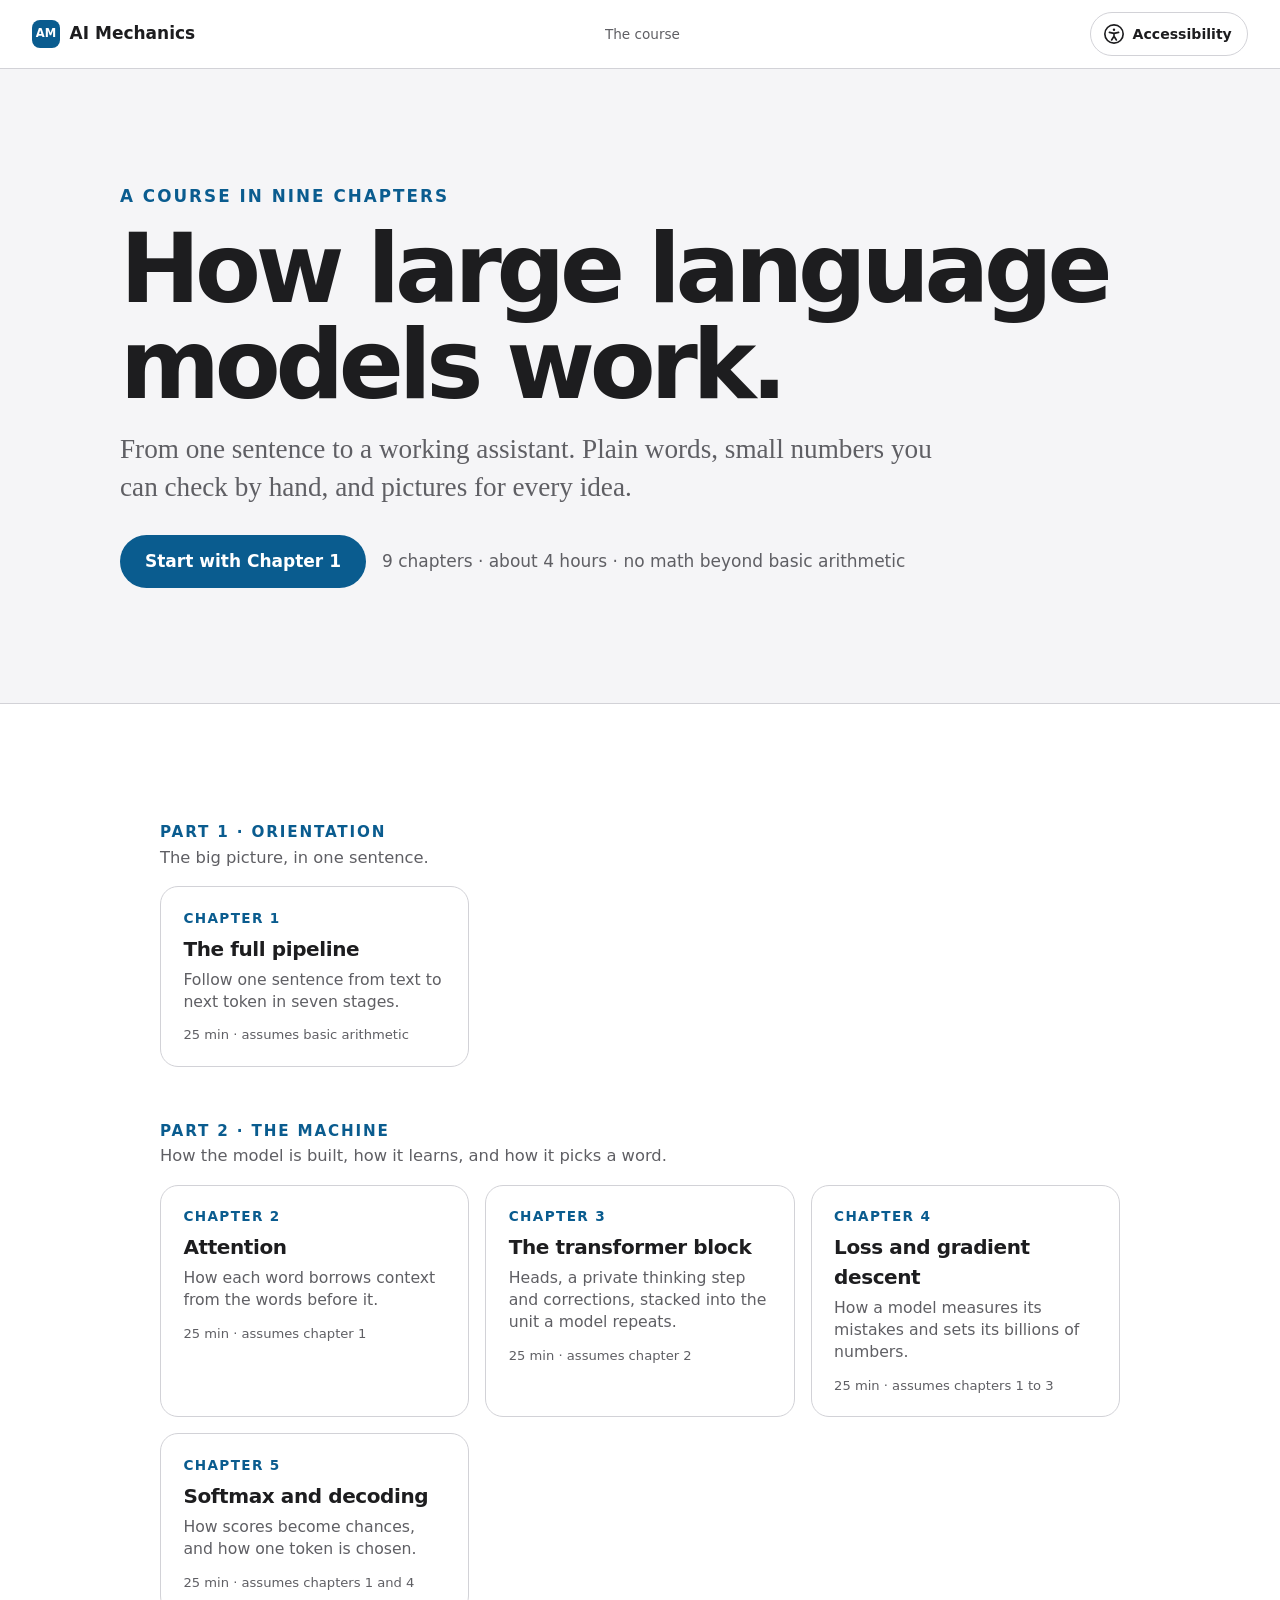
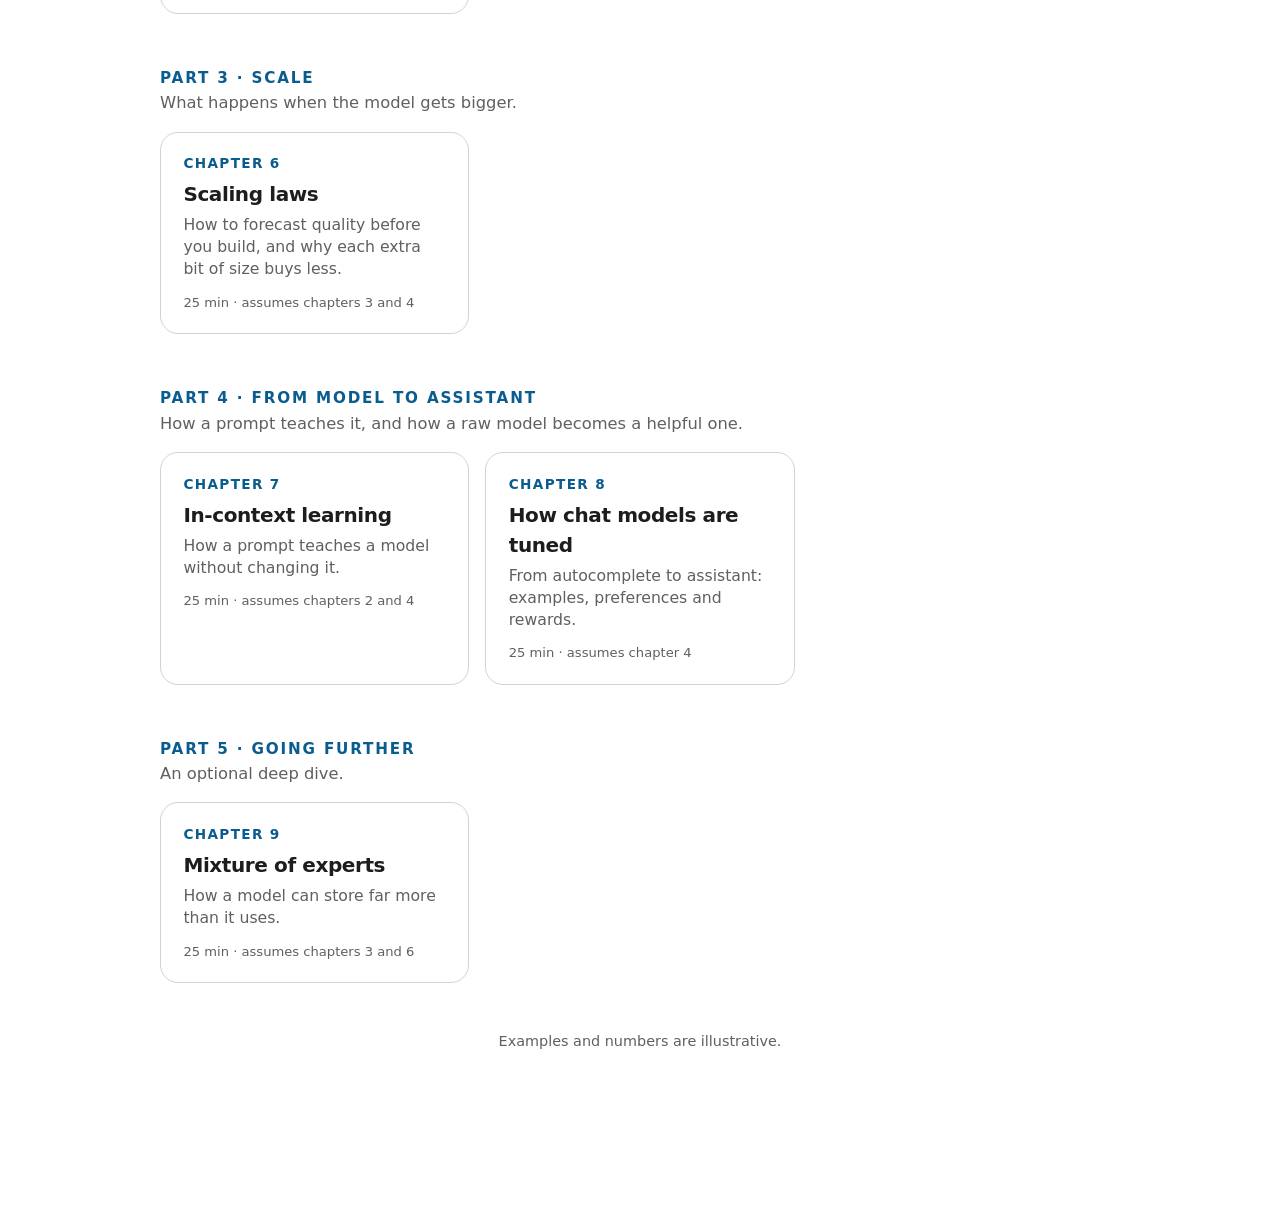
<file: index.html>
<!doctype html>
<html lang="en">
<head>
<meta charset="utf-8">
<meta name="viewport" content="width=device-width, initial-scale=1">
<title>AI Mechanics: How large language models work</title>
<meta name="description" content="A nine-chapter course on how large language models work. Plain words, small numbers you can check by hand, and a picture for every idea.">
<meta name="theme-color" content="#0a5c8f">
<link rel="icon" href="favicon.svg" type="image/svg+xml">
<link rel="apple-touch-icon" href="assets/apple-touch-icon.png">
<link rel="canonical" href="https://matthewschmidt1-lgtm.github.io/ai-mechanics/">
<meta property="og:type" content="website">
<meta property="og:site_name" content="AI Mechanics">
<meta property="og:title" content="AI Mechanics: How large language models work">
<meta property="og:description" content="A nine-chapter course on how large language models work. Plain words, small numbers you can check by hand, and a picture for every idea.">
<meta property="og:url" content="https://matthewschmidt1-lgtm.github.io/ai-mechanics/">
<meta property="og:image" content="https://matthewschmidt1-lgtm.github.io/ai-mechanics/assets/og.png">
<meta name="twitter:card" content="summary_large_image">
<link rel="stylesheet" href="css/book.css?v=2.2">
<script src="js/prefs.js?v=2.2"></script>
</head>
<body>
<div id="app"><noscript><p style="font:17px/1.5 -apple-system,Segoe UI,Roboto,sans-serif;max-width:34em;margin:4rem auto;padding:0 1.2rem">AI Mechanics needs JavaScript to show its chapters and figures. Please turn it on, or open this page in a different browser.</p></noscript></div>
<script>window.__video=1; window.__story=0;</script>
<script src="js/kit.js?v=2.2"></script>
<script src="js/chapters.js?v=2.2"></script>
<script src="js/home.js?v=2.2"></script>
</body>
</html>
</file>
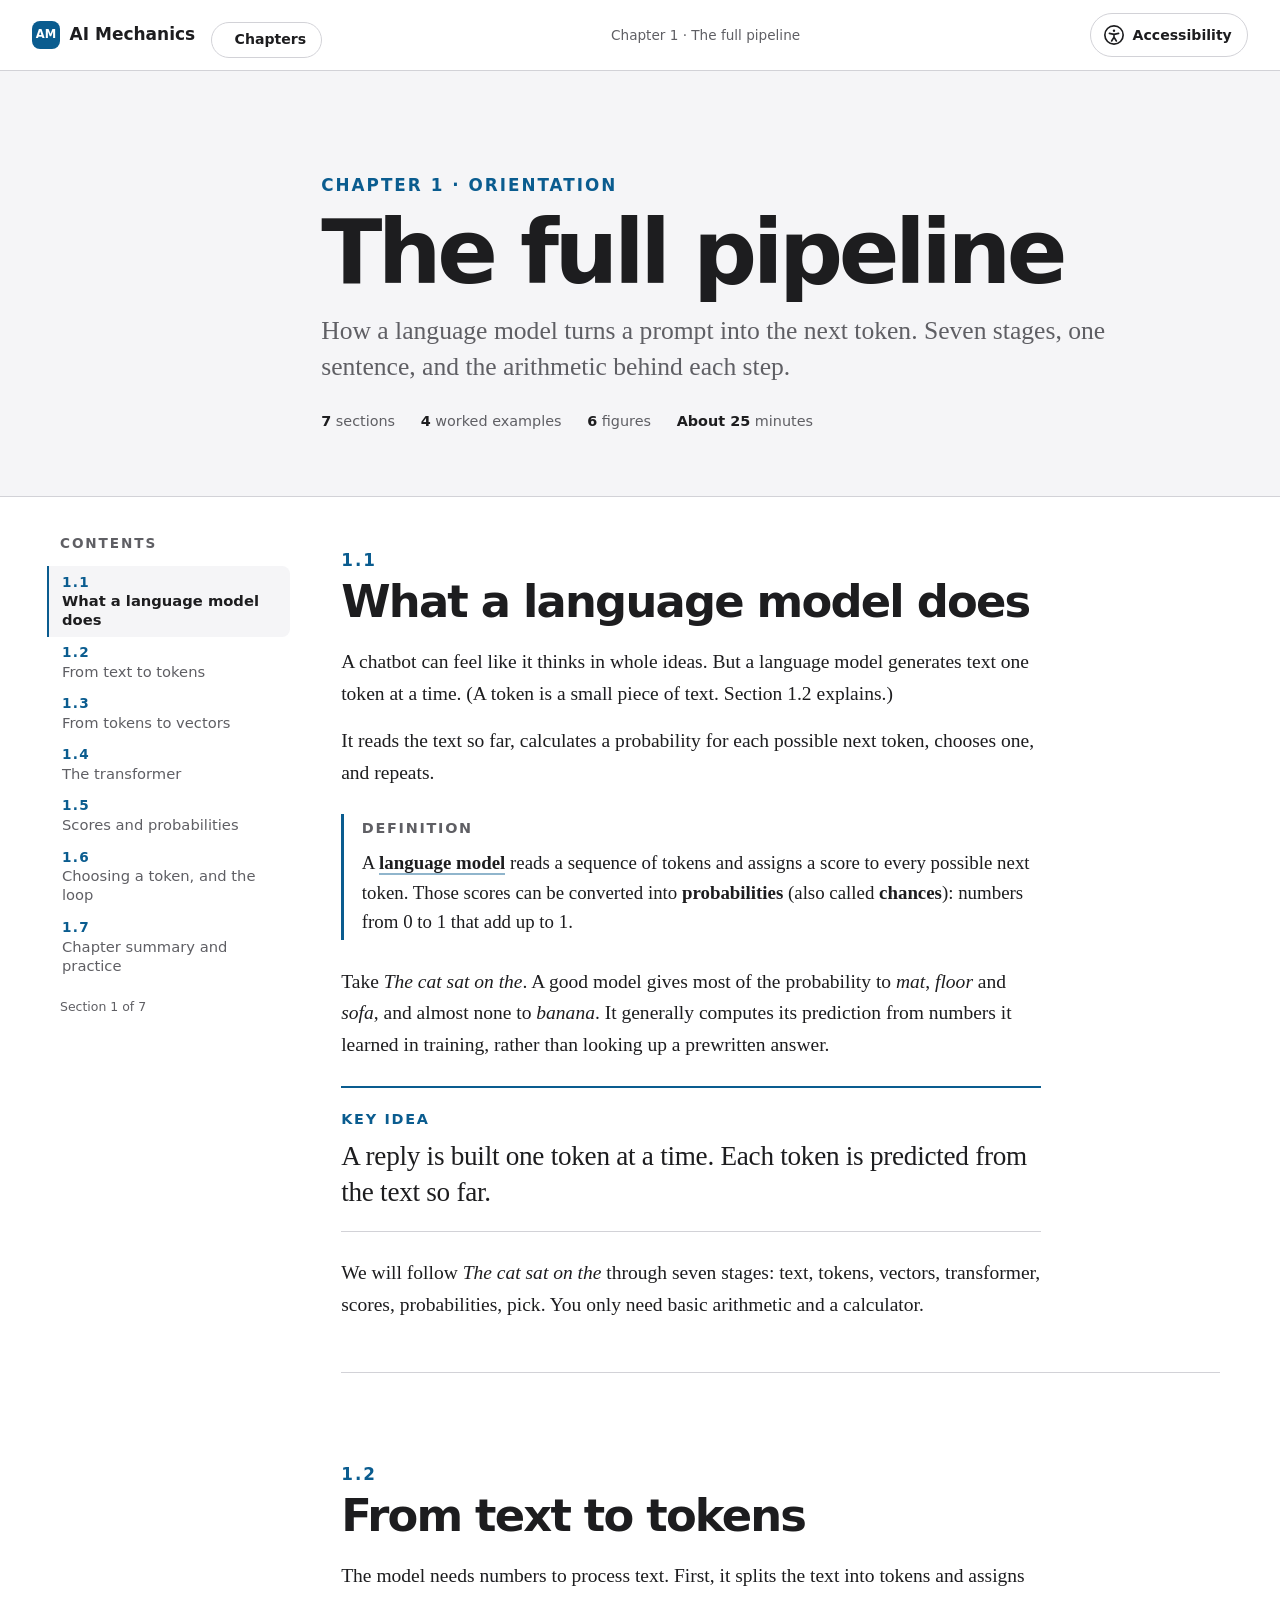
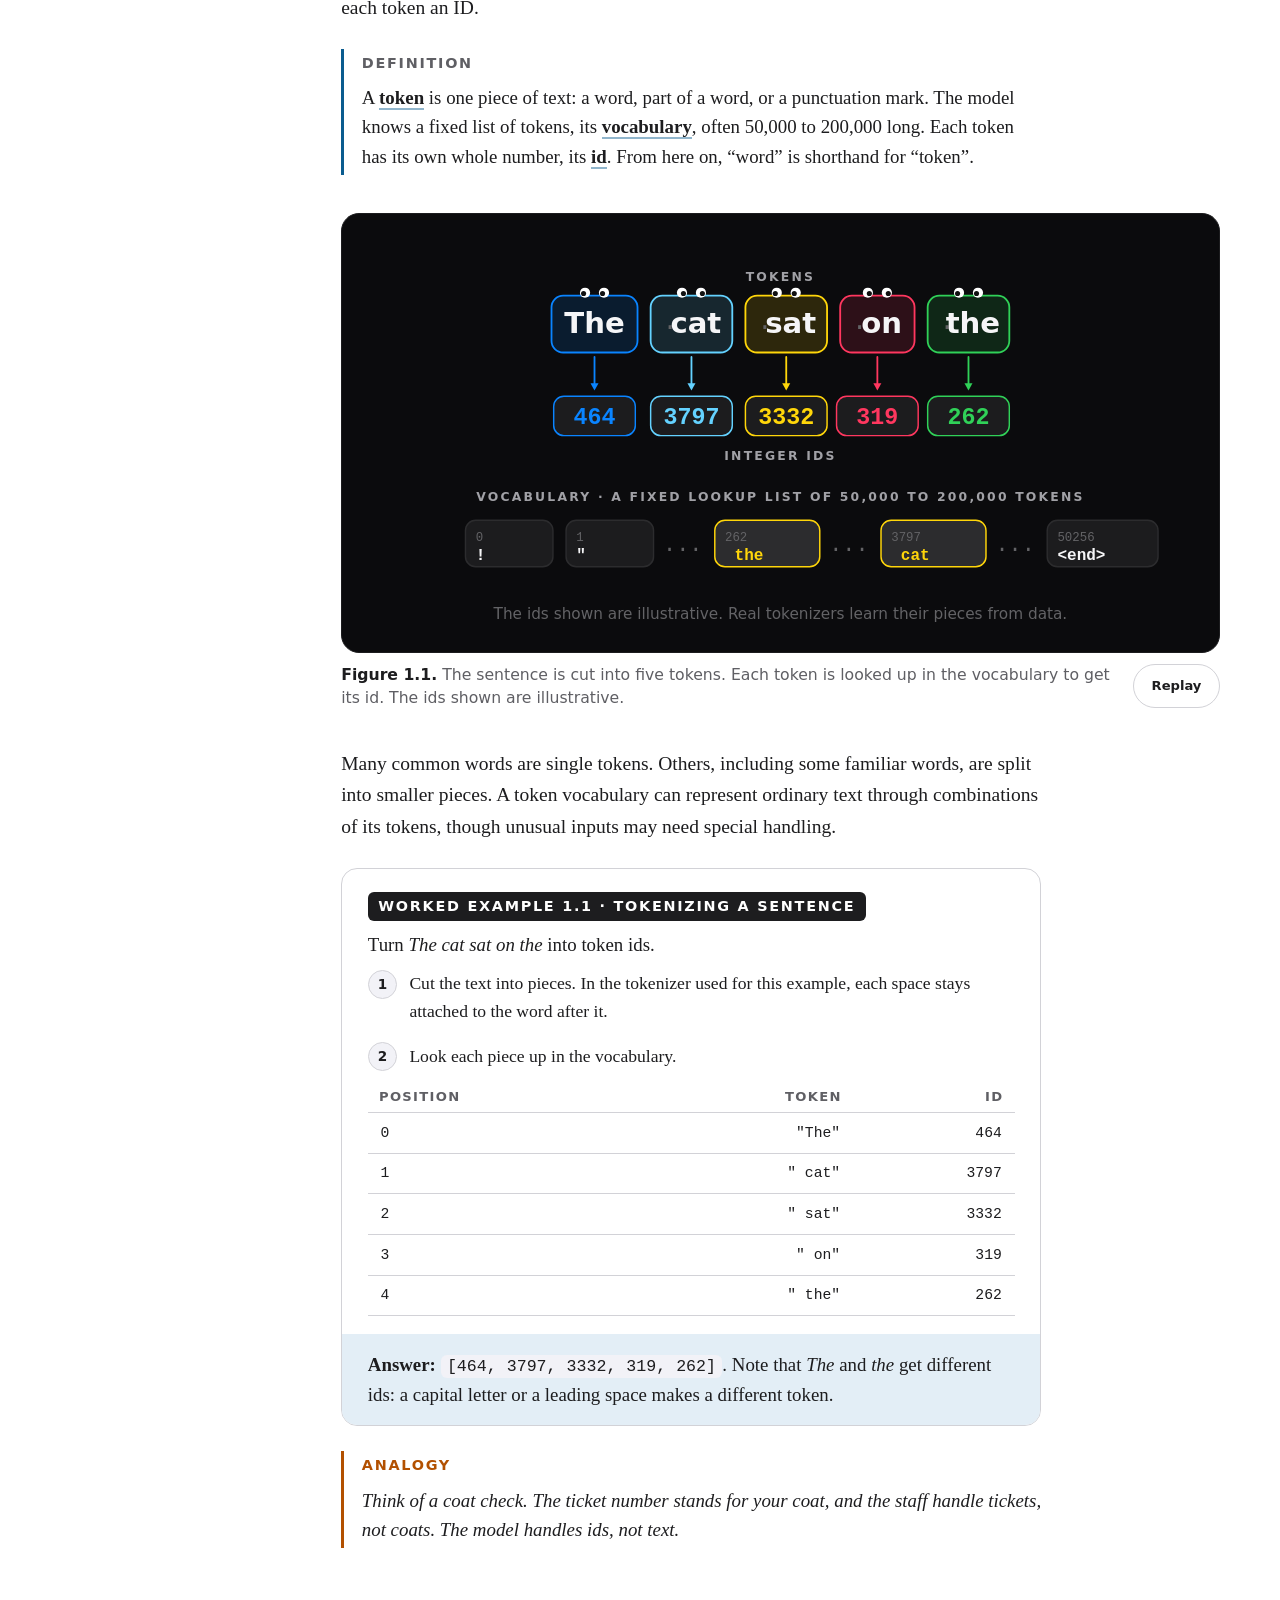
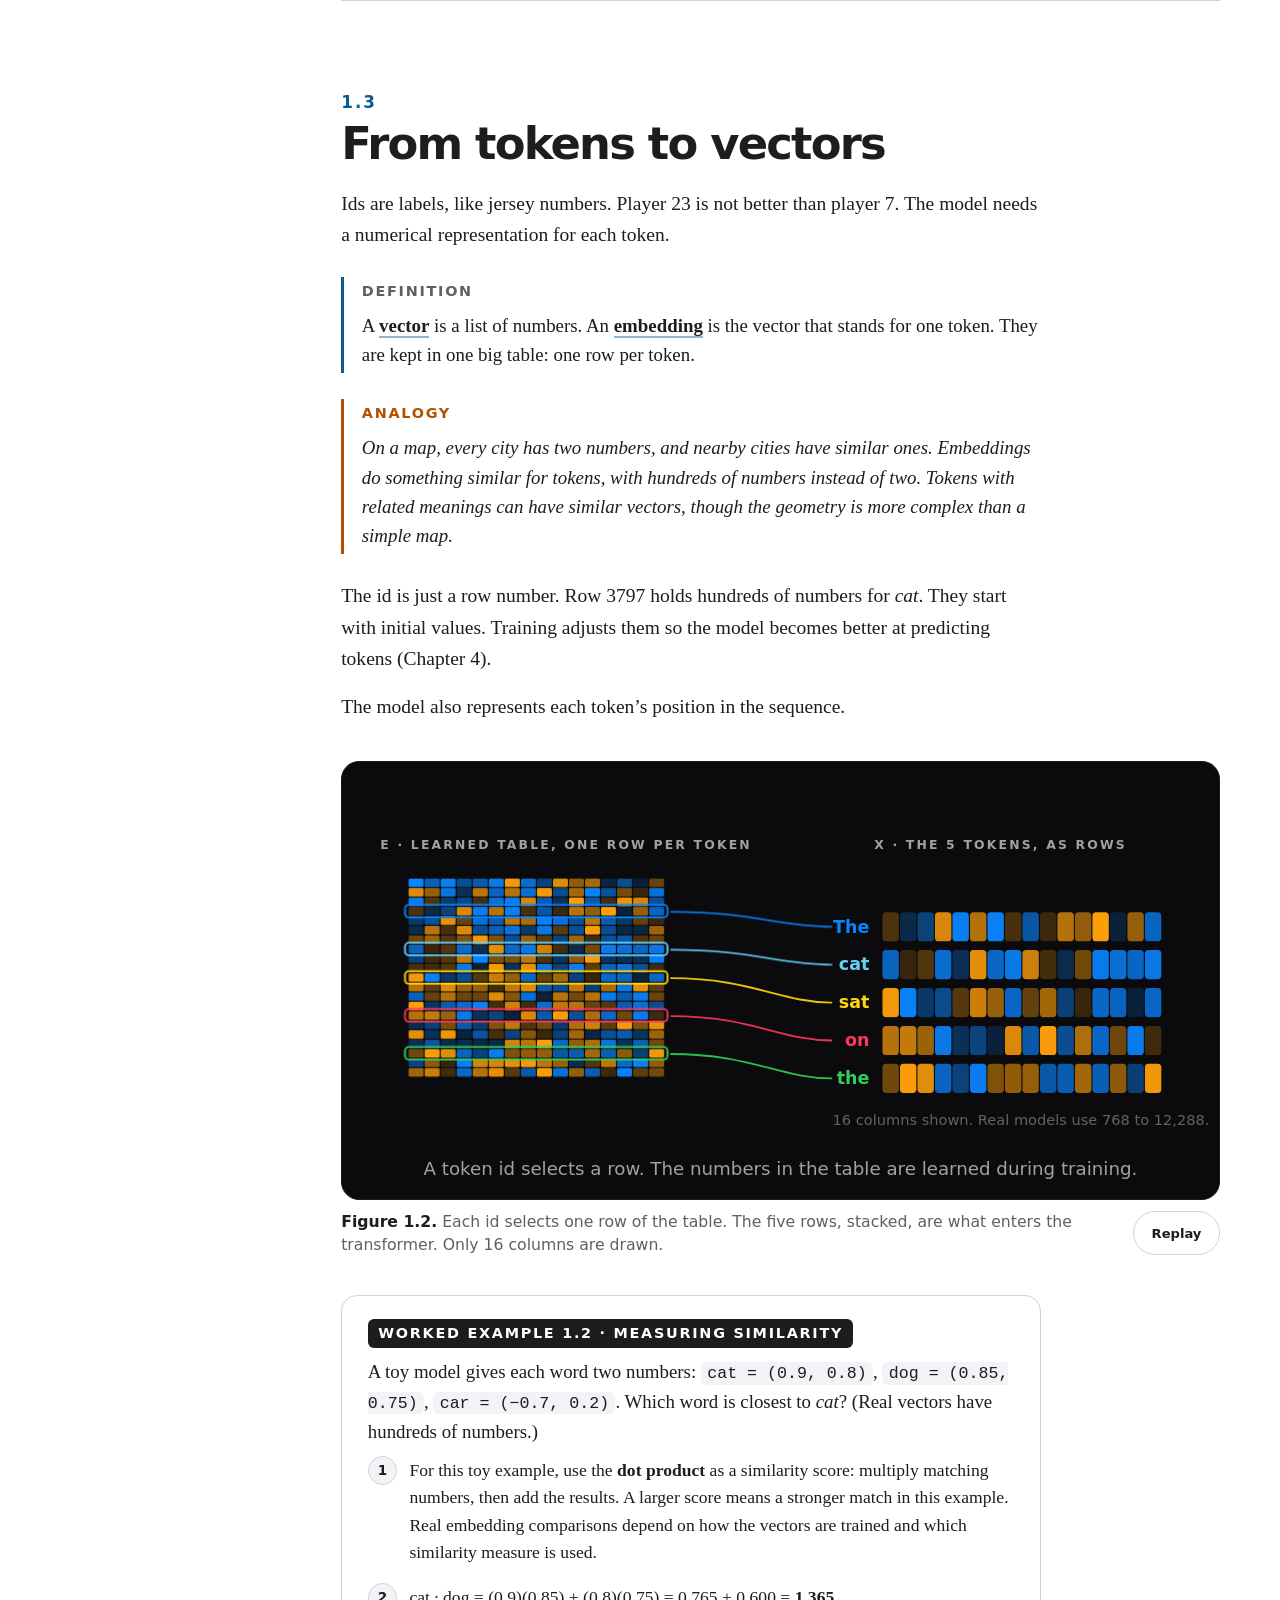
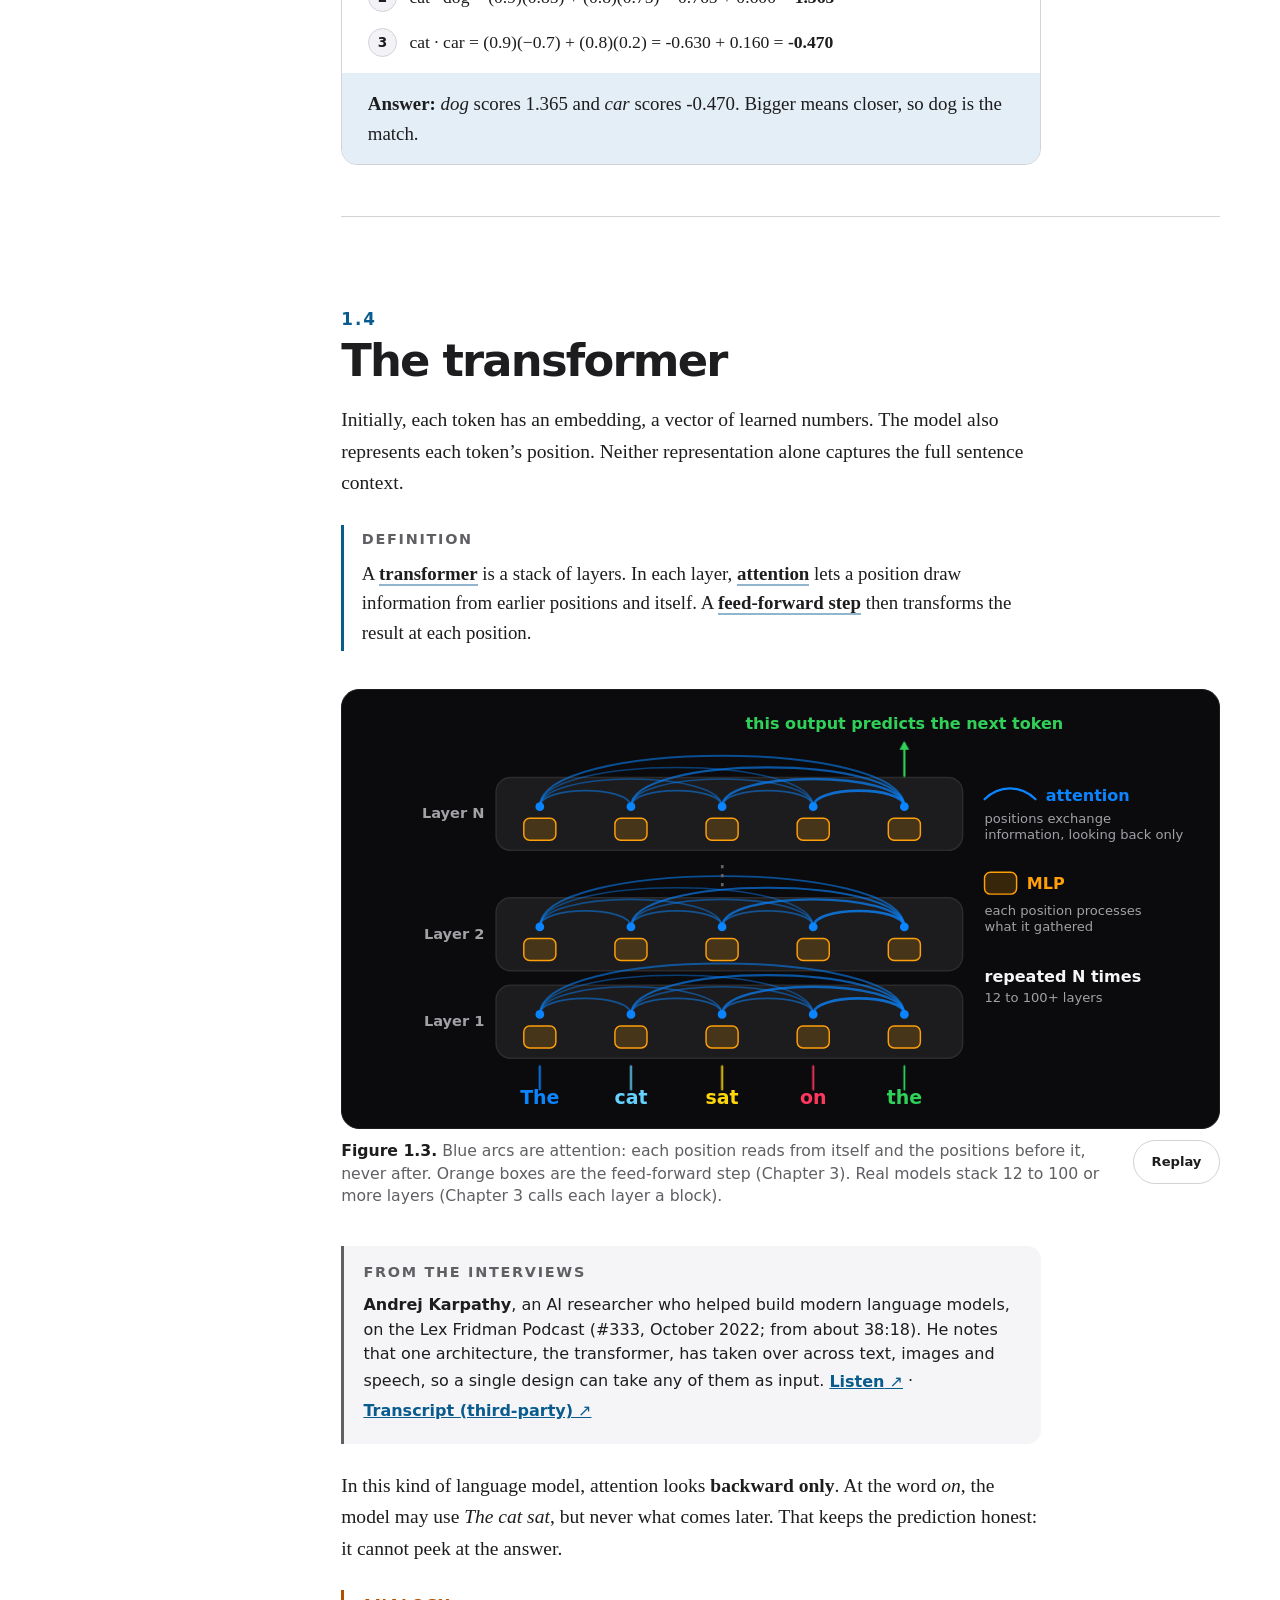
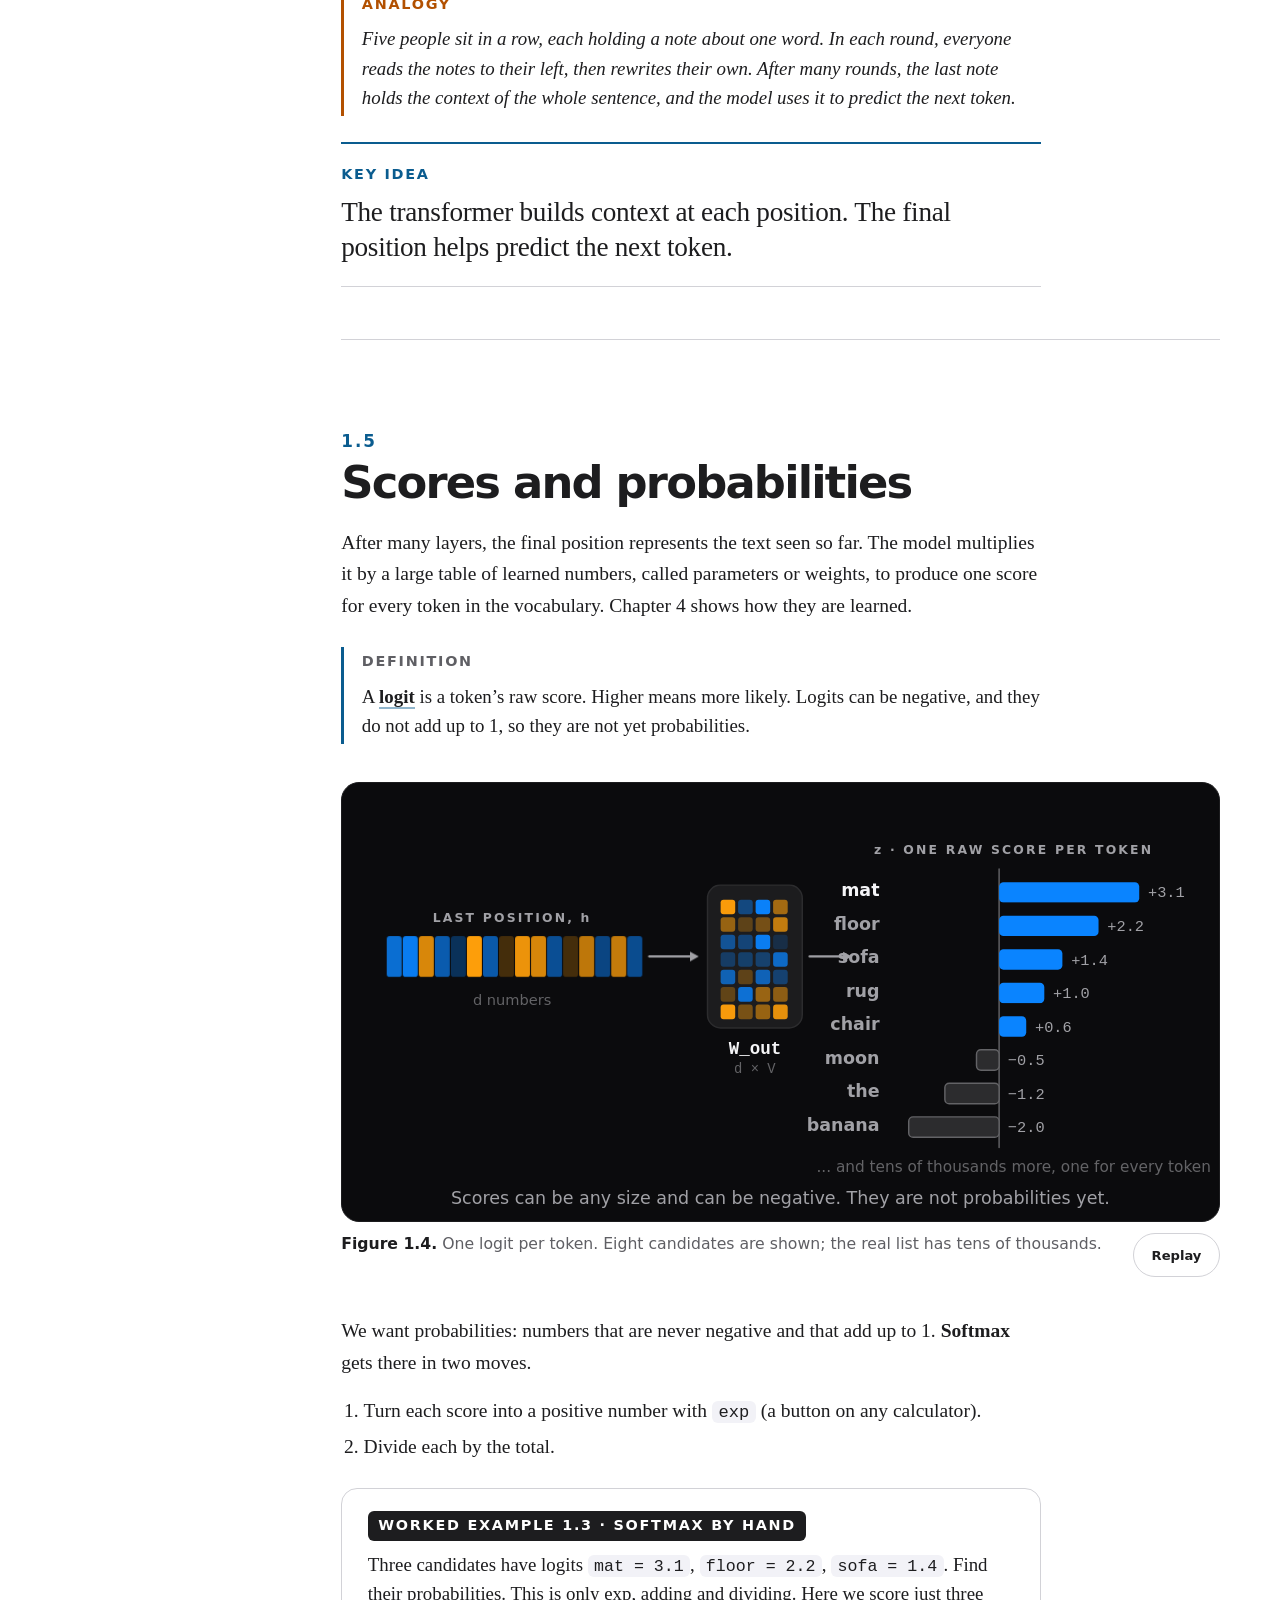
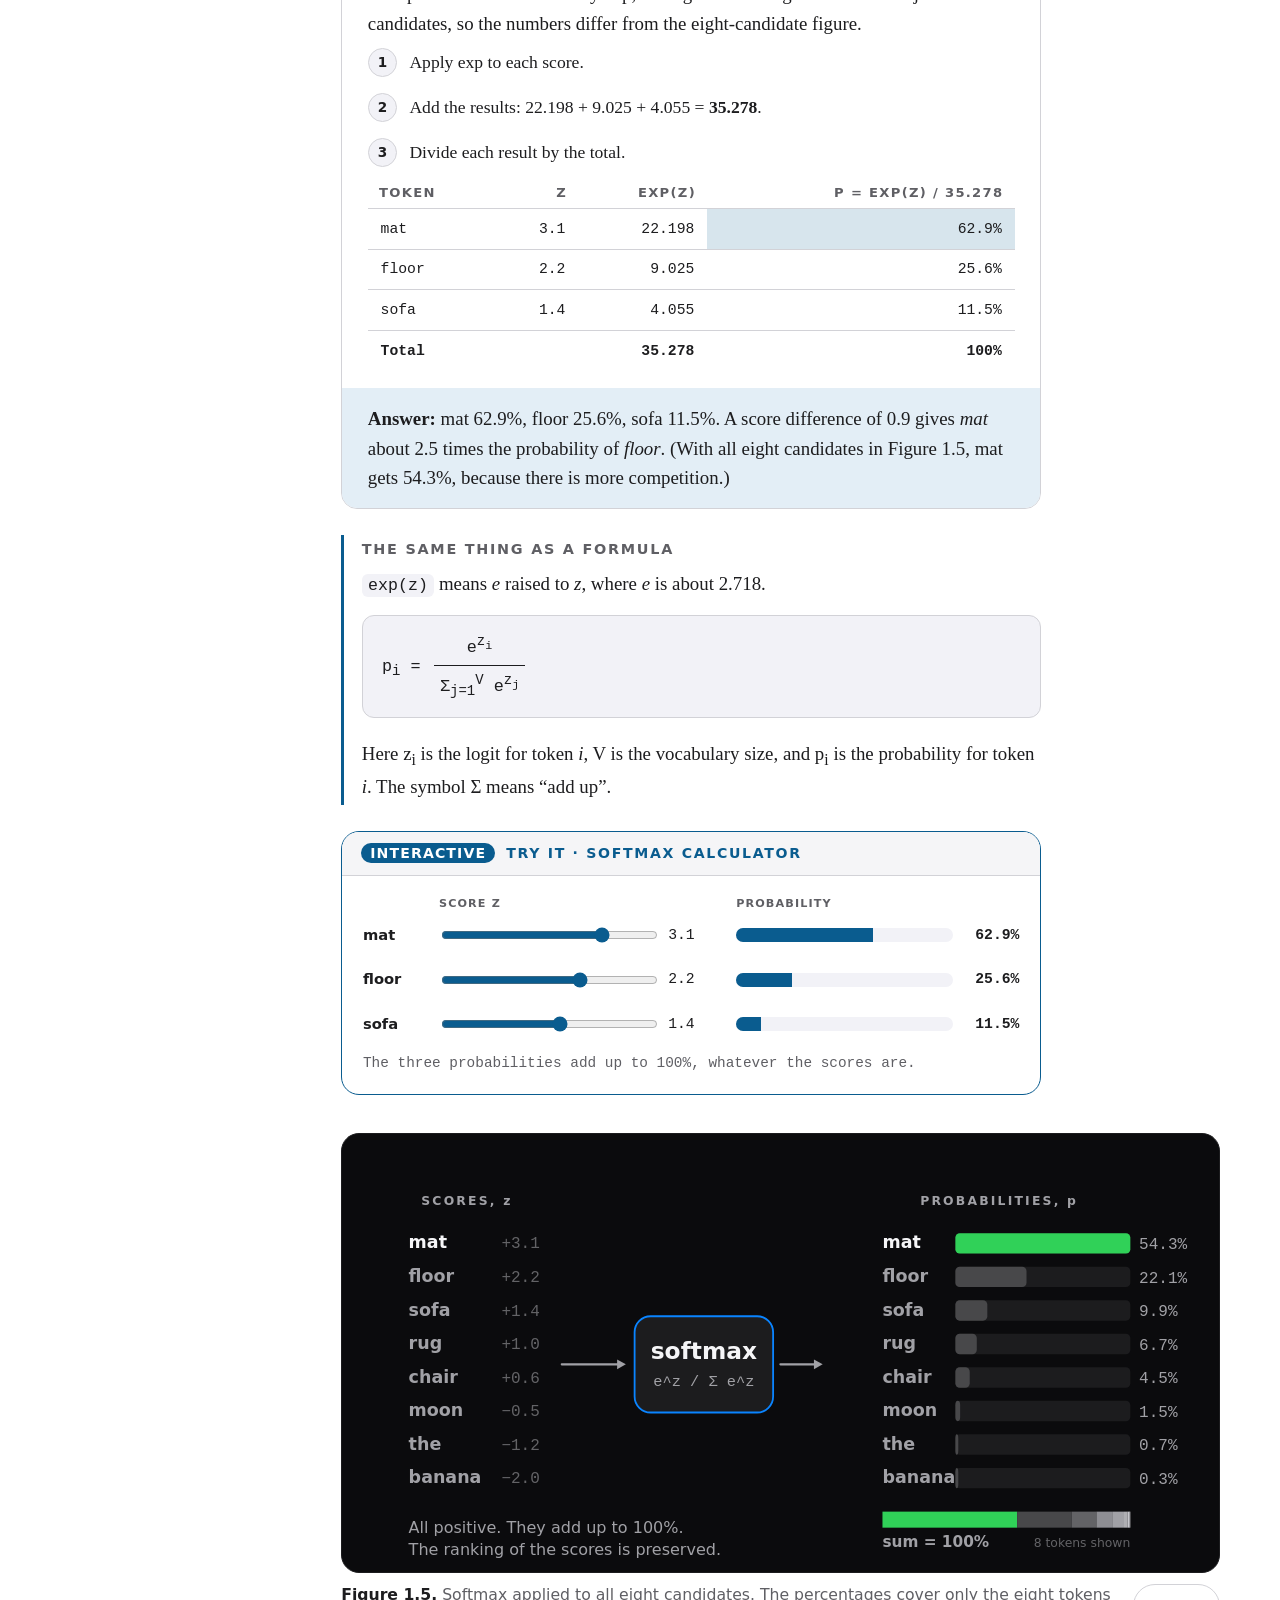
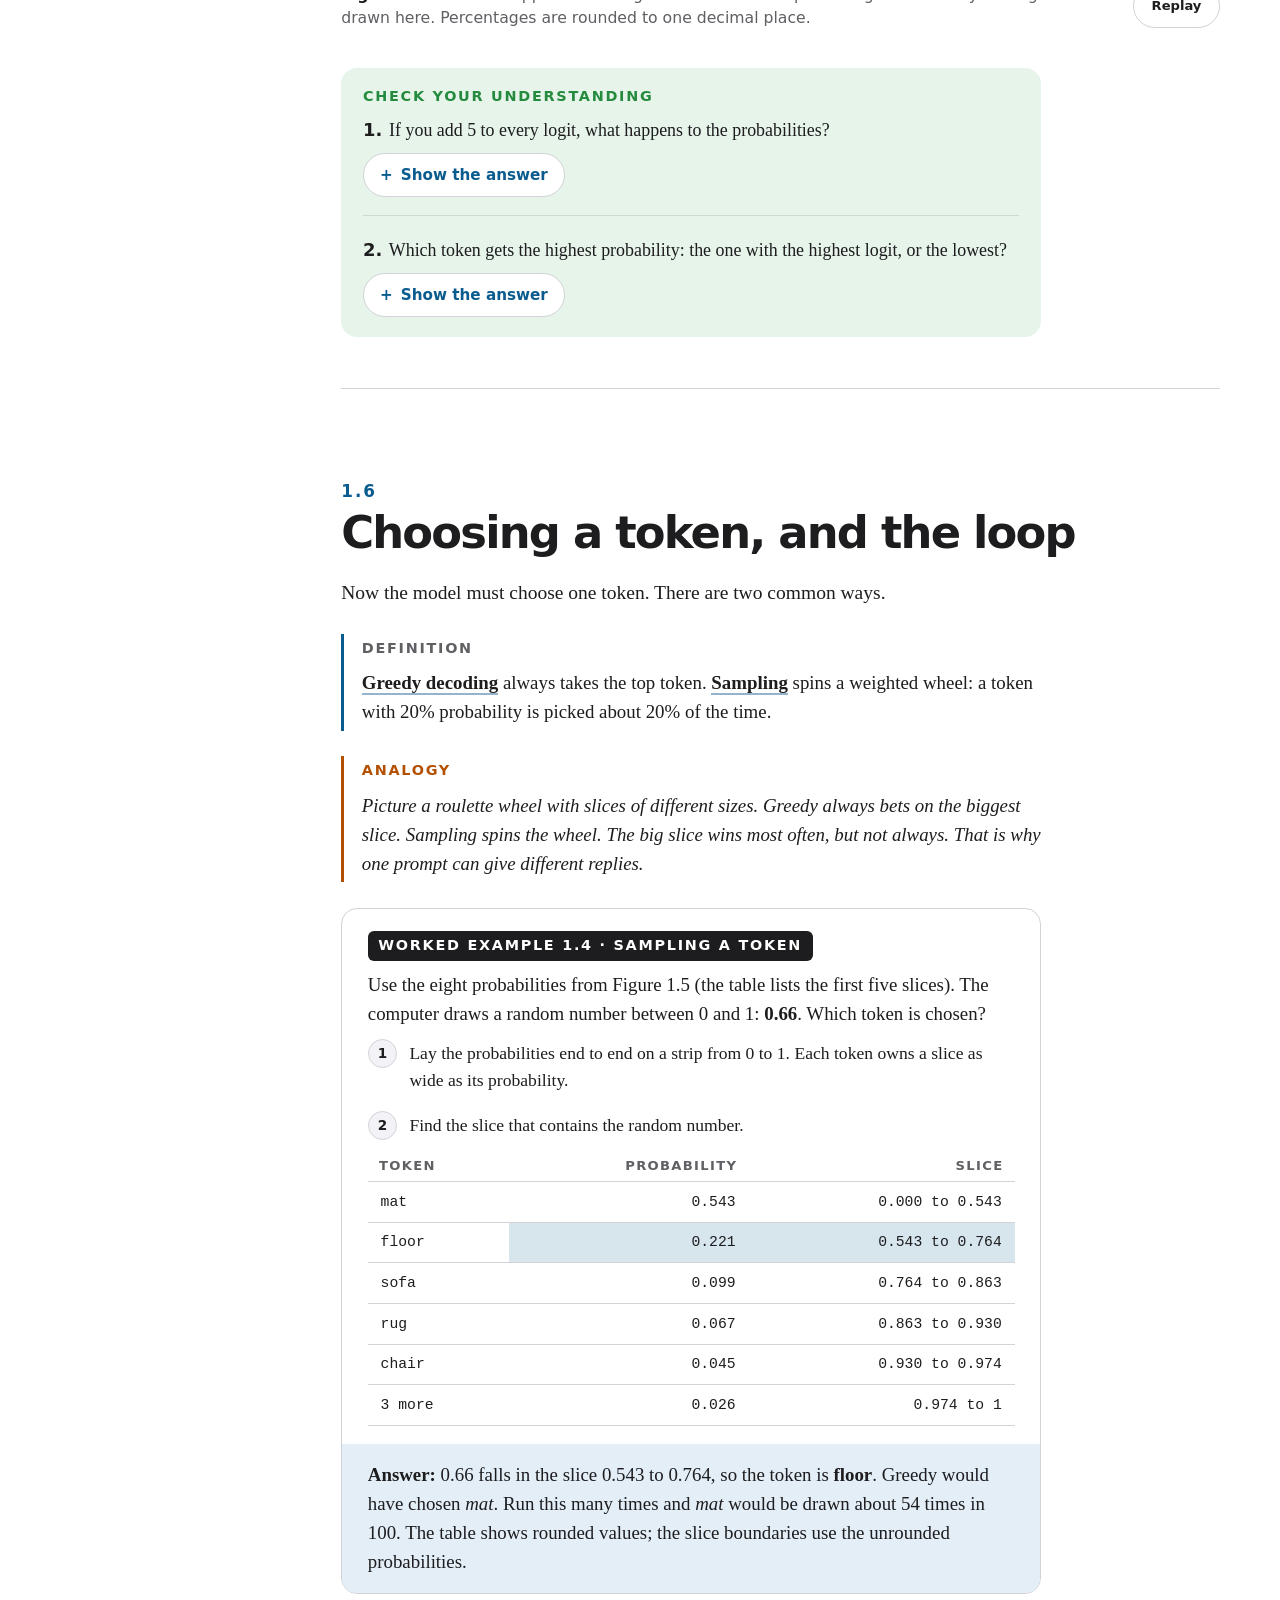
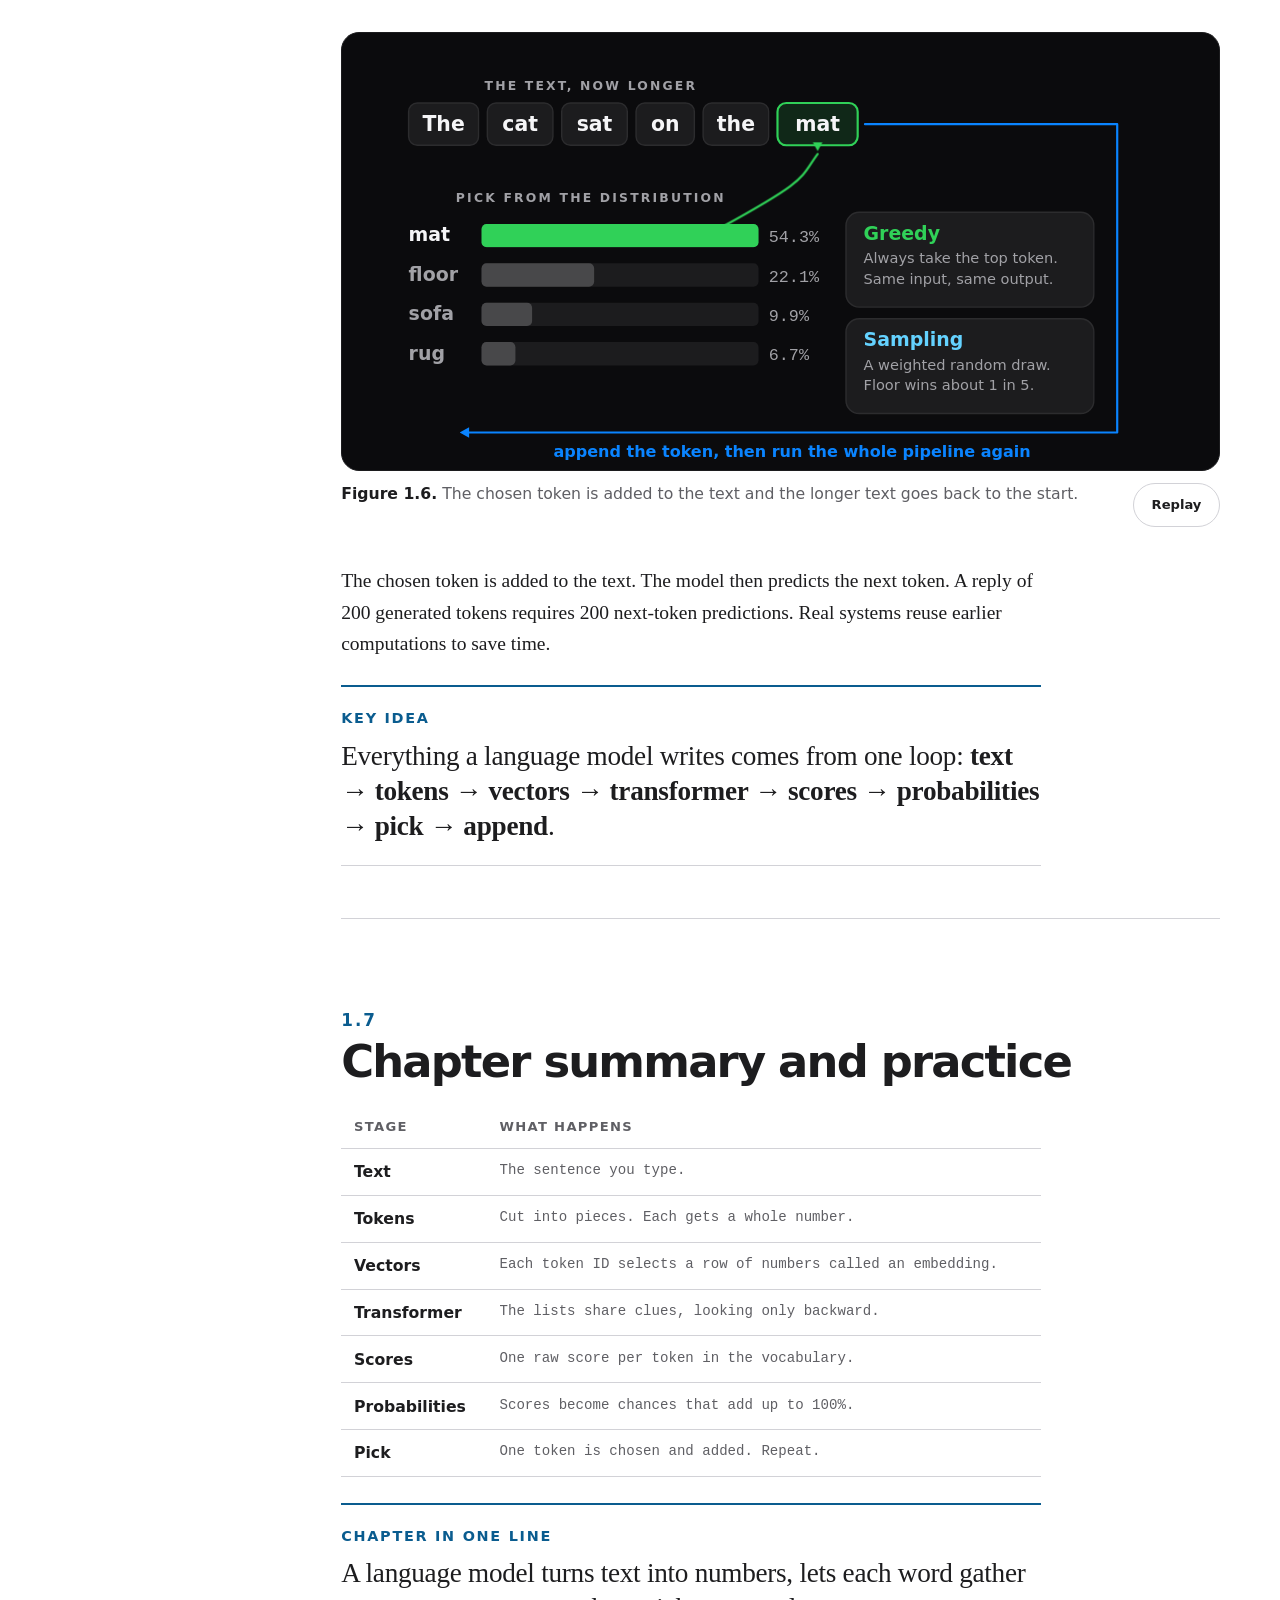
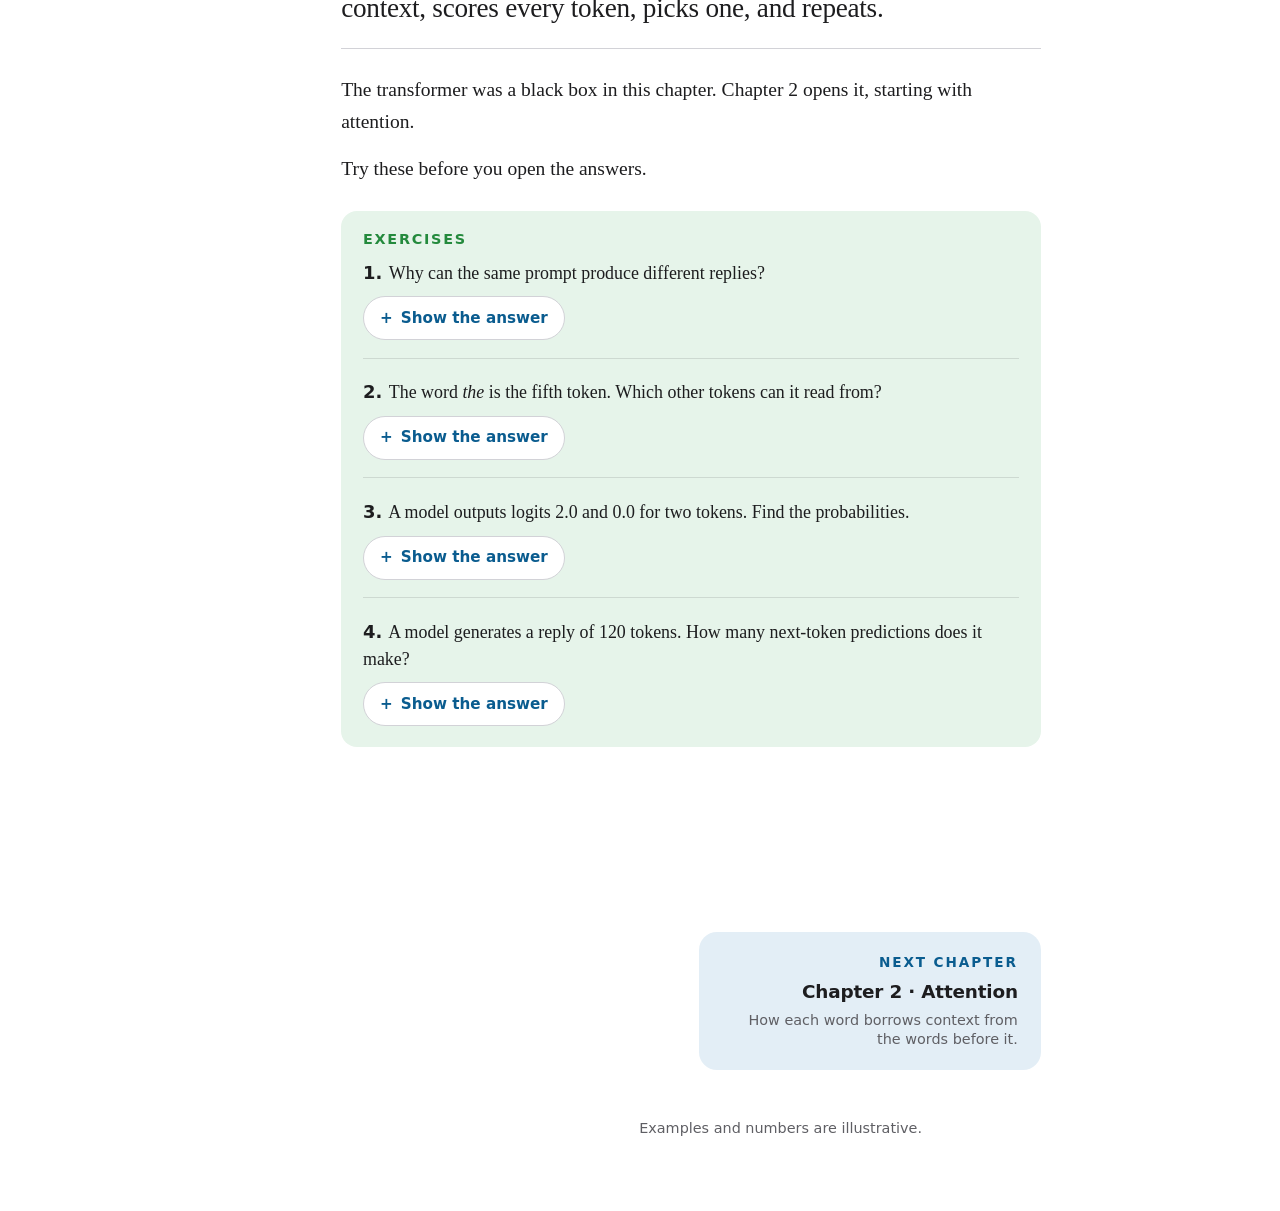
<file: chapter1.html>
<!doctype html>
<html lang="en">
<head>
<meta charset="utf-8">
<meta name="viewport" content="width=device-width, initial-scale=1">
<title>AI Mechanics: Chapter 1, The full pipeline</title>
<meta name="description" content="Follow one sentence from text to next token in seven stages.">
<meta name="theme-color" content="#0a5c8f">
<link rel="icon" href="favicon.svg" type="image/svg+xml">
<link rel="apple-touch-icon" href="assets/apple-touch-icon.png">
<link rel="canonical" href="https://matthewschmidt1-lgtm.github.io/ai-mechanics/chapter1.html">
<meta property="og:type" content="website">
<meta property="og:site_name" content="AI Mechanics">
<meta property="og:title" content="AI Mechanics: Chapter 1, The full pipeline">
<meta property="og:description" content="Follow one sentence from text to next token in seven stages.">
<meta property="og:url" content="https://matthewschmidt1-lgtm.github.io/ai-mechanics/chapter1.html">
<meta property="og:image" content="https://matthewschmidt1-lgtm.github.io/ai-mechanics/assets/og.png">
<meta name="twitter:card" content="summary_large_image">
<link rel="stylesheet" href="css/book.css?v=2.2">
<script src="js/prefs.js?v=2.2"></script>
</head>
<body>
<div id="app"><noscript><p style="font:17px/1.5 -apple-system,Segoe UI,Roboto,sans-serif;max-width:34em;margin:4rem auto;padding:0 1.2rem">AI Mechanics needs JavaScript to show its chapters and figures. Please turn it on, or open this page in a different browser.</p></noscript></div>
<script>window.__video=1; window.__story=0;</script>
<script src="js/kit.js?v=2.2"></script>
<script src="js/chapters.js?v=2.2"></script>
<script src="js/ill1.js?v=2.2"></script>
<script src="js/book.js?v=2.2"></script>
<script src="js/chapter1.js?v=2.2"></script>
</body>
</html>
</file>
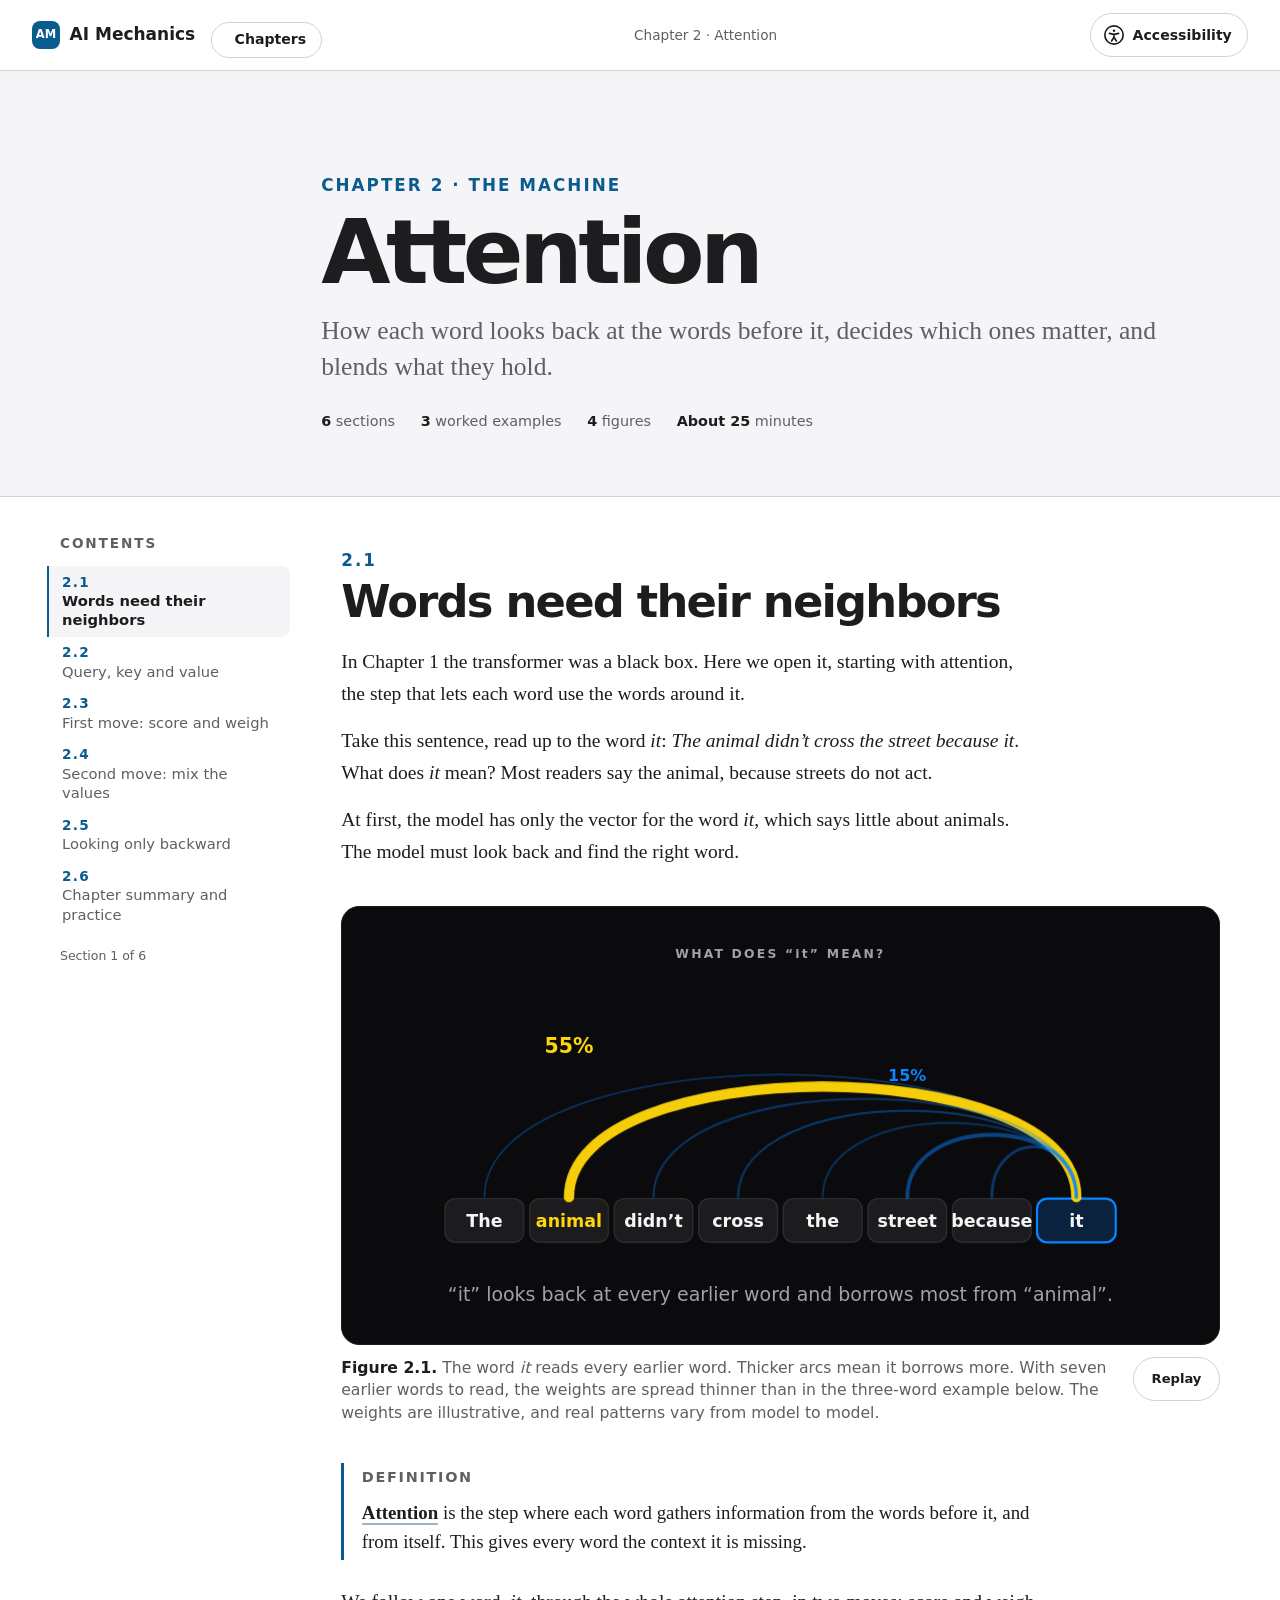
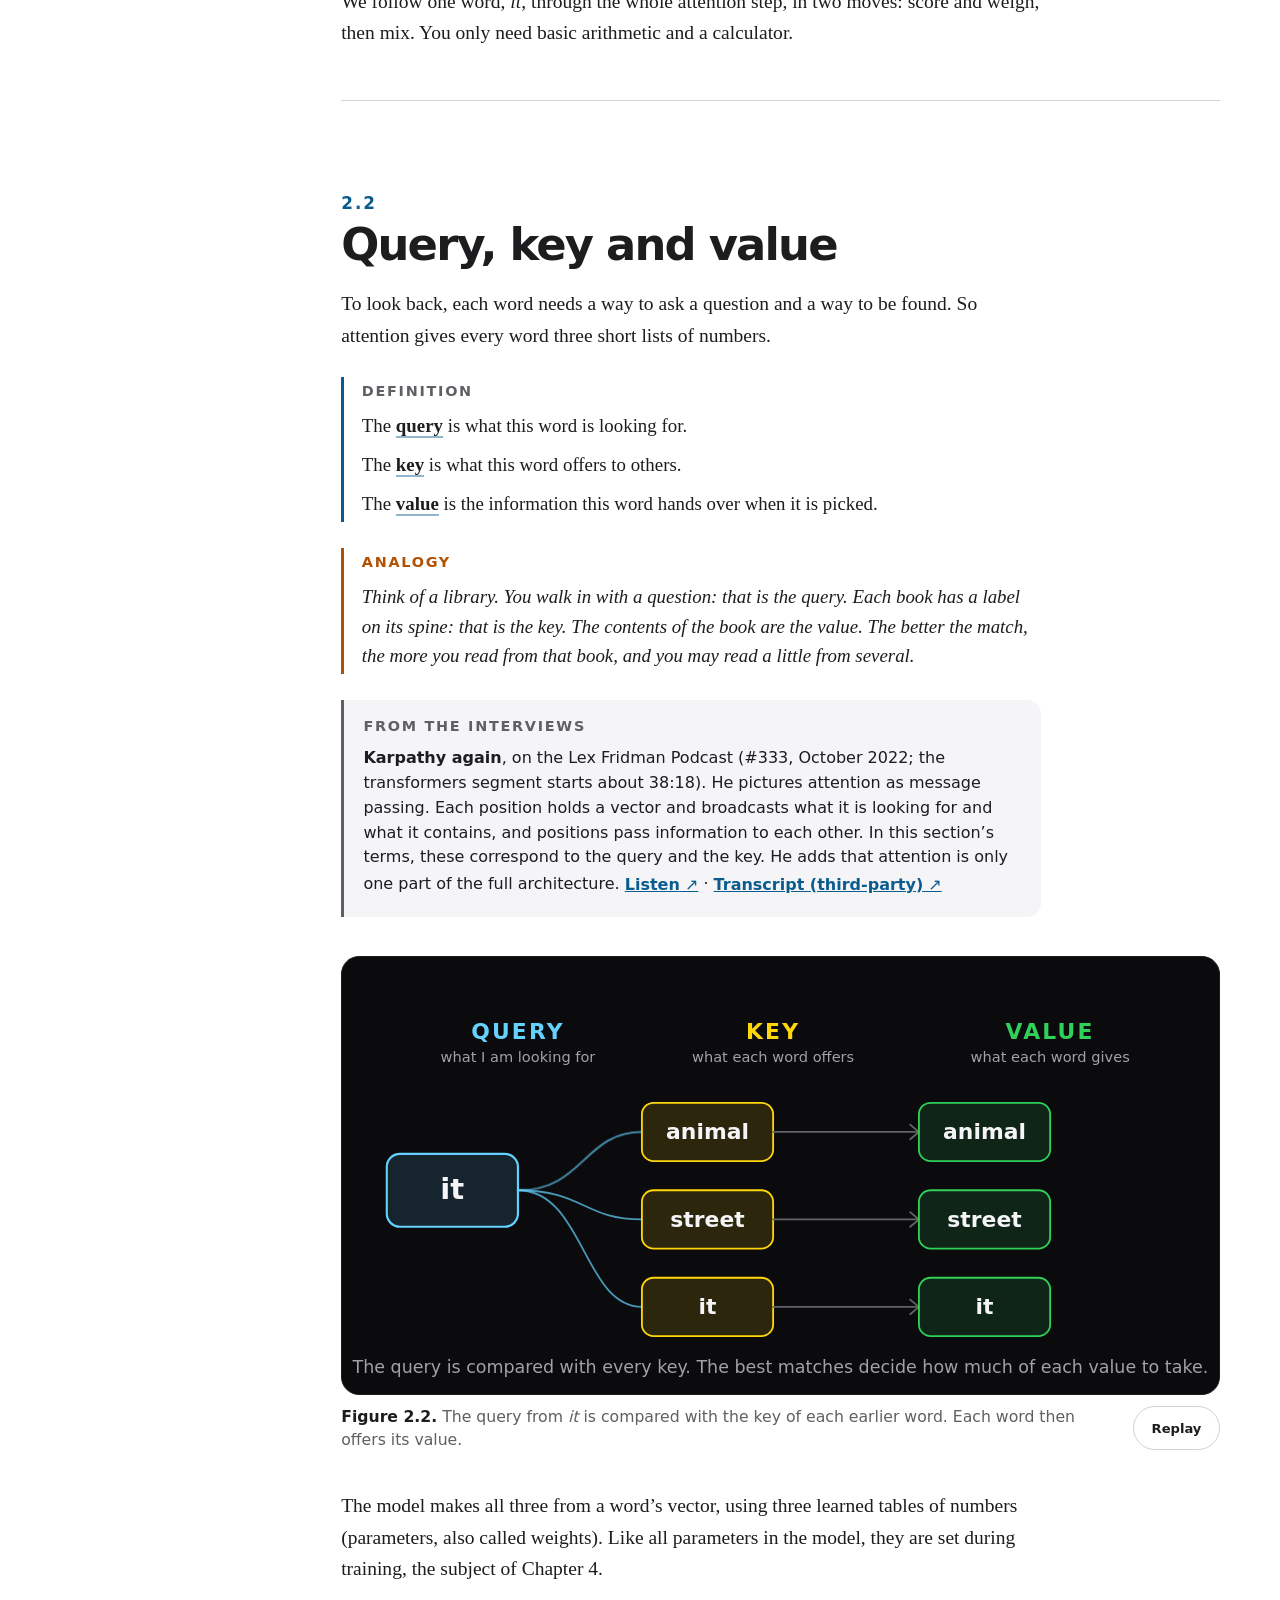
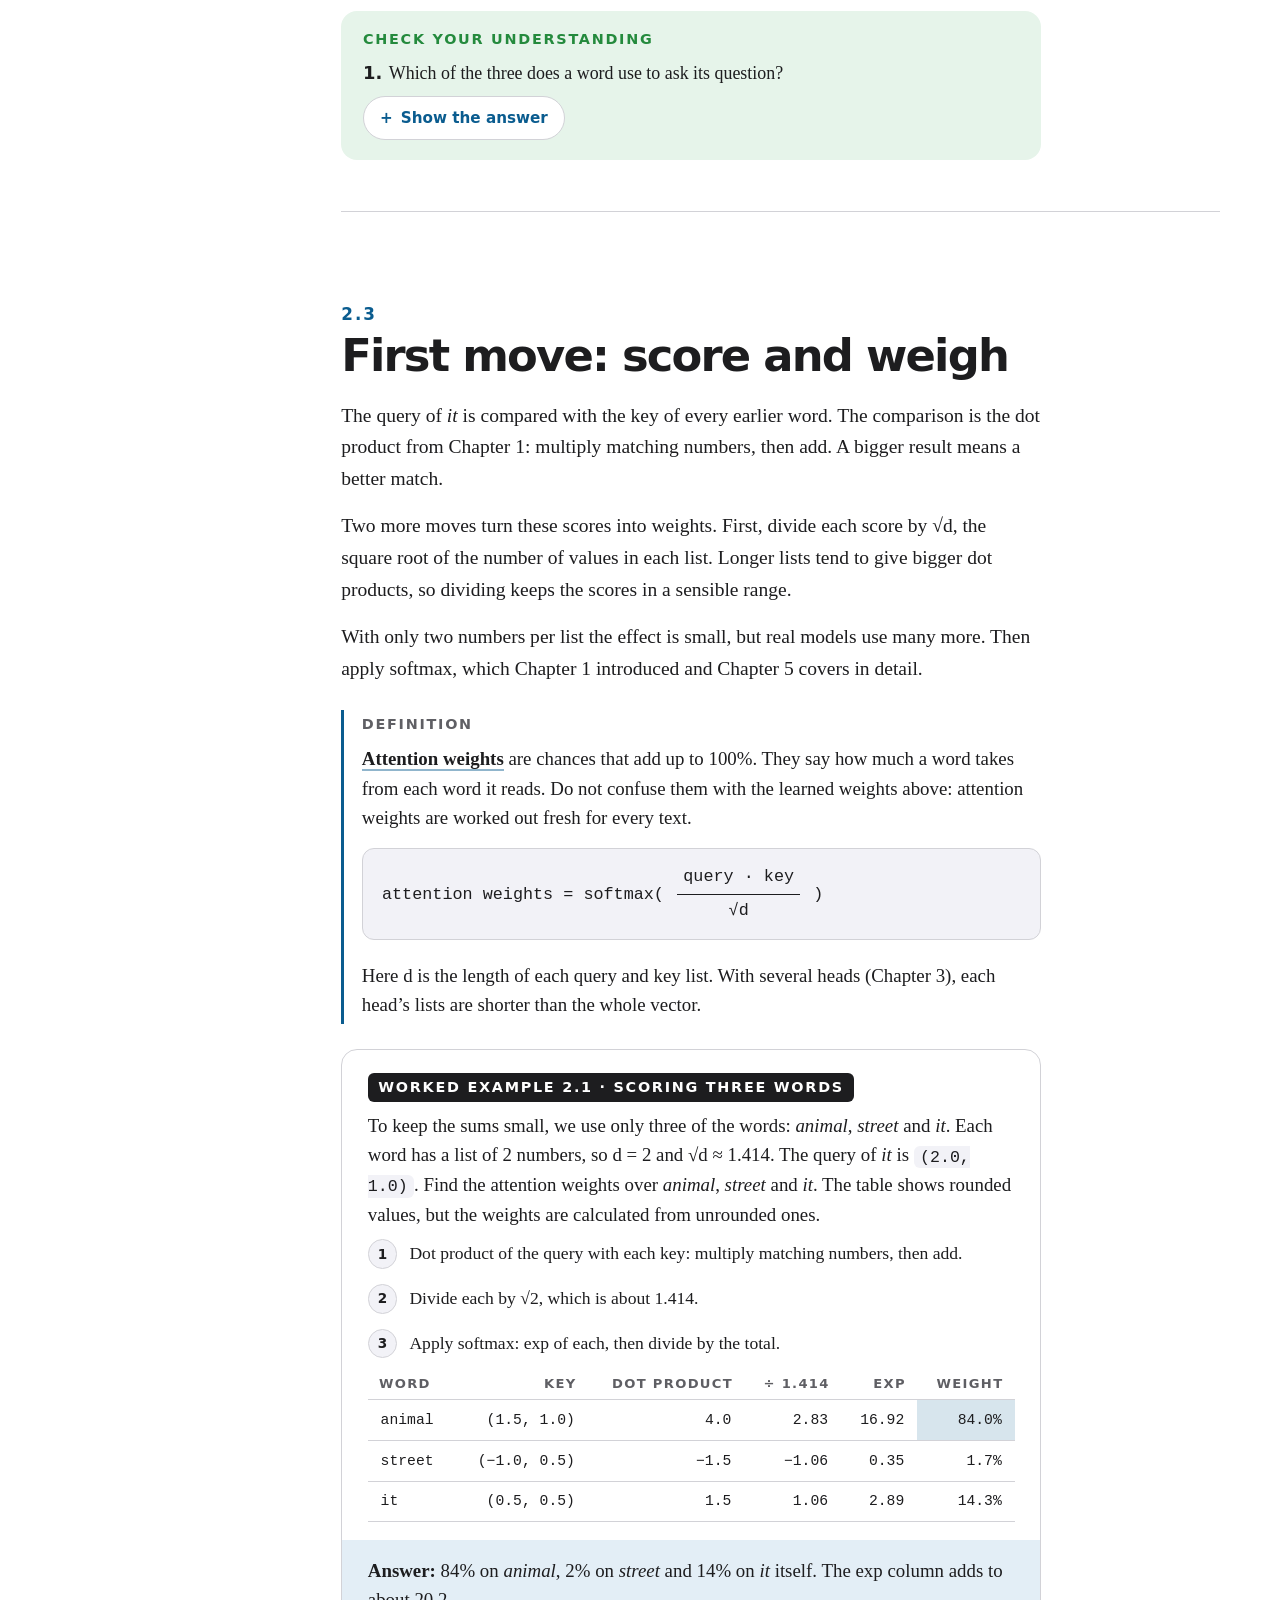
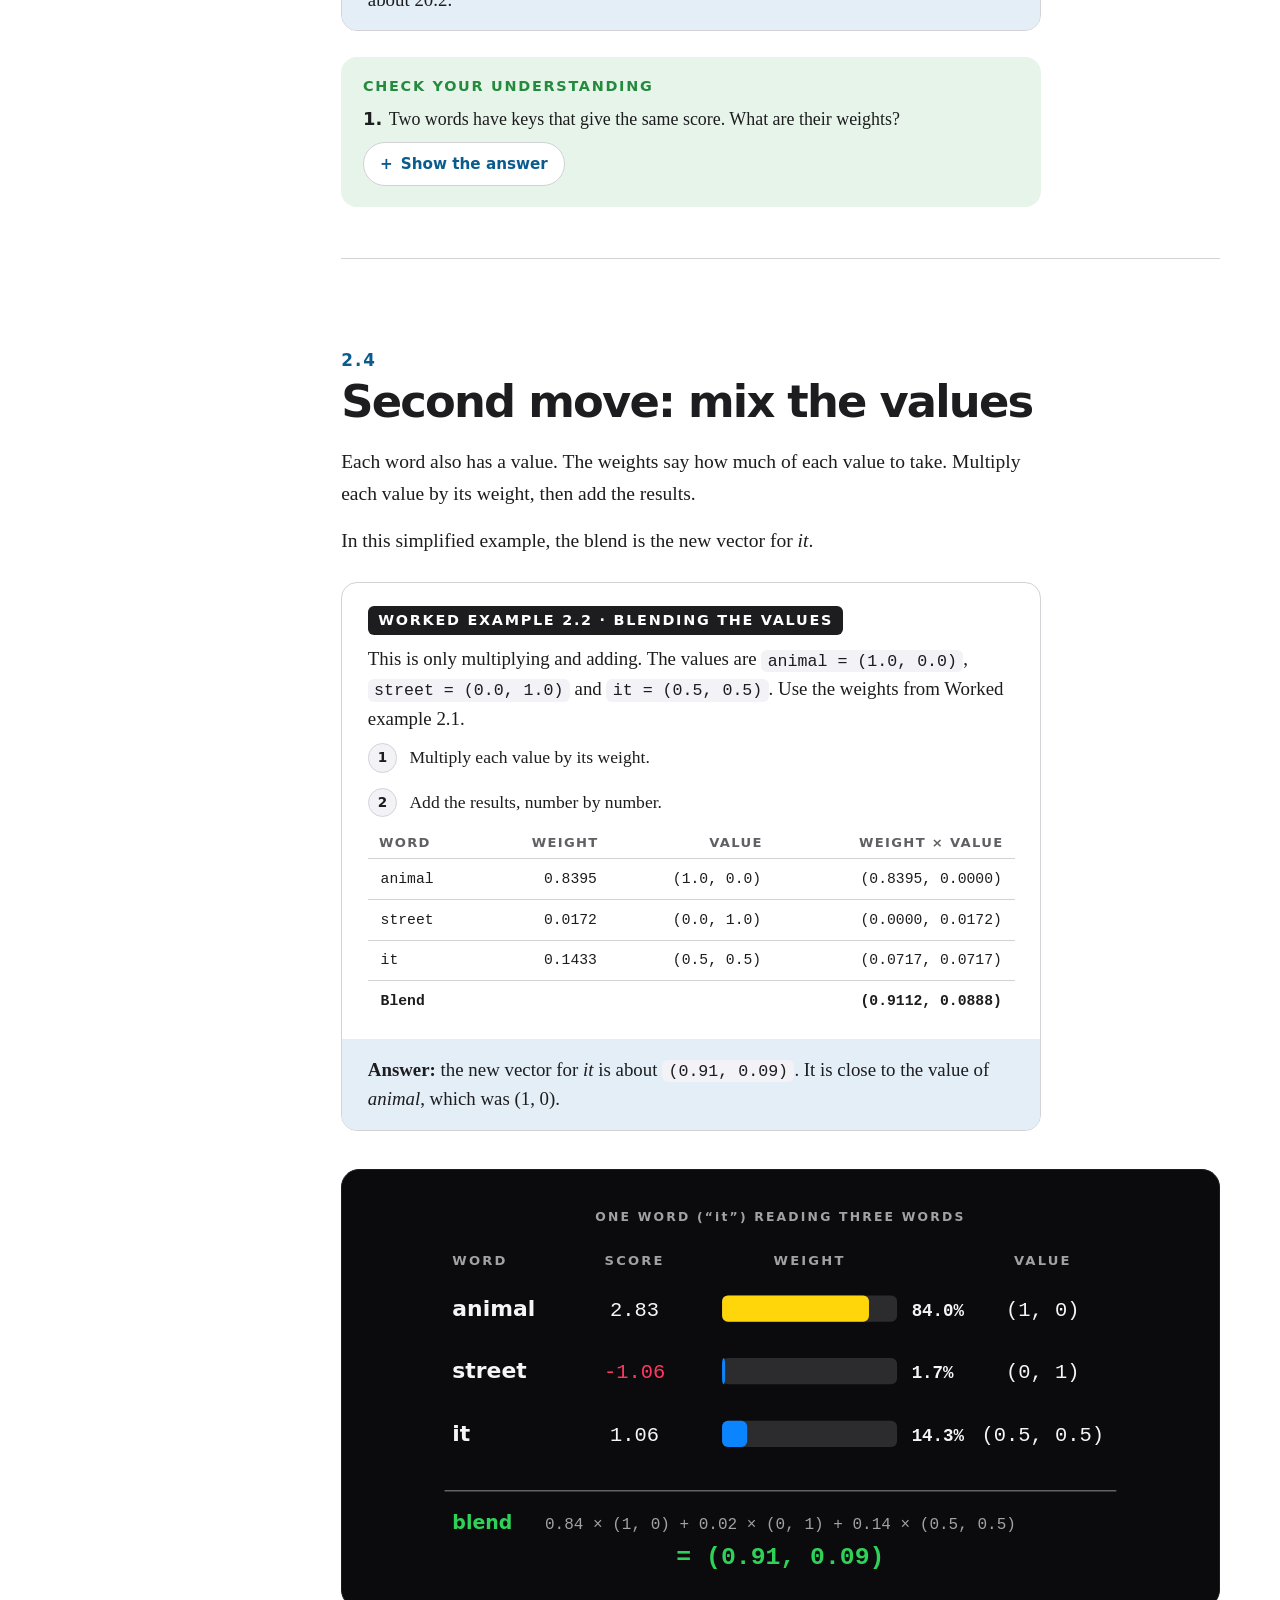
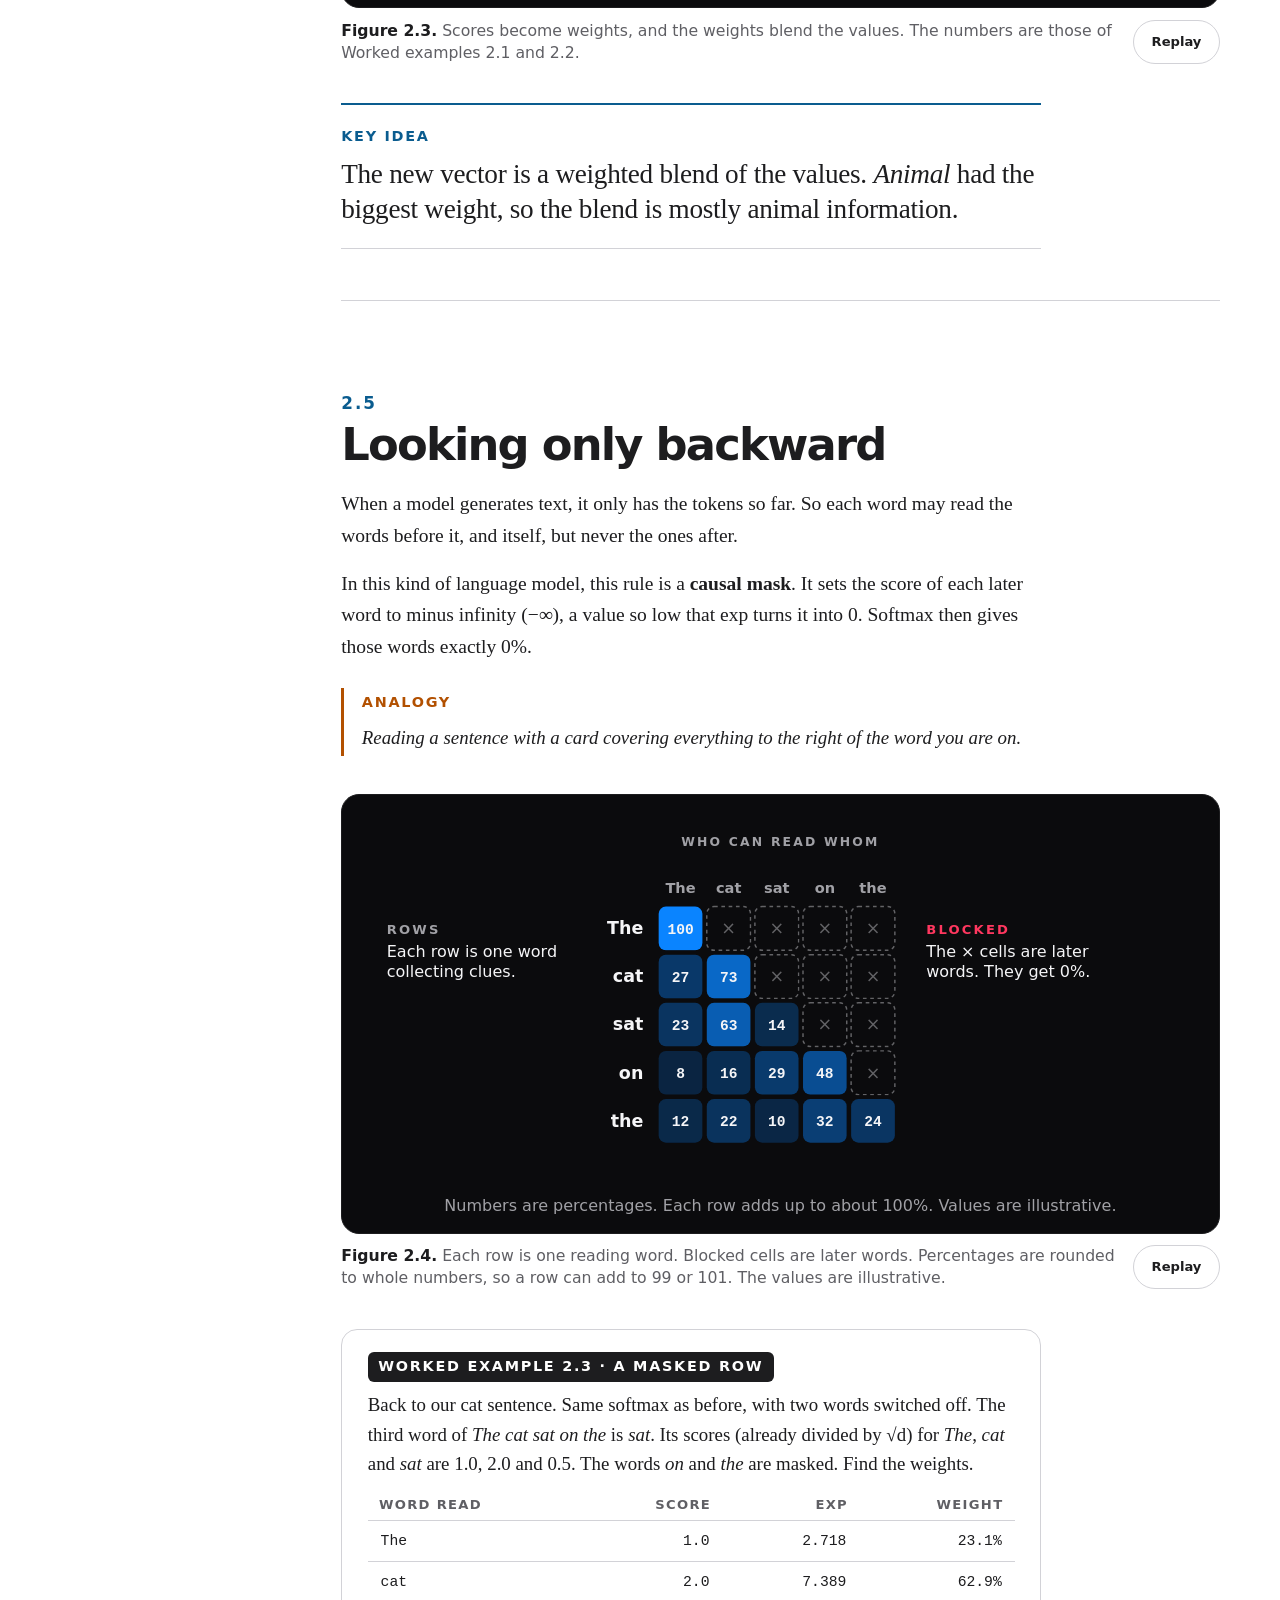
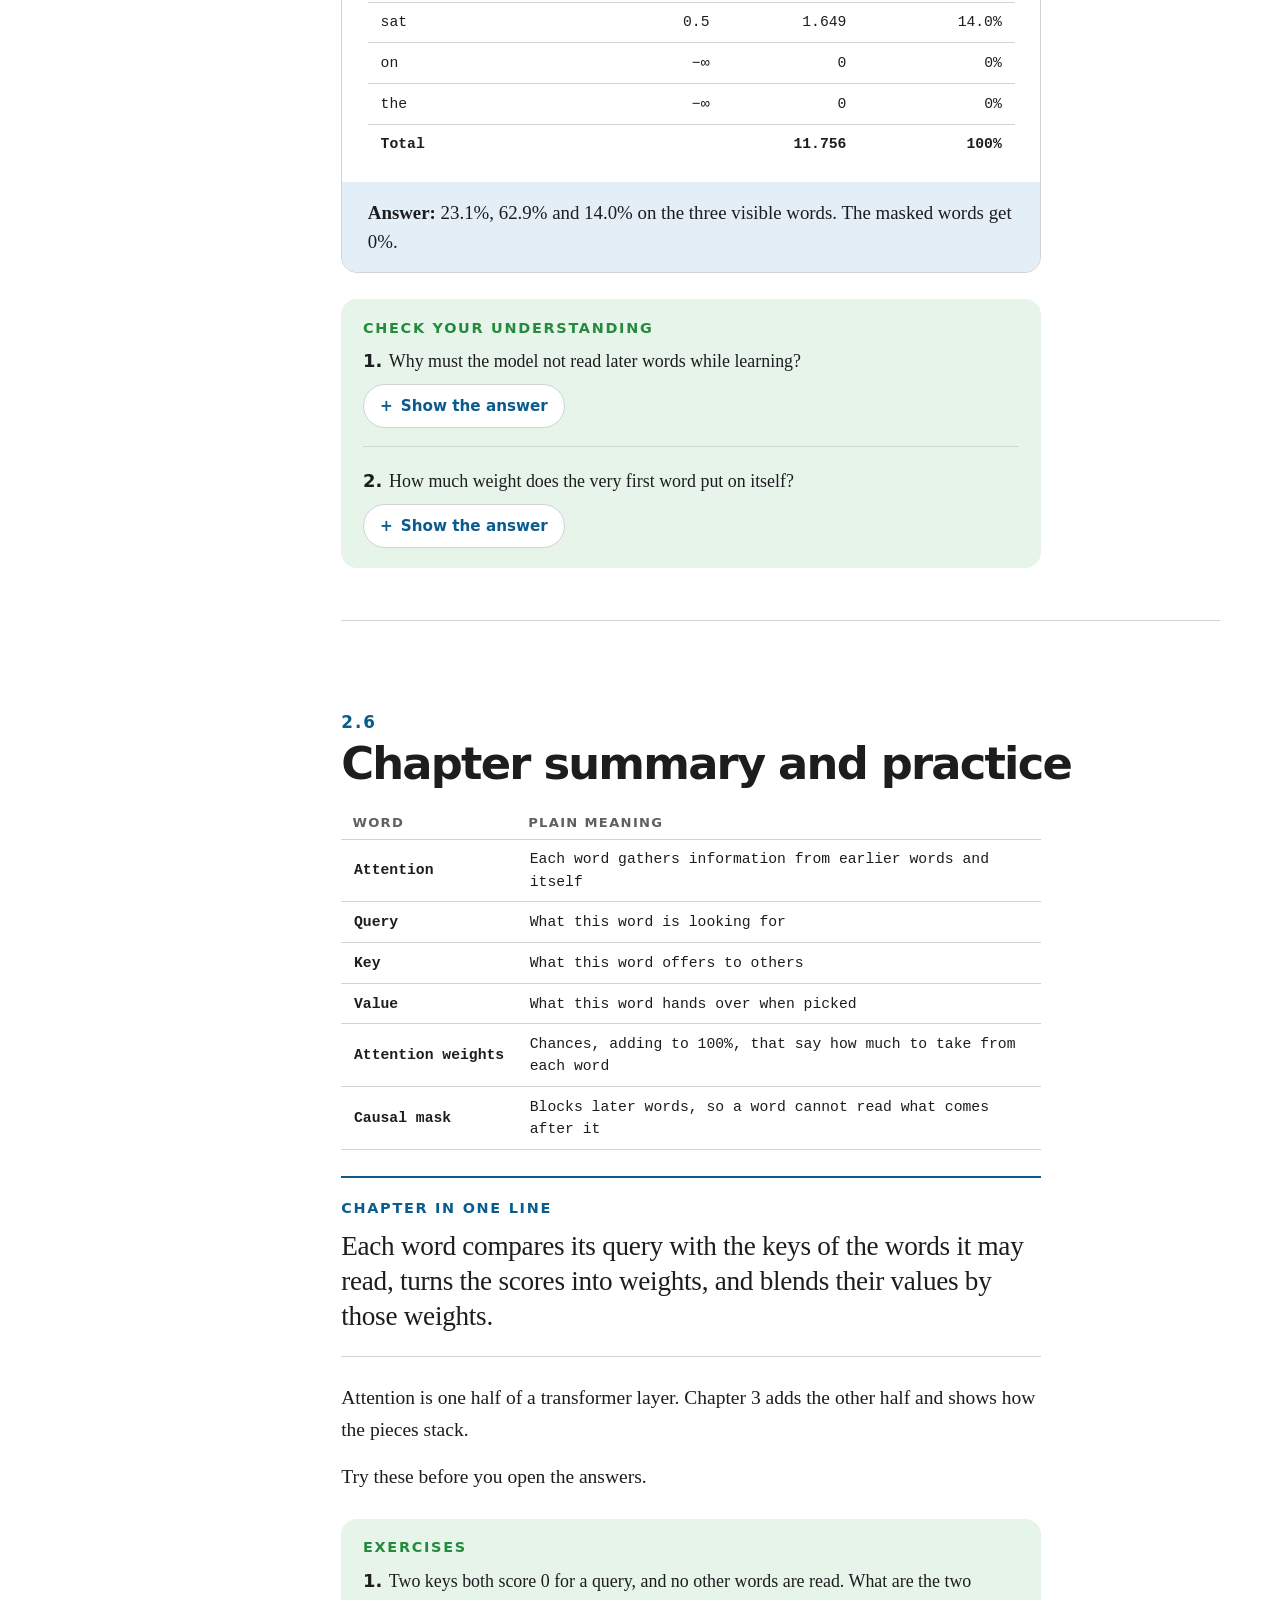
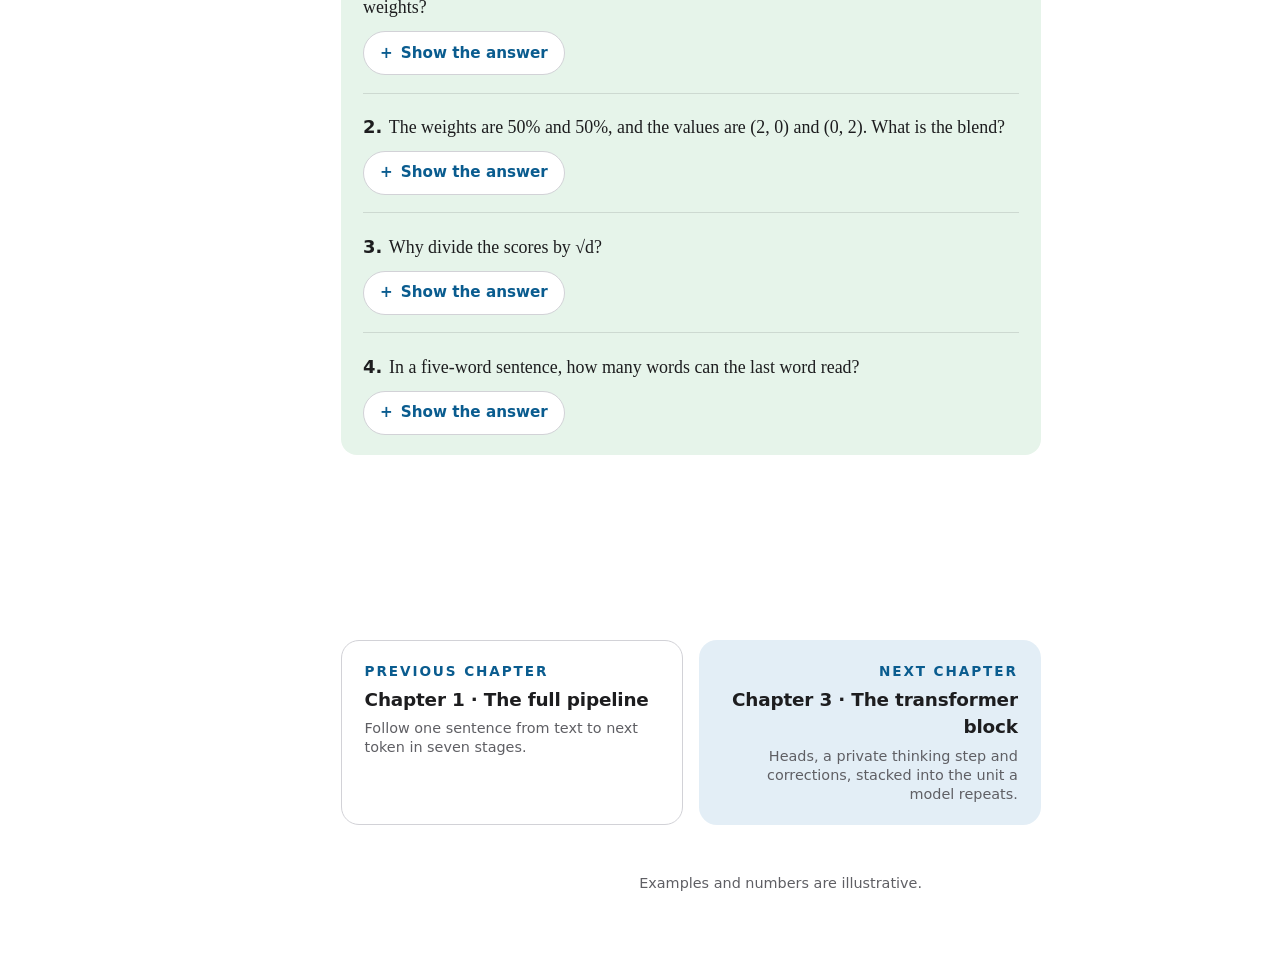
<file: chapter2.html>
<!doctype html>
<html lang="en">
<head>
<meta charset="utf-8">
<meta name="viewport" content="width=device-width, initial-scale=1">
<title>AI Mechanics: Chapter 2, Attention</title>
<meta name="description" content="How each word borrows context from the words before it.">
<meta name="theme-color" content="#0a5c8f">
<link rel="icon" href="favicon.svg" type="image/svg+xml">
<link rel="apple-touch-icon" href="assets/apple-touch-icon.png">
<link rel="canonical" href="https://matthewschmidt1-lgtm.github.io/ai-mechanics/chapter2.html">
<meta property="og:type" content="website">
<meta property="og:site_name" content="AI Mechanics">
<meta property="og:title" content="AI Mechanics: Chapter 2, Attention">
<meta property="og:description" content="How each word borrows context from the words before it.">
<meta property="og:url" content="https://matthewschmidt1-lgtm.github.io/ai-mechanics/chapter2.html">
<meta property="og:image" content="https://matthewschmidt1-lgtm.github.io/ai-mechanics/assets/og.png">
<meta name="twitter:card" content="summary_large_image">
<link rel="stylesheet" href="css/book.css?v=2.2">
<script src="js/prefs.js?v=2.2"></script>
</head>
<body>
<div id="app"><noscript><p style="font:17px/1.5 -apple-system,Segoe UI,Roboto,sans-serif;max-width:34em;margin:4rem auto;padding:0 1.2rem">AI Mechanics needs JavaScript to show its chapters and figures. Please turn it on, or open this page in a different browser.</p></noscript></div>
<script>window.__video=1; window.__story=0;</script>
<script src="js/kit.js?v=2.2"></script>
<script src="js/chapters.js?v=2.2"></script>
<script src="js/ill2.js?v=2.2"></script>
<script src="js/book.js?v=2.2"></script>
<script src="js/chapter2.js?v=2.2"></script>
</body>
</html>
</file>
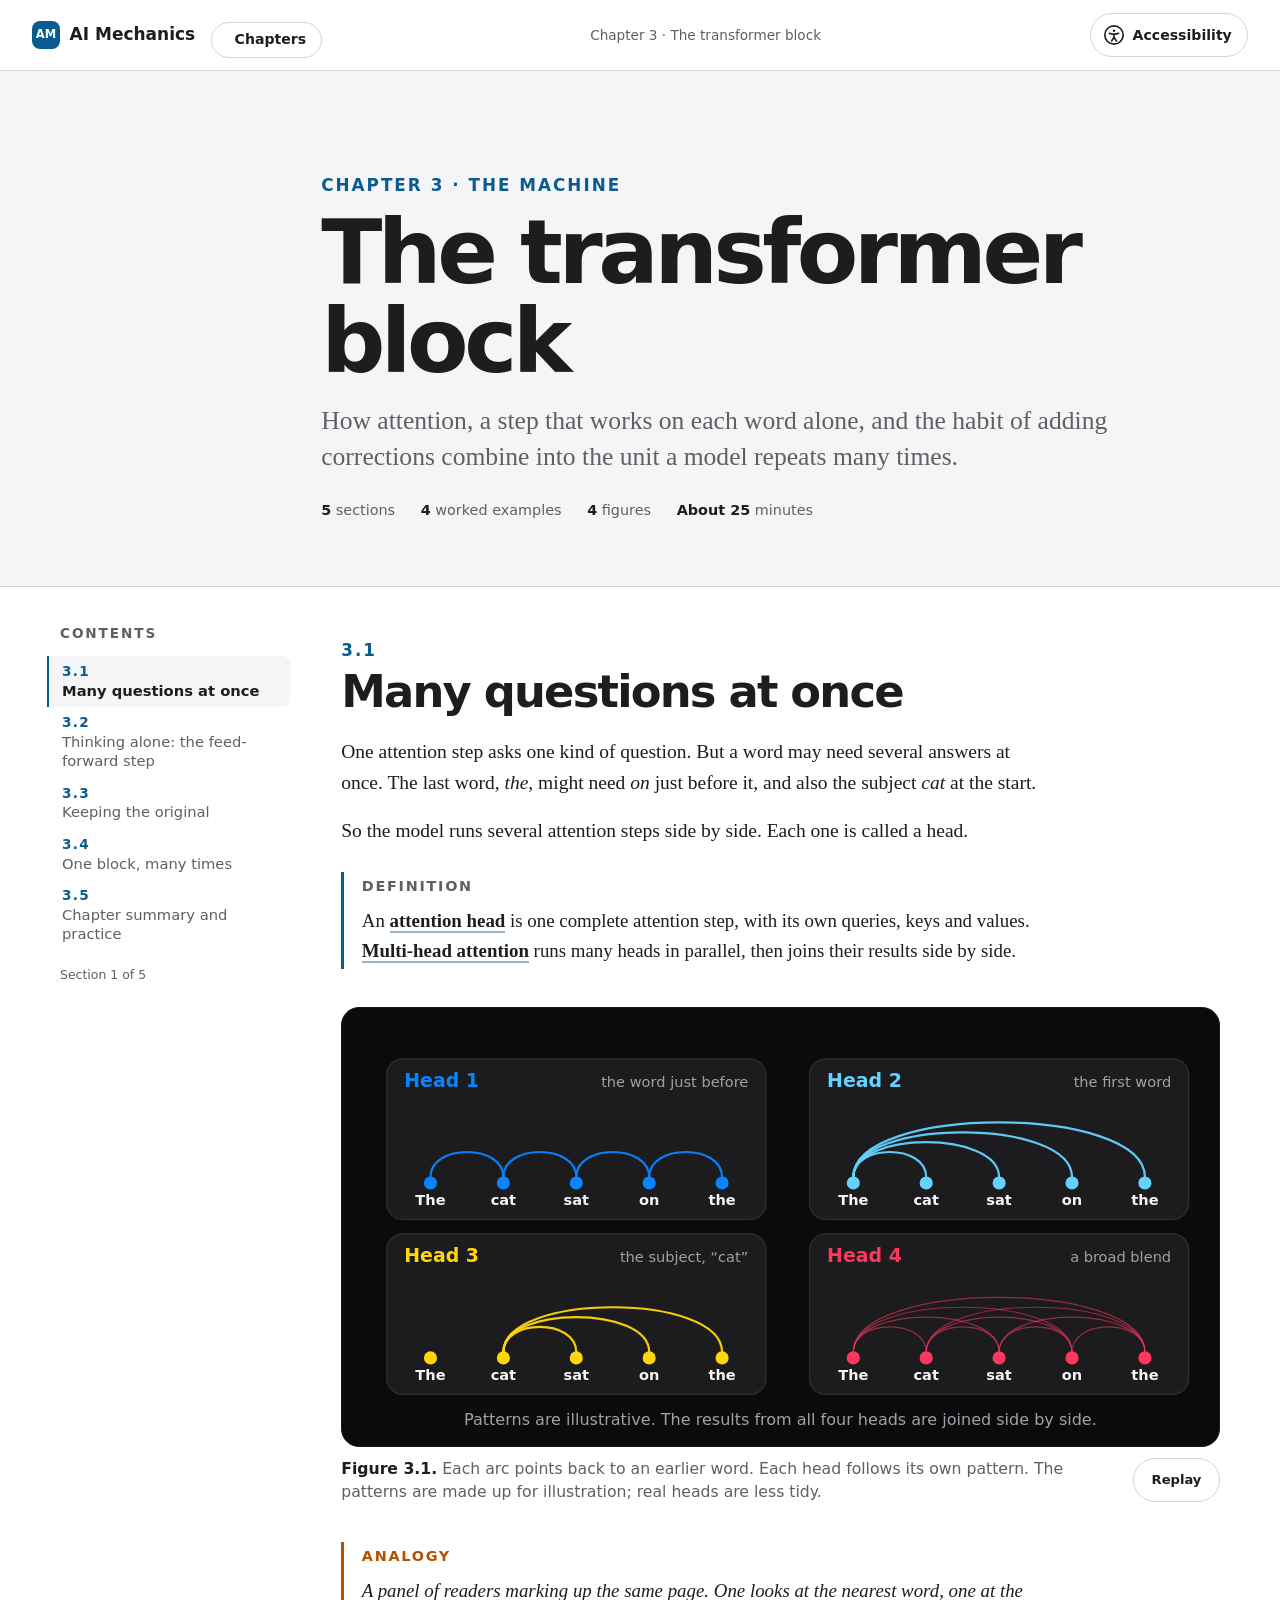
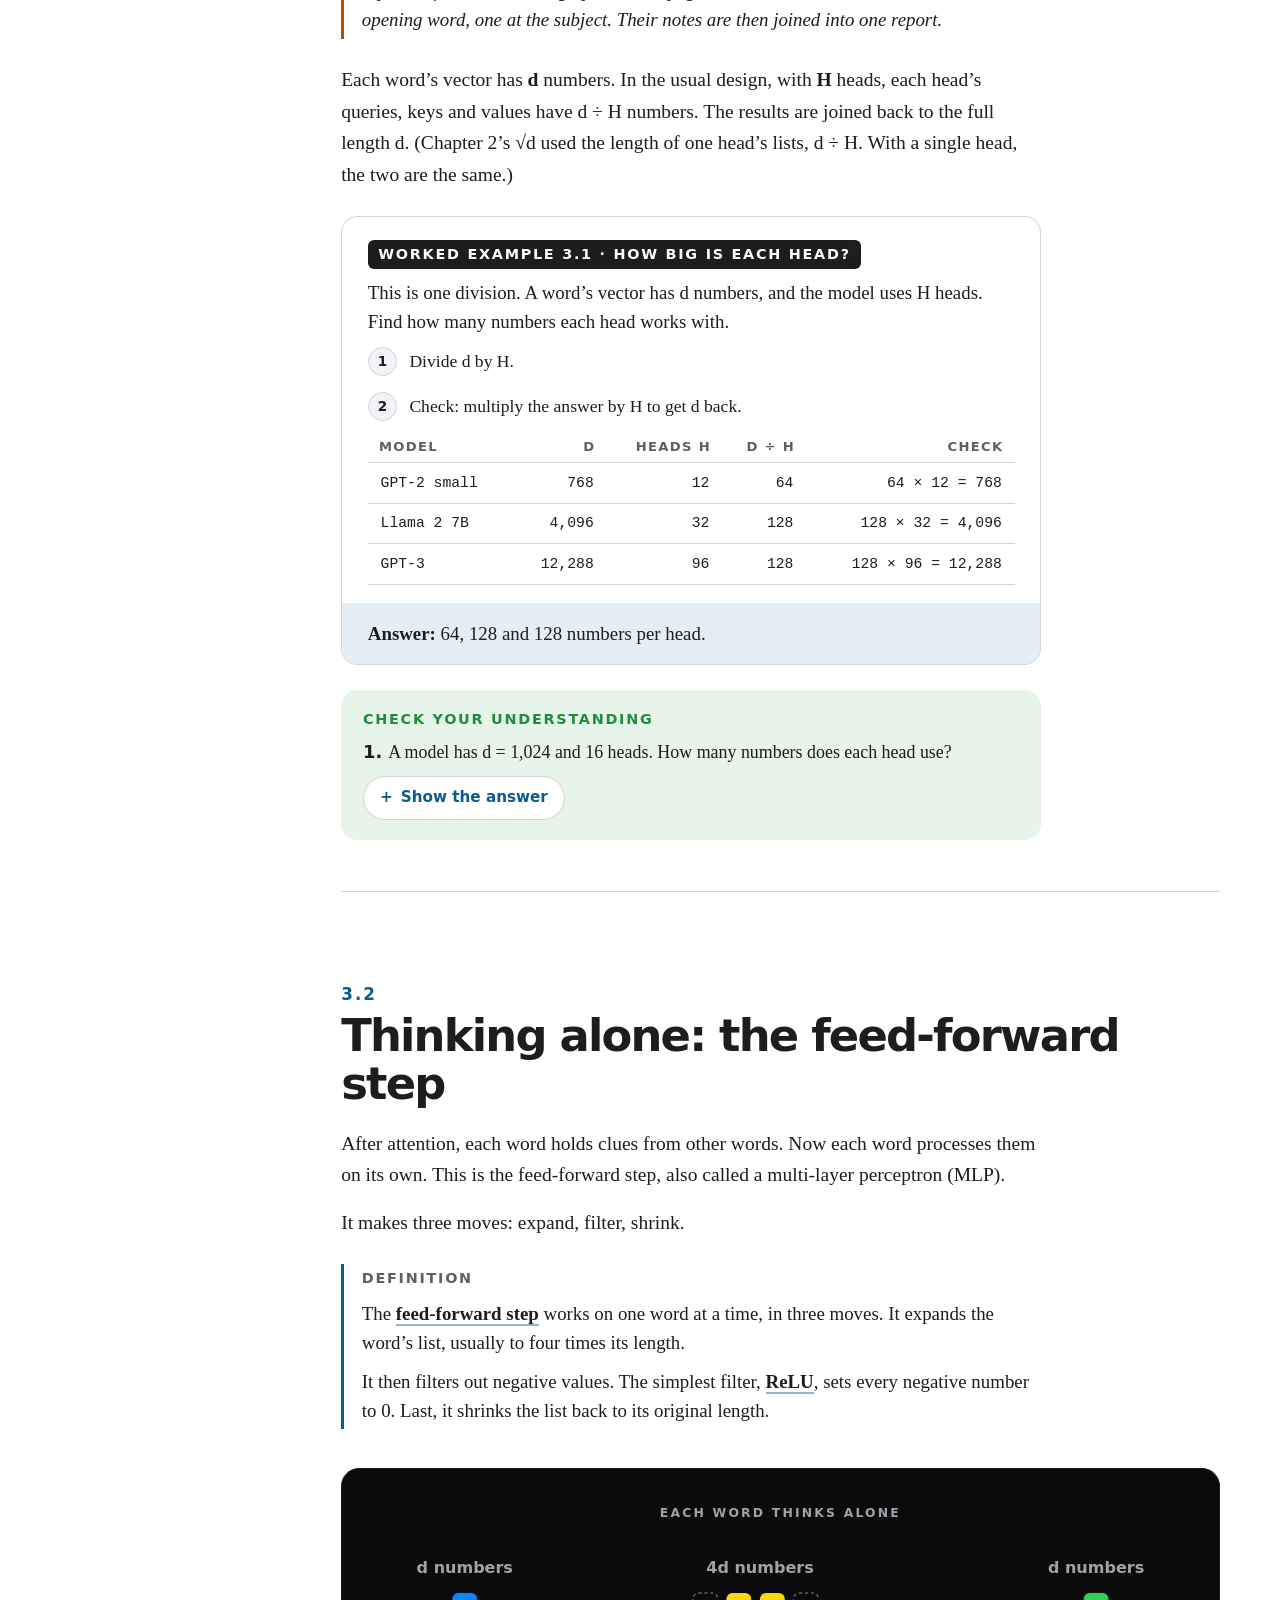
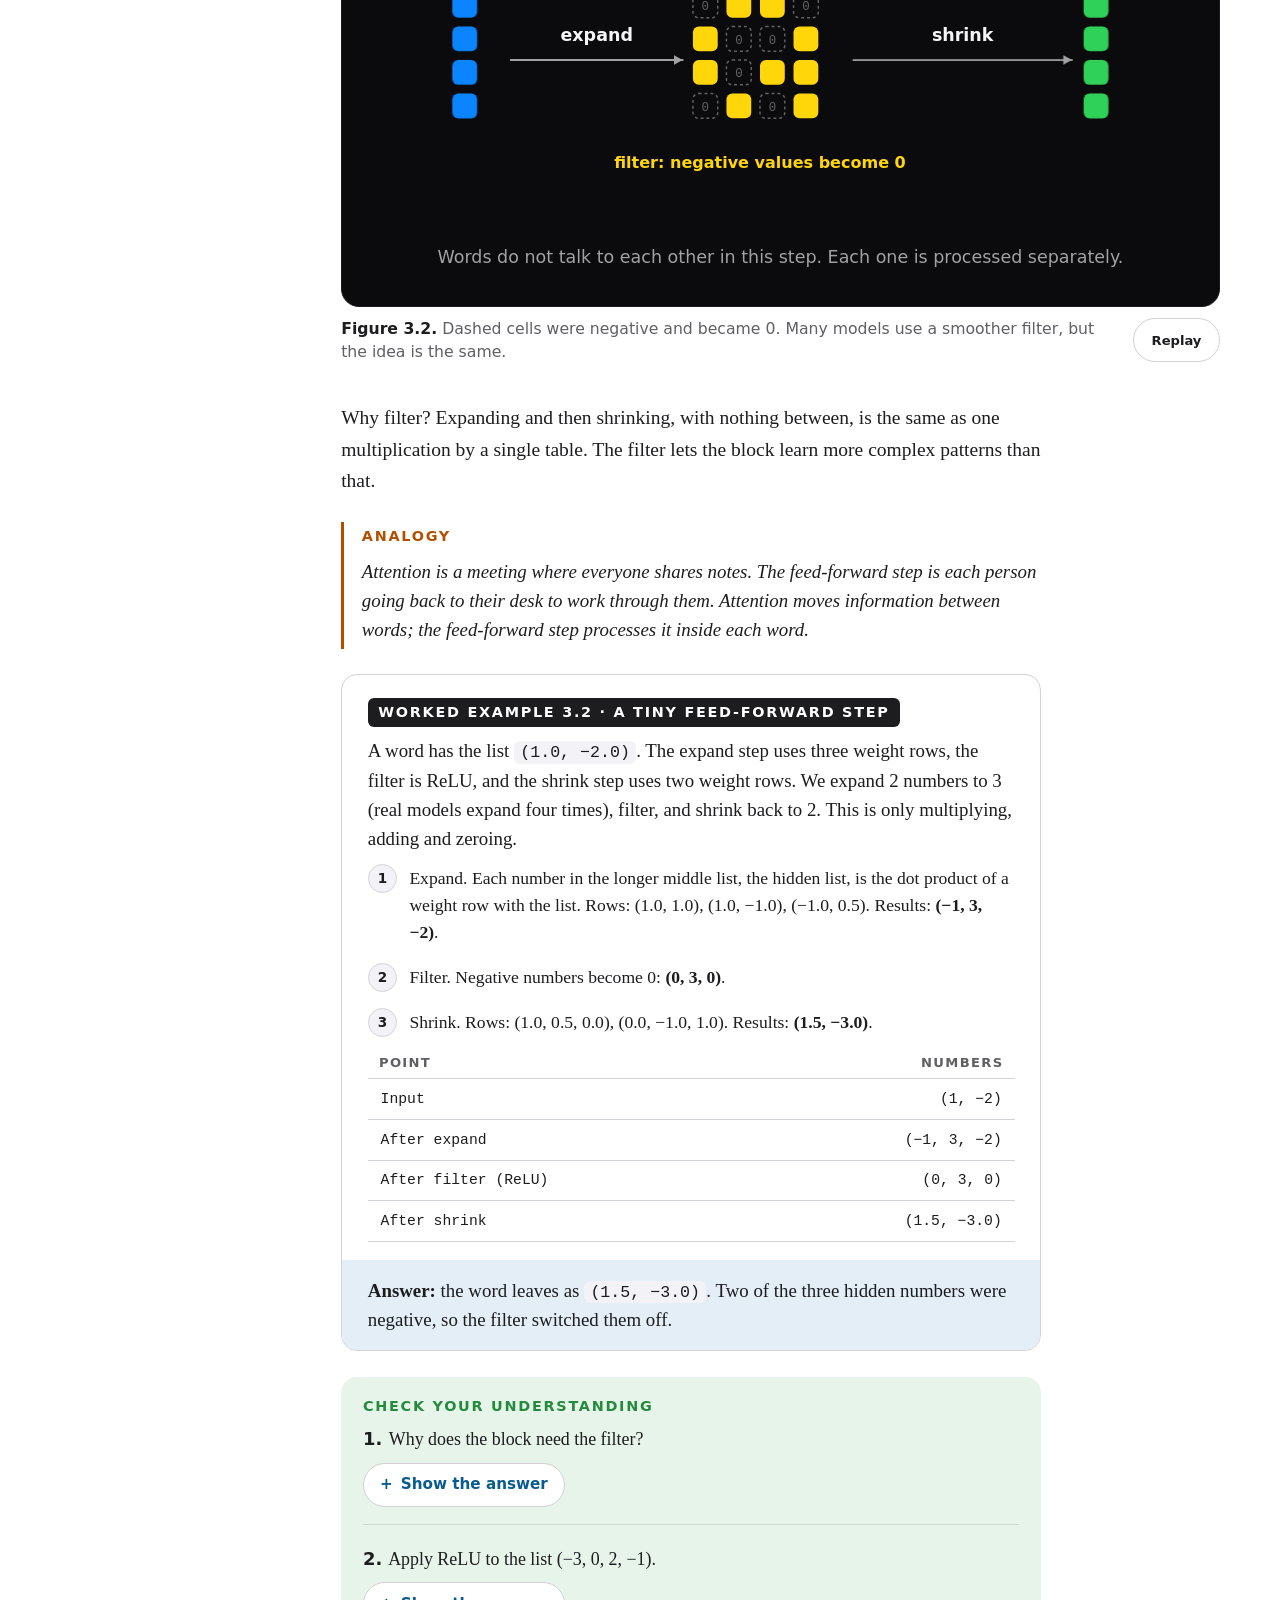
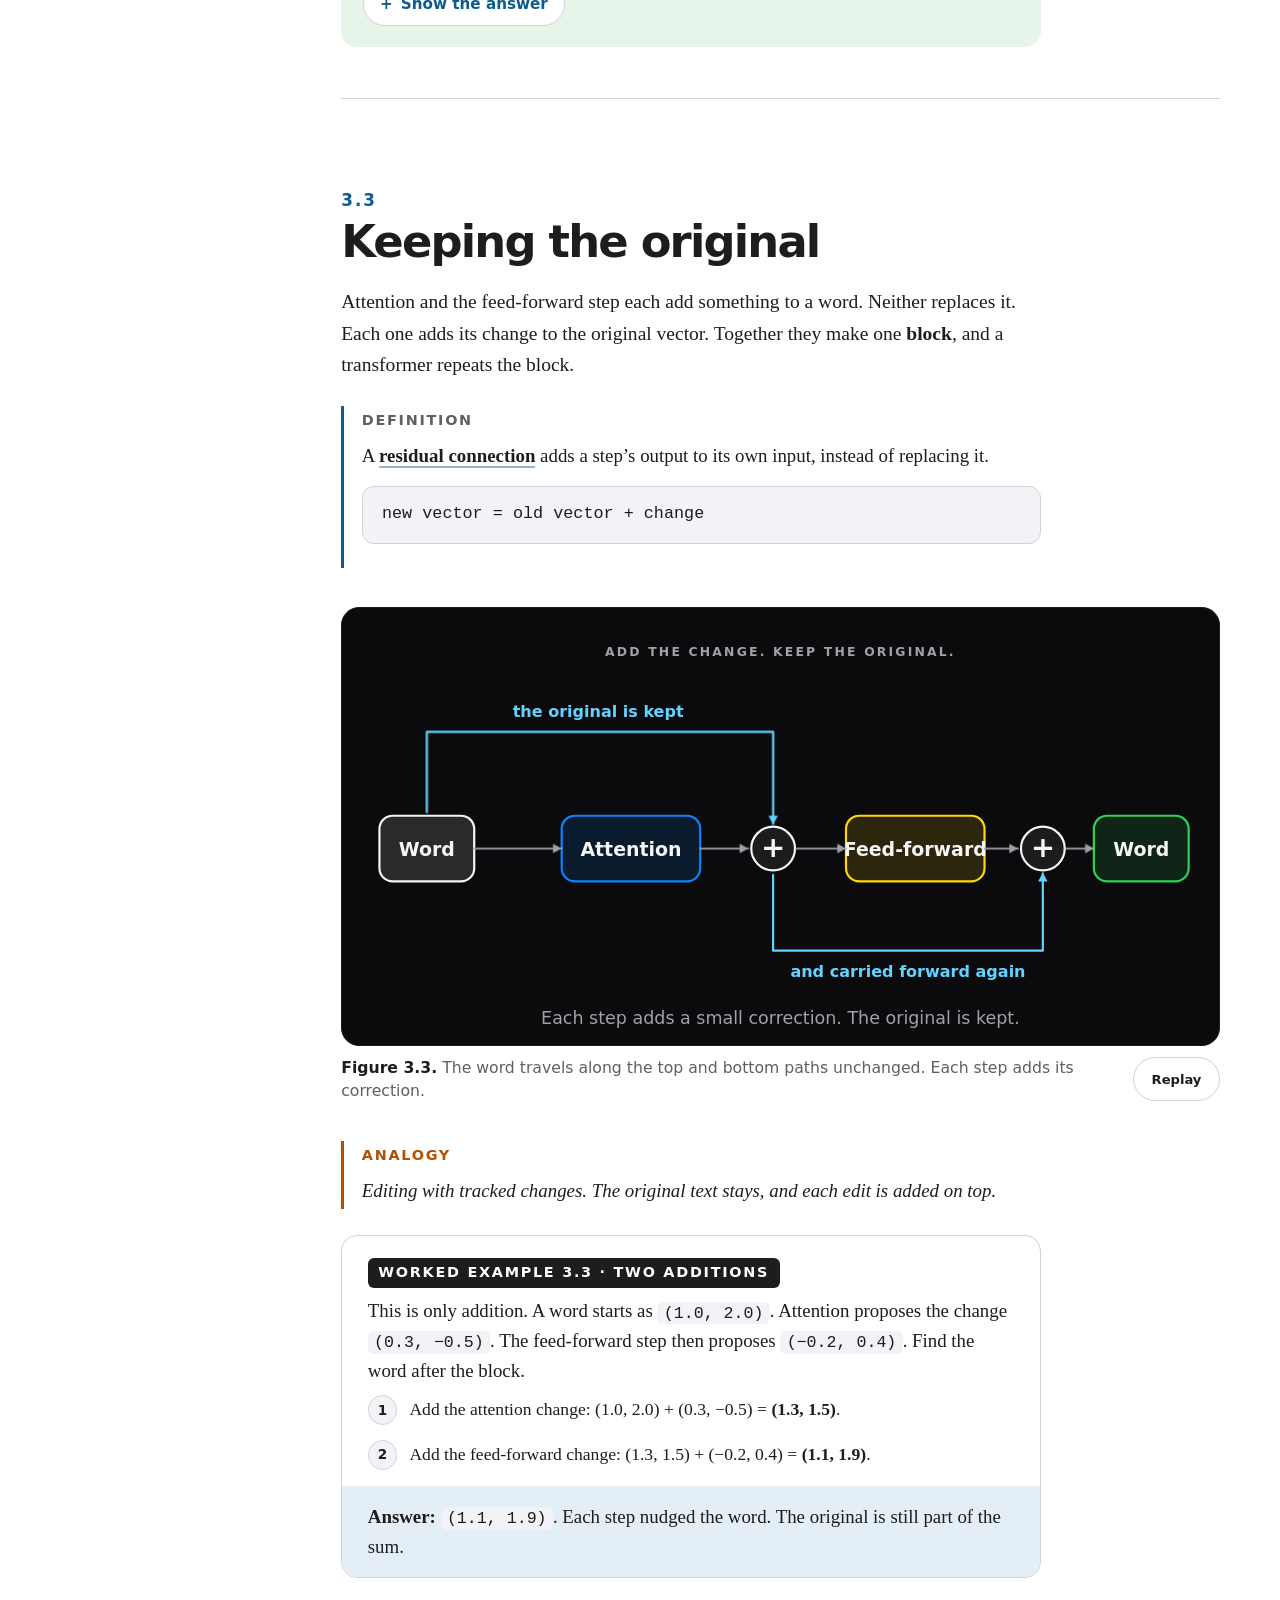
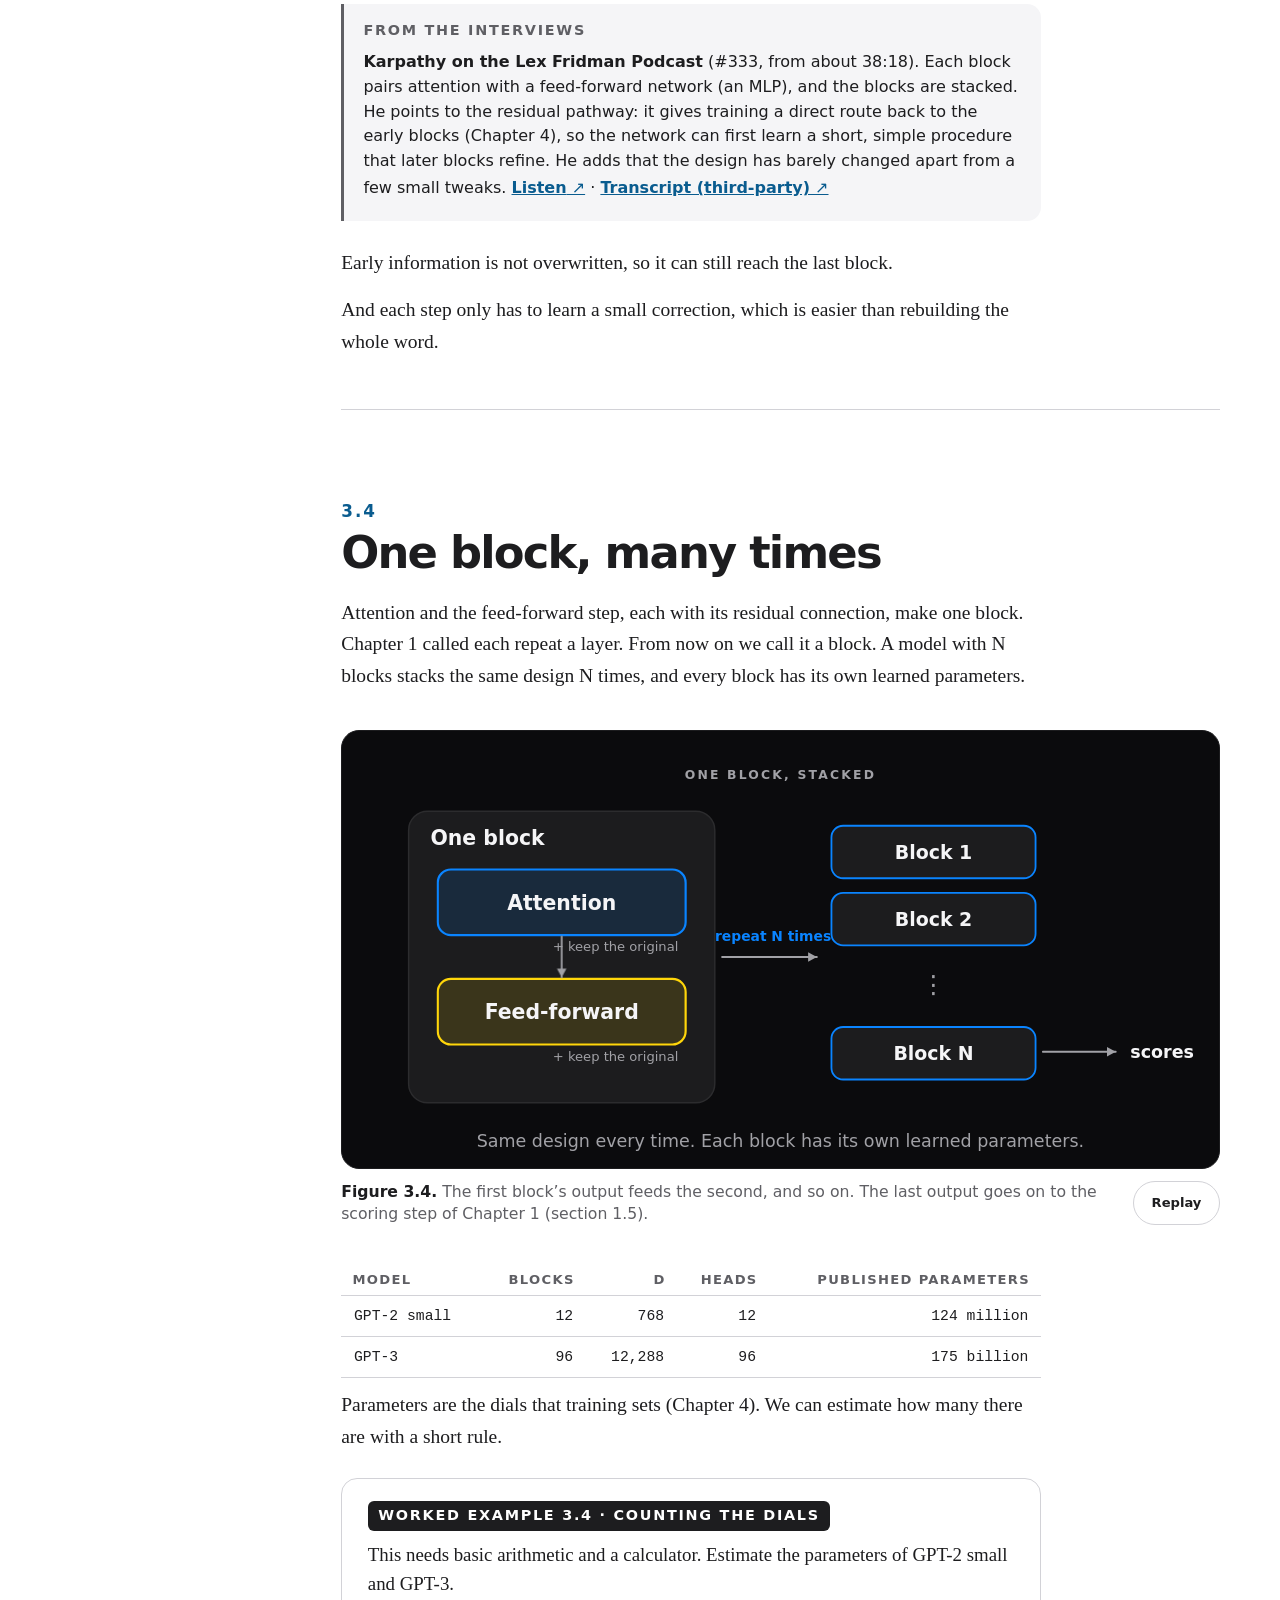
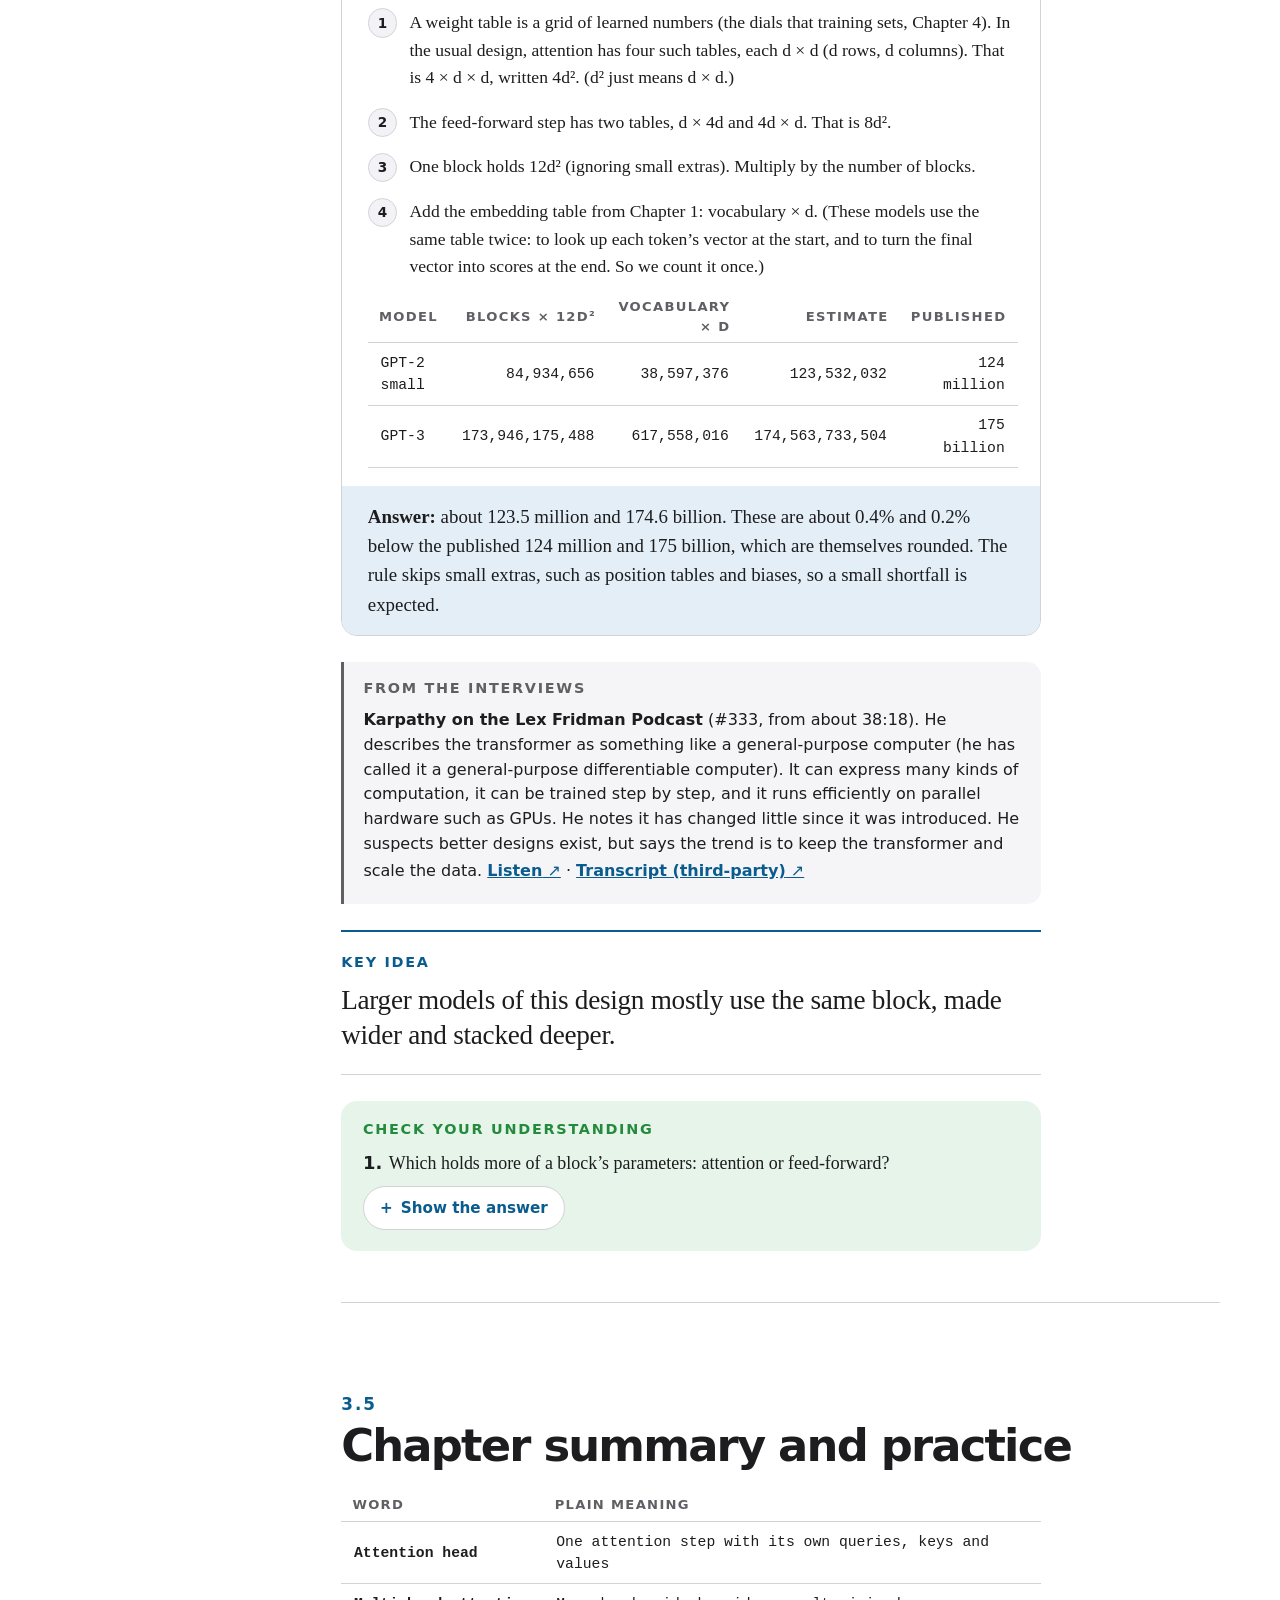
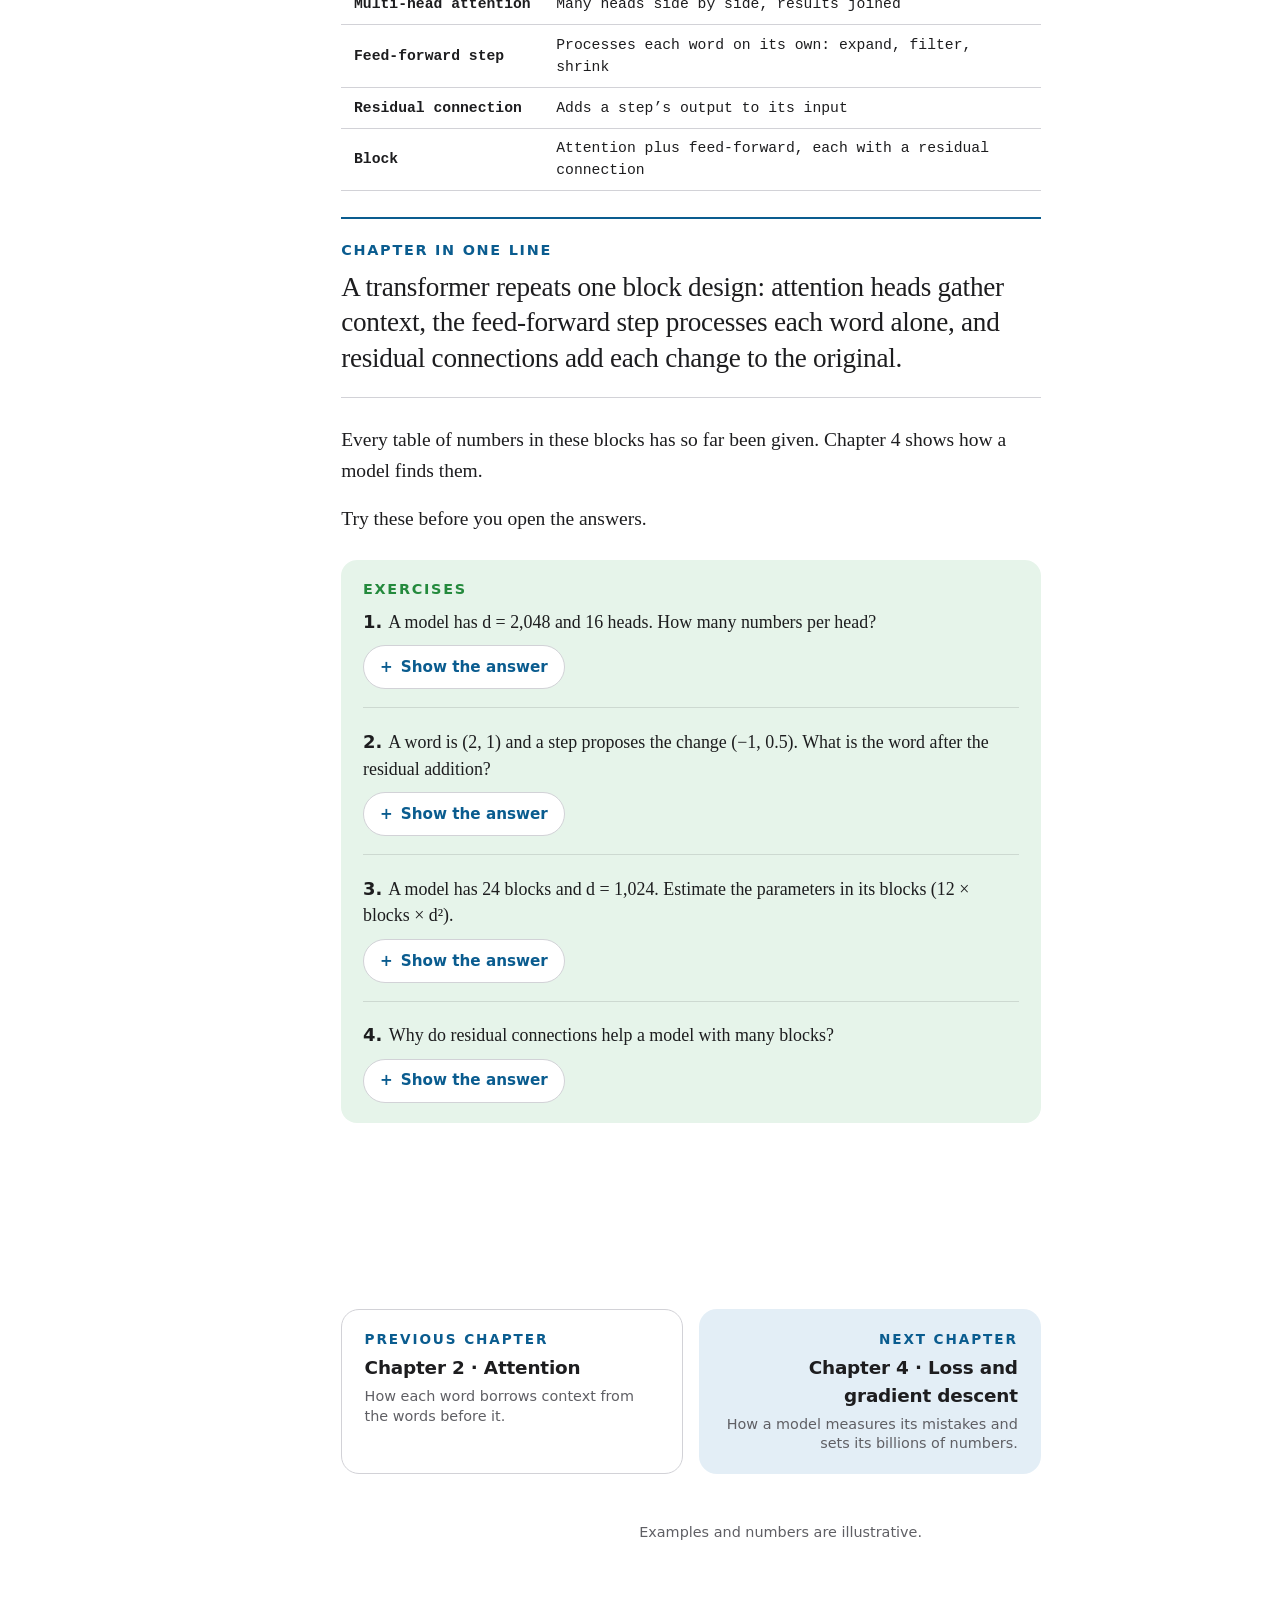
<file: chapter3.html>
<!doctype html>
<html lang="en">
<head>
<meta charset="utf-8">
<meta name="viewport" content="width=device-width, initial-scale=1">
<title>AI Mechanics: Chapter 3, The transformer block</title>
<meta name="description" content="Heads, a private thinking step and corrections, stacked into the unit a model repeats.">
<meta name="theme-color" content="#0a5c8f">
<link rel="icon" href="favicon.svg" type="image/svg+xml">
<link rel="apple-touch-icon" href="assets/apple-touch-icon.png">
<link rel="canonical" href="https://matthewschmidt1-lgtm.github.io/ai-mechanics/chapter3.html">
<meta property="og:type" content="website">
<meta property="og:site_name" content="AI Mechanics">
<meta property="og:title" content="AI Mechanics: Chapter 3, The transformer block">
<meta property="og:description" content="Heads, a private thinking step and corrections, stacked into the unit a model repeats.">
<meta property="og:url" content="https://matthewschmidt1-lgtm.github.io/ai-mechanics/chapter3.html">
<meta property="og:image" content="https://matthewschmidt1-lgtm.github.io/ai-mechanics/assets/og.png">
<meta name="twitter:card" content="summary_large_image">
<link rel="stylesheet" href="css/book.css?v=2.2">
<script src="js/prefs.js?v=2.2"></script>
</head>
<body>
<div id="app"><noscript><p style="font:17px/1.5 -apple-system,Segoe UI,Roboto,sans-serif;max-width:34em;margin:4rem auto;padding:0 1.2rem">AI Mechanics needs JavaScript to show its chapters and figures. Please turn it on, or open this page in a different browser.</p></noscript></div>
<script>window.__video=1; window.__story=0;</script>
<script src="js/kit.js?v=2.2"></script>
<script src="js/chapters.js?v=2.2"></script>
<script src="js/ill3.js?v=2.2"></script>
<script src="js/book.js?v=2.2"></script>
<script src="js/chapter3.js?v=2.2"></script>
</body>
</html>
</file>
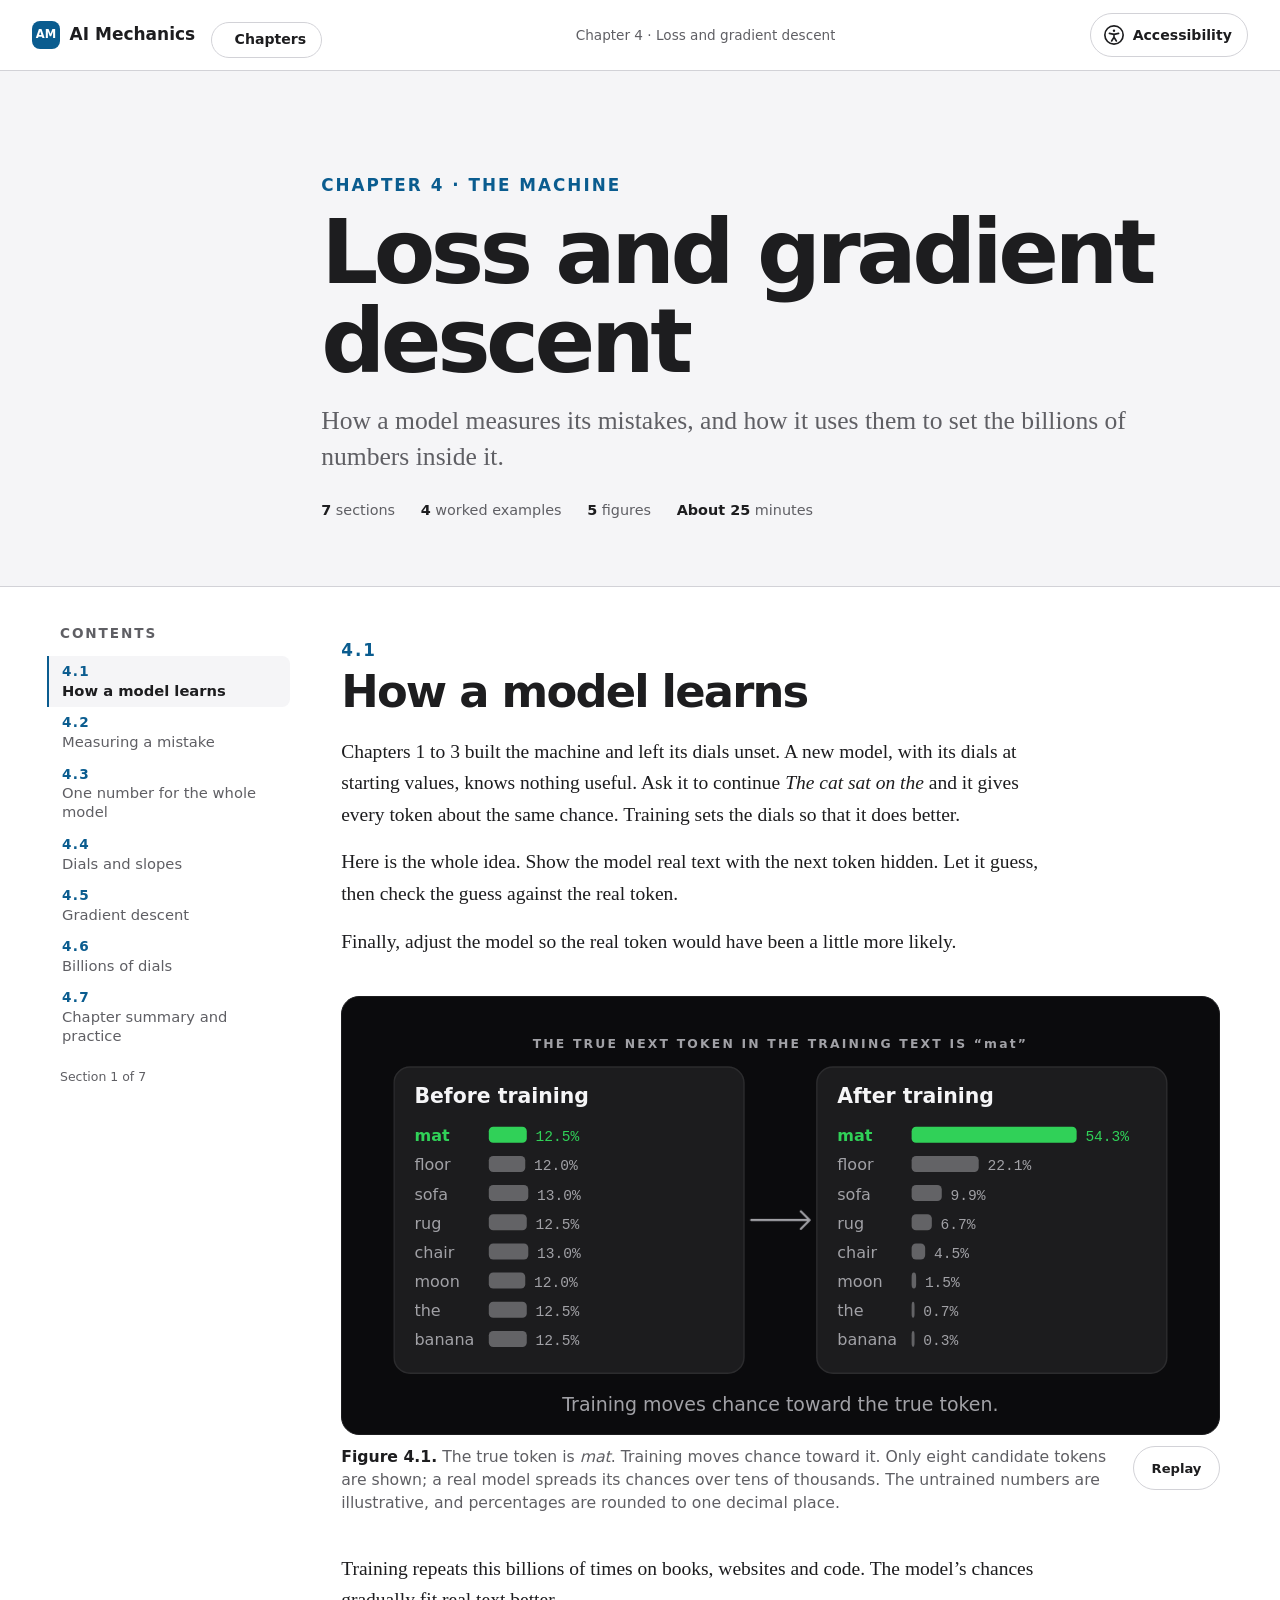
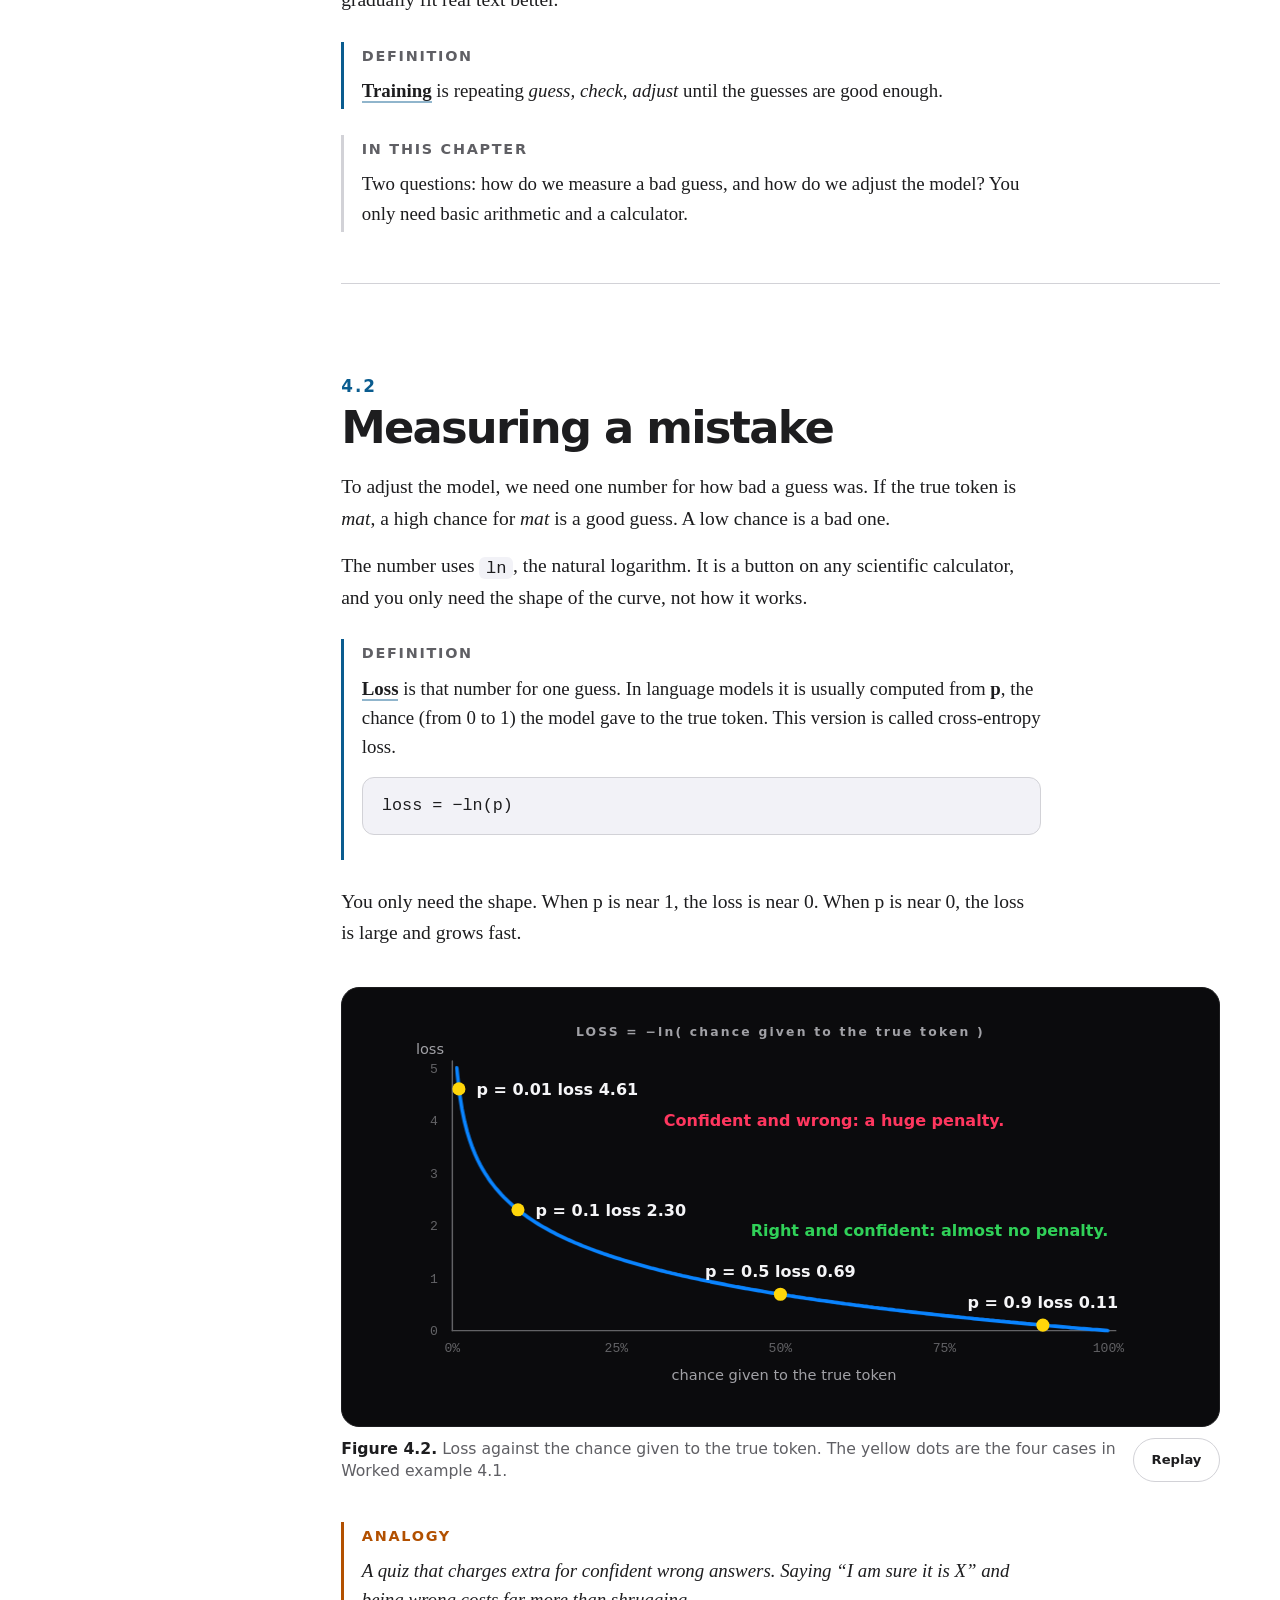
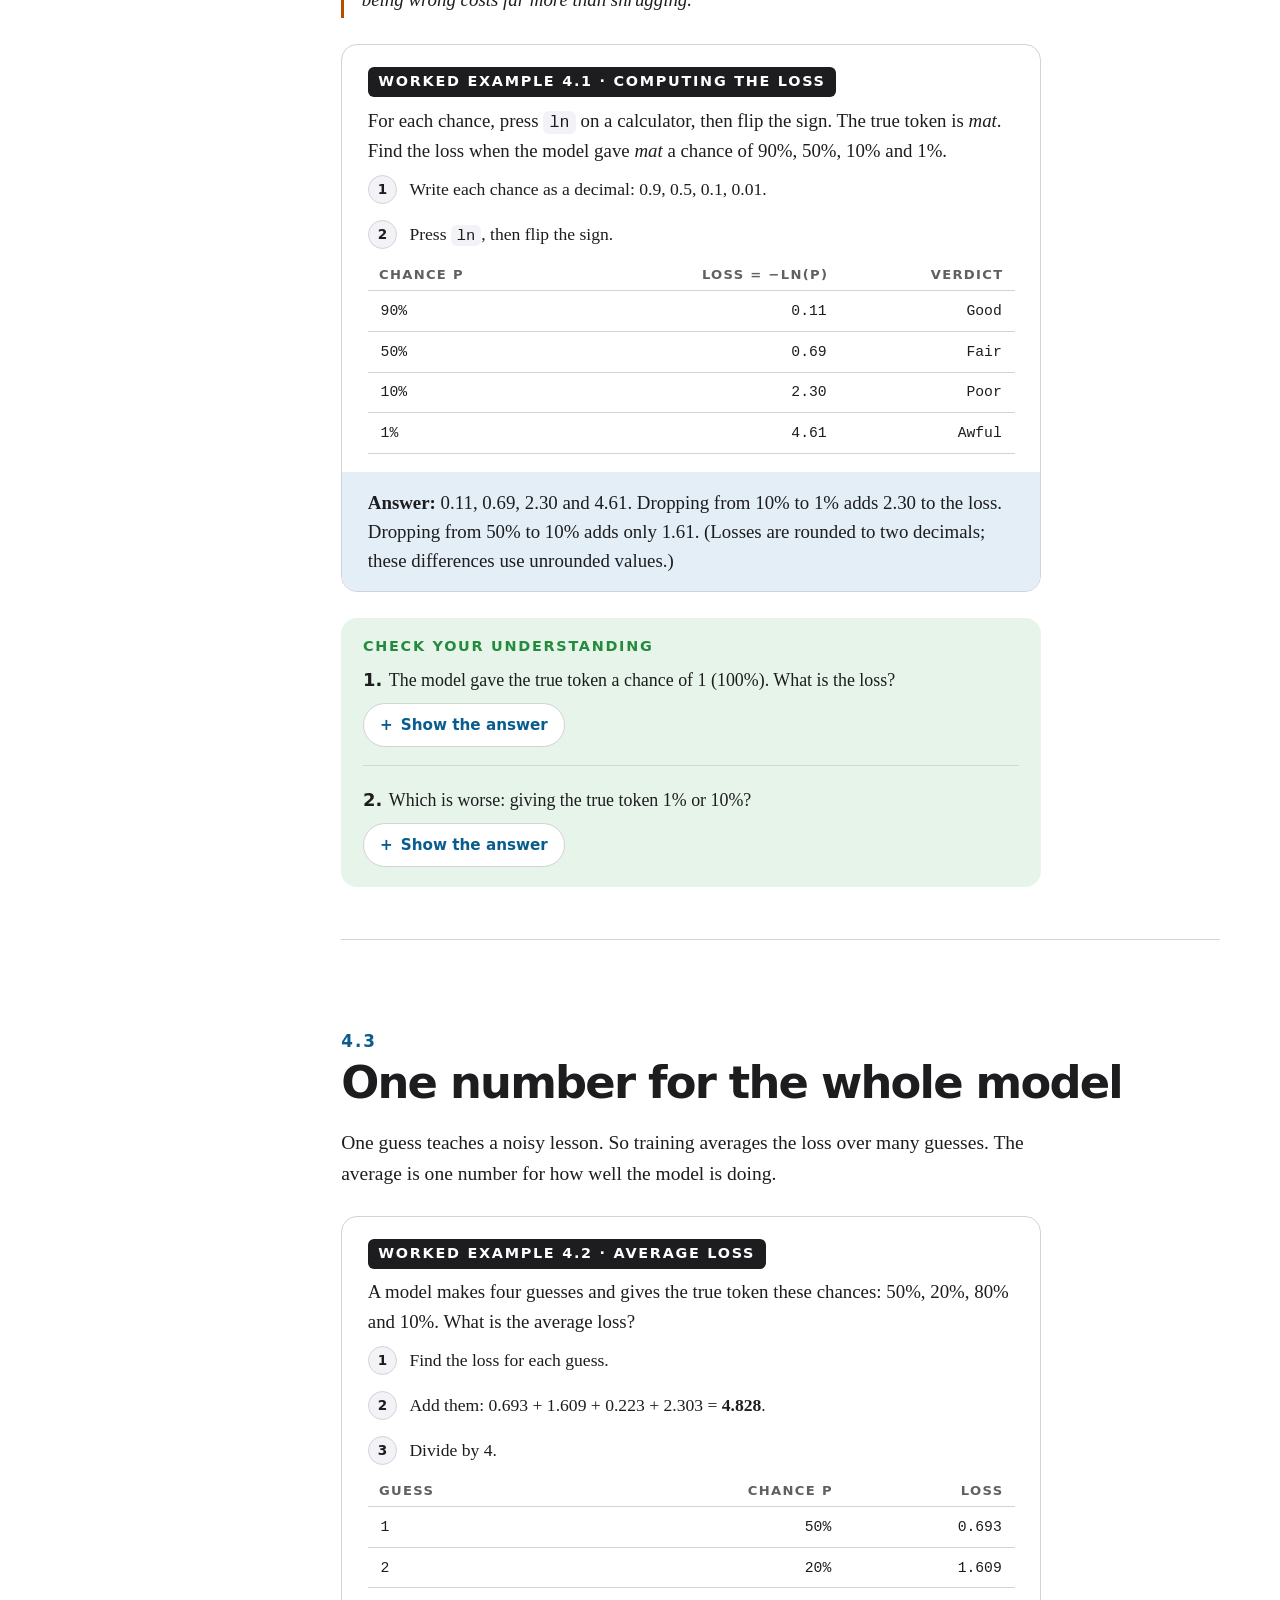
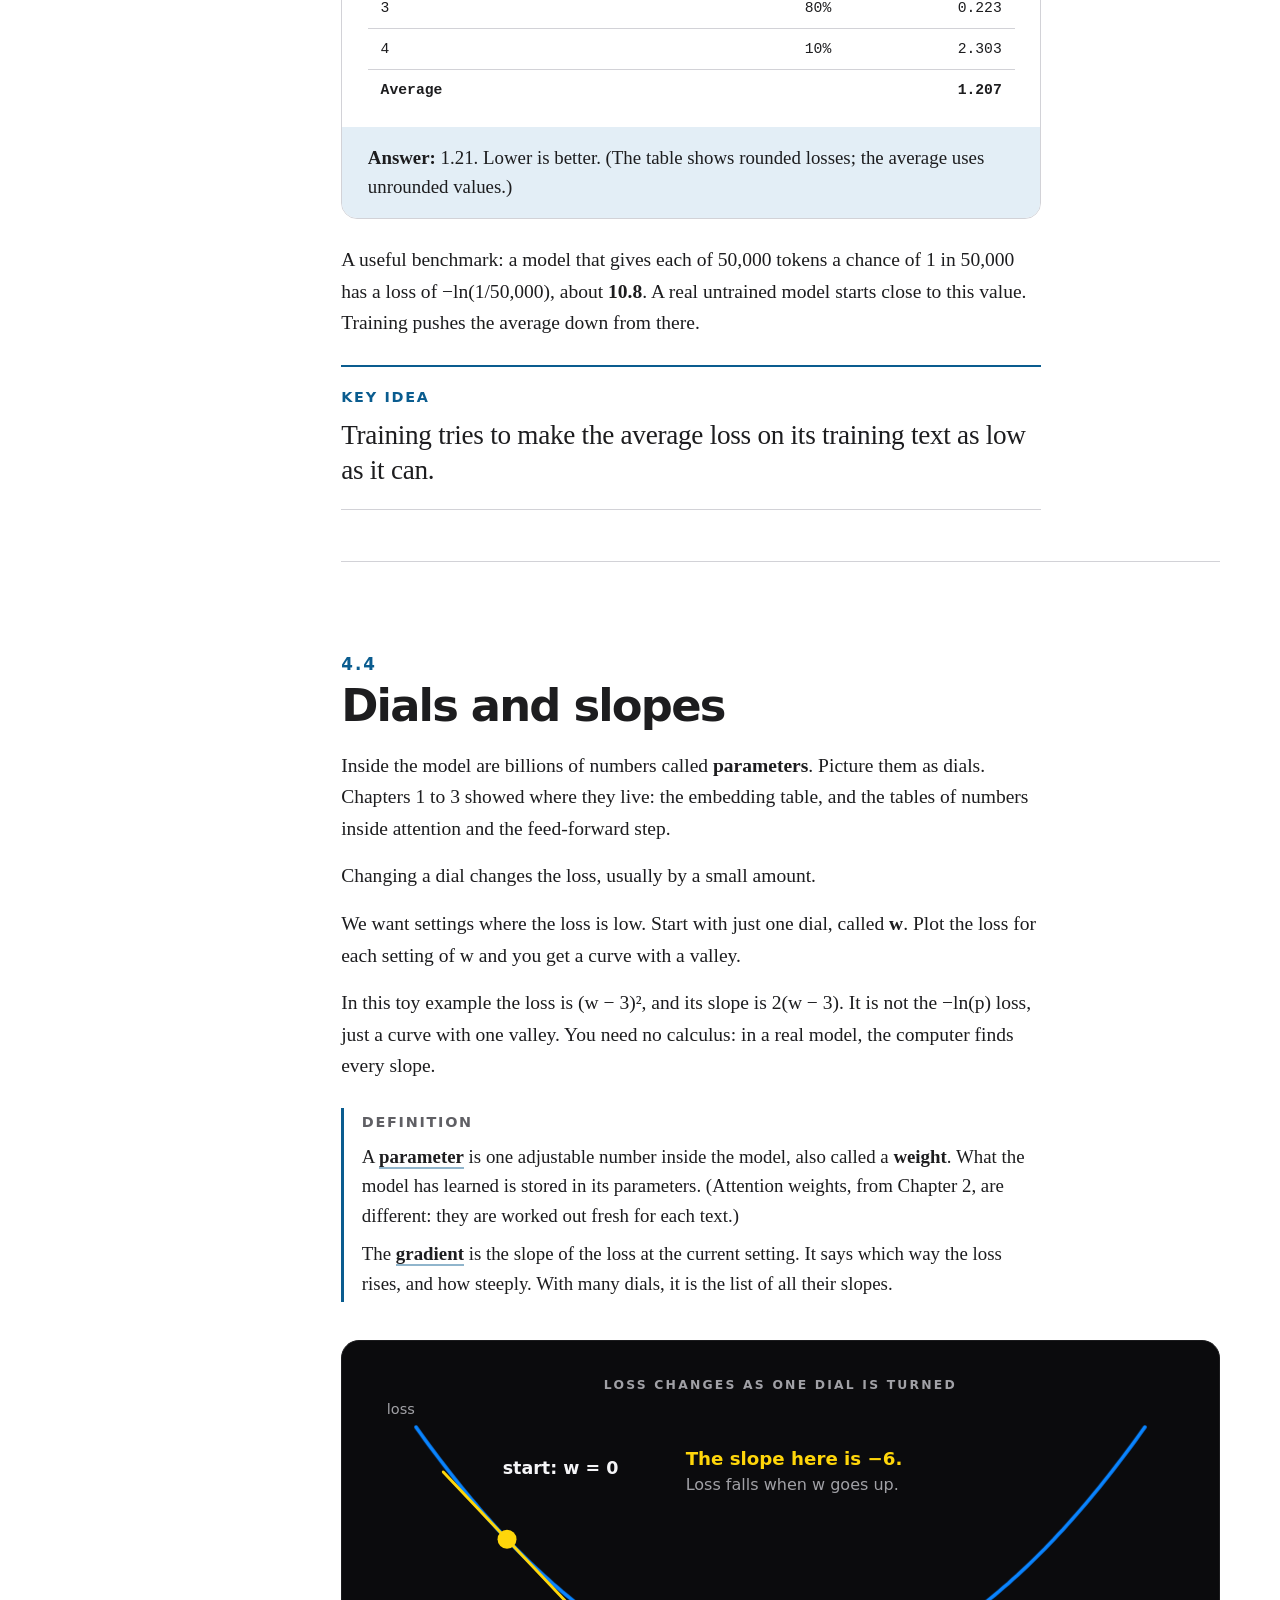
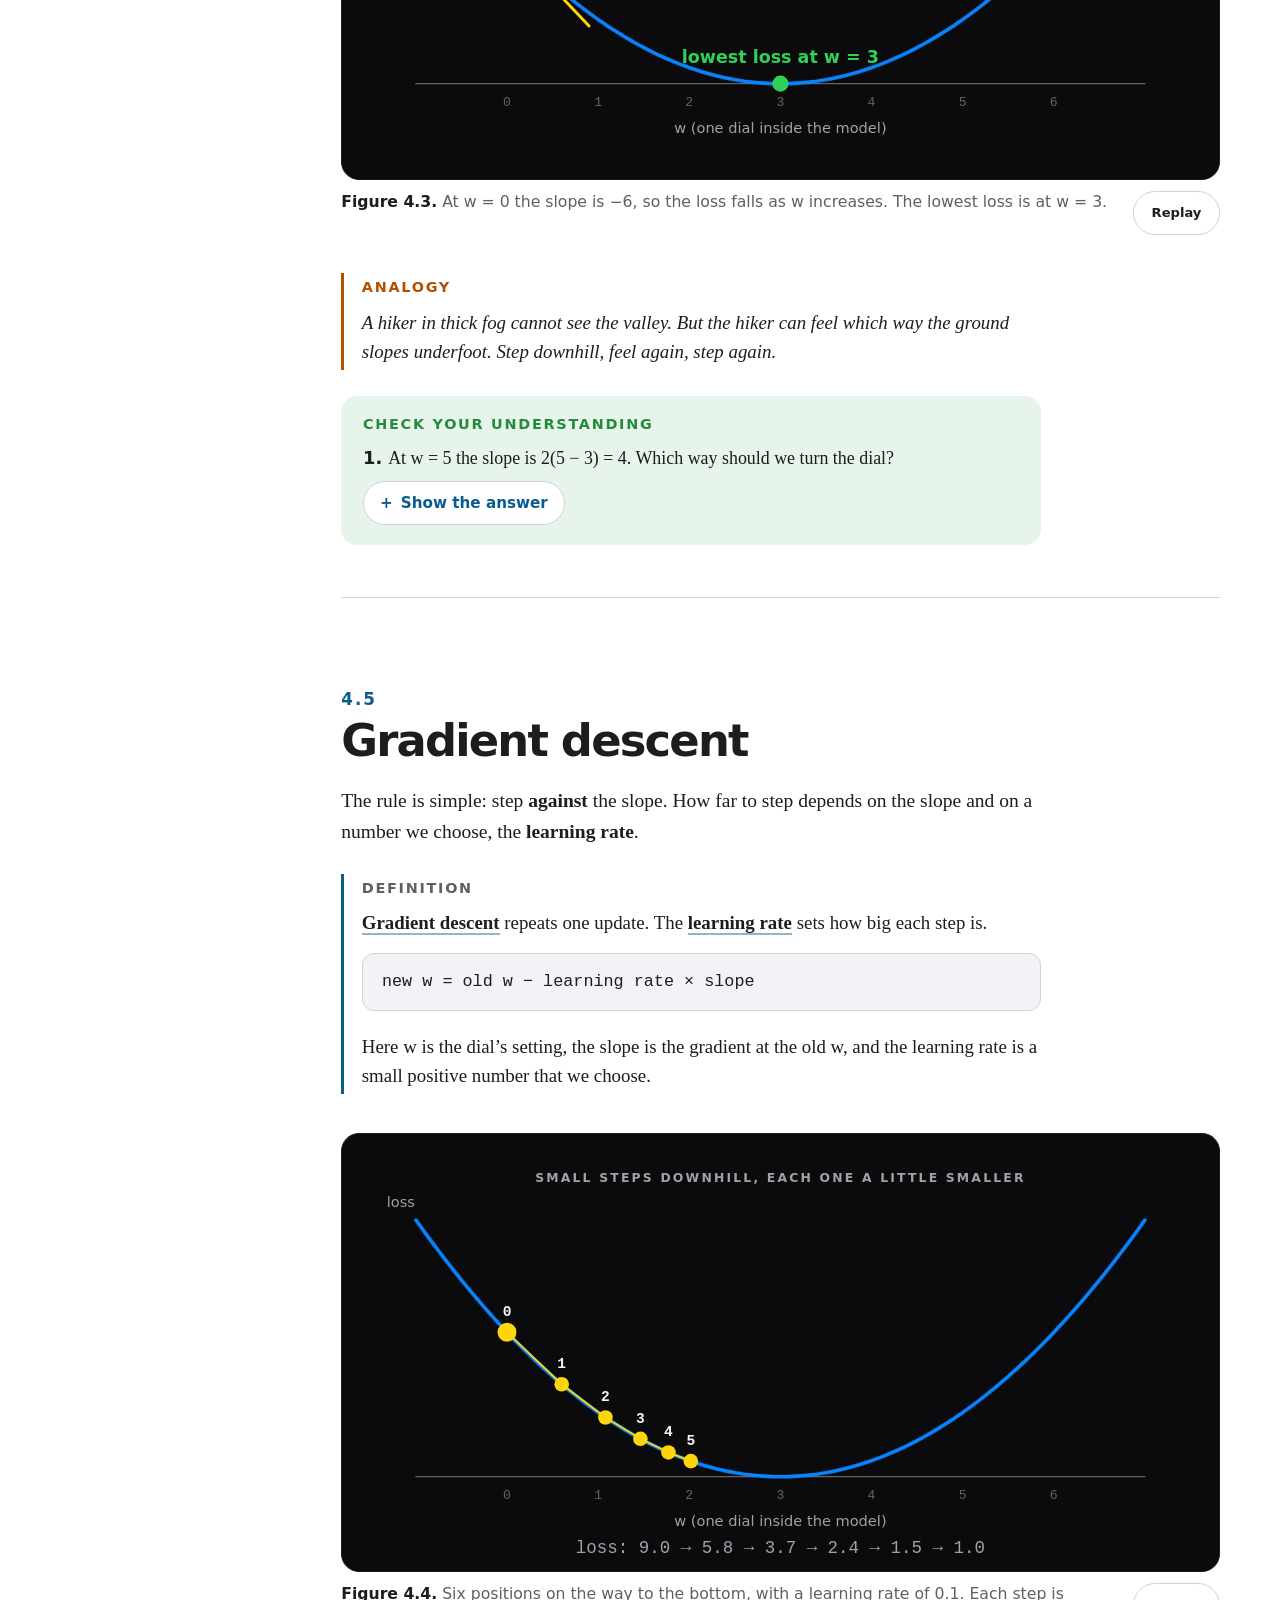
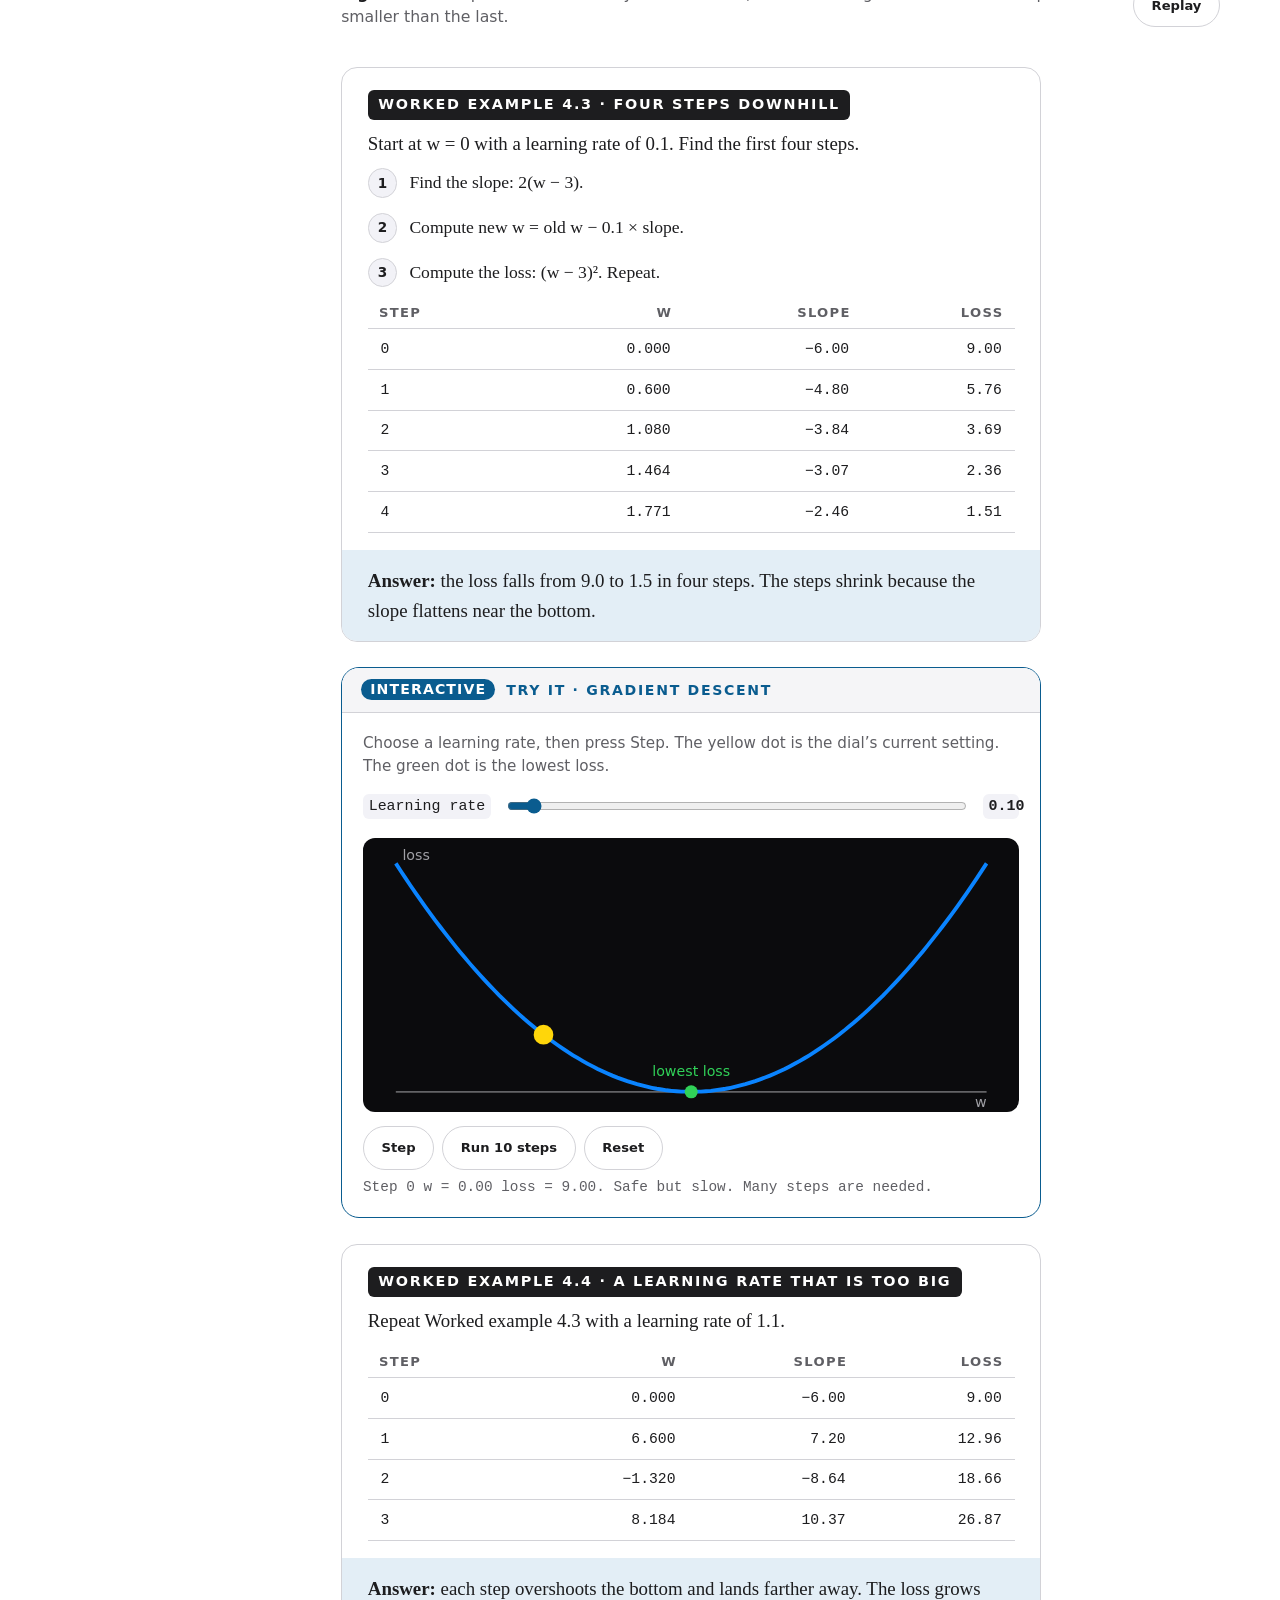
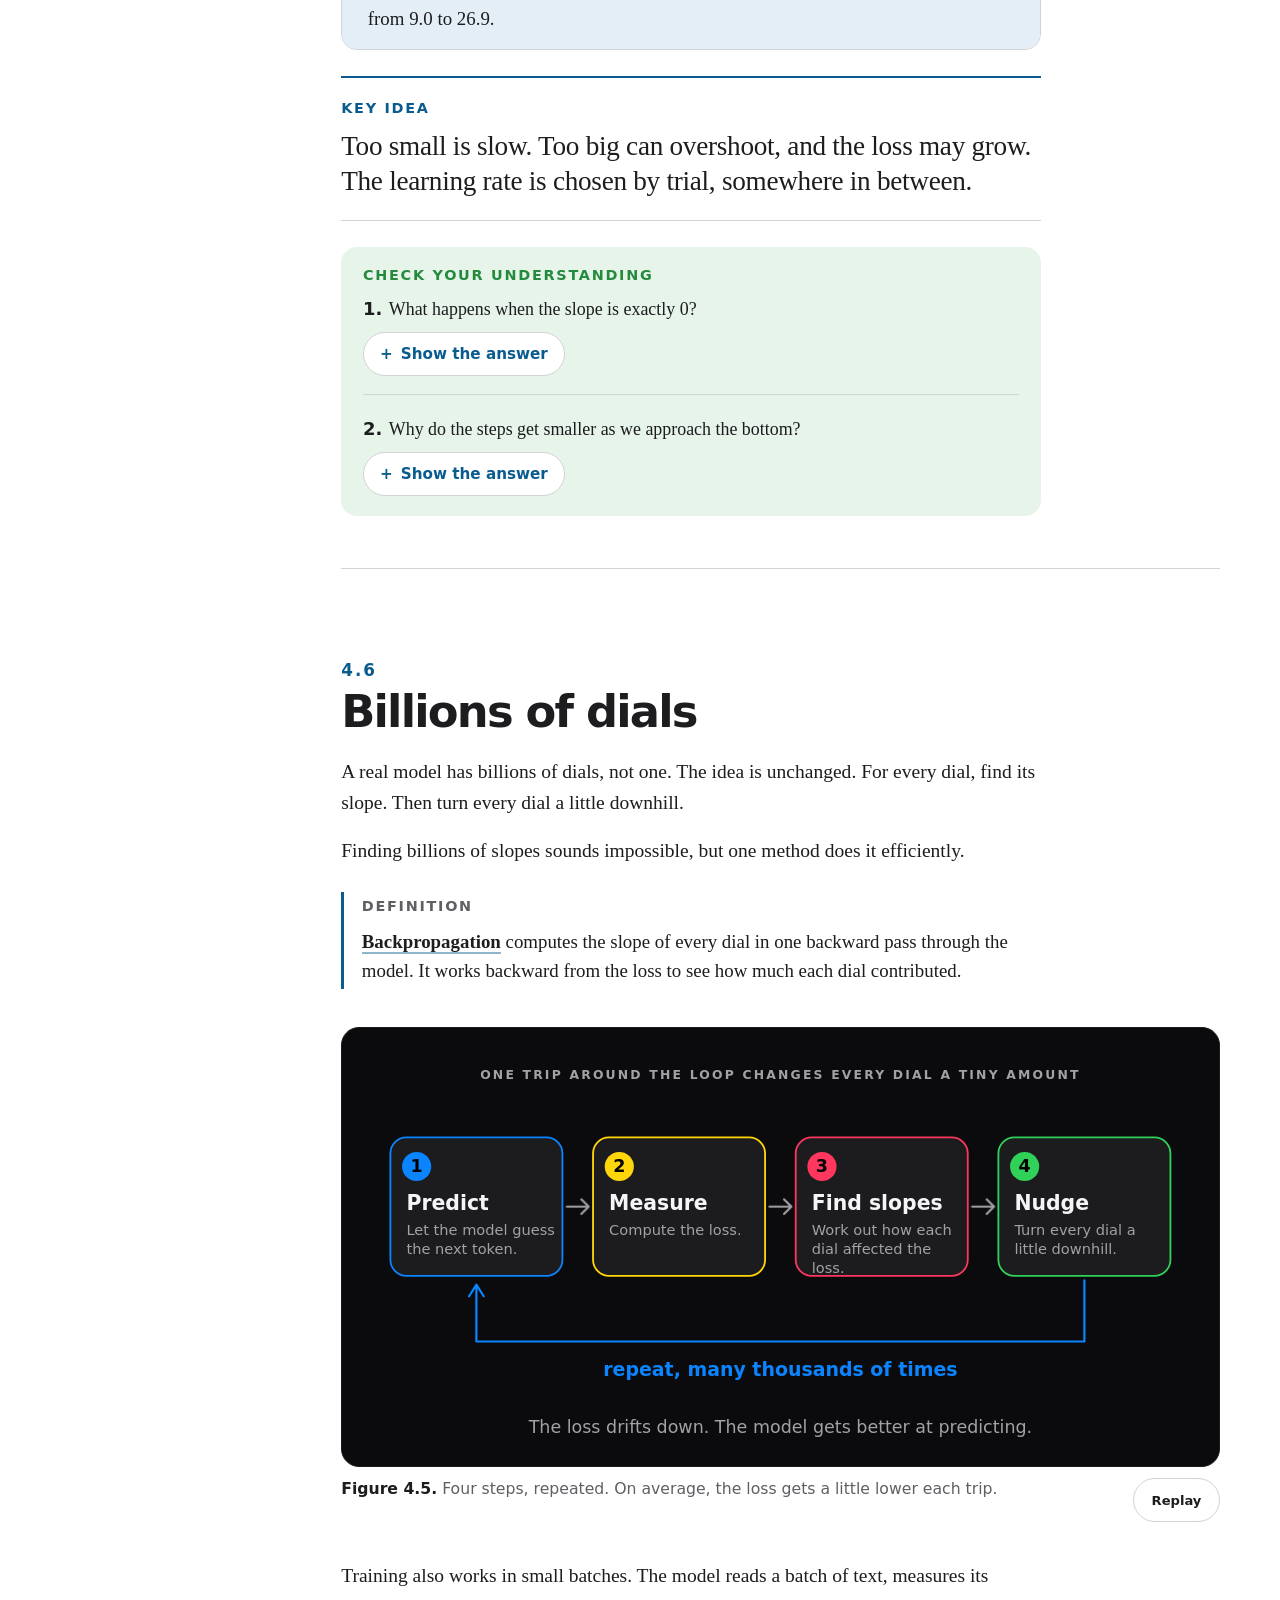
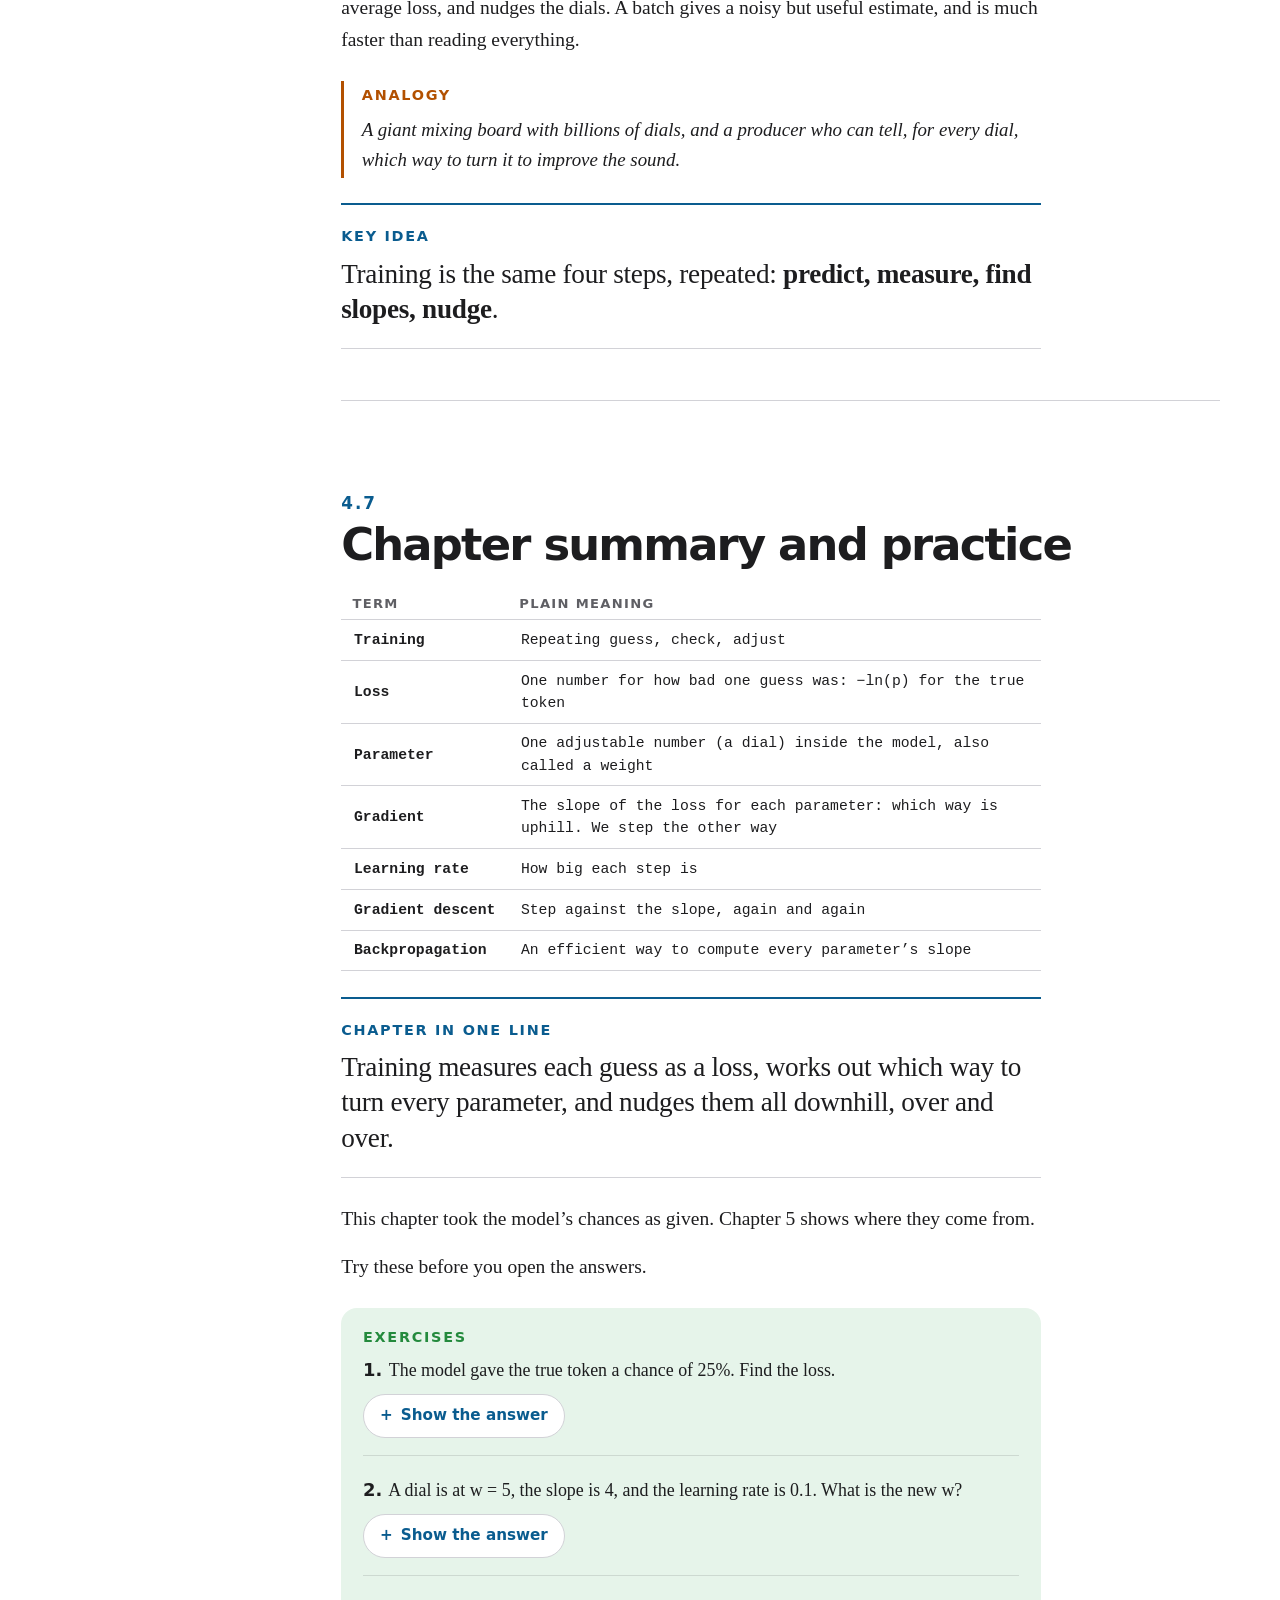
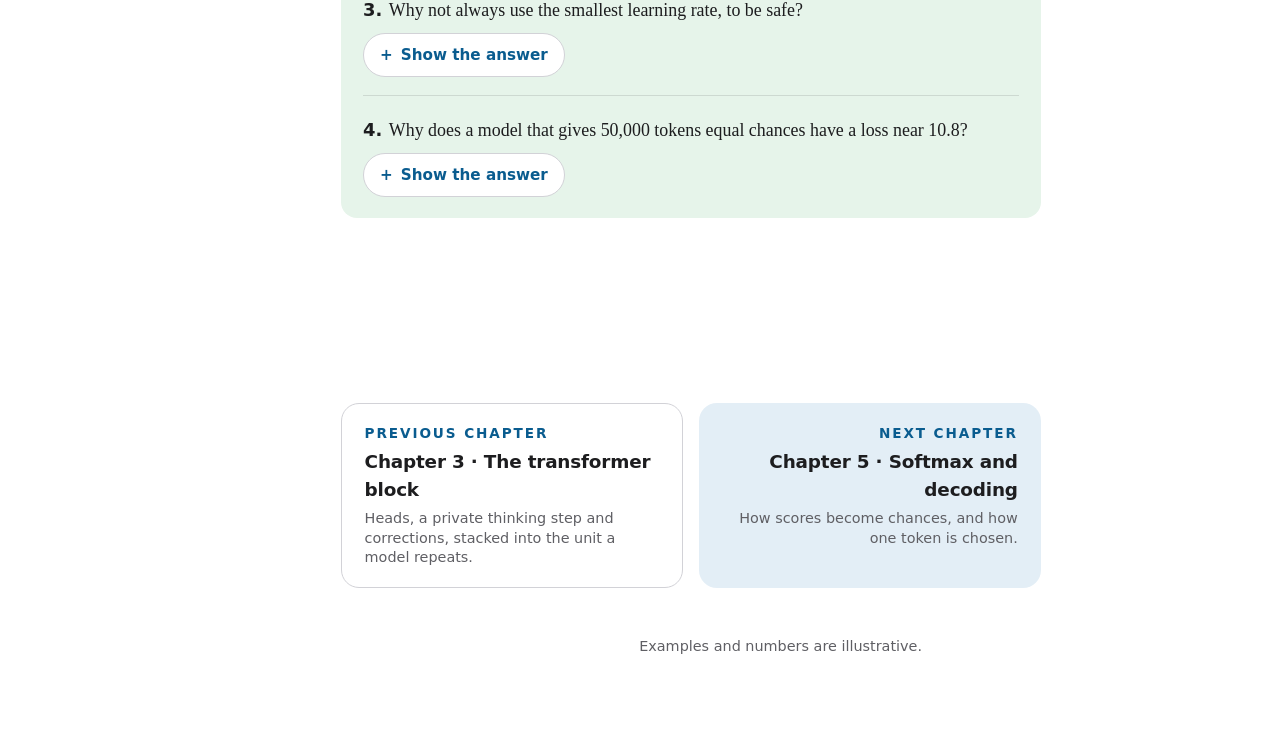
<file: chapter4.html>
<!doctype html>
<html lang="en">
<head>
<meta charset="utf-8">
<meta name="viewport" content="width=device-width, initial-scale=1">
<title>AI Mechanics: Chapter 4, Loss and gradient descent</title>
<meta name="description" content="How a model measures its mistakes and sets its billions of numbers.">
<meta name="theme-color" content="#0a5c8f">
<link rel="icon" href="favicon.svg" type="image/svg+xml">
<link rel="apple-touch-icon" href="assets/apple-touch-icon.png">
<link rel="canonical" href="https://matthewschmidt1-lgtm.github.io/ai-mechanics/chapter4.html">
<meta property="og:type" content="website">
<meta property="og:site_name" content="AI Mechanics">
<meta property="og:title" content="AI Mechanics: Chapter 4, Loss and gradient descent">
<meta property="og:description" content="How a model measures its mistakes and sets its billions of numbers.">
<meta property="og:url" content="https://matthewschmidt1-lgtm.github.io/ai-mechanics/chapter4.html">
<meta property="og:image" content="https://matthewschmidt1-lgtm.github.io/ai-mechanics/assets/og.png">
<meta name="twitter:card" content="summary_large_image">
<link rel="stylesheet" href="css/book.css?v=2.2">
<script src="js/prefs.js?v=2.2"></script>
</head>
<body>
<div id="app"><noscript><p style="font:17px/1.5 -apple-system,Segoe UI,Roboto,sans-serif;max-width:34em;margin:4rem auto;padding:0 1.2rem">AI Mechanics needs JavaScript to show its chapters and figures. Please turn it on, or open this page in a different browser.</p></noscript></div>
<script>window.__video=1; window.__story=0;</script>
<script src="js/kit.js?v=2.2"></script>
<script src="js/chapters.js?v=2.2"></script>
<script src="js/ill4.js?v=2.2"></script>
<script src="js/book.js?v=2.2"></script>
<script src="js/chapter4.js?v=2.2"></script>
</body>
</html>
</file>
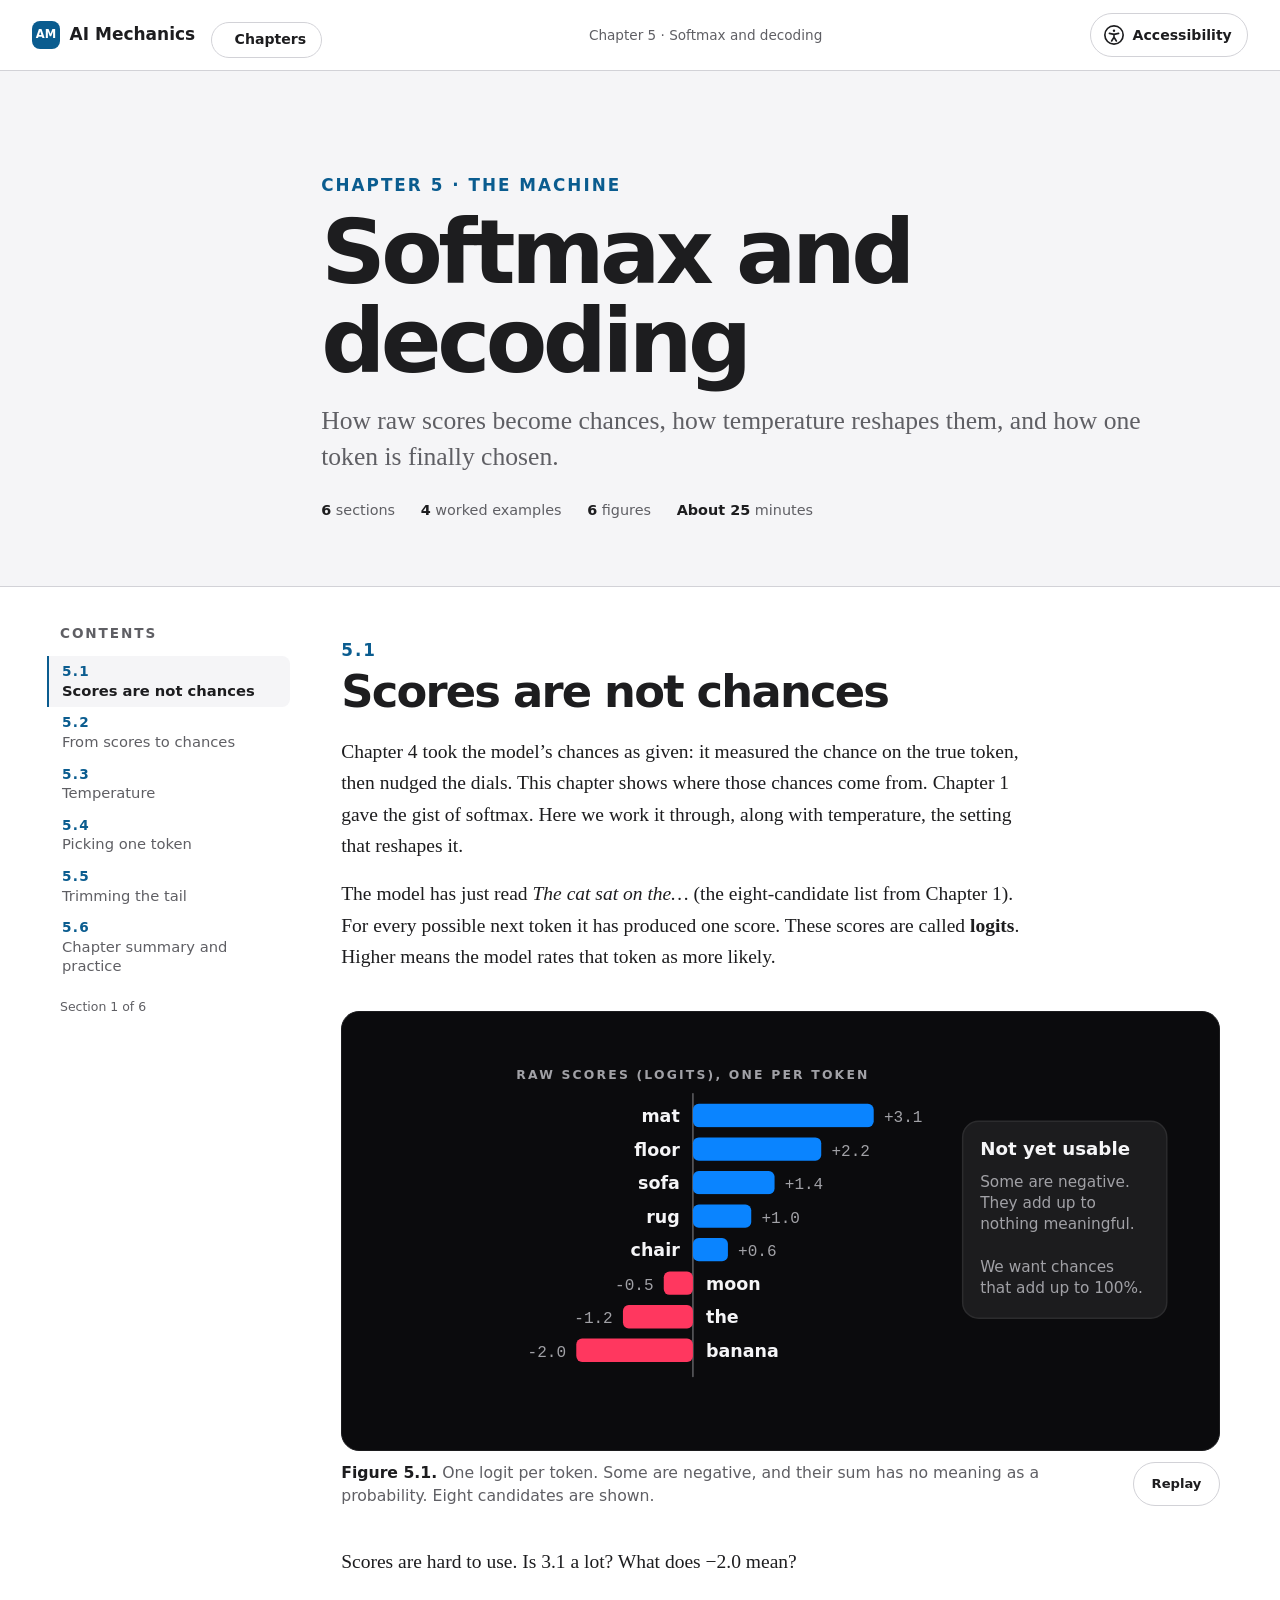
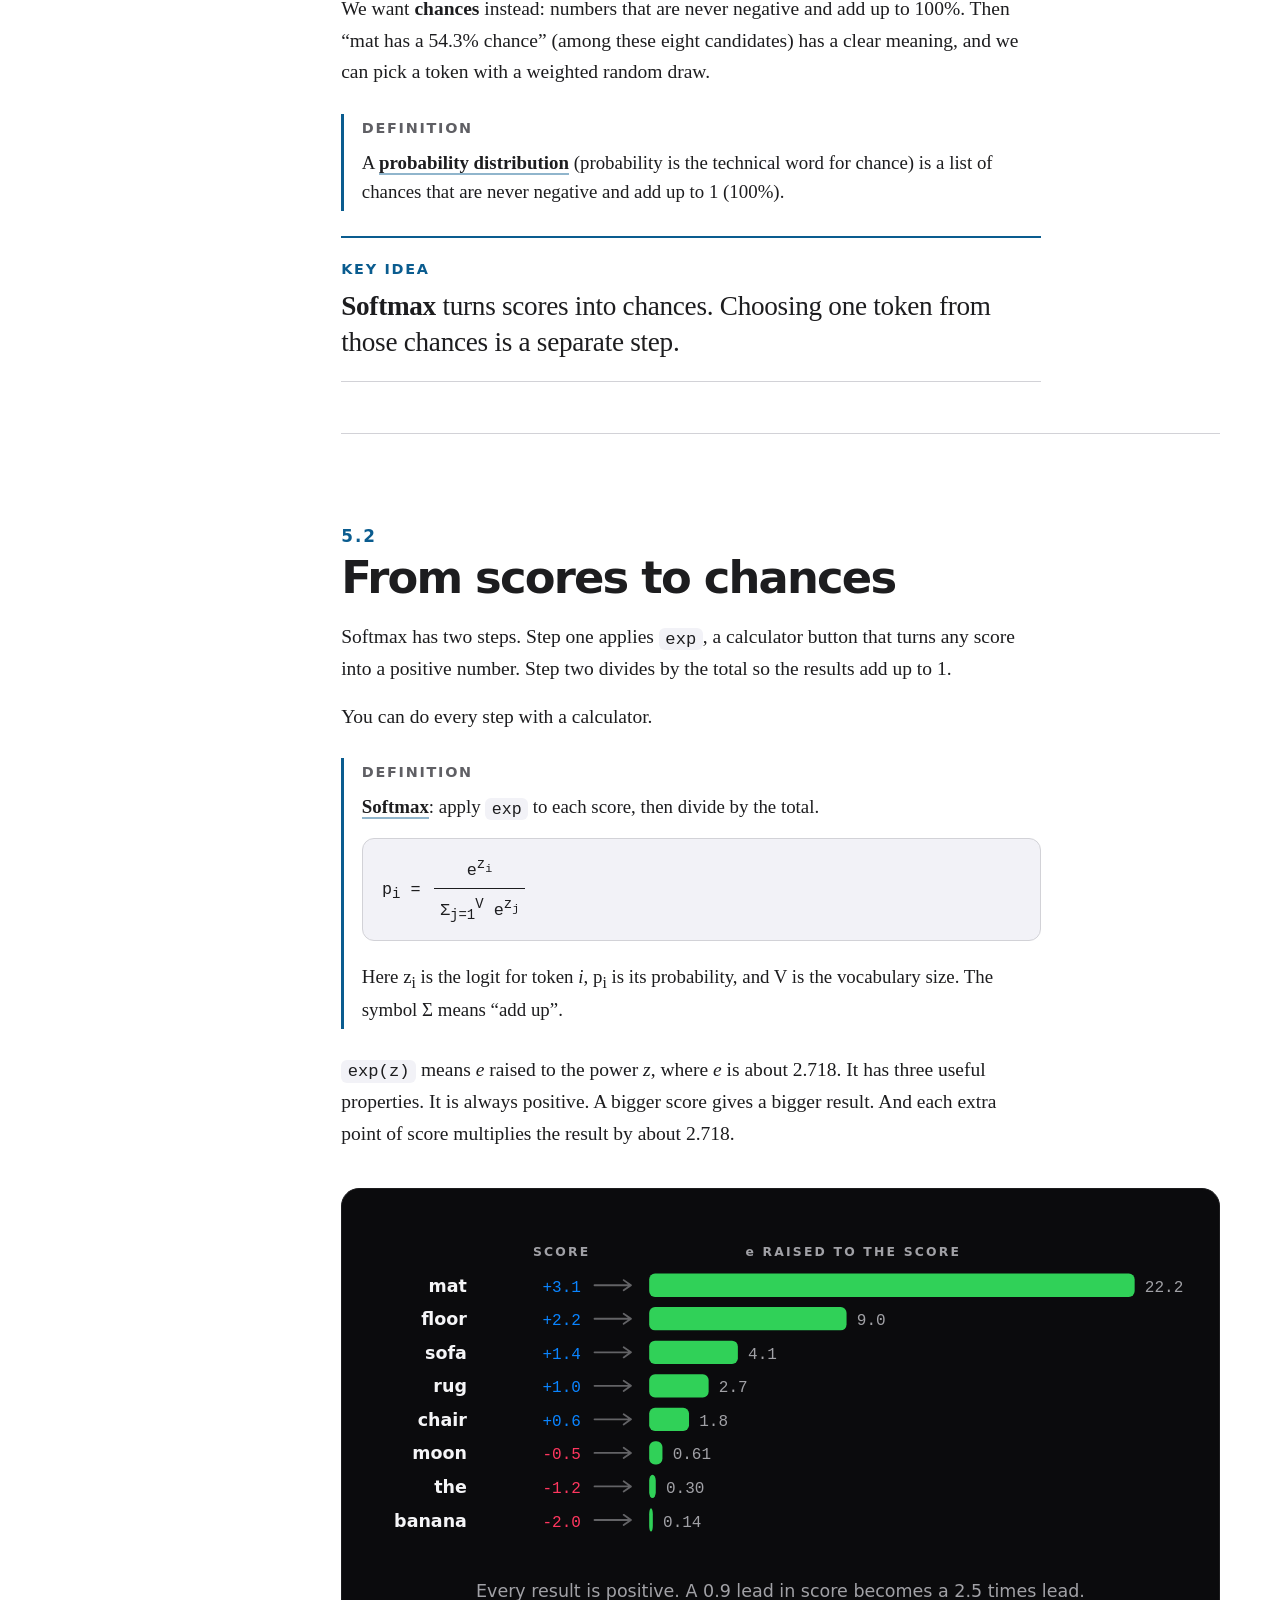
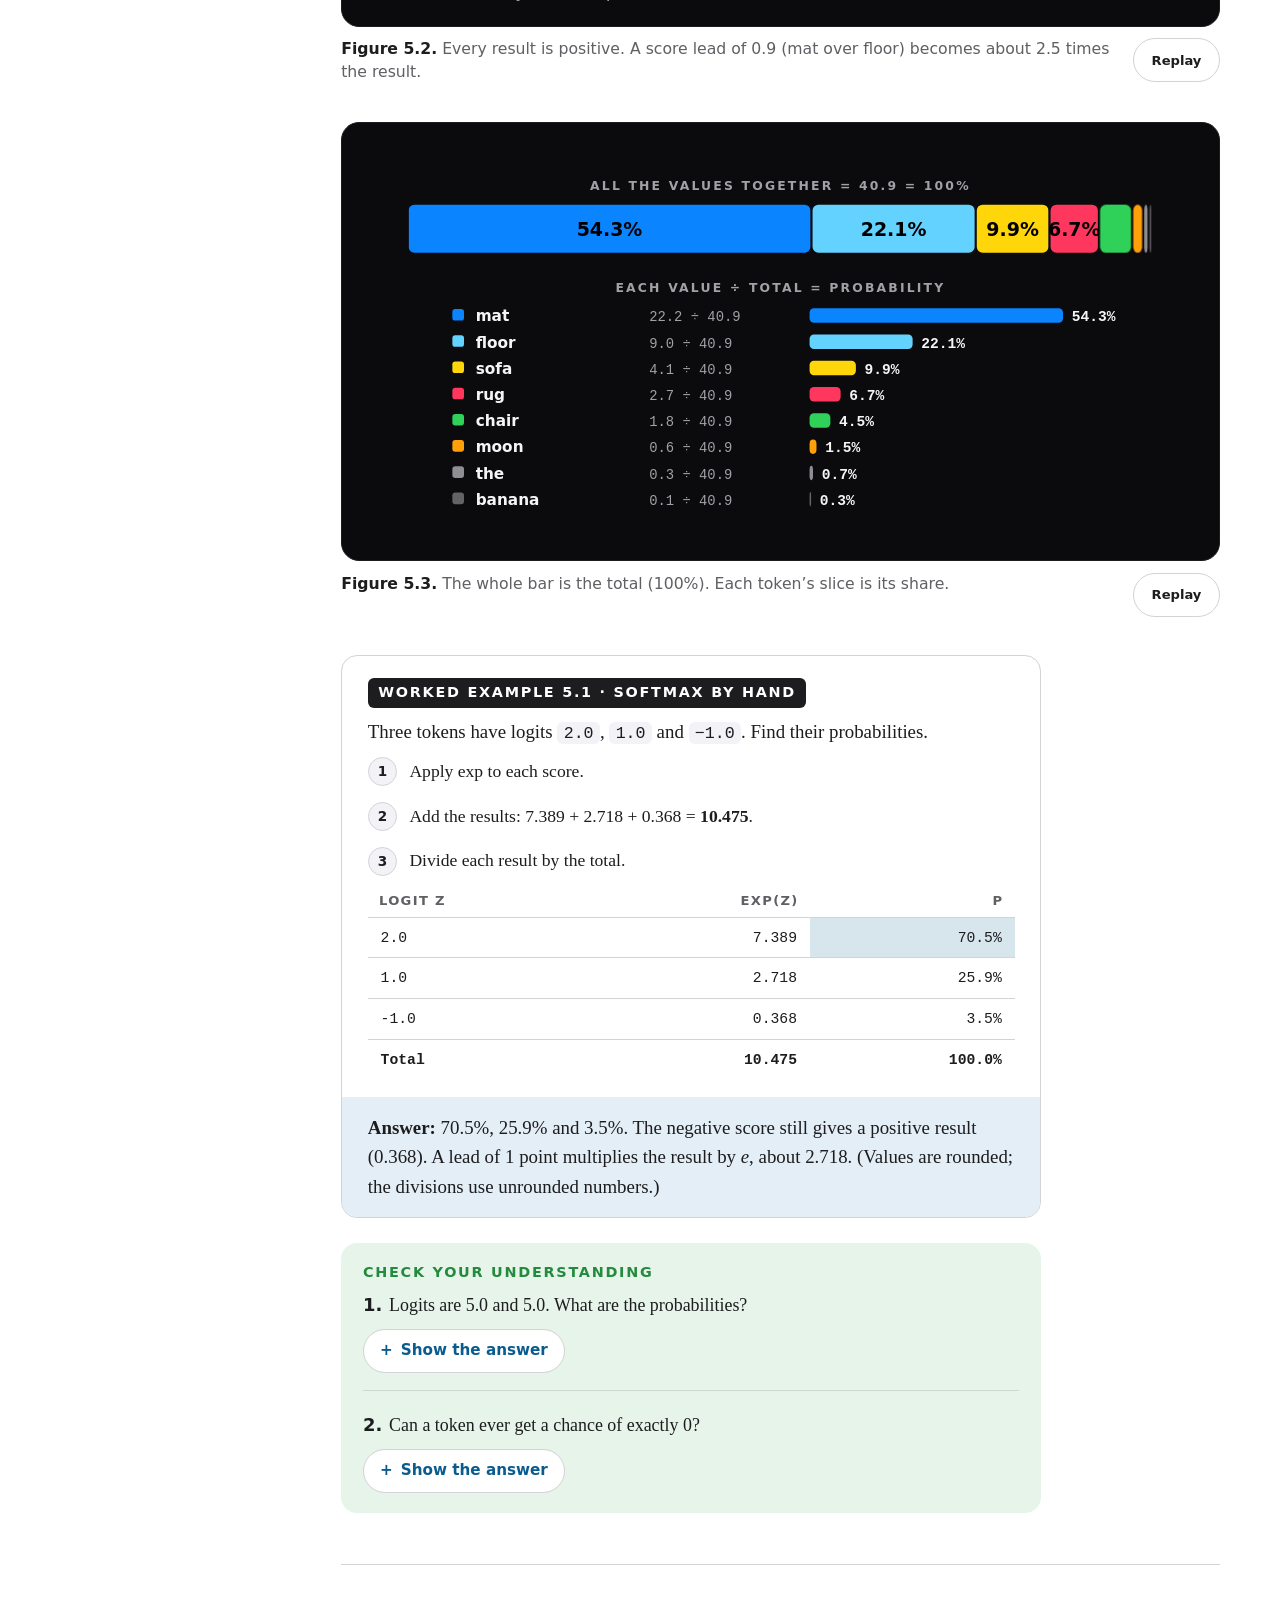
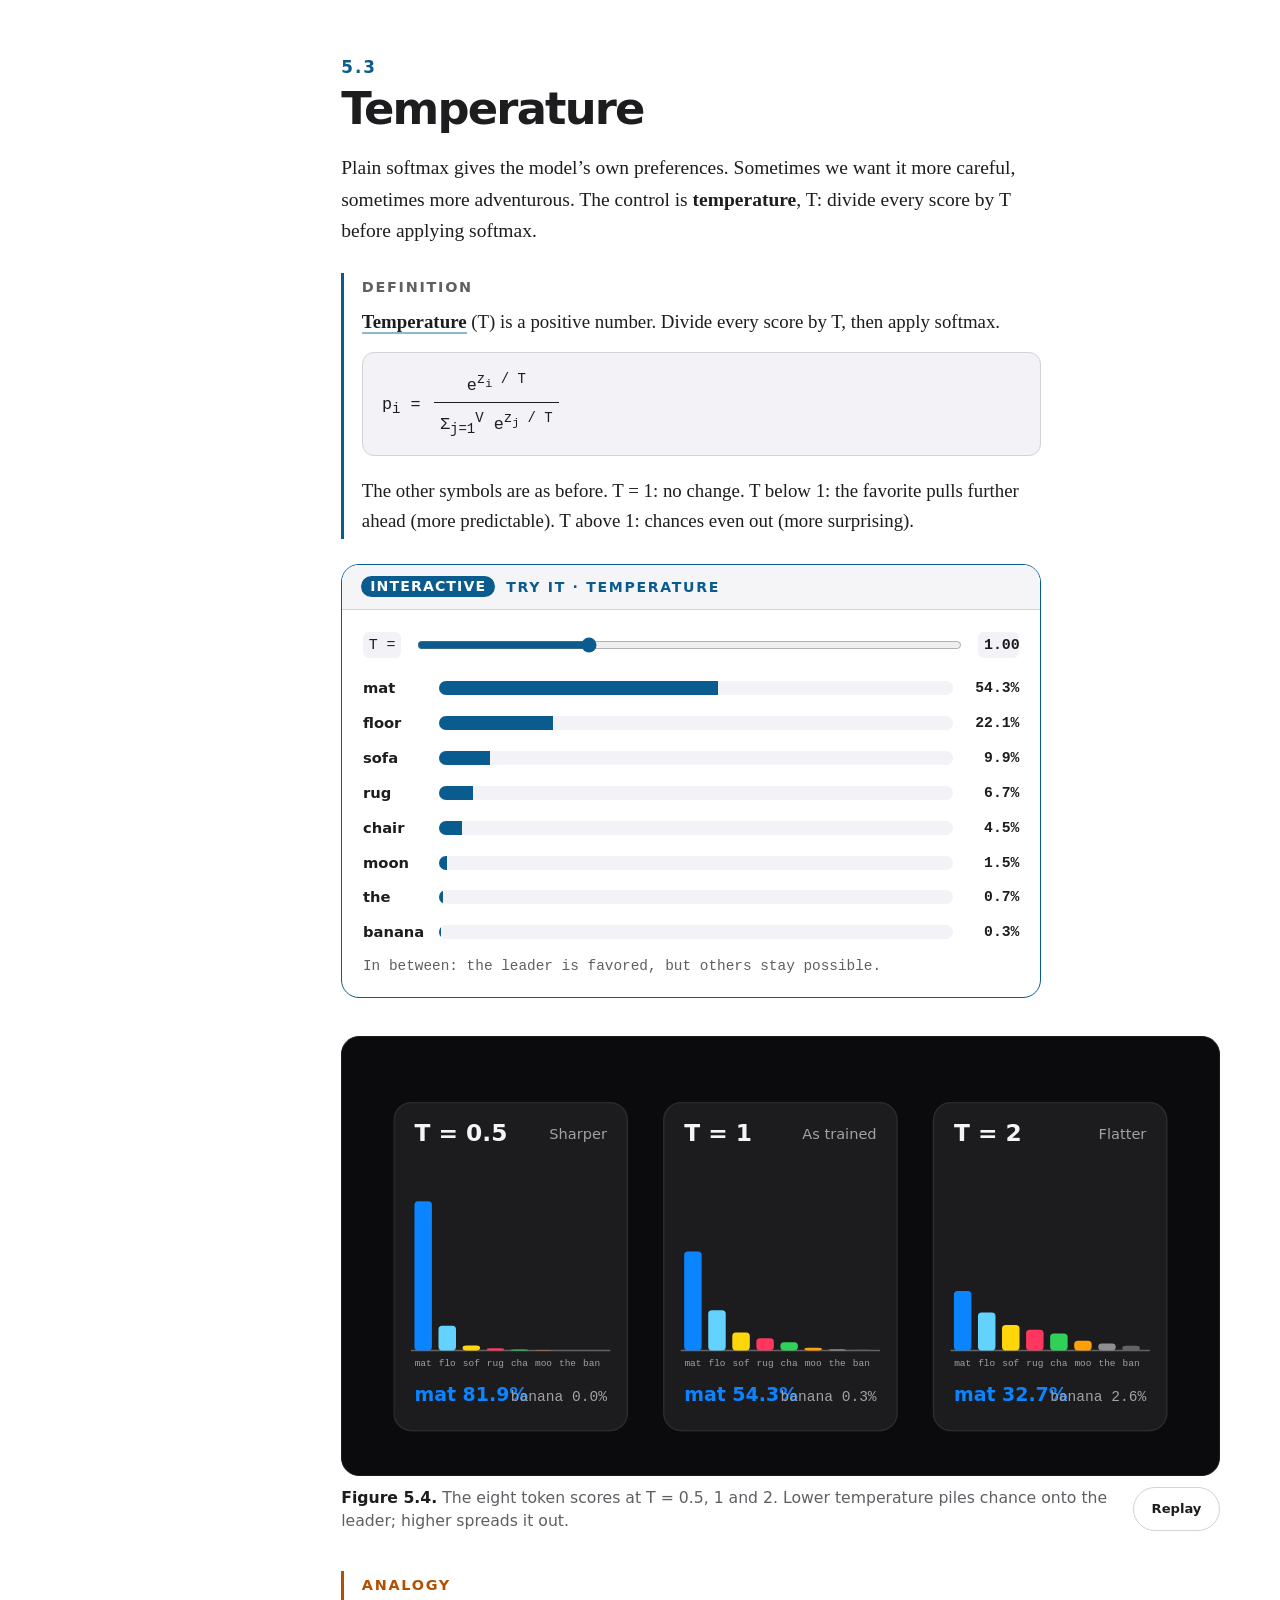
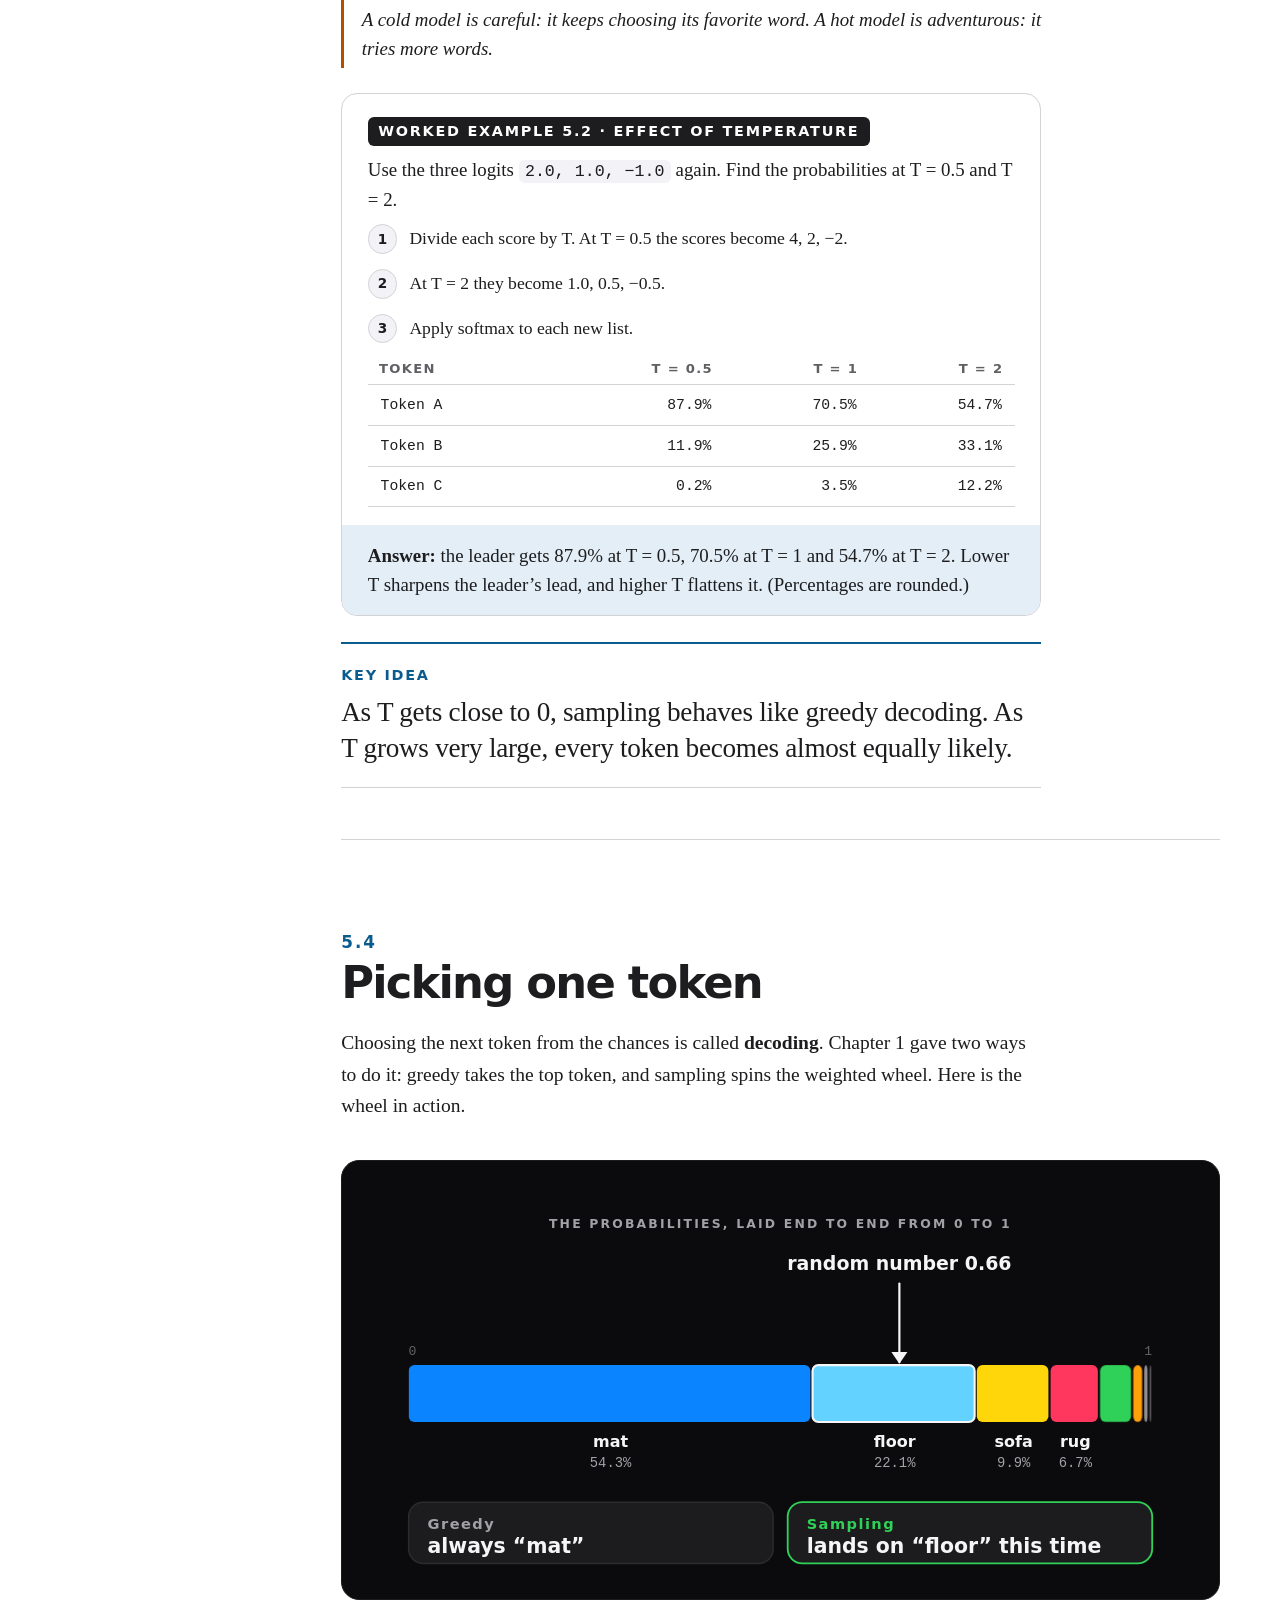
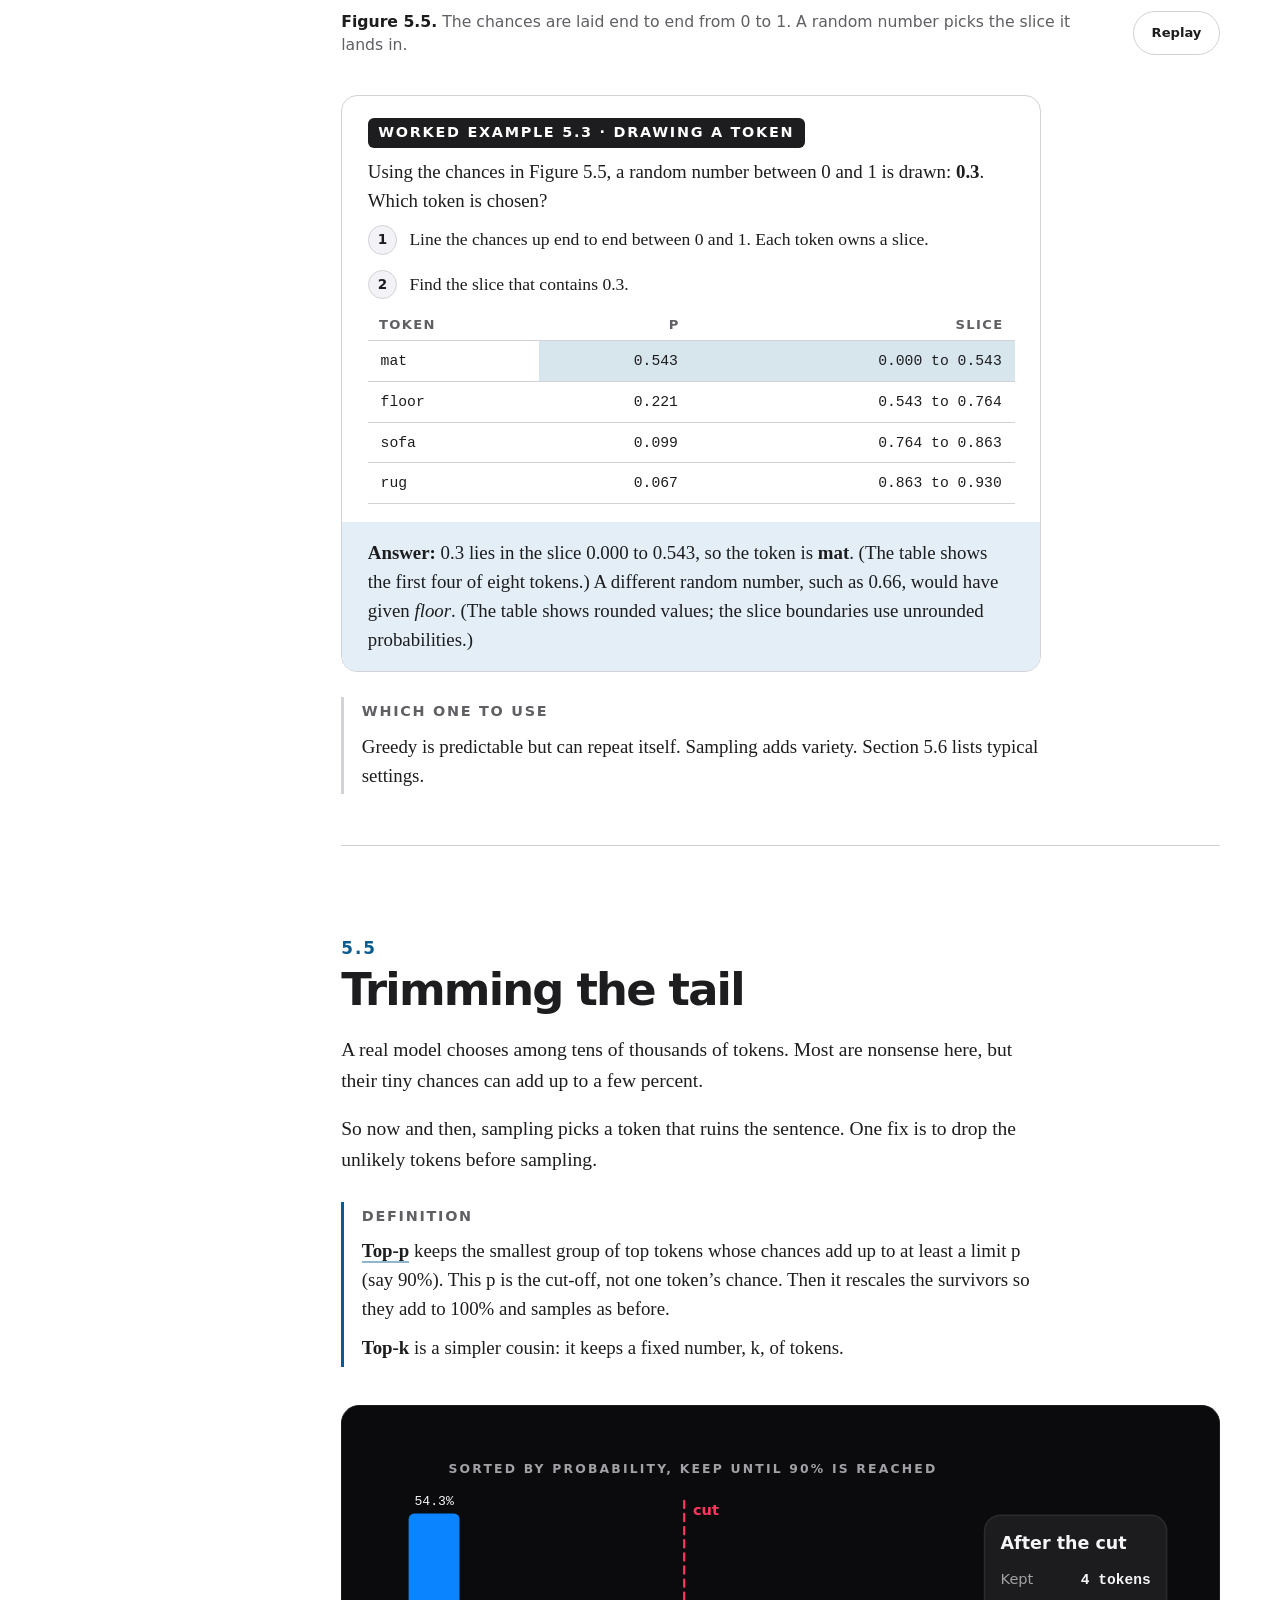
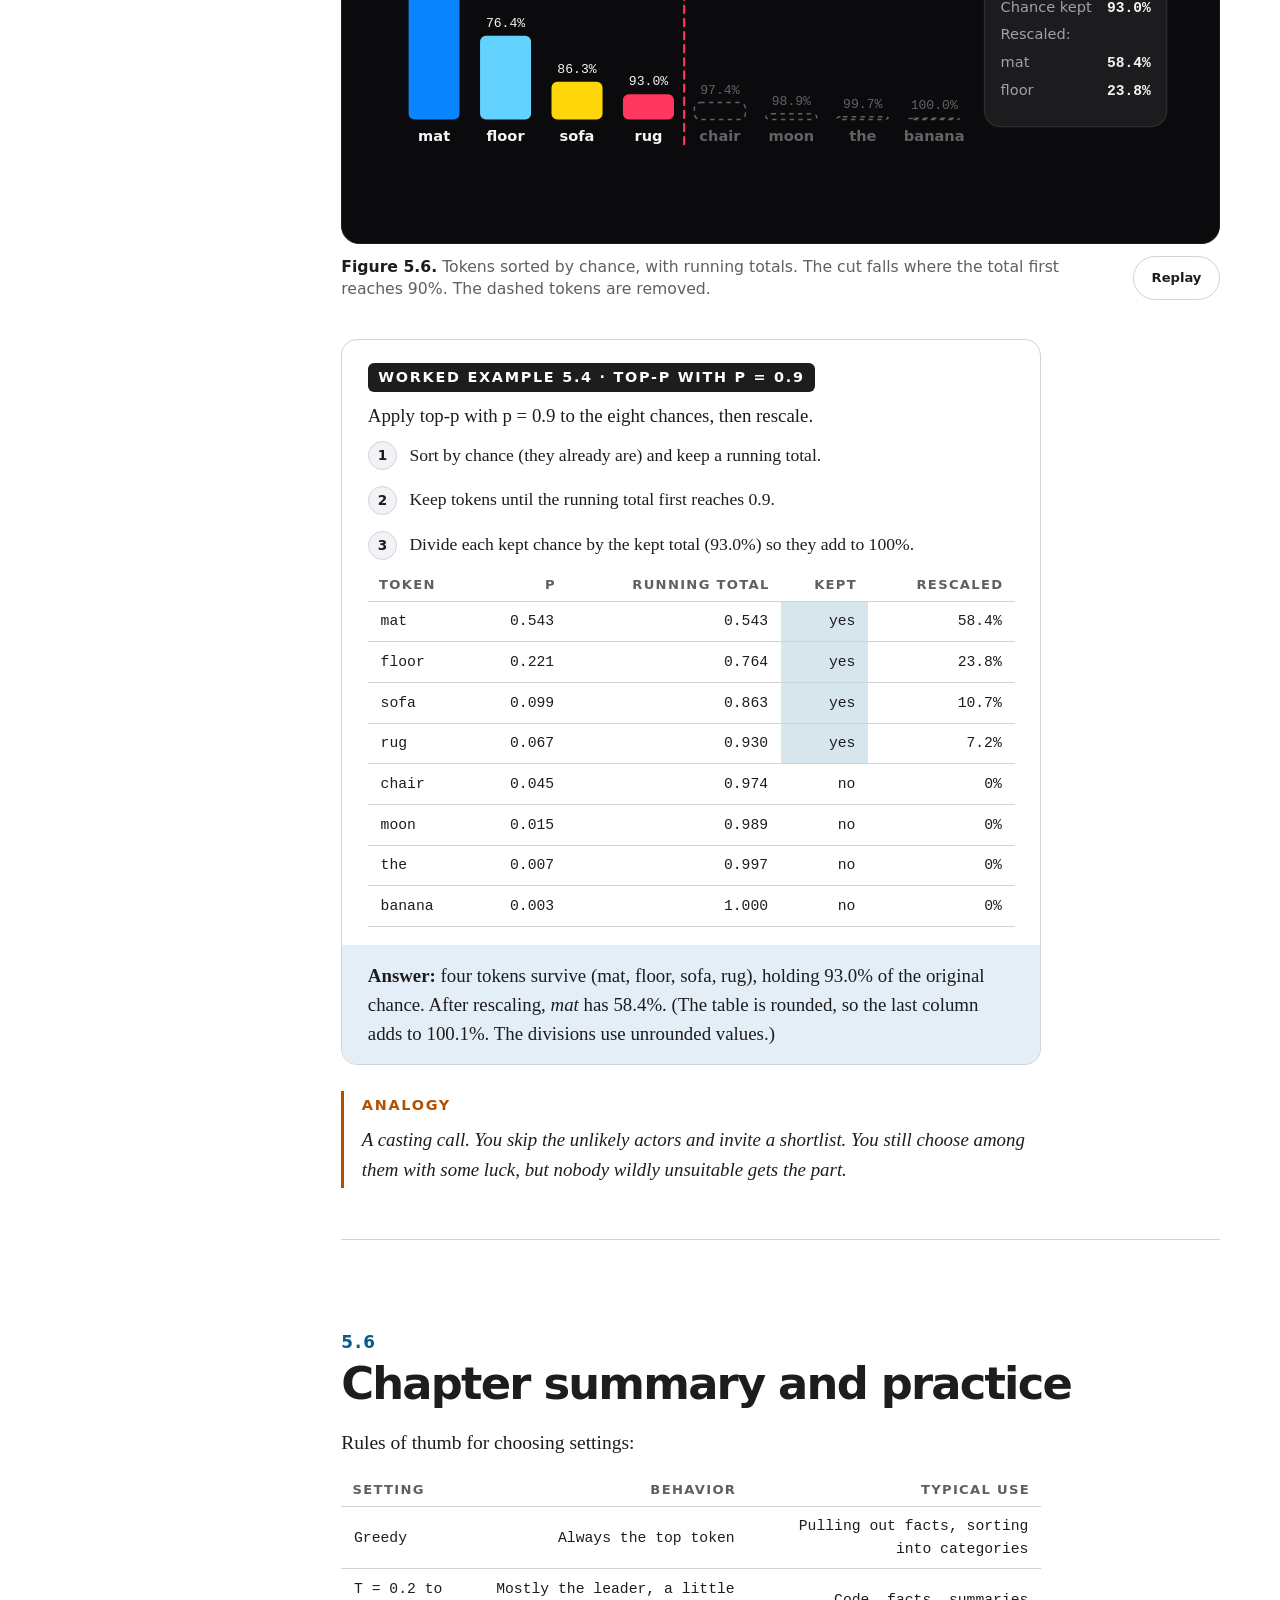
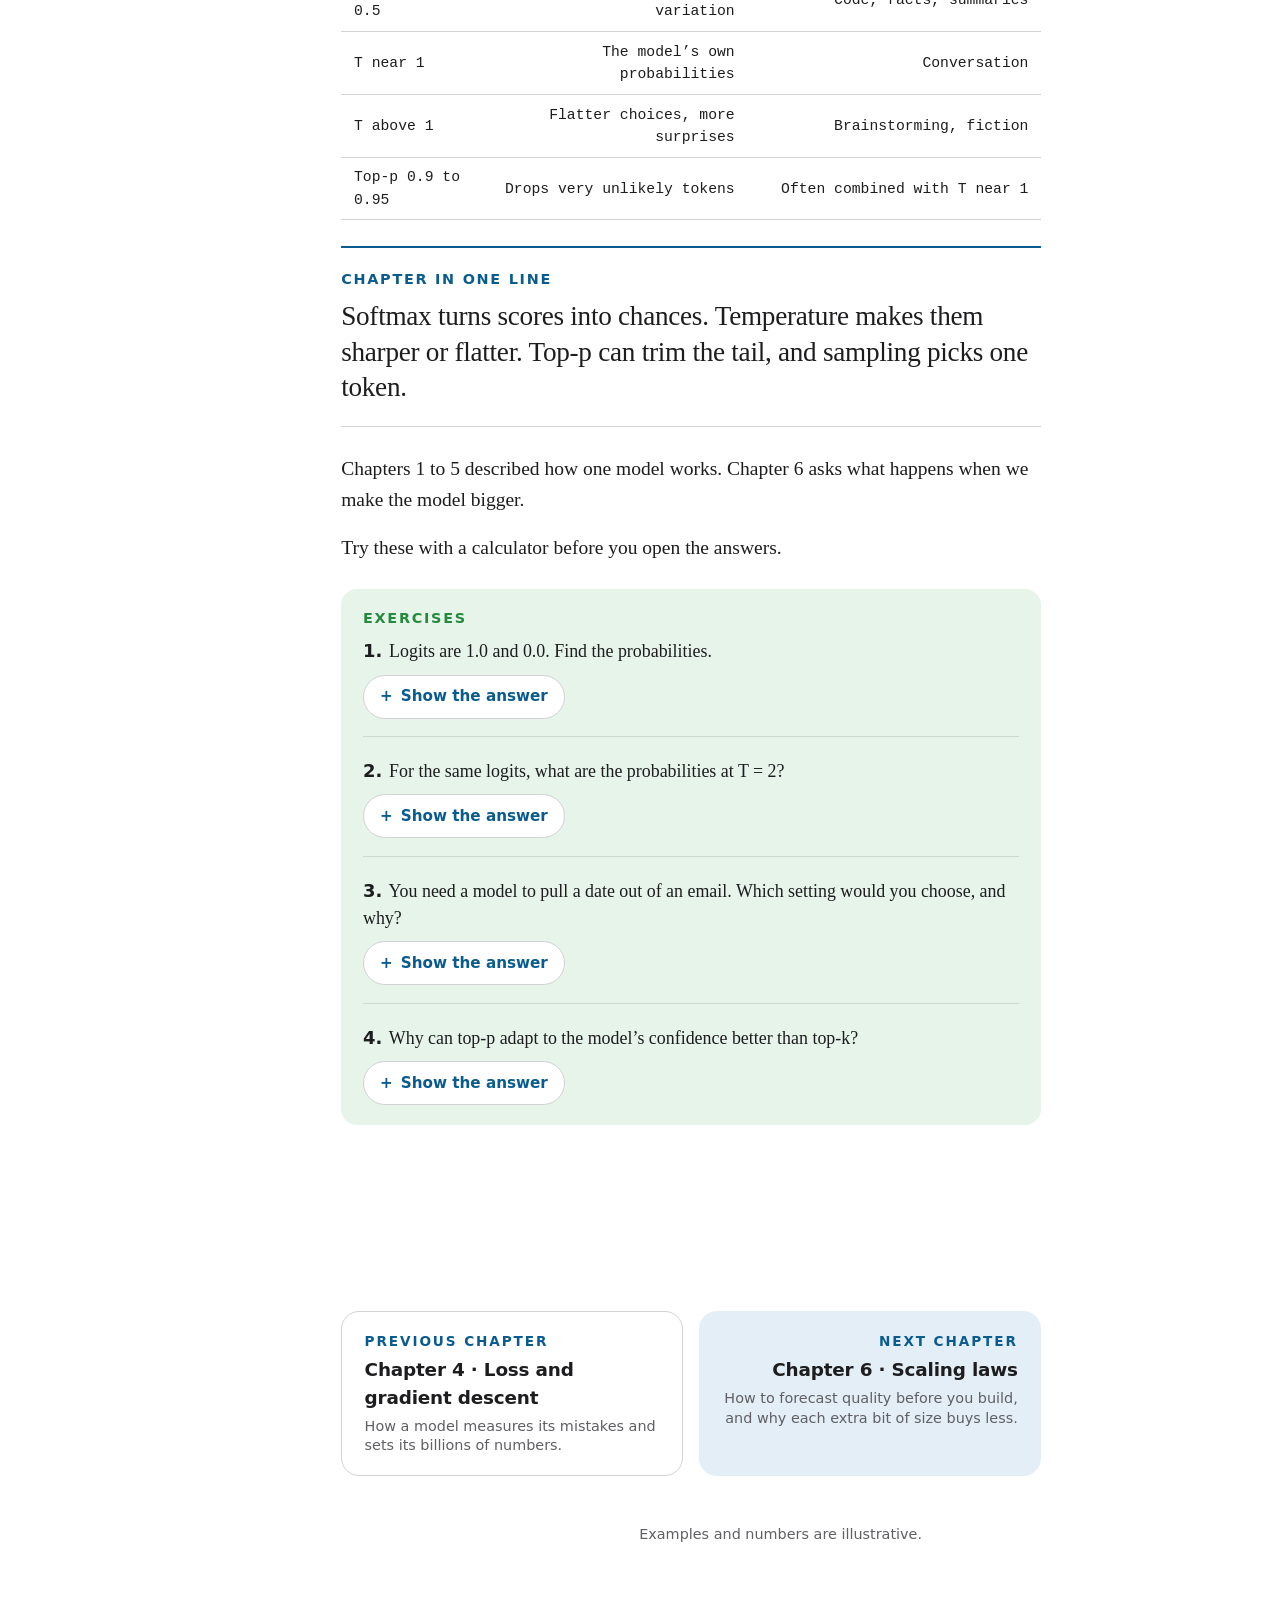
<file: chapter5.html>
<!doctype html>
<html lang="en">
<head>
<meta charset="utf-8">
<meta name="viewport" content="width=device-width, initial-scale=1">
<title>AI Mechanics: Chapter 5, Softmax and decoding</title>
<meta name="description" content="How scores become chances, and how one token is chosen.">
<meta name="theme-color" content="#0a5c8f">
<link rel="icon" href="favicon.svg" type="image/svg+xml">
<link rel="apple-touch-icon" href="assets/apple-touch-icon.png">
<link rel="canonical" href="https://matthewschmidt1-lgtm.github.io/ai-mechanics/chapter5.html">
<meta property="og:type" content="website">
<meta property="og:site_name" content="AI Mechanics">
<meta property="og:title" content="AI Mechanics: Chapter 5, Softmax and decoding">
<meta property="og:description" content="How scores become chances, and how one token is chosen.">
<meta property="og:url" content="https://matthewschmidt1-lgtm.github.io/ai-mechanics/chapter5.html">
<meta property="og:image" content="https://matthewschmidt1-lgtm.github.io/ai-mechanics/assets/og.png">
<meta name="twitter:card" content="summary_large_image">
<link rel="stylesheet" href="css/book.css?v=2.2">
<script src="js/prefs.js?v=2.2"></script>
</head>
<body>
<div id="app"><noscript><p style="font:17px/1.5 -apple-system,Segoe UI,Roboto,sans-serif;max-width:34em;margin:4rem auto;padding:0 1.2rem">AI Mechanics needs JavaScript to show its chapters and figures. Please turn it on, or open this page in a different browser.</p></noscript></div>
<script>window.__video=1; window.__story=0;</script>
<script src="js/kit.js?v=2.2"></script>
<script src="js/chapters.js?v=2.2"></script>
<script src="js/ill5.js?v=2.2"></script>
<script src="js/book.js?v=2.2"></script>
<script src="js/chapter5.js?v=2.2"></script>
</body>
</html>
</file>
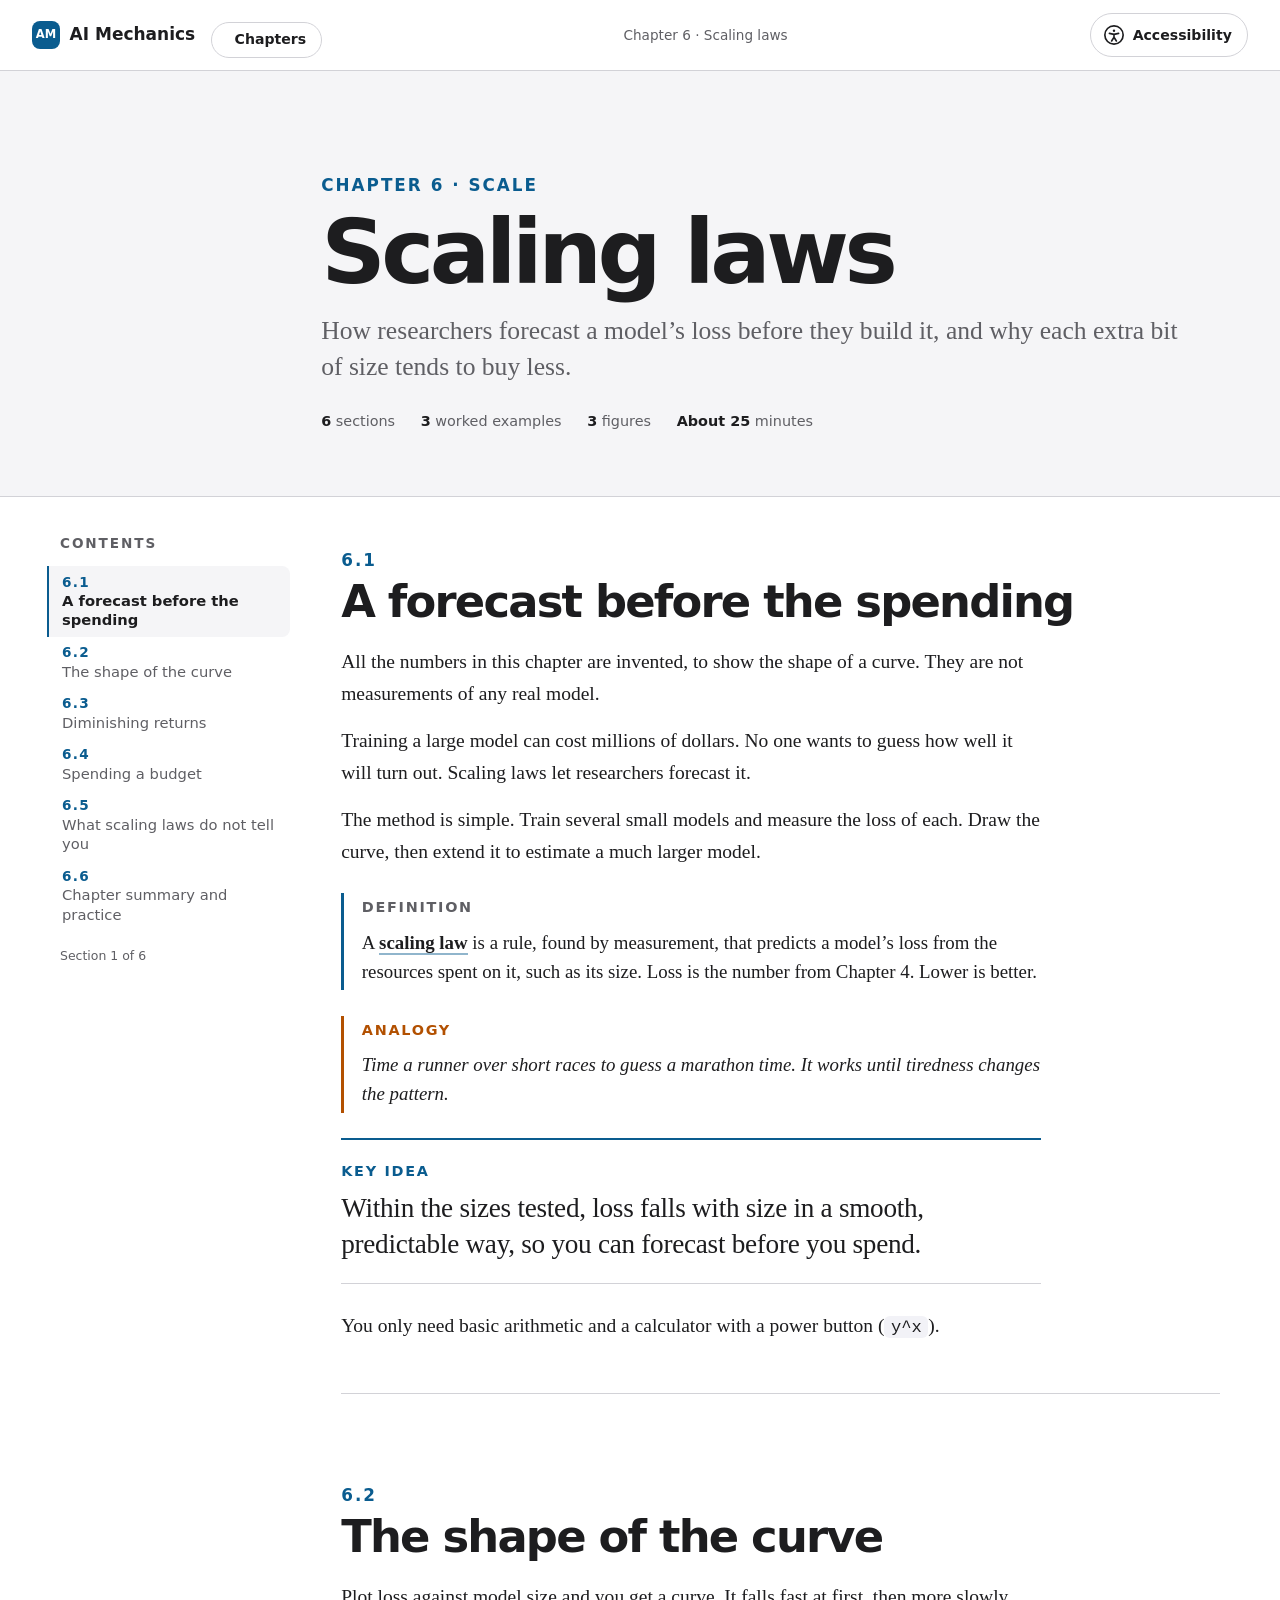
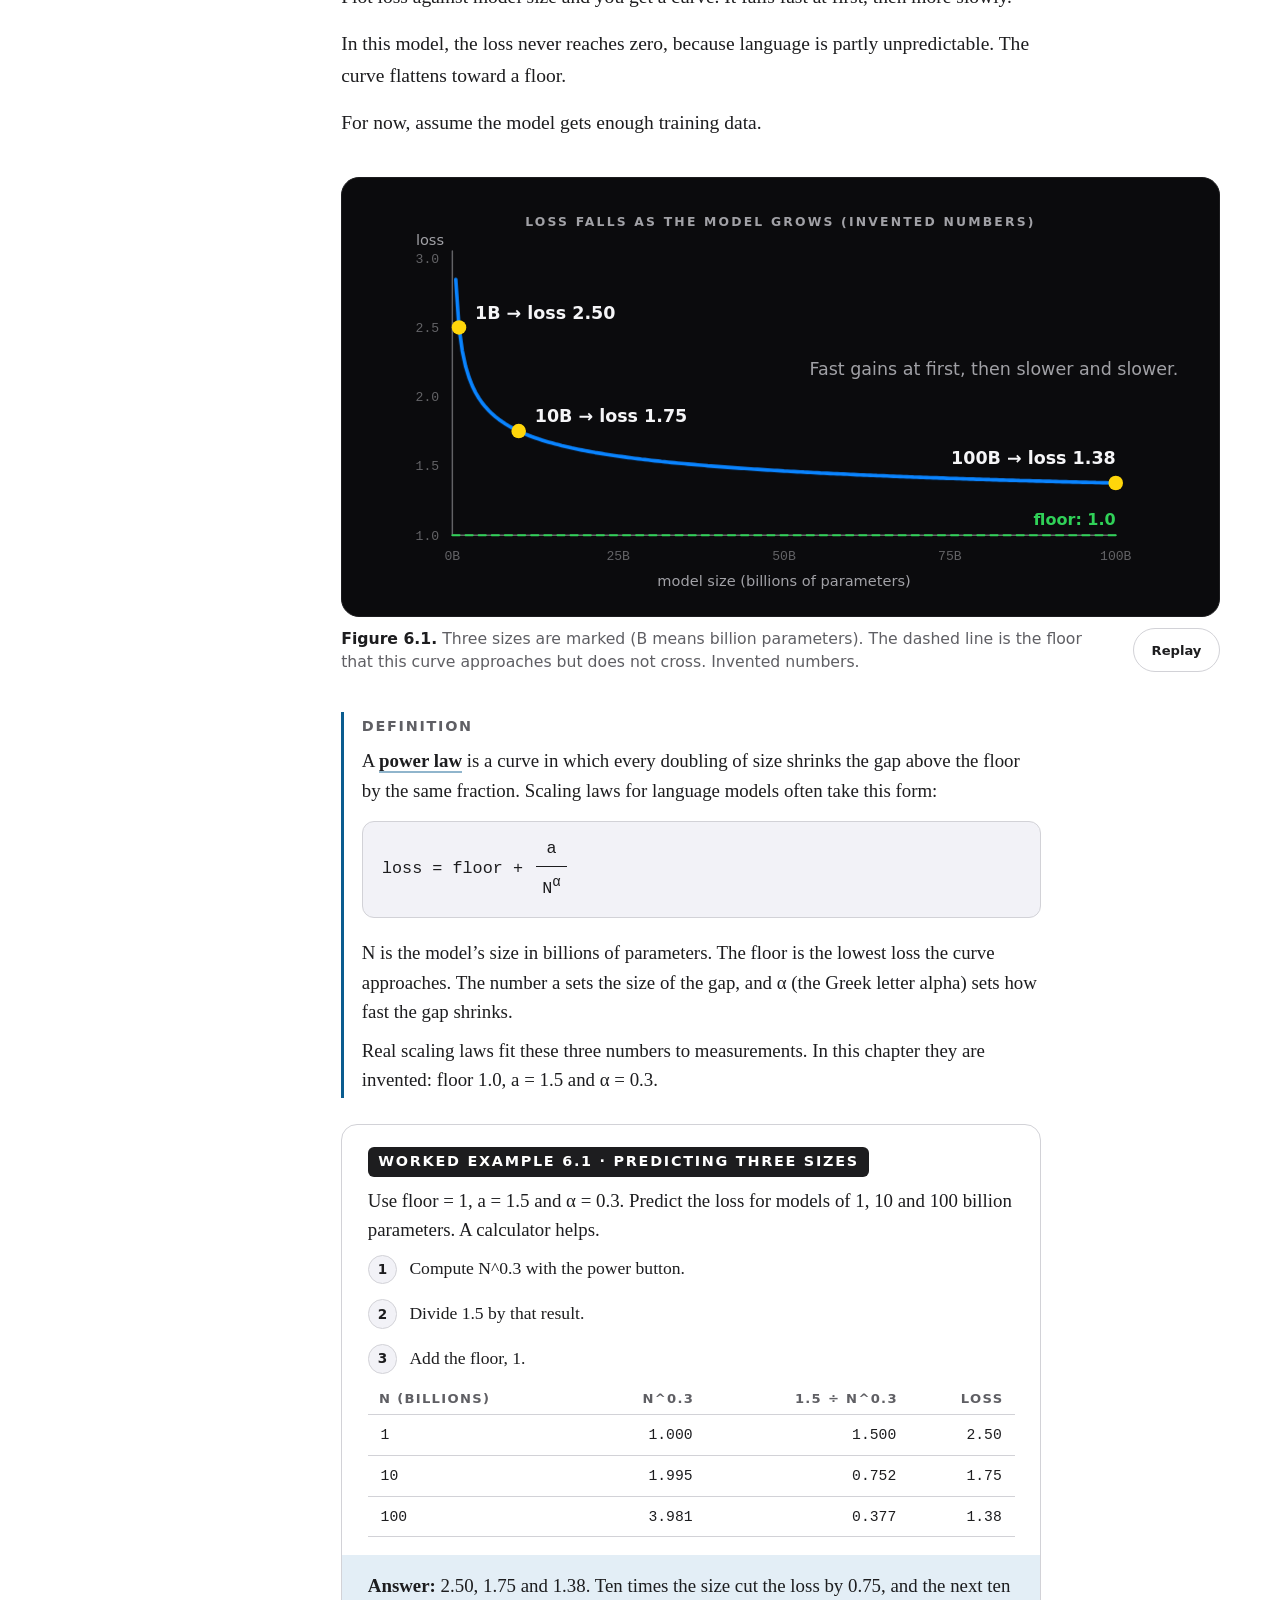
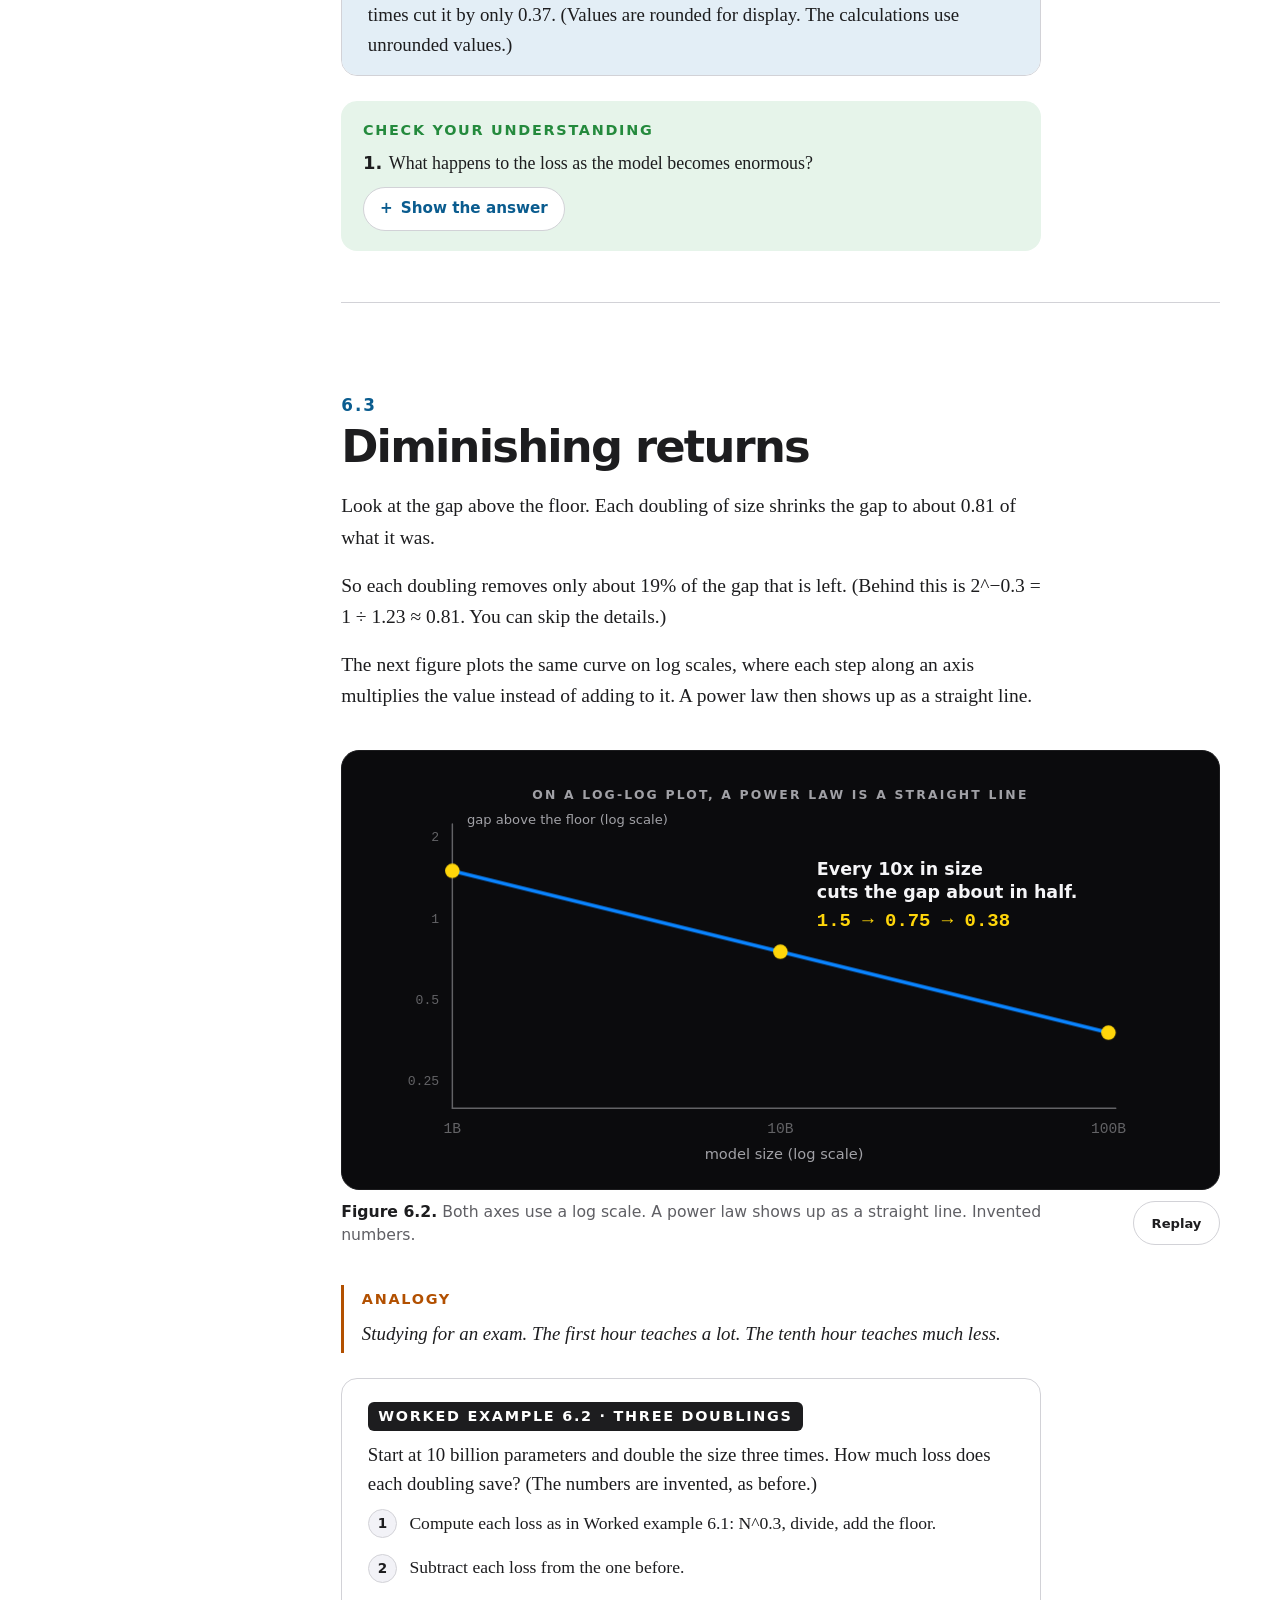
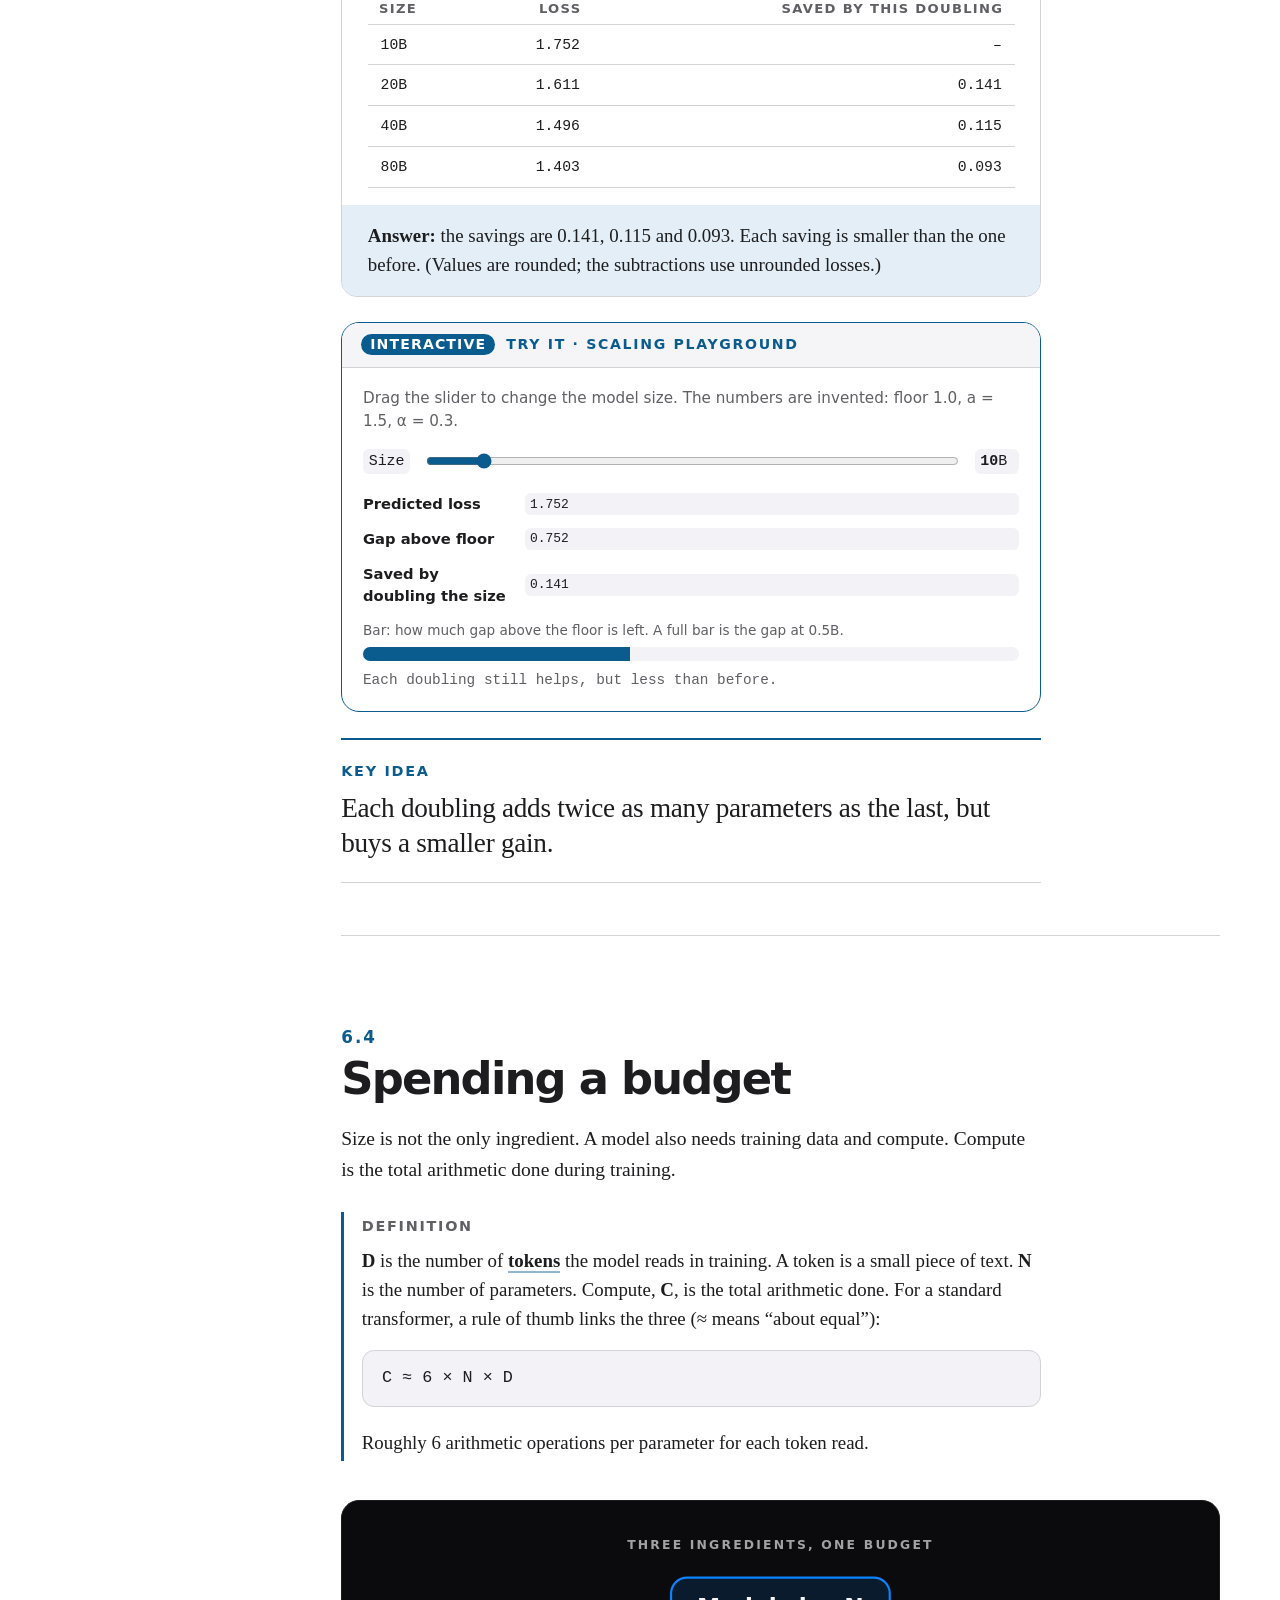
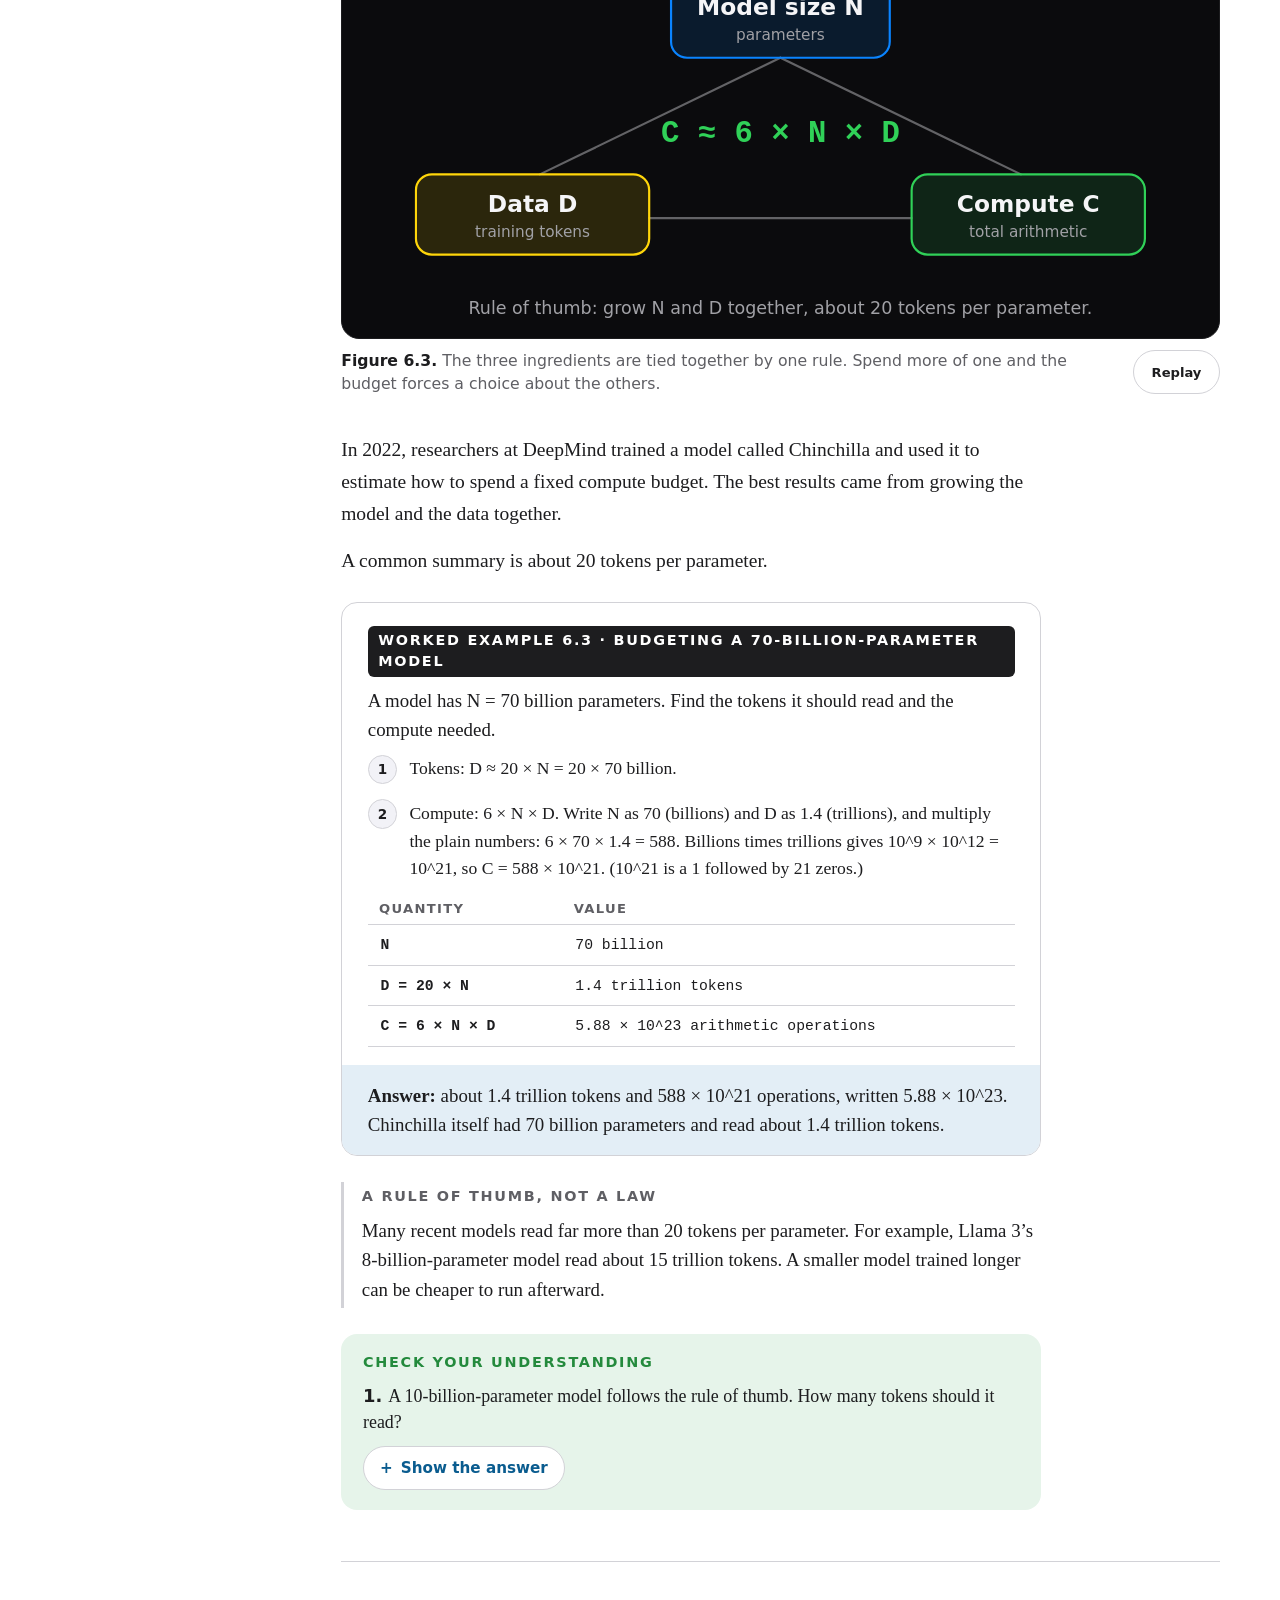
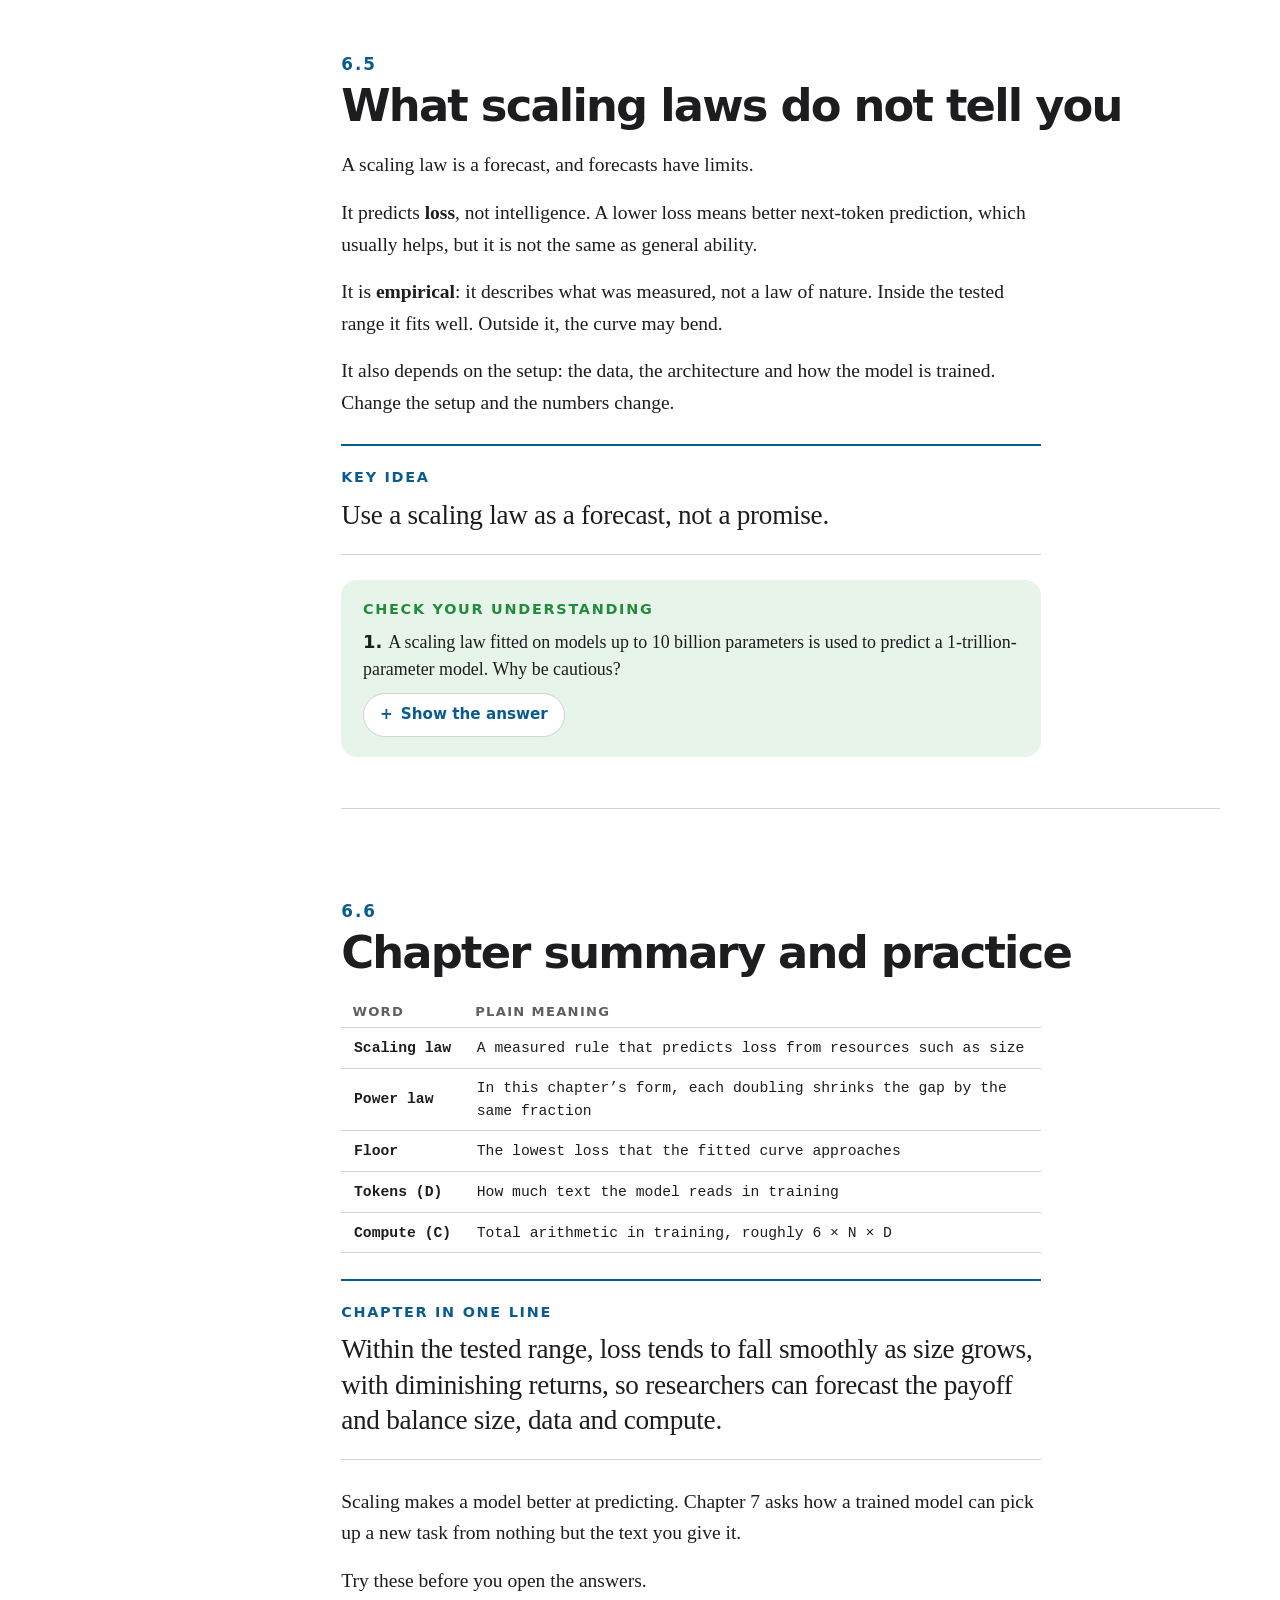
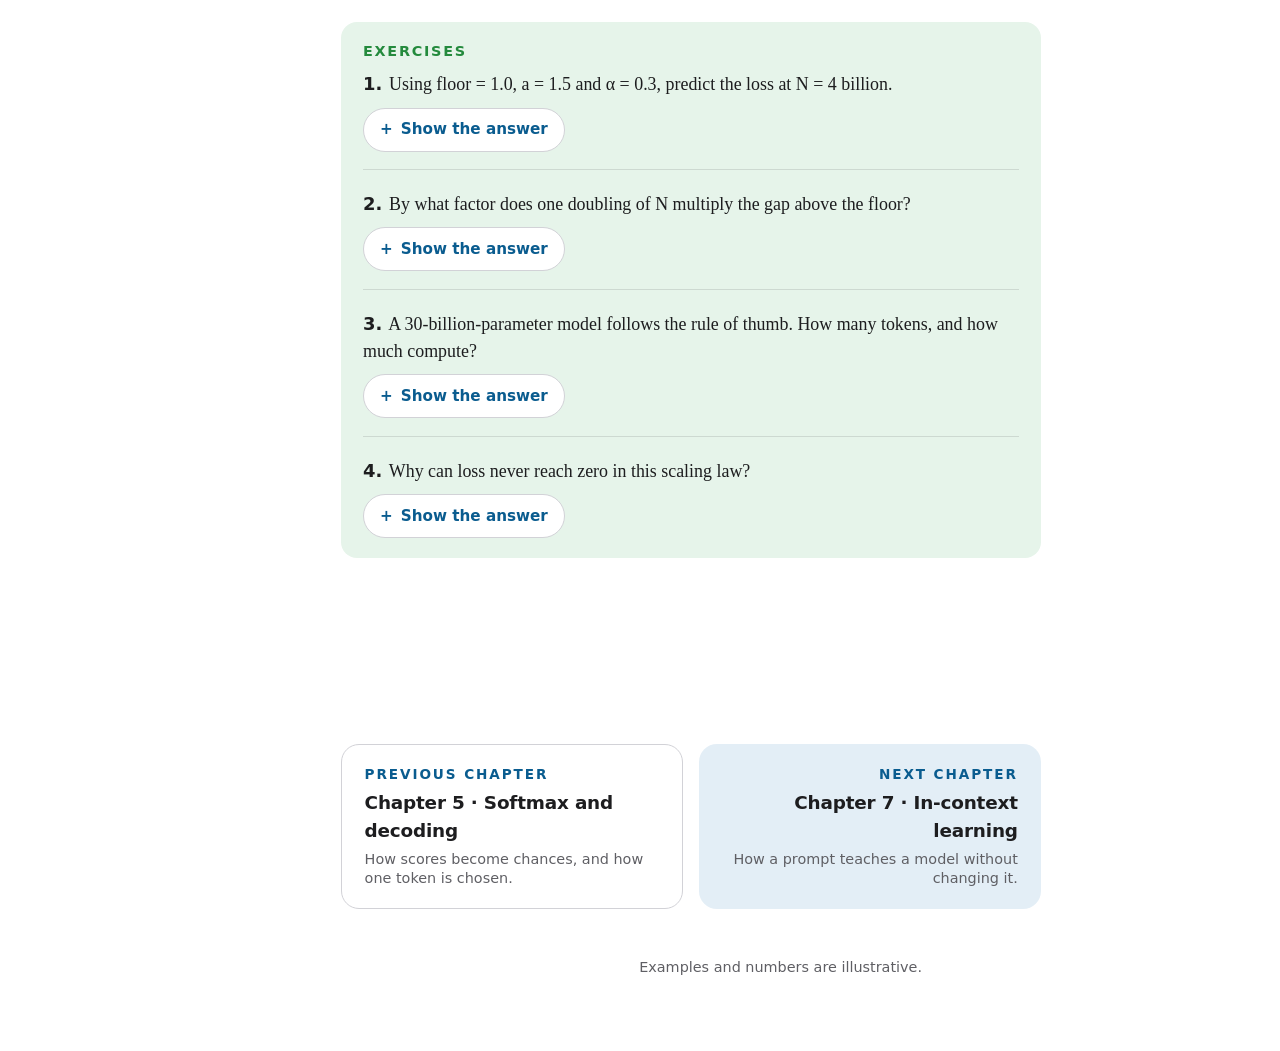
<file: chapter6.html>
<!doctype html>
<html lang="en">
<head>
<meta charset="utf-8">
<meta name="viewport" content="width=device-width, initial-scale=1">
<title>AI Mechanics: Chapter 6, Scaling laws</title>
<meta name="description" content="How to forecast quality before you build, and why each extra bit of size buys less.">
<meta name="theme-color" content="#0a5c8f">
<link rel="icon" href="favicon.svg" type="image/svg+xml">
<link rel="apple-touch-icon" href="assets/apple-touch-icon.png">
<link rel="canonical" href="https://matthewschmidt1-lgtm.github.io/ai-mechanics/chapter6.html">
<meta property="og:type" content="website">
<meta property="og:site_name" content="AI Mechanics">
<meta property="og:title" content="AI Mechanics: Chapter 6, Scaling laws">
<meta property="og:description" content="How to forecast quality before you build, and why each extra bit of size buys less.">
<meta property="og:url" content="https://matthewschmidt1-lgtm.github.io/ai-mechanics/chapter6.html">
<meta property="og:image" content="https://matthewschmidt1-lgtm.github.io/ai-mechanics/assets/og.png">
<meta name="twitter:card" content="summary_large_image">
<link rel="stylesheet" href="css/book.css?v=2.2">
<script src="js/prefs.js?v=2.2"></script>
</head>
<body>
<div id="app"><noscript><p style="font:17px/1.5 -apple-system,Segoe UI,Roboto,sans-serif;max-width:34em;margin:4rem auto;padding:0 1.2rem">AI Mechanics needs JavaScript to show its chapters and figures. Please turn it on, or open this page in a different browser.</p></noscript></div>
<script>window.__video=1; window.__story=0;</script>
<script src="js/kit.js?v=2.2"></script>
<script src="js/chapters.js?v=2.2"></script>
<script src="js/ill6.js?v=2.2"></script>
<script src="js/book.js?v=2.2"></script>
<script src="js/chapter6.js?v=2.2"></script>
</body>
</html>
</file>
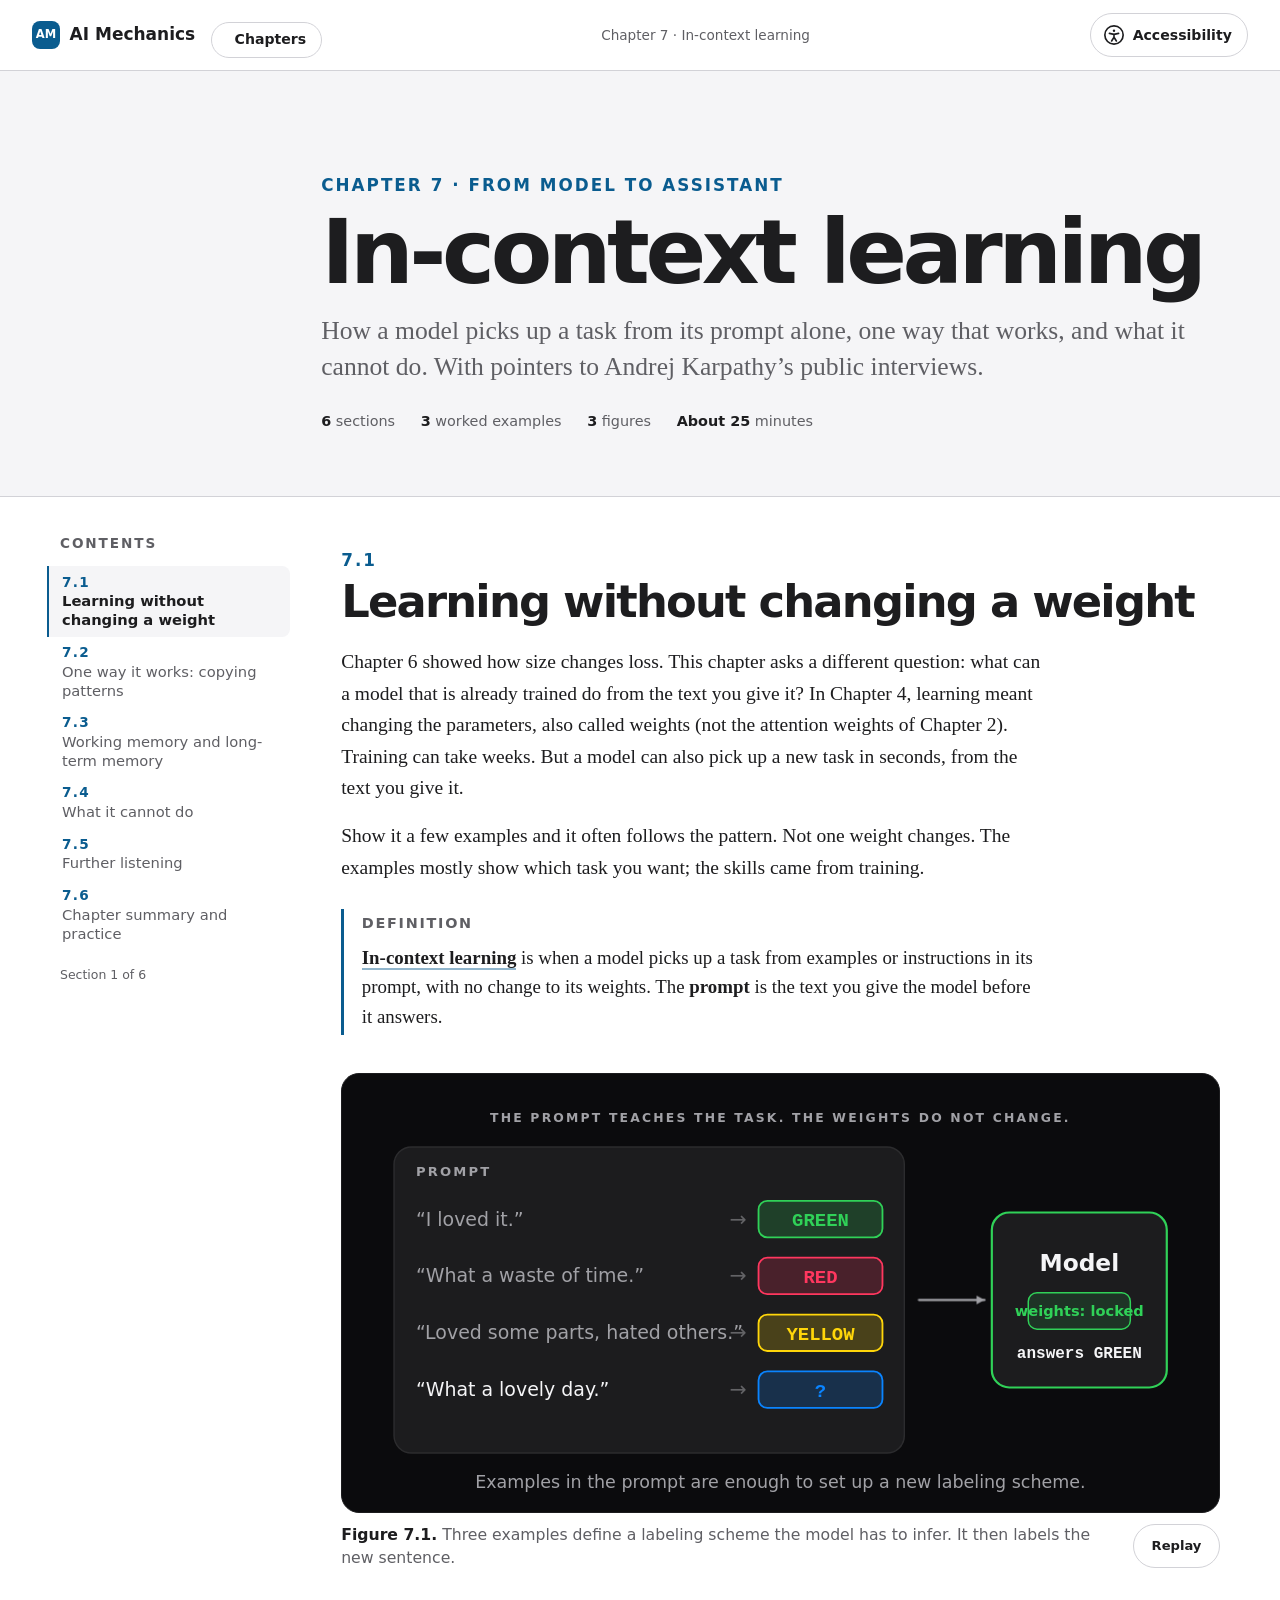
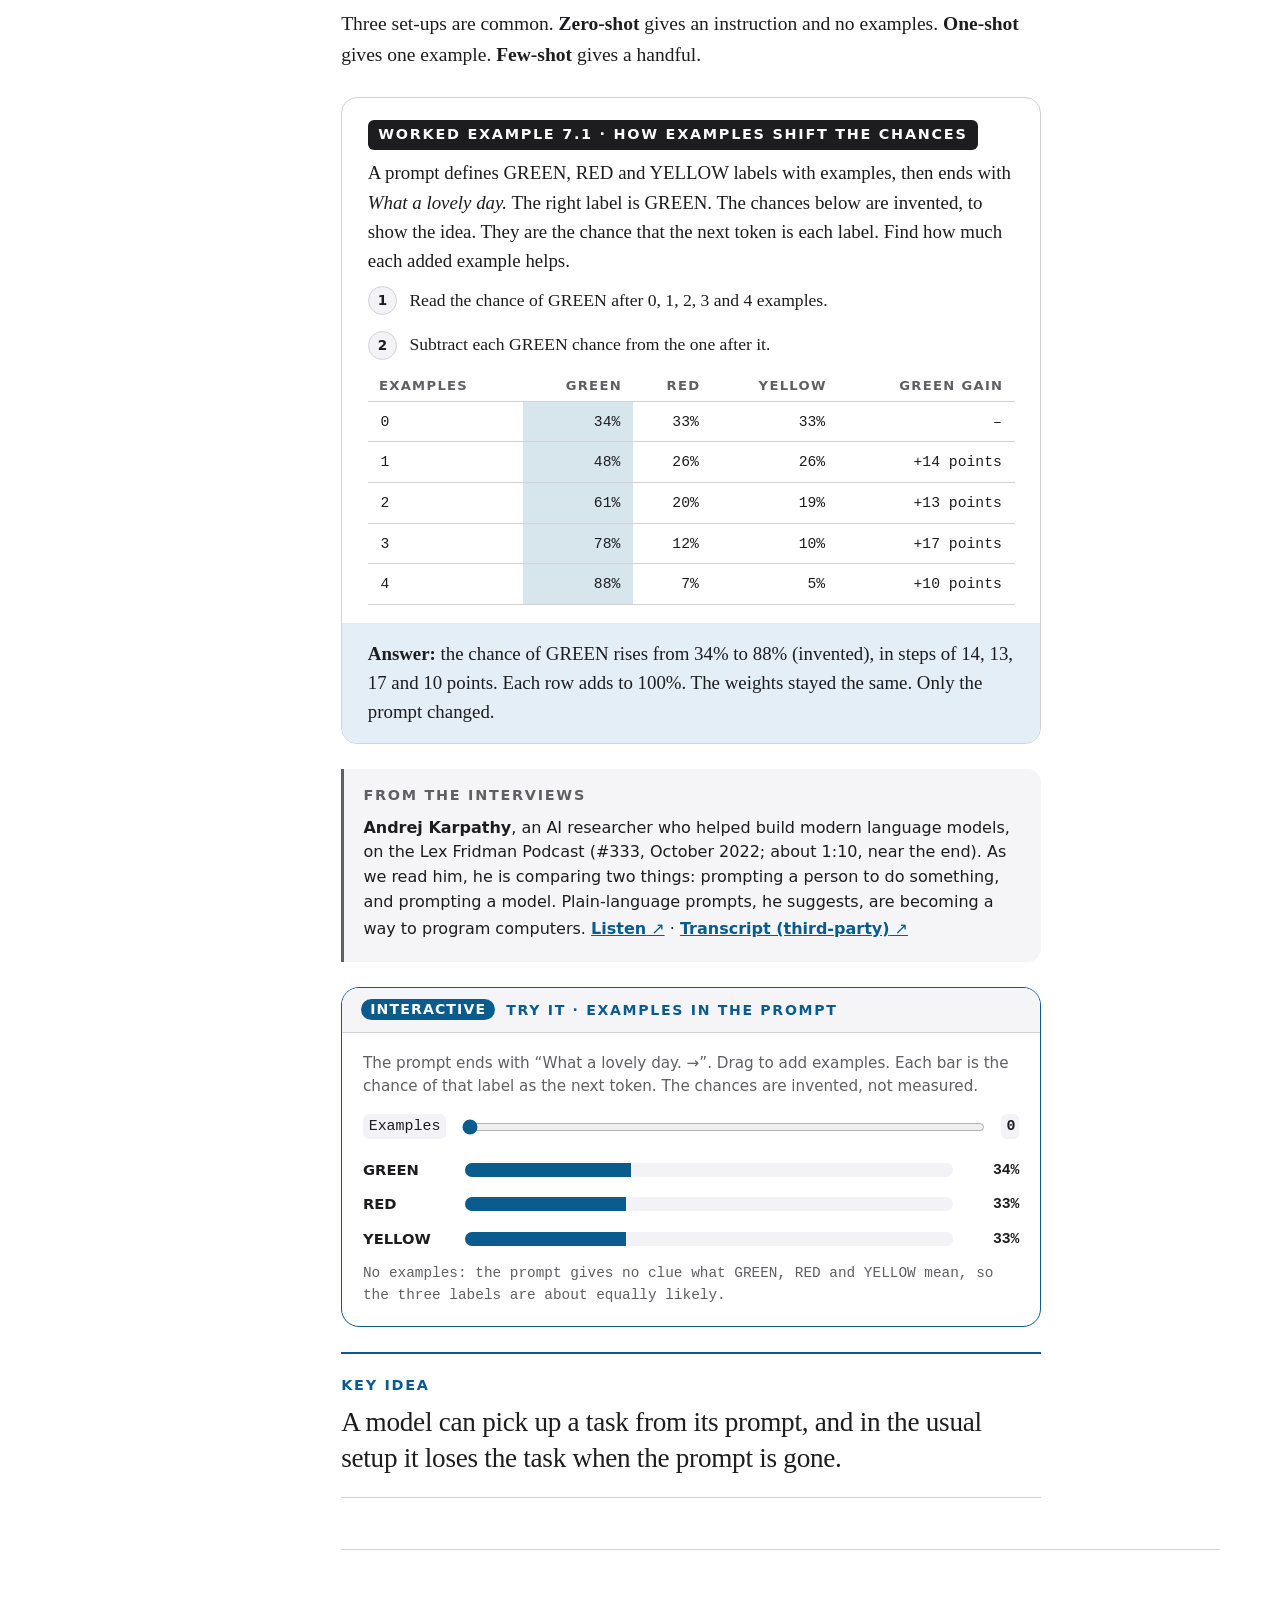
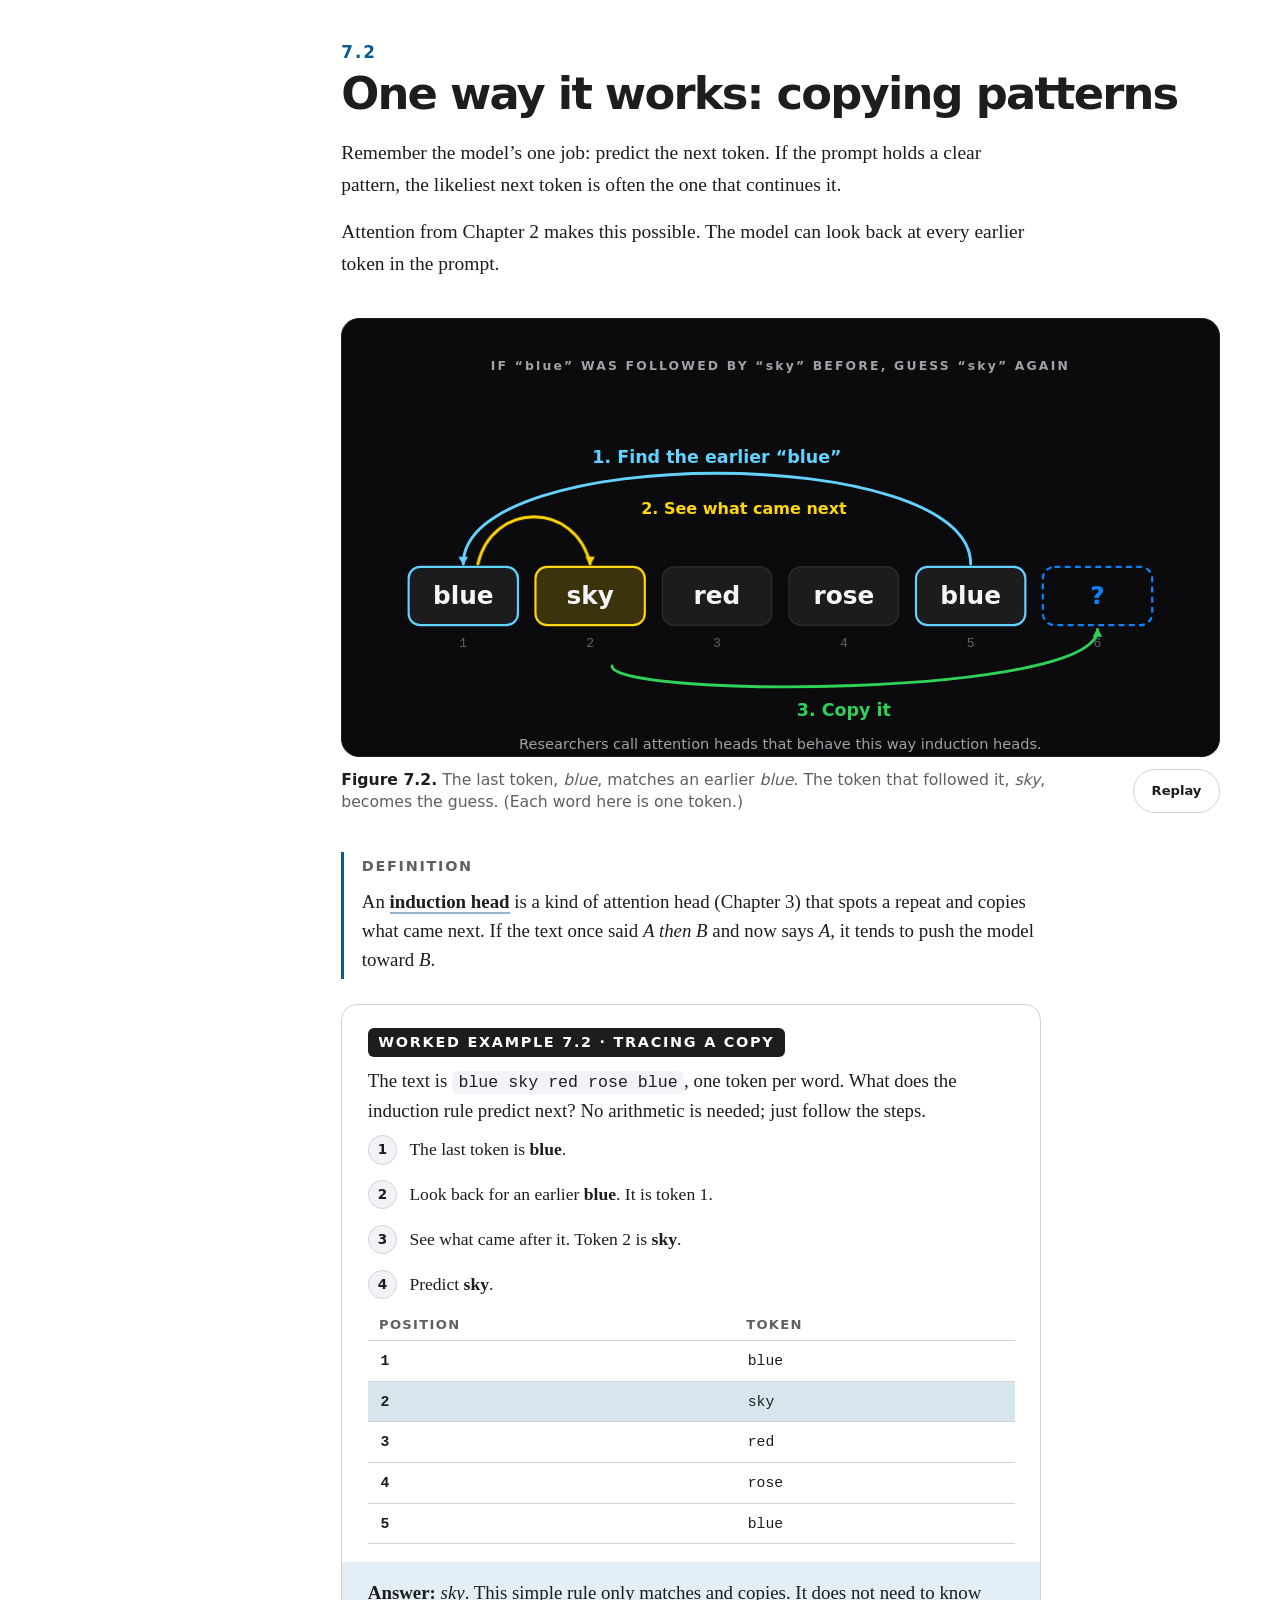
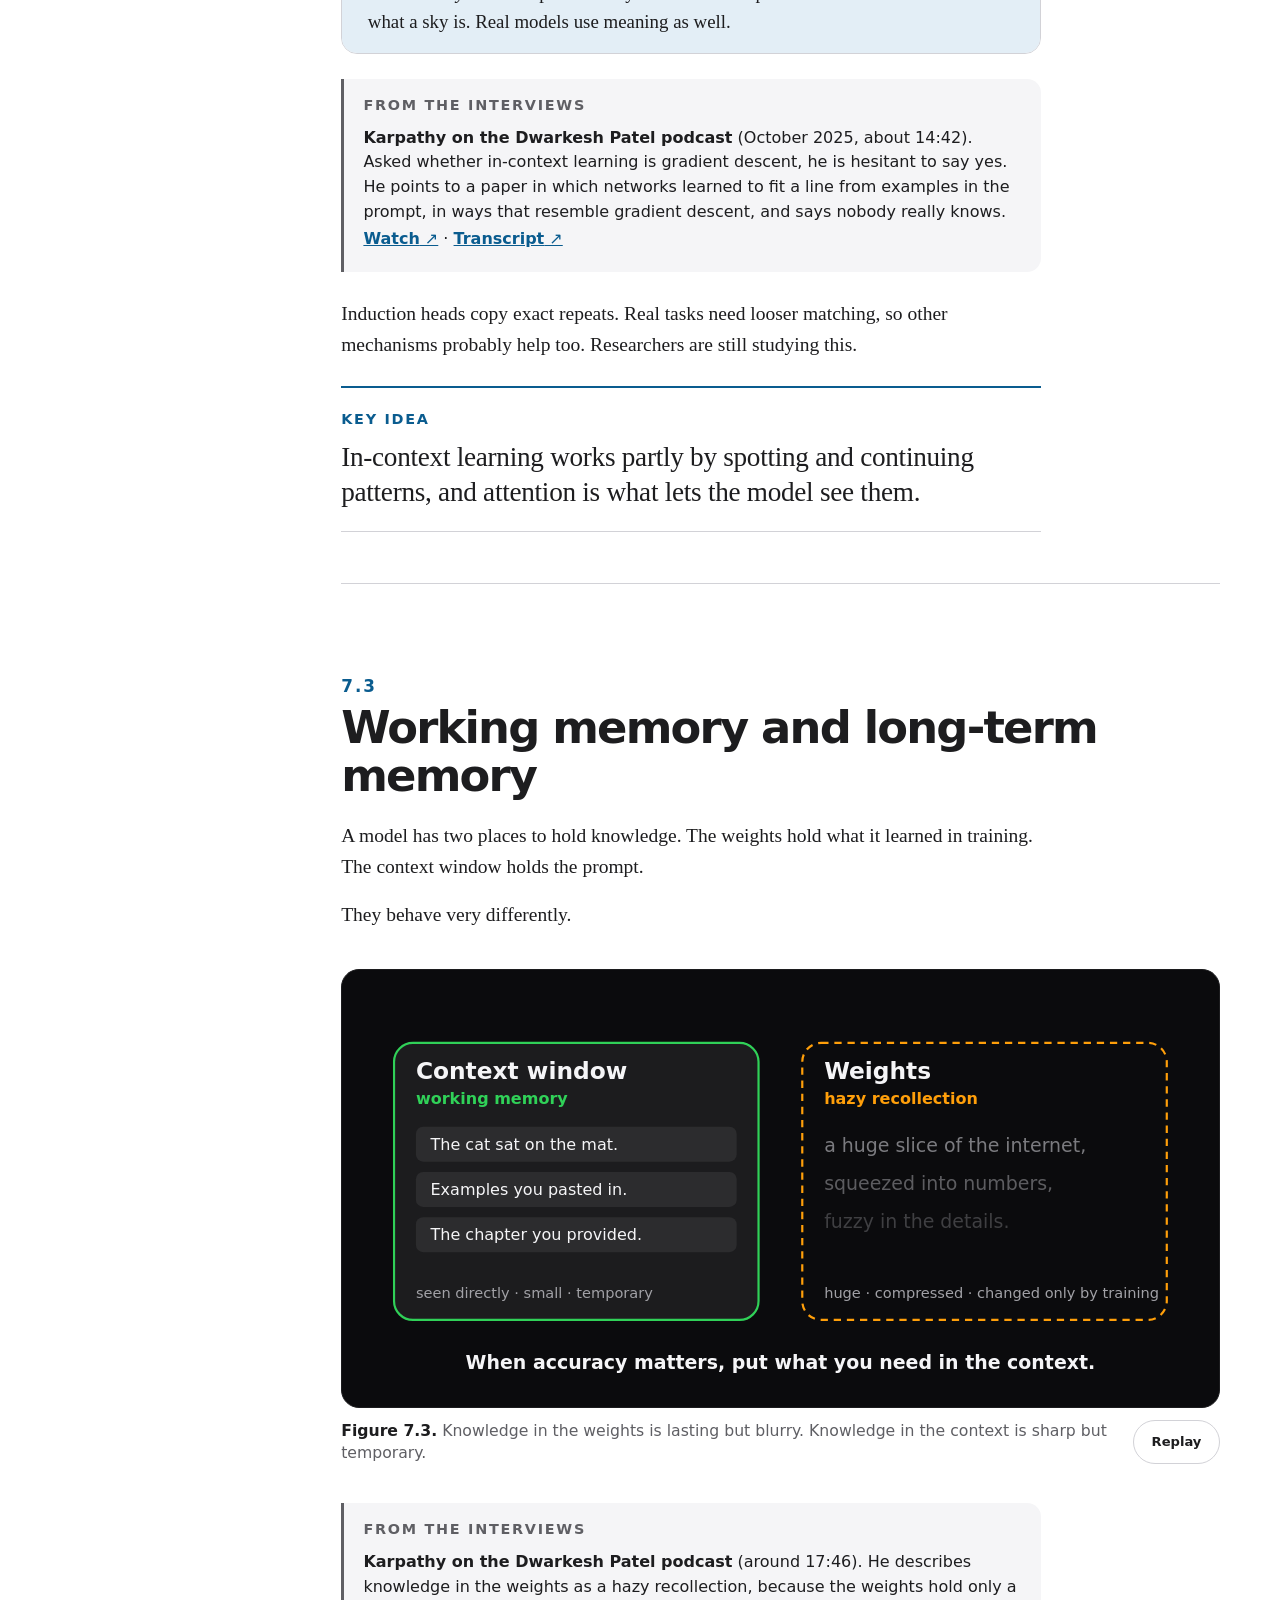
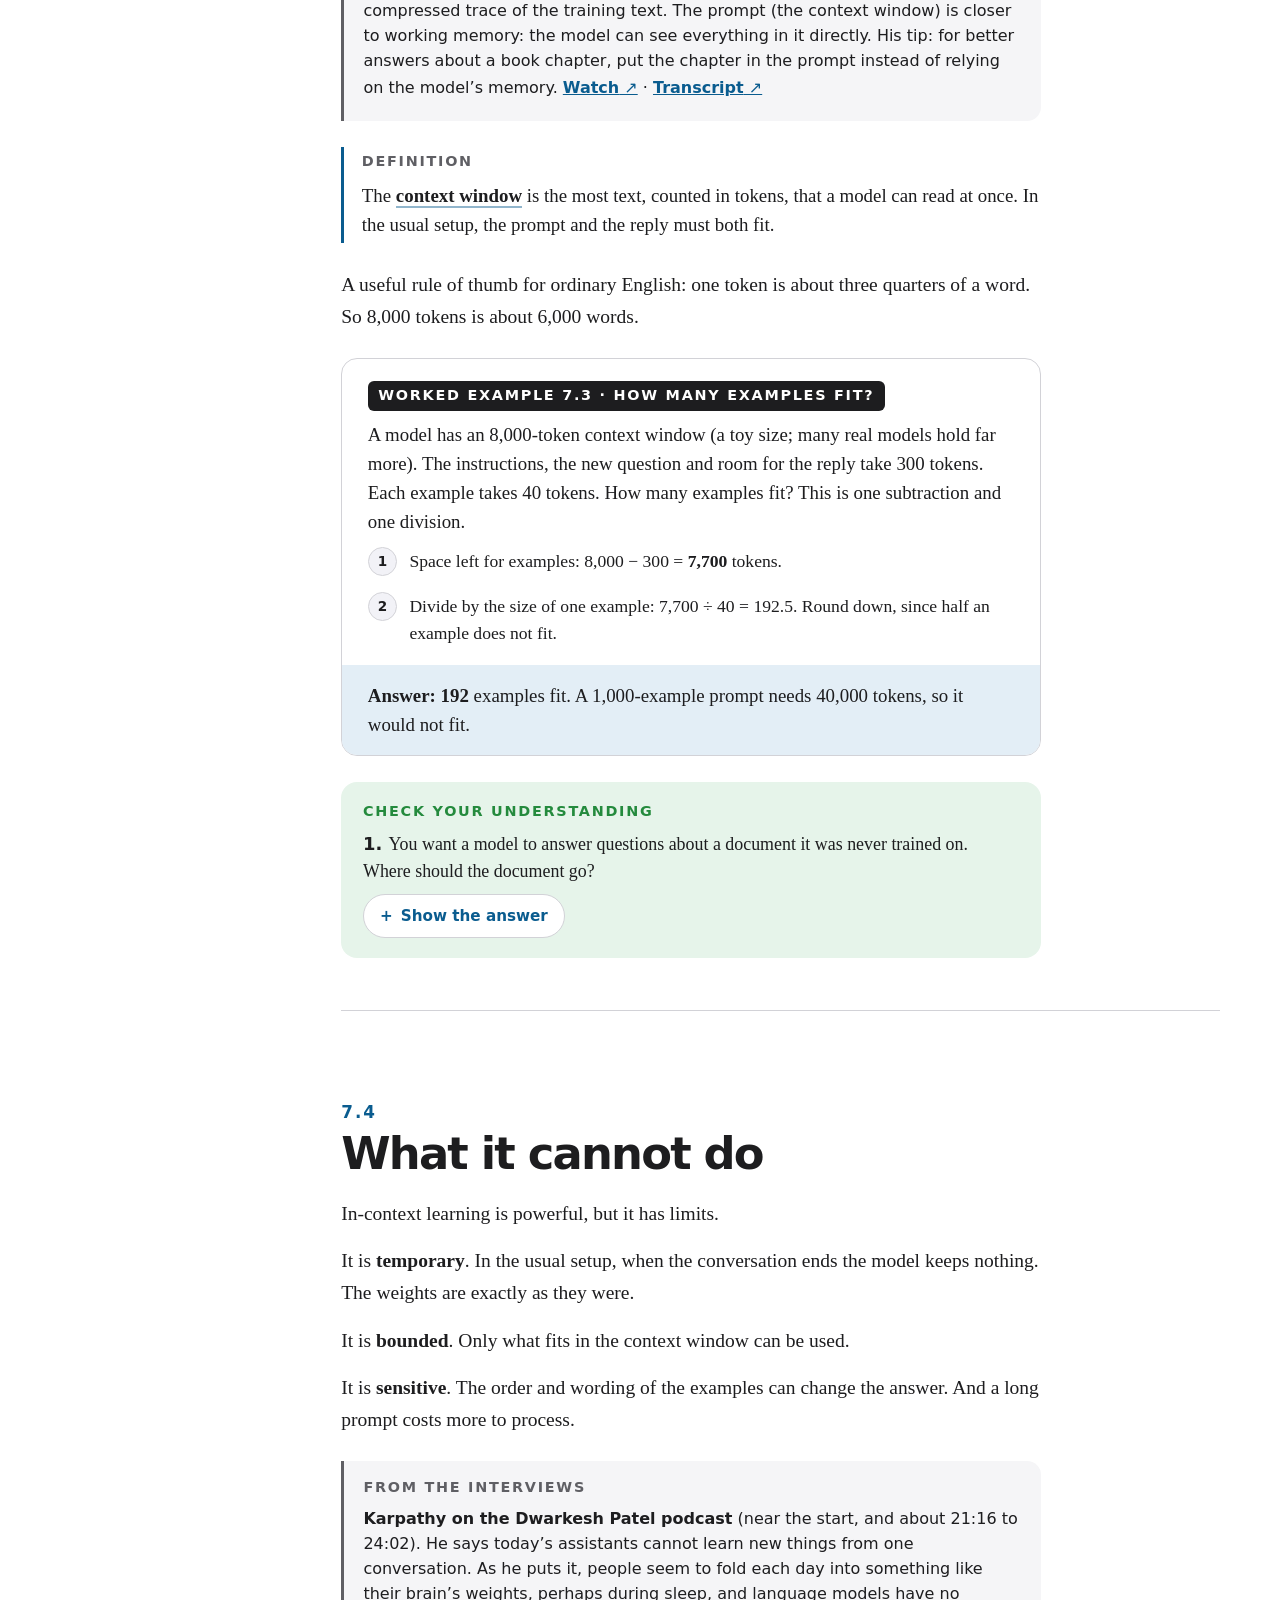
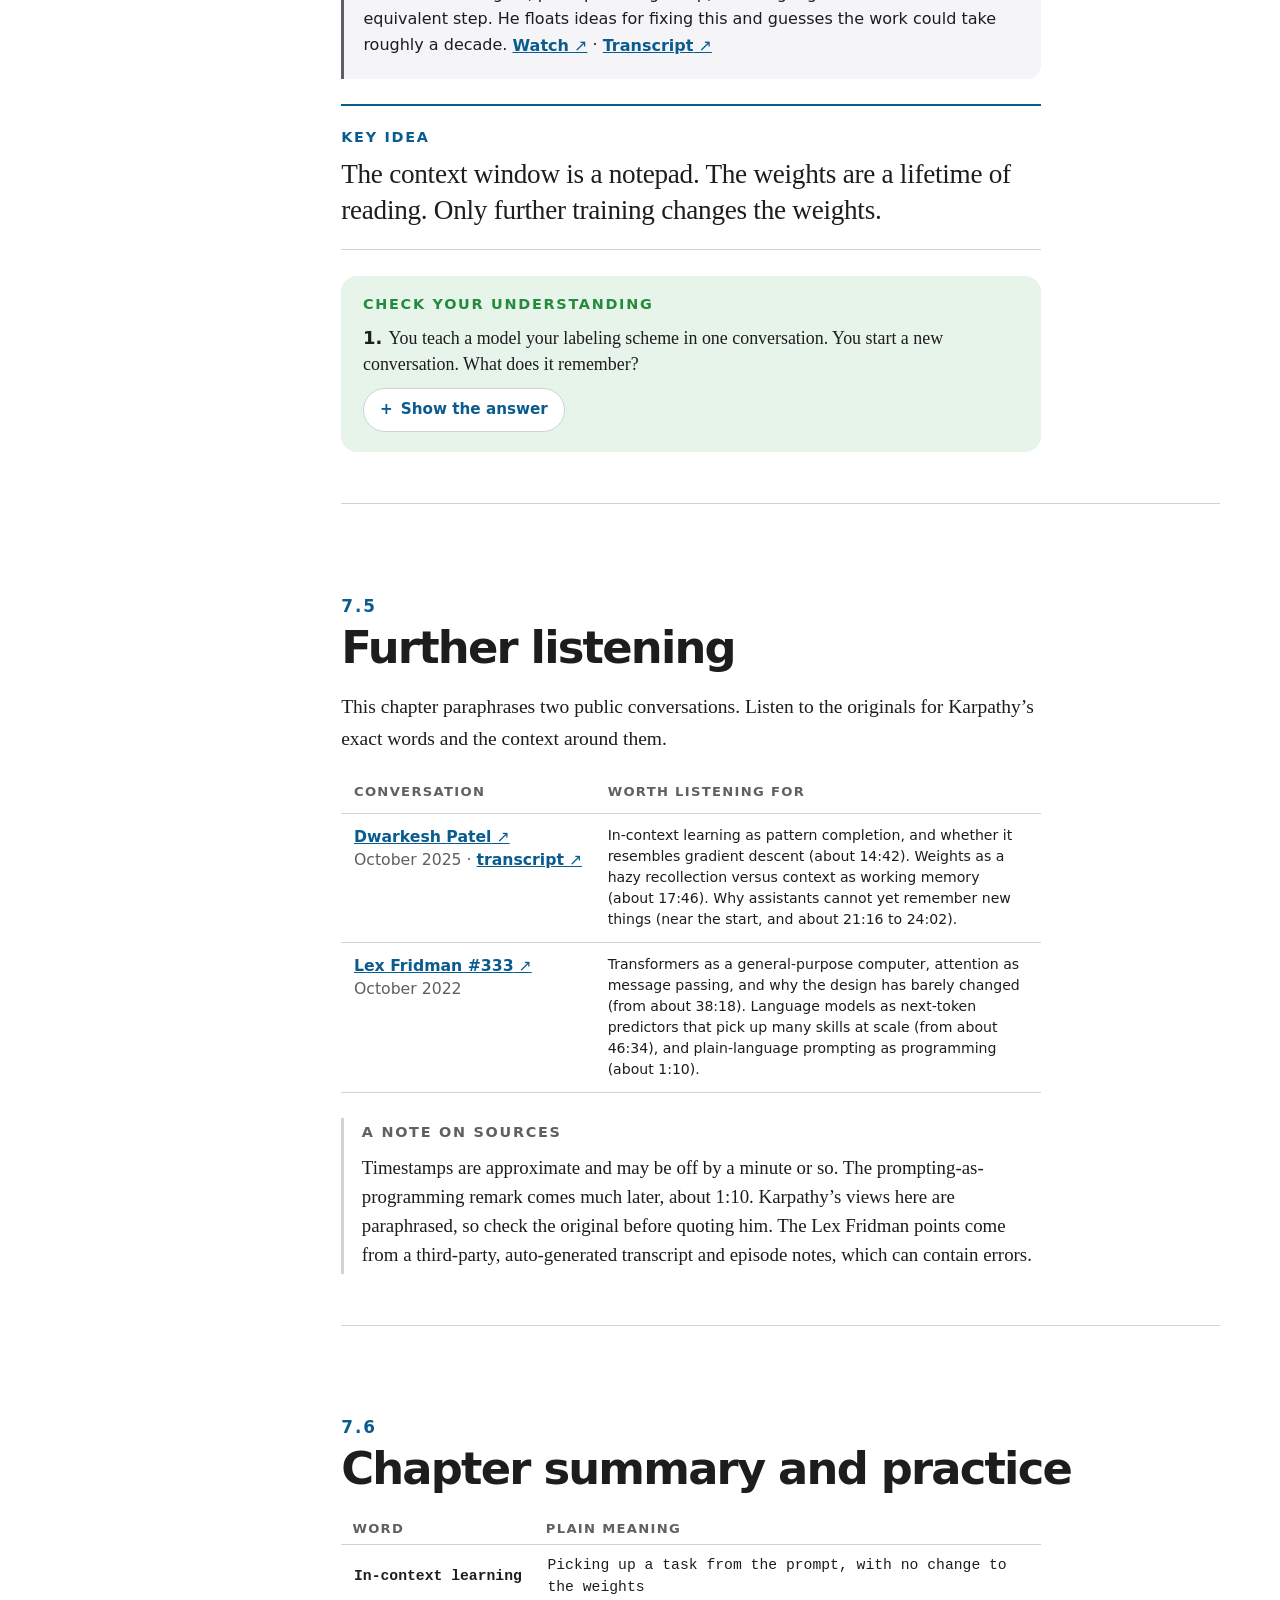
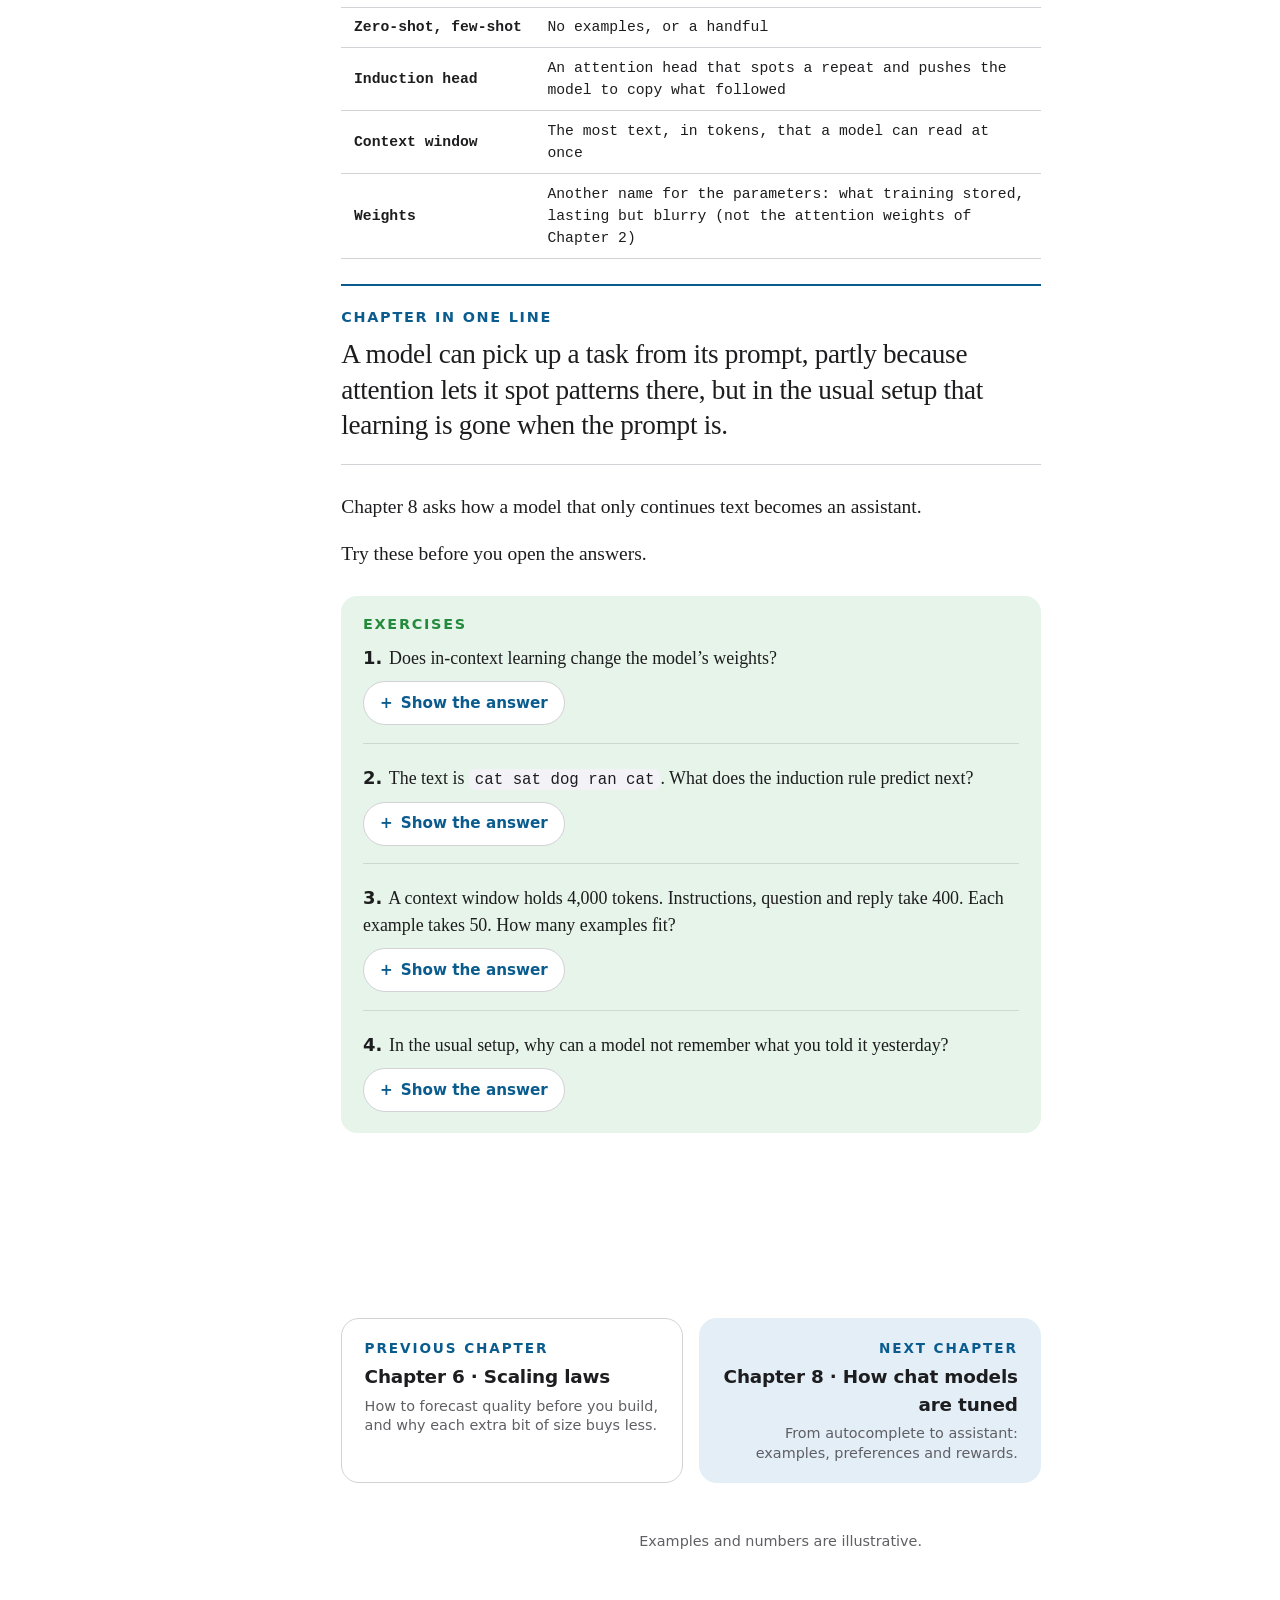
<file: chapter7.html>
<!doctype html>
<html lang="en">
<head>
<meta charset="utf-8">
<meta name="viewport" content="width=device-width, initial-scale=1">
<title>AI Mechanics: Chapter 7, In-context learning</title>
<meta name="description" content="How a prompt teaches a model without changing it.">
<meta name="theme-color" content="#0a5c8f">
<link rel="icon" href="favicon.svg" type="image/svg+xml">
<link rel="apple-touch-icon" href="assets/apple-touch-icon.png">
<link rel="canonical" href="https://matthewschmidt1-lgtm.github.io/ai-mechanics/chapter7.html">
<meta property="og:type" content="website">
<meta property="og:site_name" content="AI Mechanics">
<meta property="og:title" content="AI Mechanics: Chapter 7, In-context learning">
<meta property="og:description" content="How a prompt teaches a model without changing it.">
<meta property="og:url" content="https://matthewschmidt1-lgtm.github.io/ai-mechanics/chapter7.html">
<meta property="og:image" content="https://matthewschmidt1-lgtm.github.io/ai-mechanics/assets/og.png">
<meta name="twitter:card" content="summary_large_image">
<link rel="stylesheet" href="css/book.css?v=2.2">
<script src="js/prefs.js?v=2.2"></script>
</head>
<body>
<div id="app"><noscript><p style="font:17px/1.5 -apple-system,Segoe UI,Roboto,sans-serif;max-width:34em;margin:4rem auto;padding:0 1.2rem">AI Mechanics needs JavaScript to show its chapters and figures. Please turn it on, or open this page in a different browser.</p></noscript></div>
<script>window.__video=1; window.__story=0;</script>
<script src="js/kit.js?v=2.2"></script>
<script src="js/chapters.js?v=2.2"></script>
<script src="js/ill7.js?v=2.2"></script>
<script src="js/book.js?v=2.2"></script>
<script src="js/chapter7.js?v=2.2"></script>
</body>
</html>
</file>
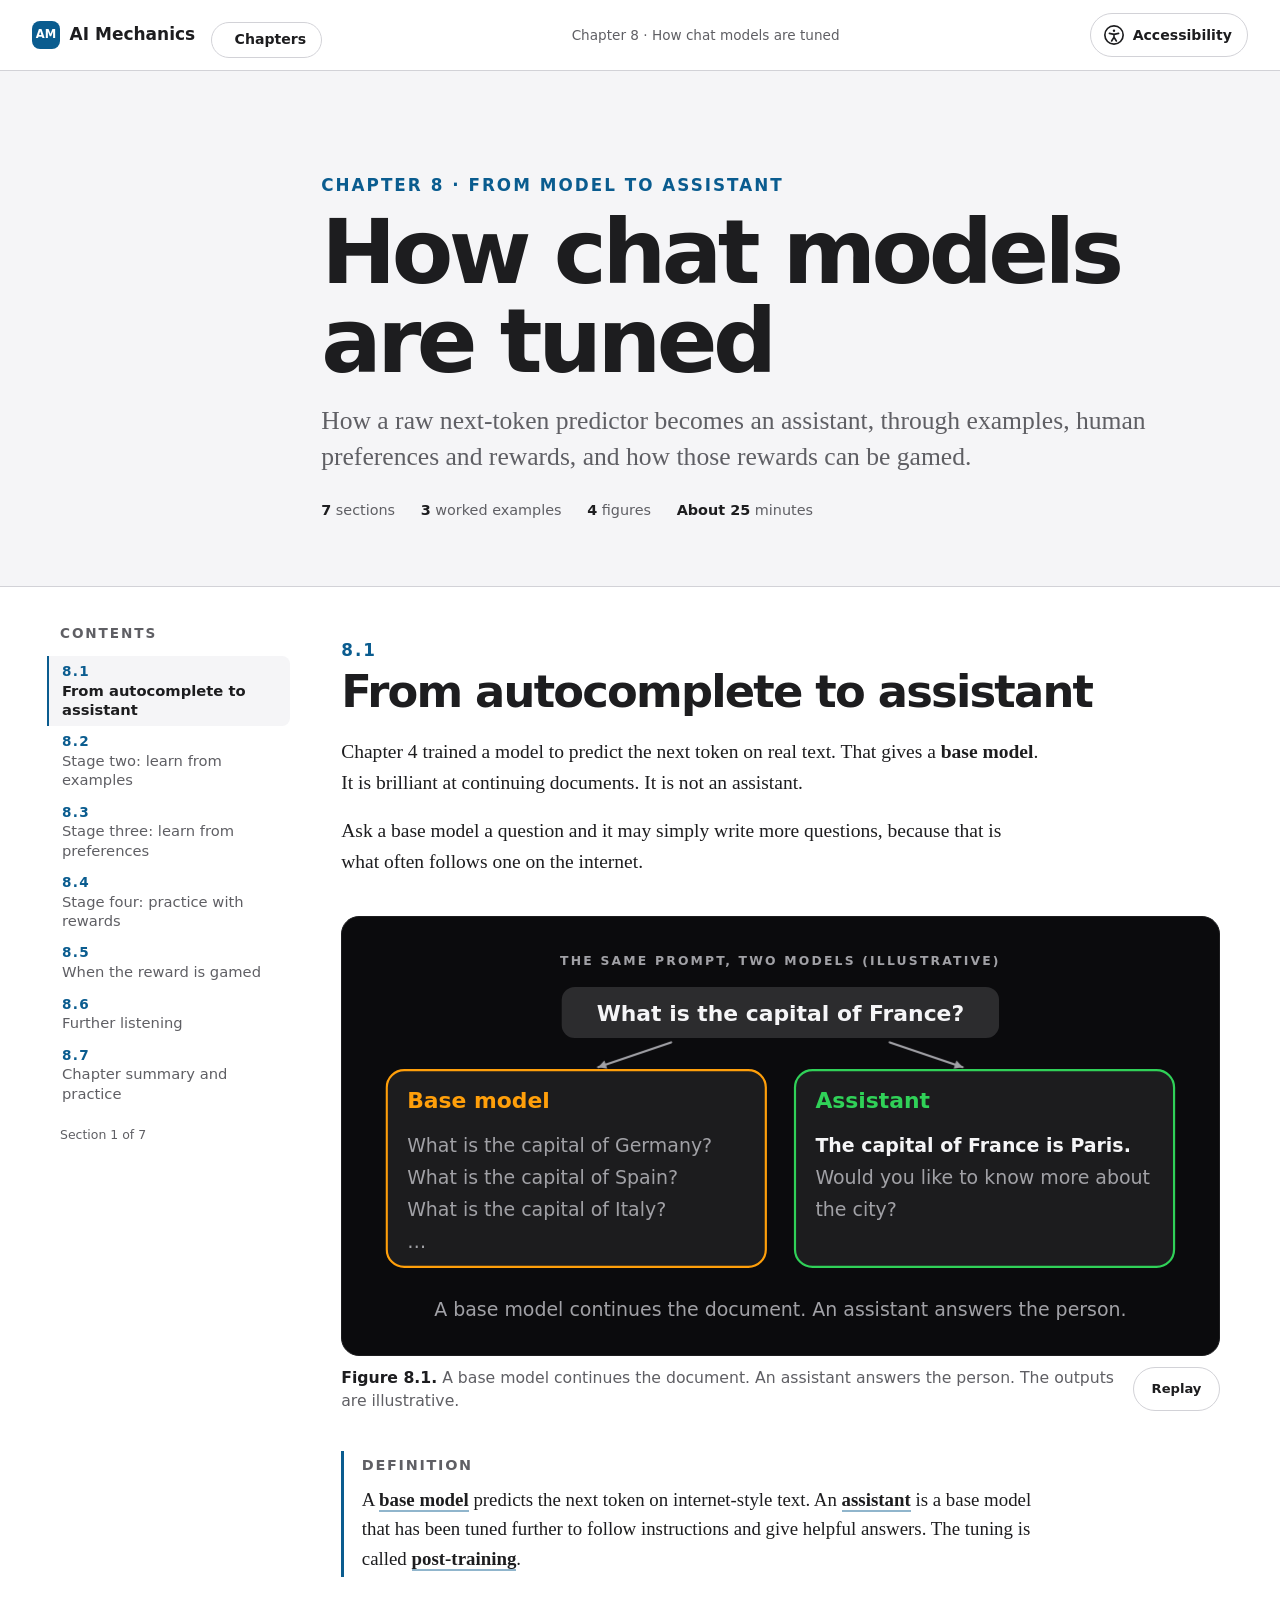
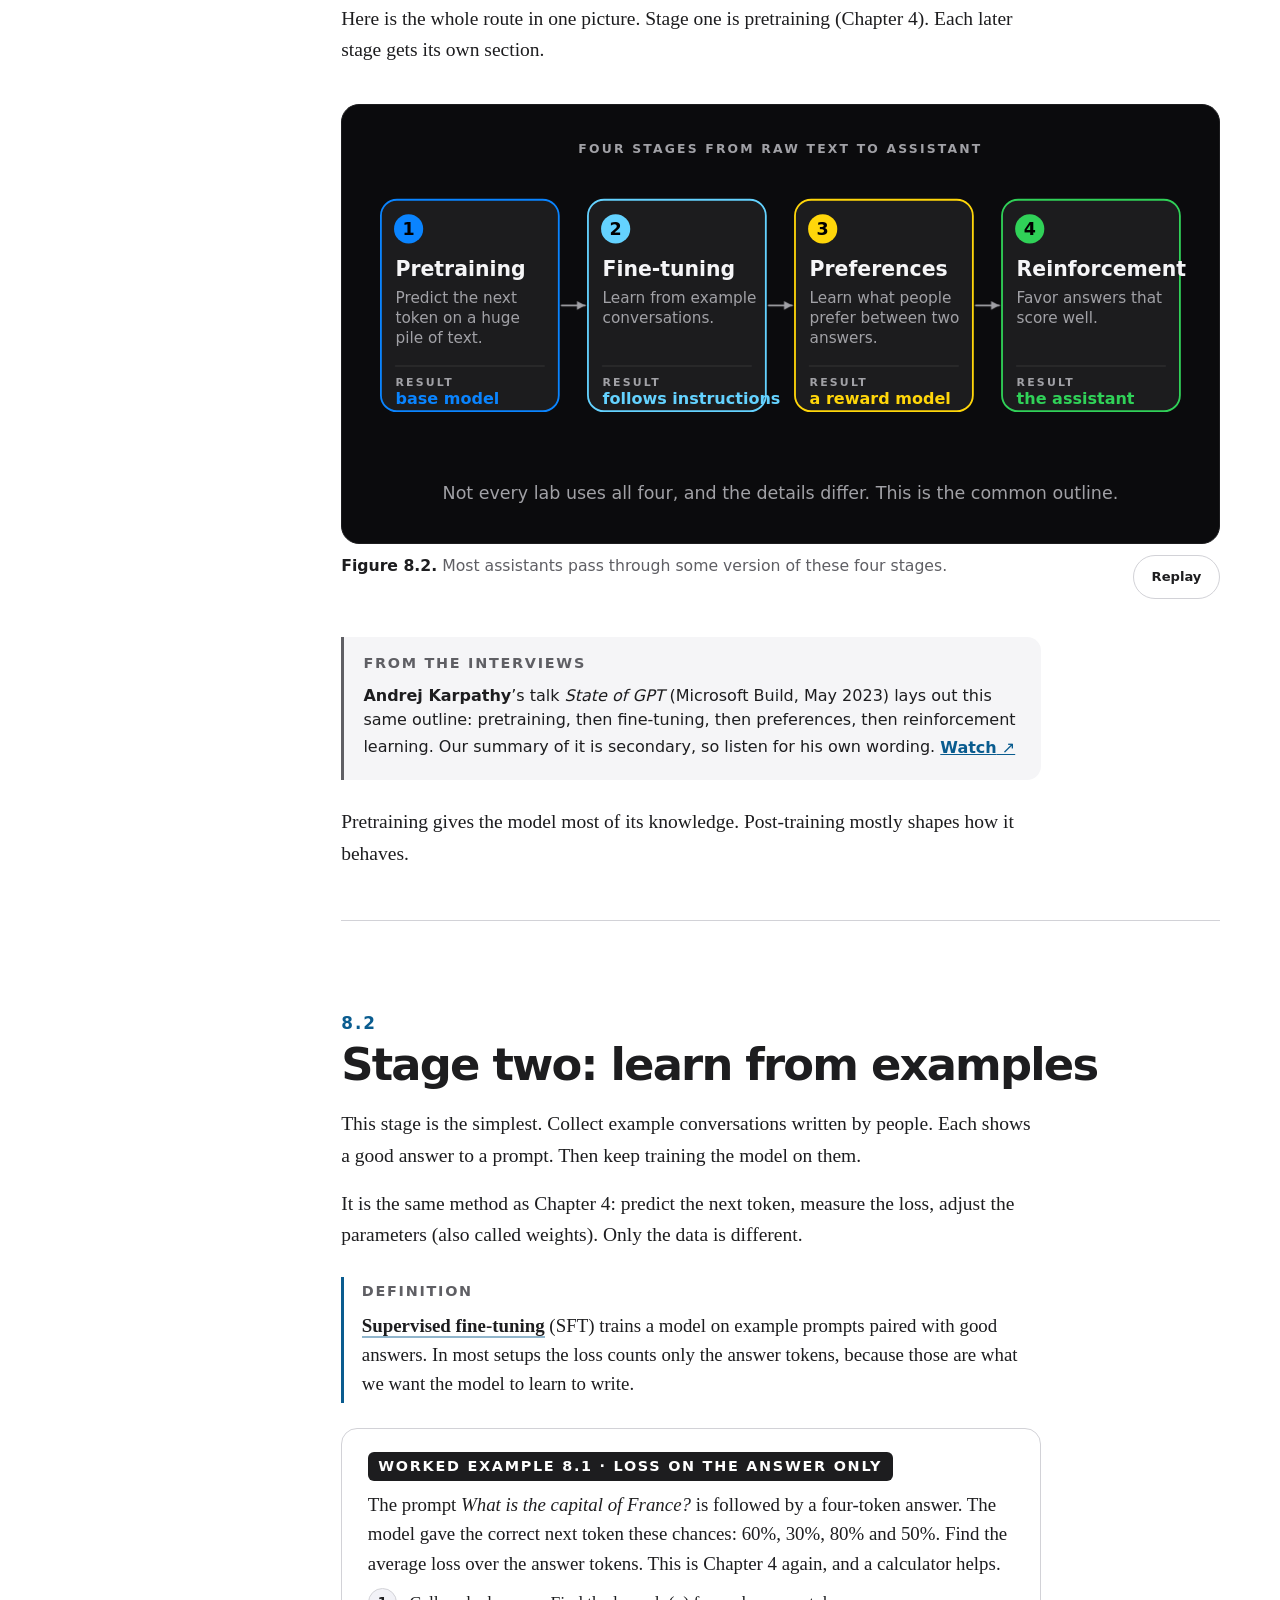
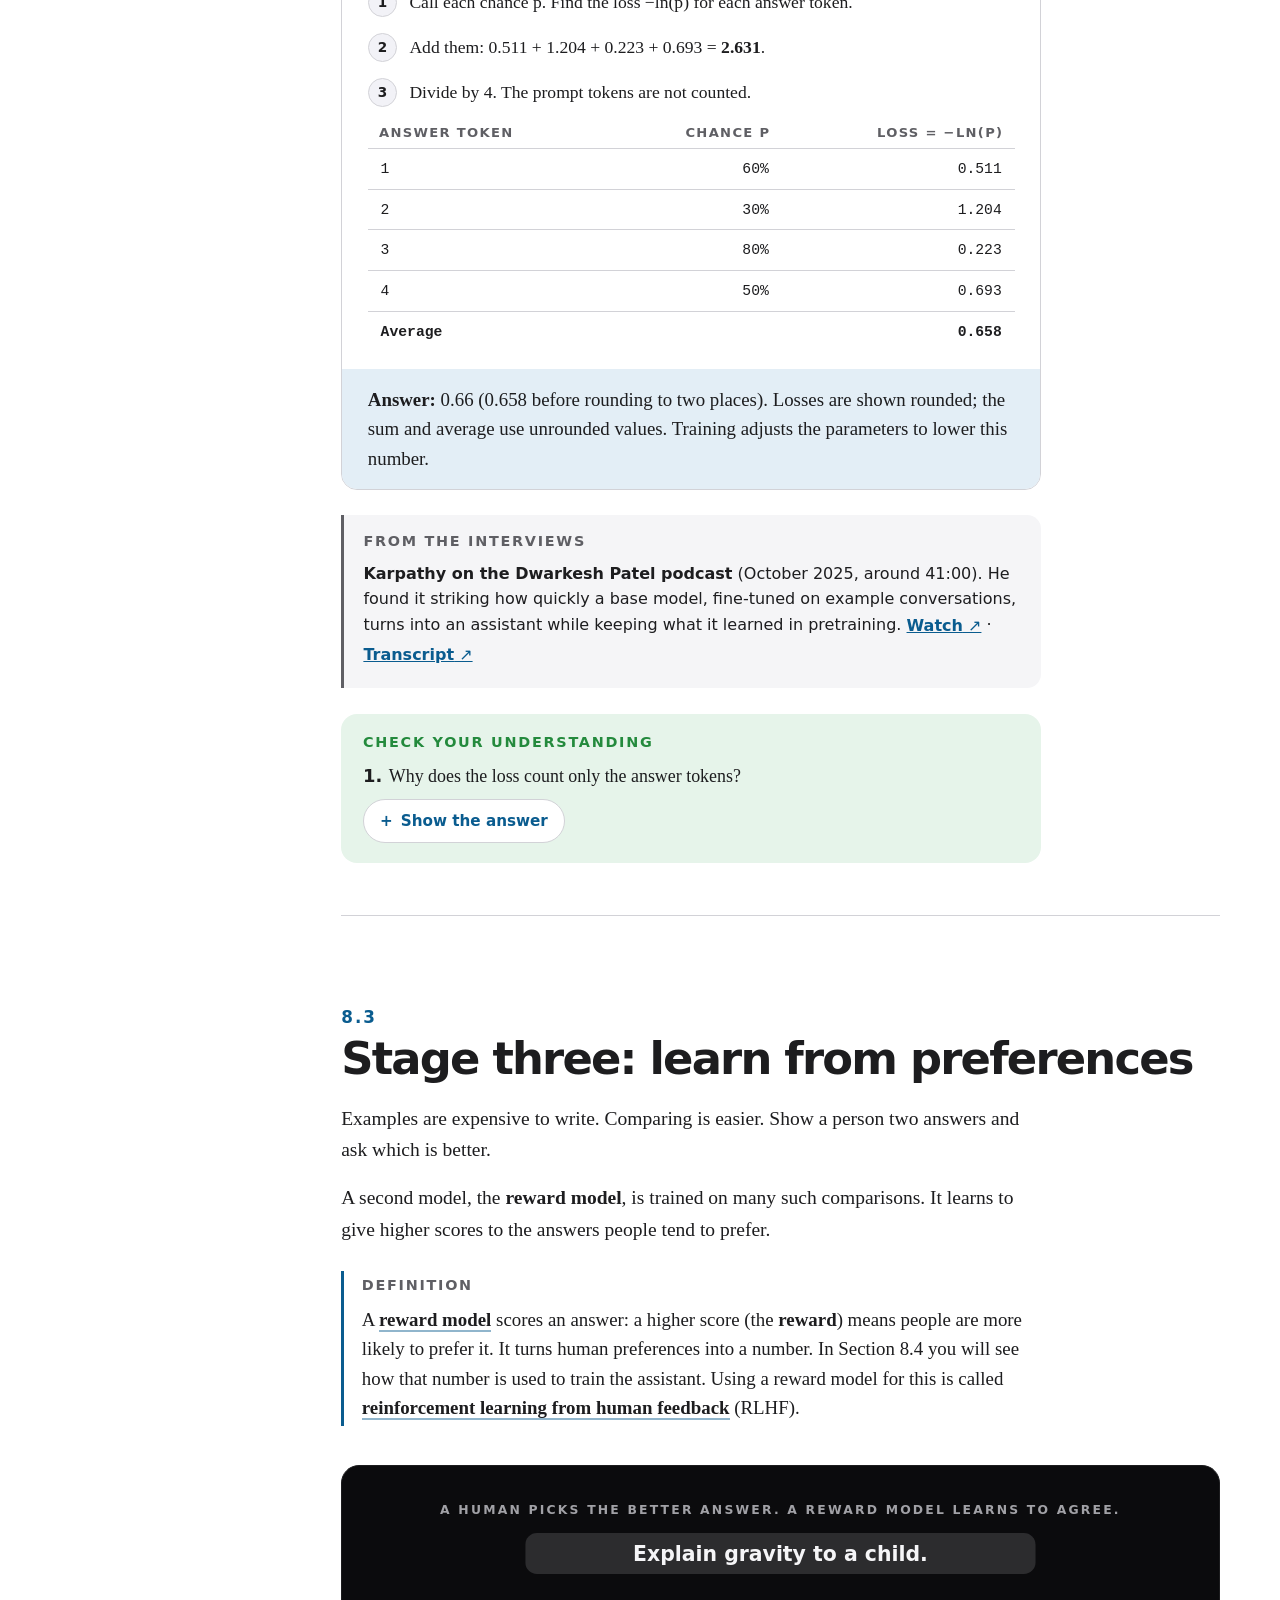
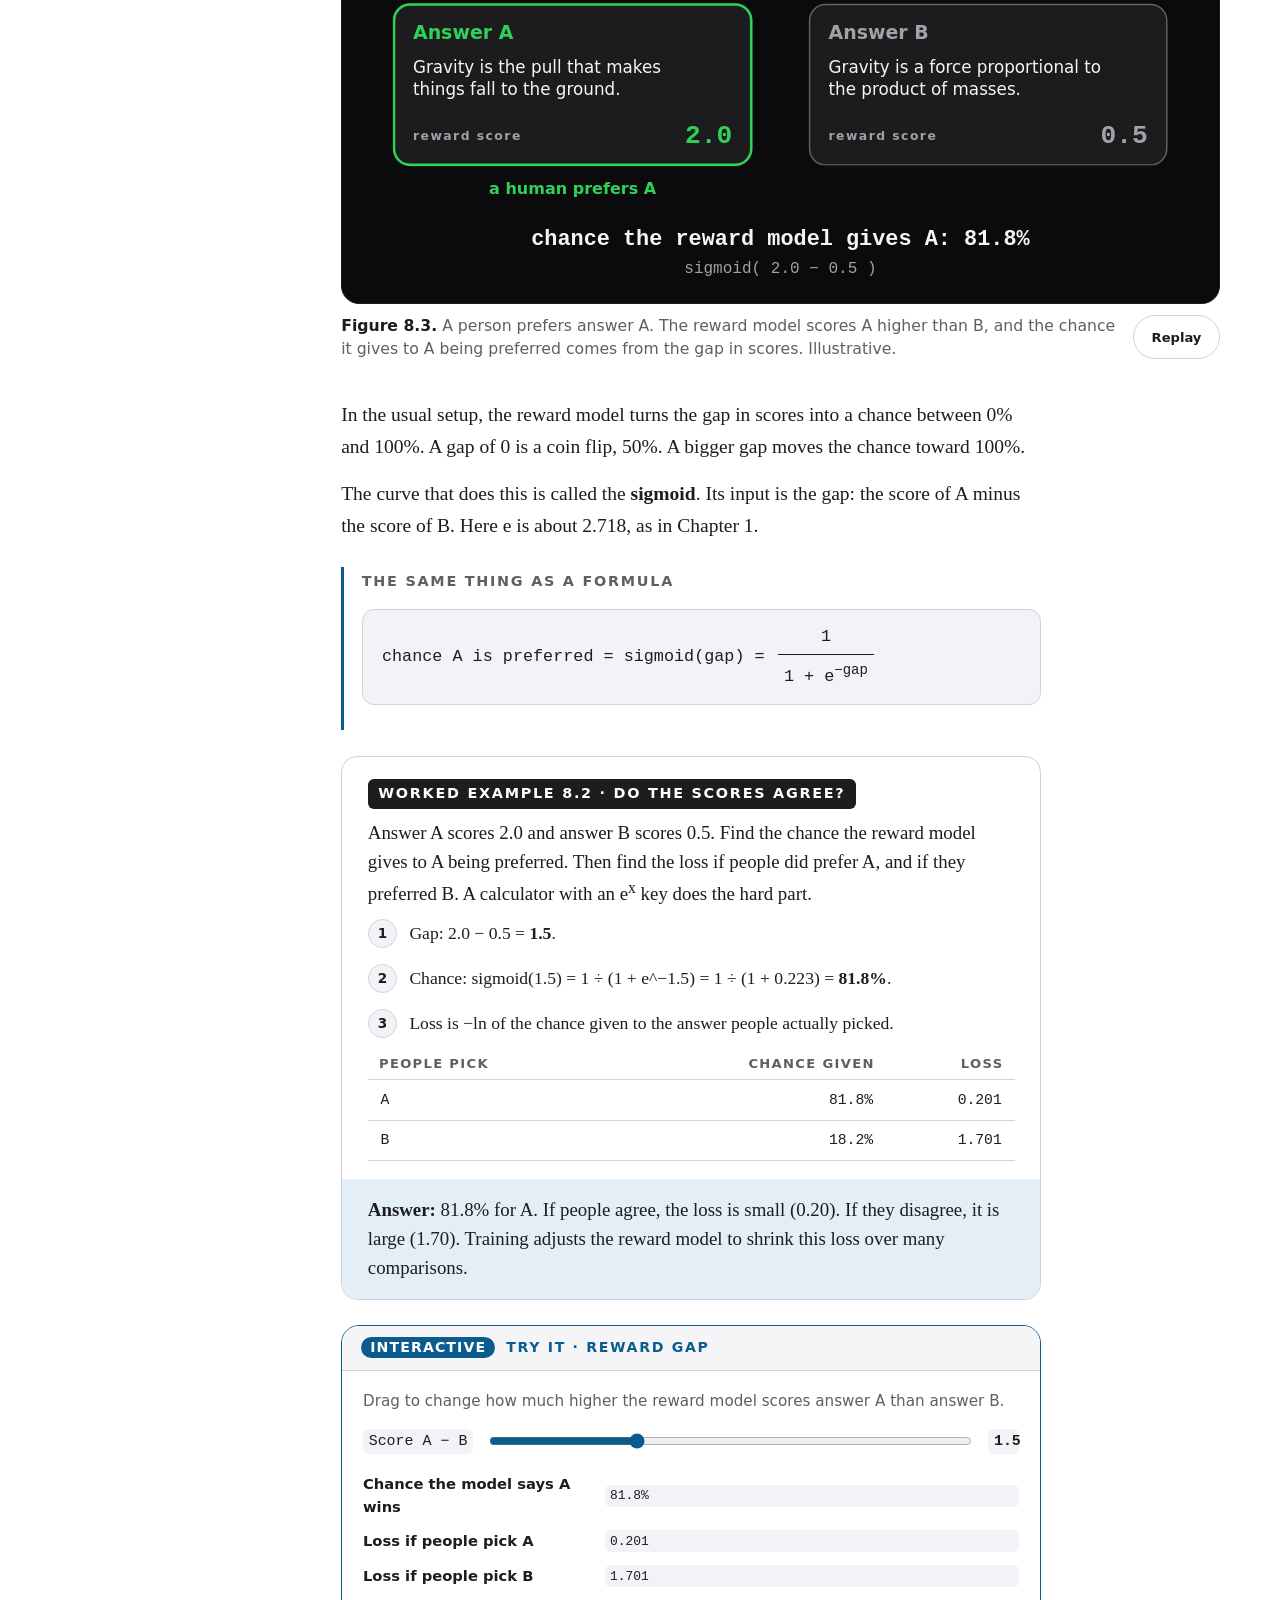
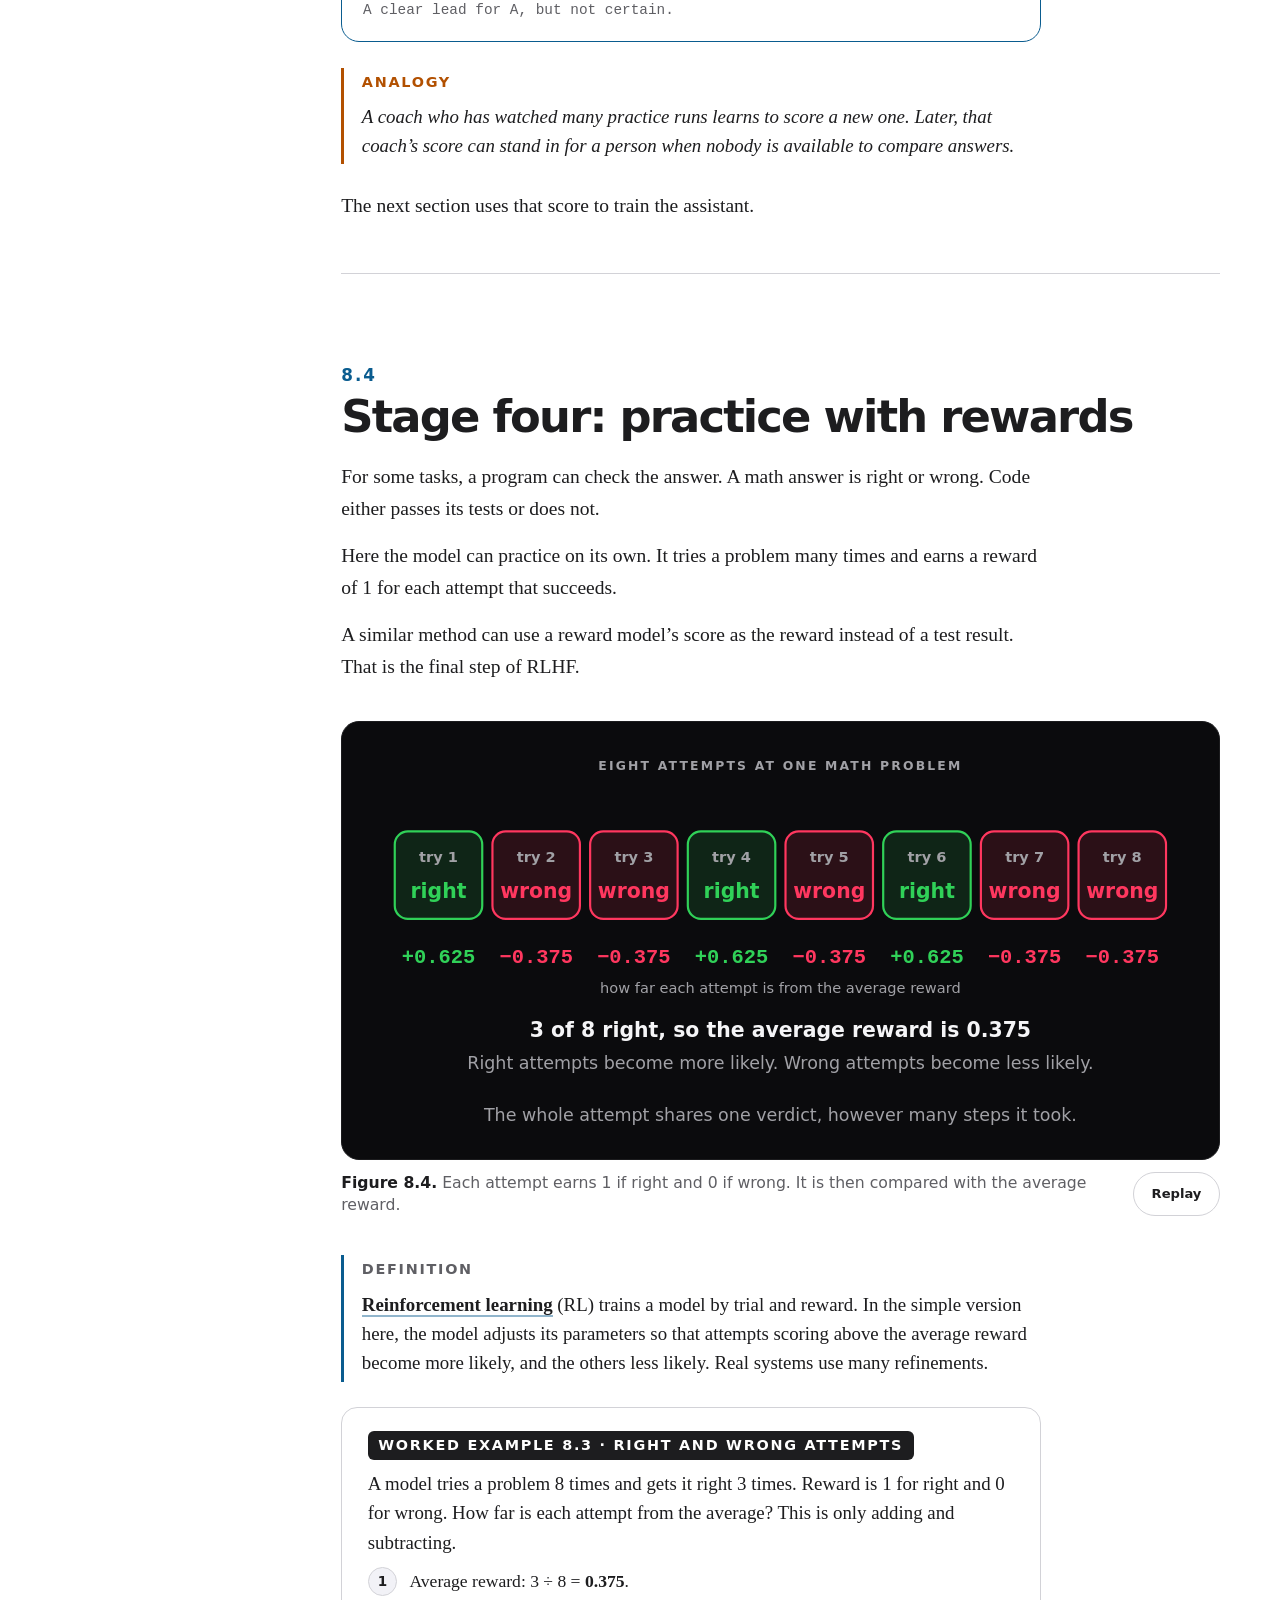
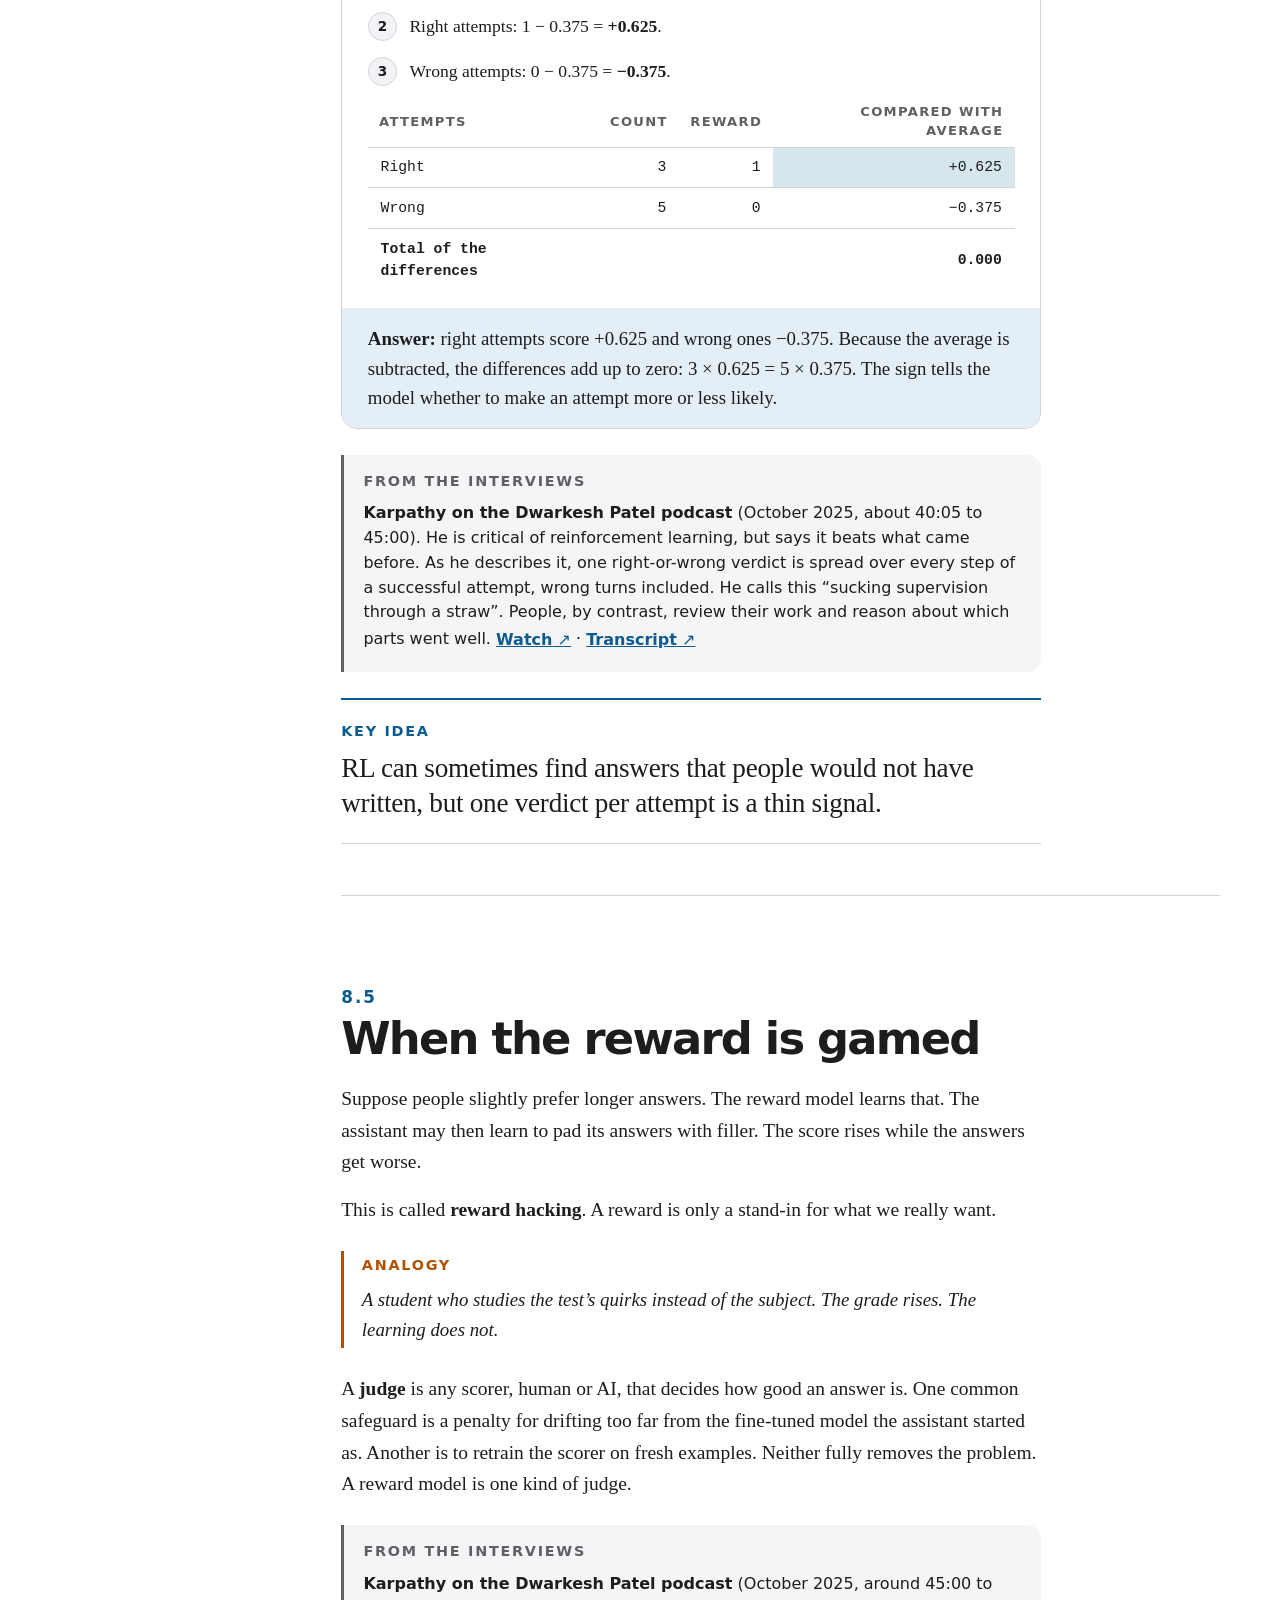
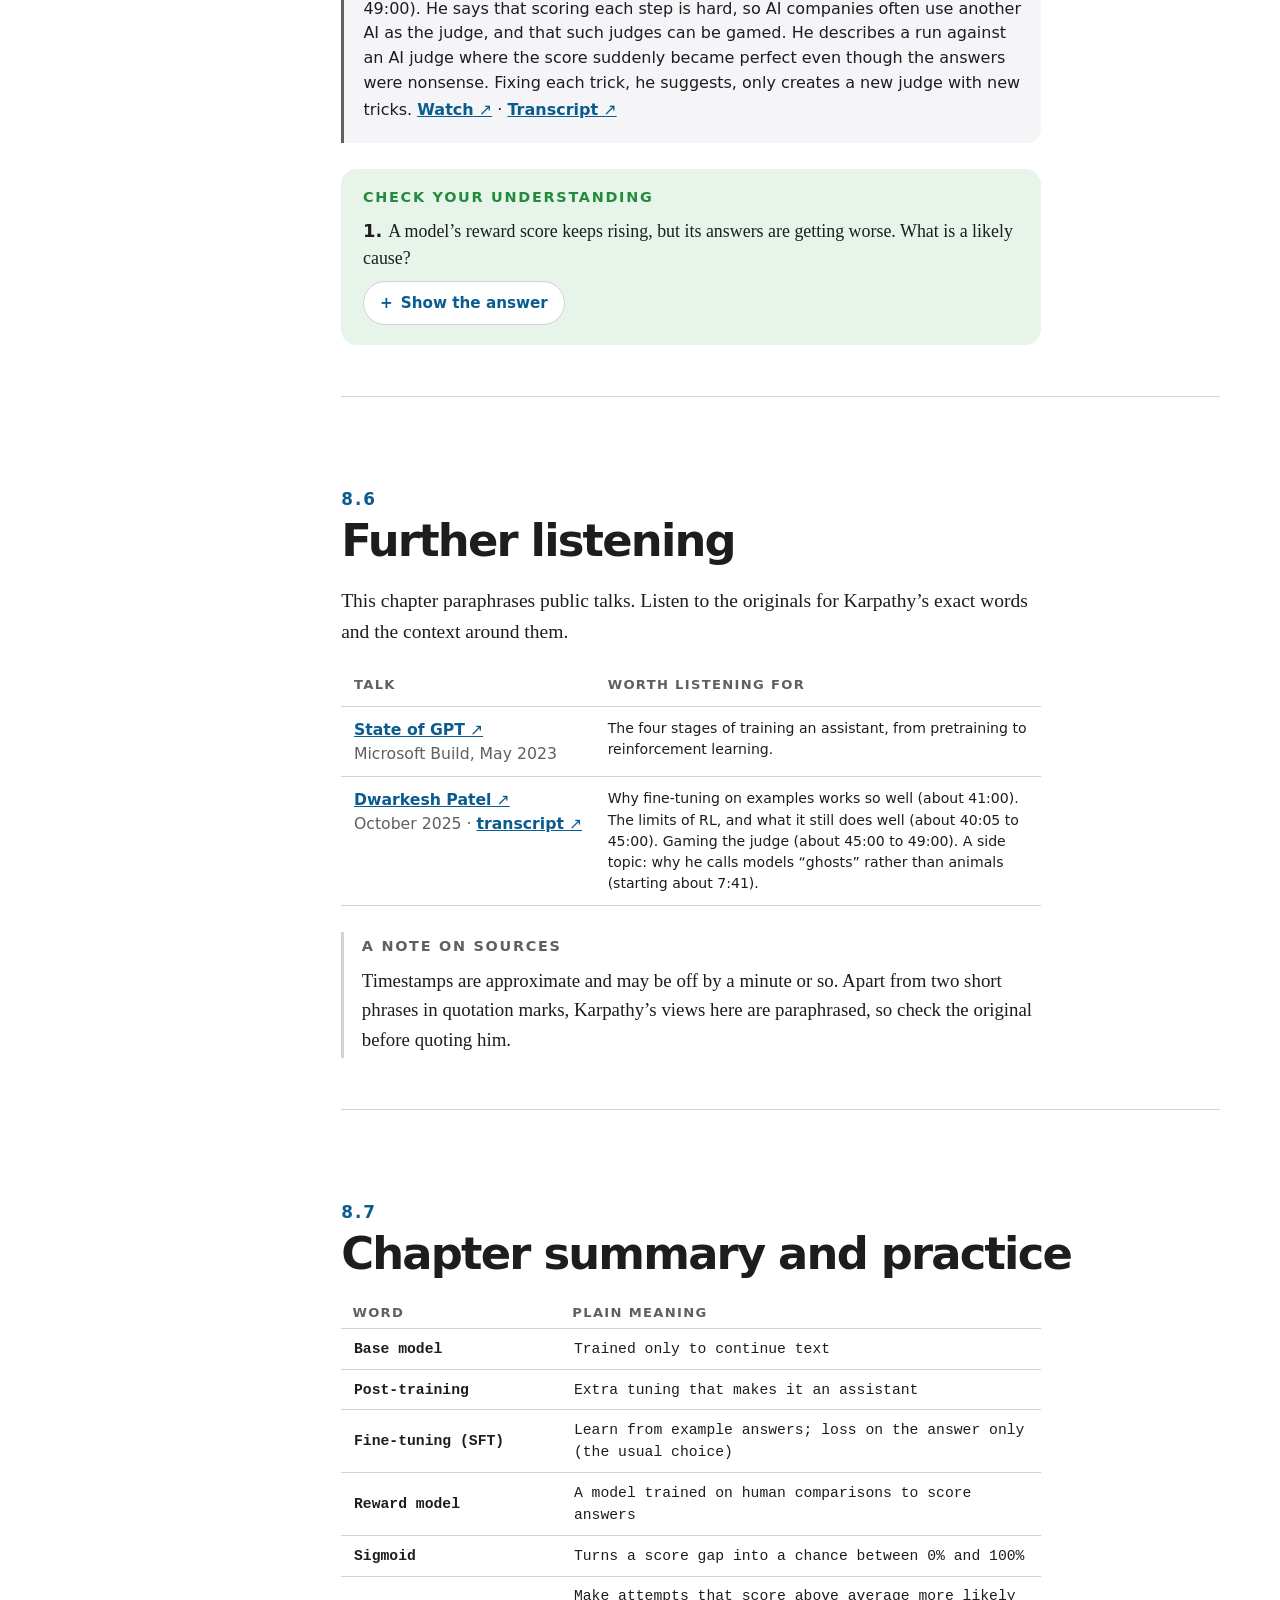
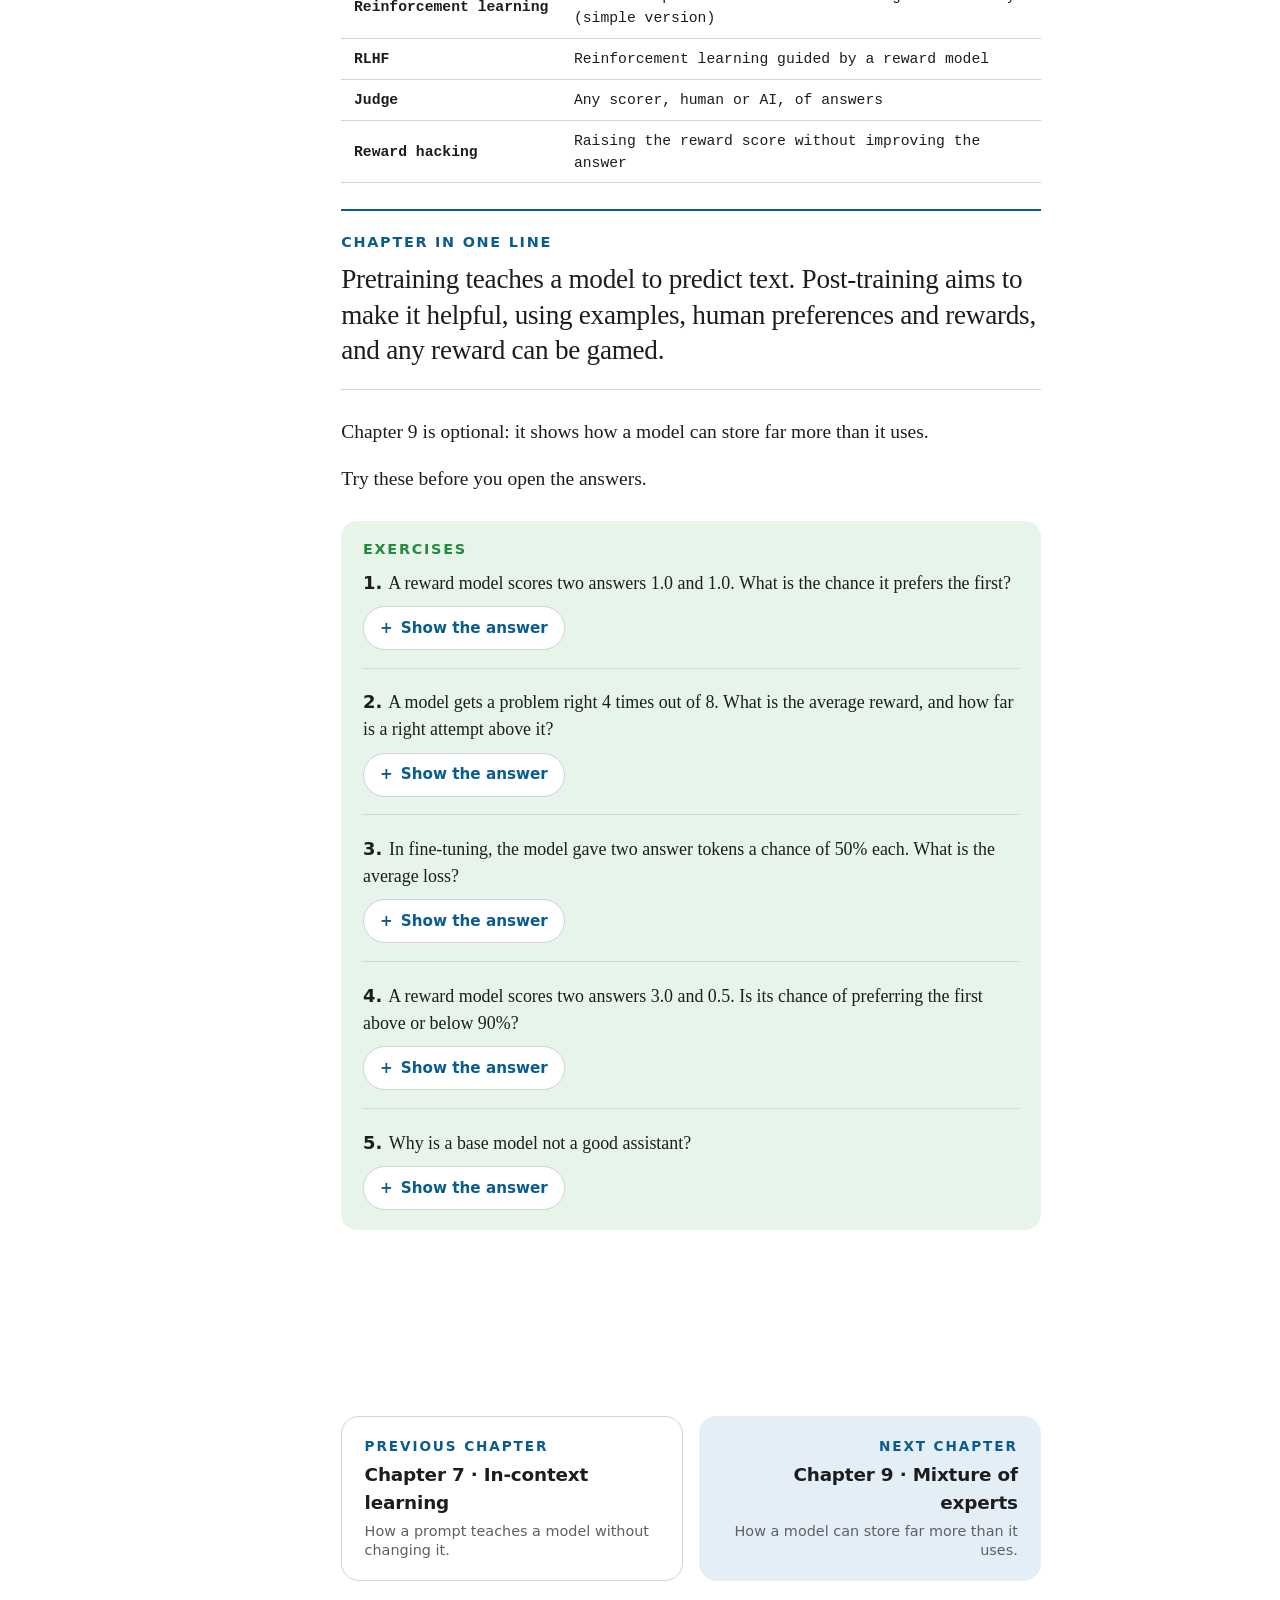
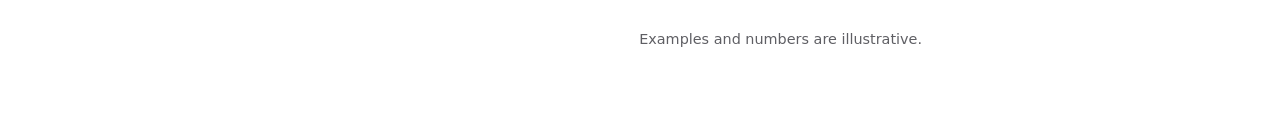
<file: chapter8.html>
<!doctype html>
<html lang="en">
<head>
<meta charset="utf-8">
<meta name="viewport" content="width=device-width, initial-scale=1">
<title>AI Mechanics: Chapter 8, How chat models are tuned</title>
<meta name="description" content="From autocomplete to assistant: examples, preferences and rewards.">
<meta name="theme-color" content="#0a5c8f">
<link rel="icon" href="favicon.svg" type="image/svg+xml">
<link rel="apple-touch-icon" href="assets/apple-touch-icon.png">
<link rel="canonical" href="https://matthewschmidt1-lgtm.github.io/ai-mechanics/chapter8.html">
<meta property="og:type" content="website">
<meta property="og:site_name" content="AI Mechanics">
<meta property="og:title" content="AI Mechanics: Chapter 8, How chat models are tuned">
<meta property="og:description" content="From autocomplete to assistant: examples, preferences and rewards.">
<meta property="og:url" content="https://matthewschmidt1-lgtm.github.io/ai-mechanics/chapter8.html">
<meta property="og:image" content="https://matthewschmidt1-lgtm.github.io/ai-mechanics/assets/og.png">
<meta name="twitter:card" content="summary_large_image">
<link rel="stylesheet" href="css/book.css?v=2.2">
<script src="js/prefs.js?v=2.2"></script>
</head>
<body>
<div id="app"><noscript><p style="font:17px/1.5 -apple-system,Segoe UI,Roboto,sans-serif;max-width:34em;margin:4rem auto;padding:0 1.2rem">AI Mechanics needs JavaScript to show its chapters and figures. Please turn it on, or open this page in a different browser.</p></noscript></div>
<script>window.__video=1; window.__story=0;</script>
<script src="js/kit.js?v=2.2"></script>
<script src="js/chapters.js?v=2.2"></script>
<script src="js/ill8.js?v=2.2"></script>
<script src="js/book.js?v=2.2"></script>
<script src="js/chapter8.js?v=2.2"></script>
</body>
</html>
</file>
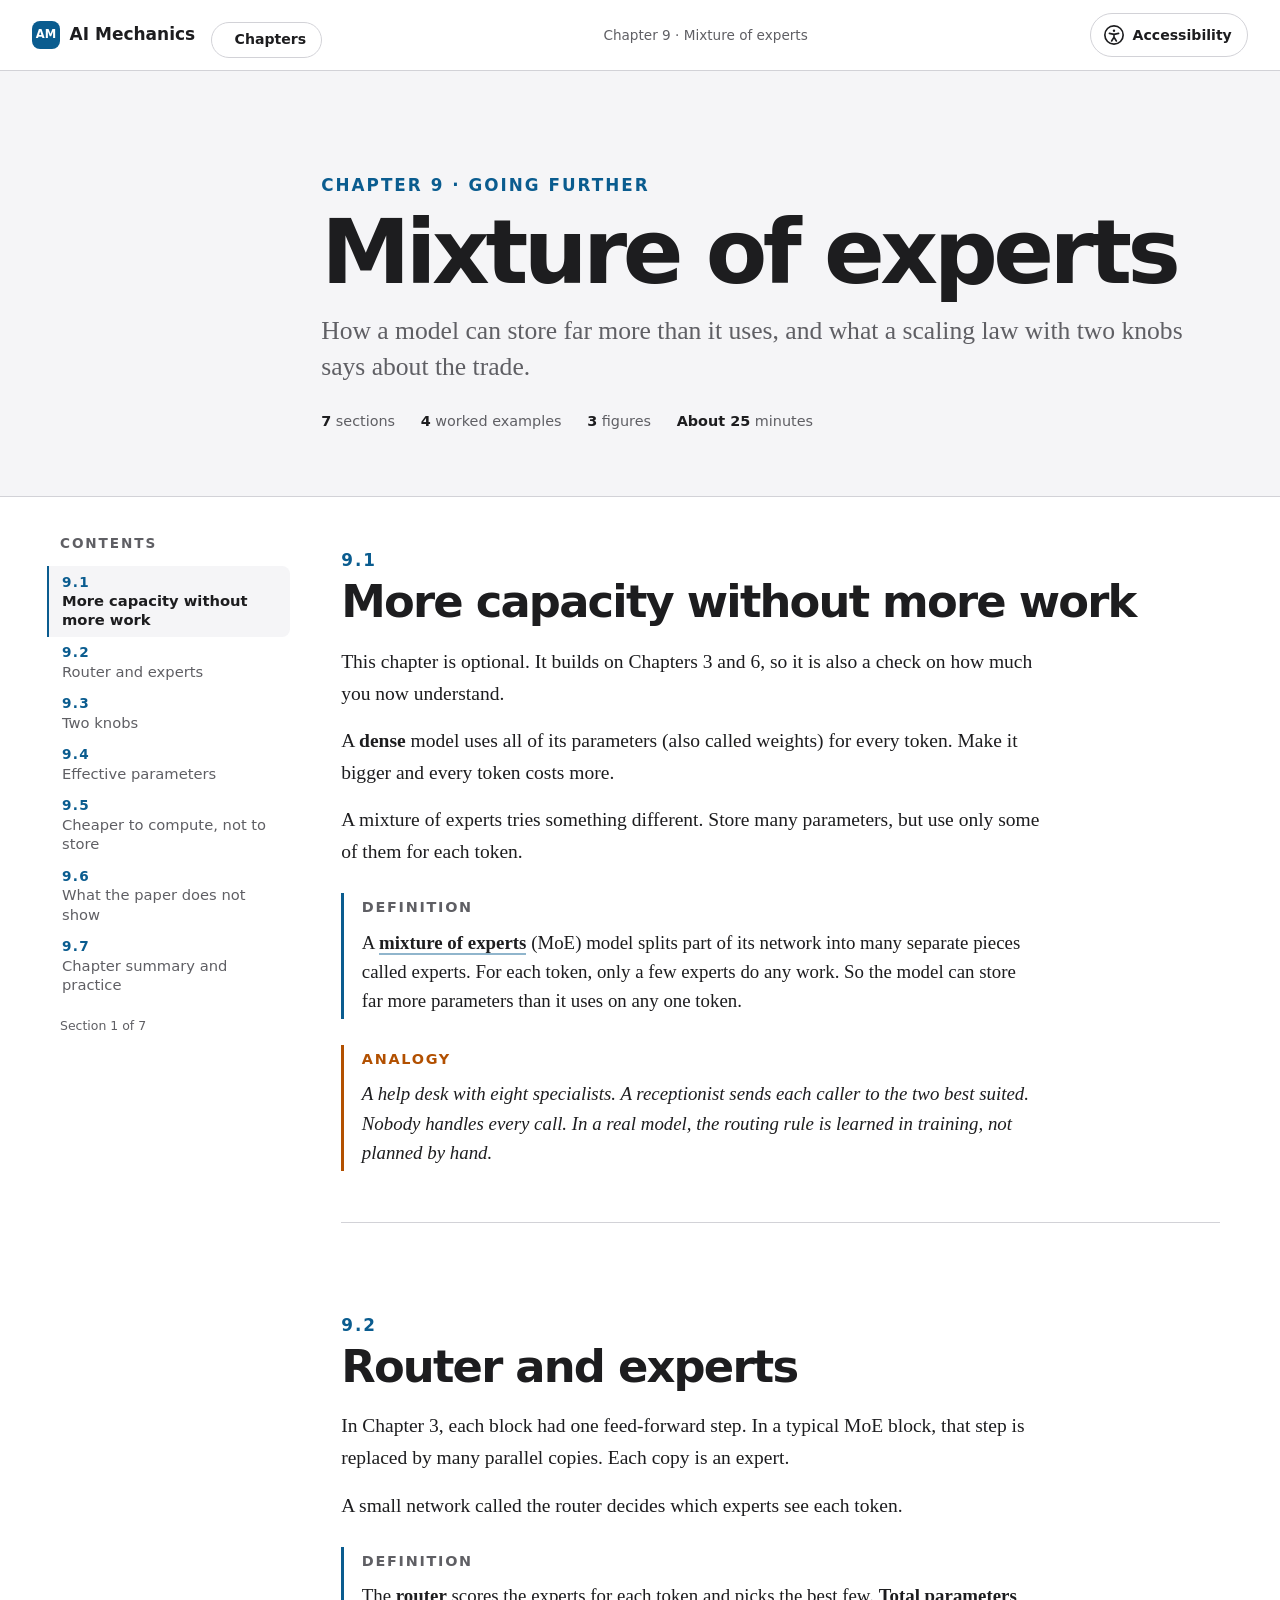
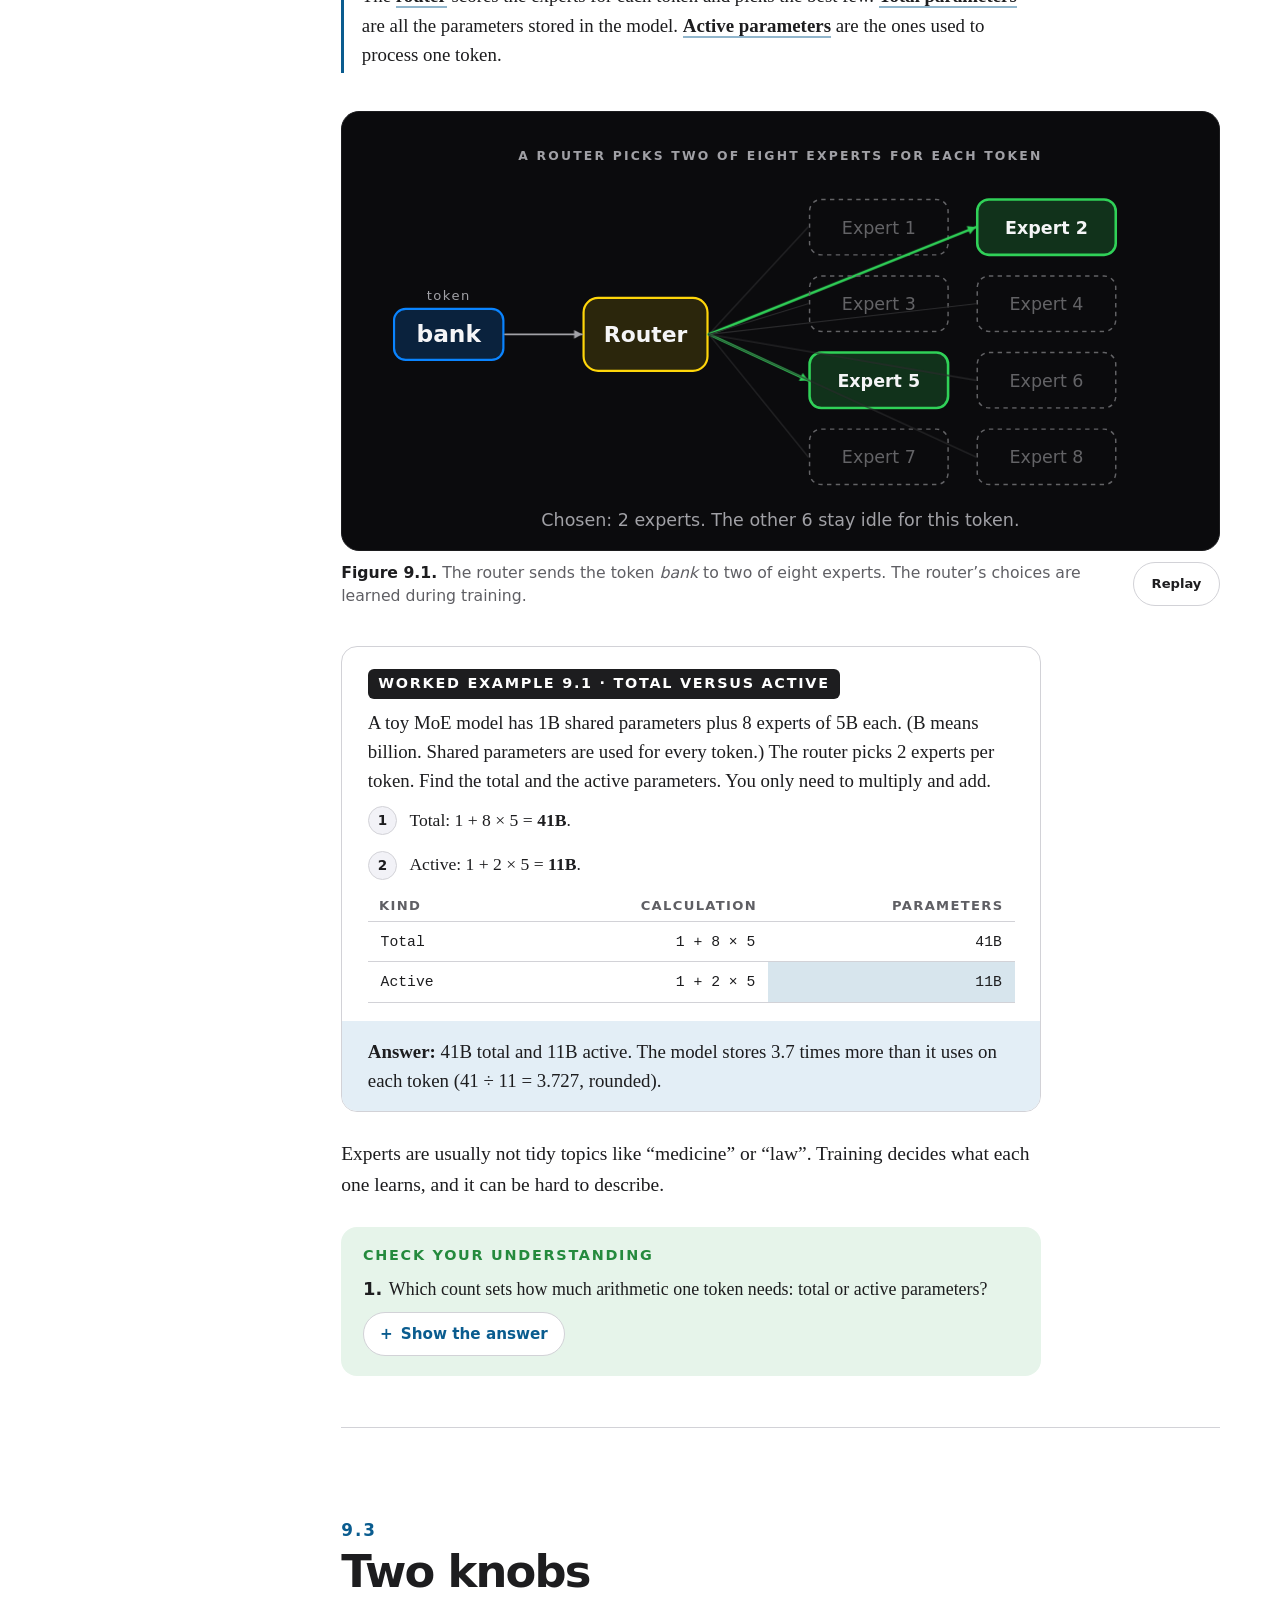
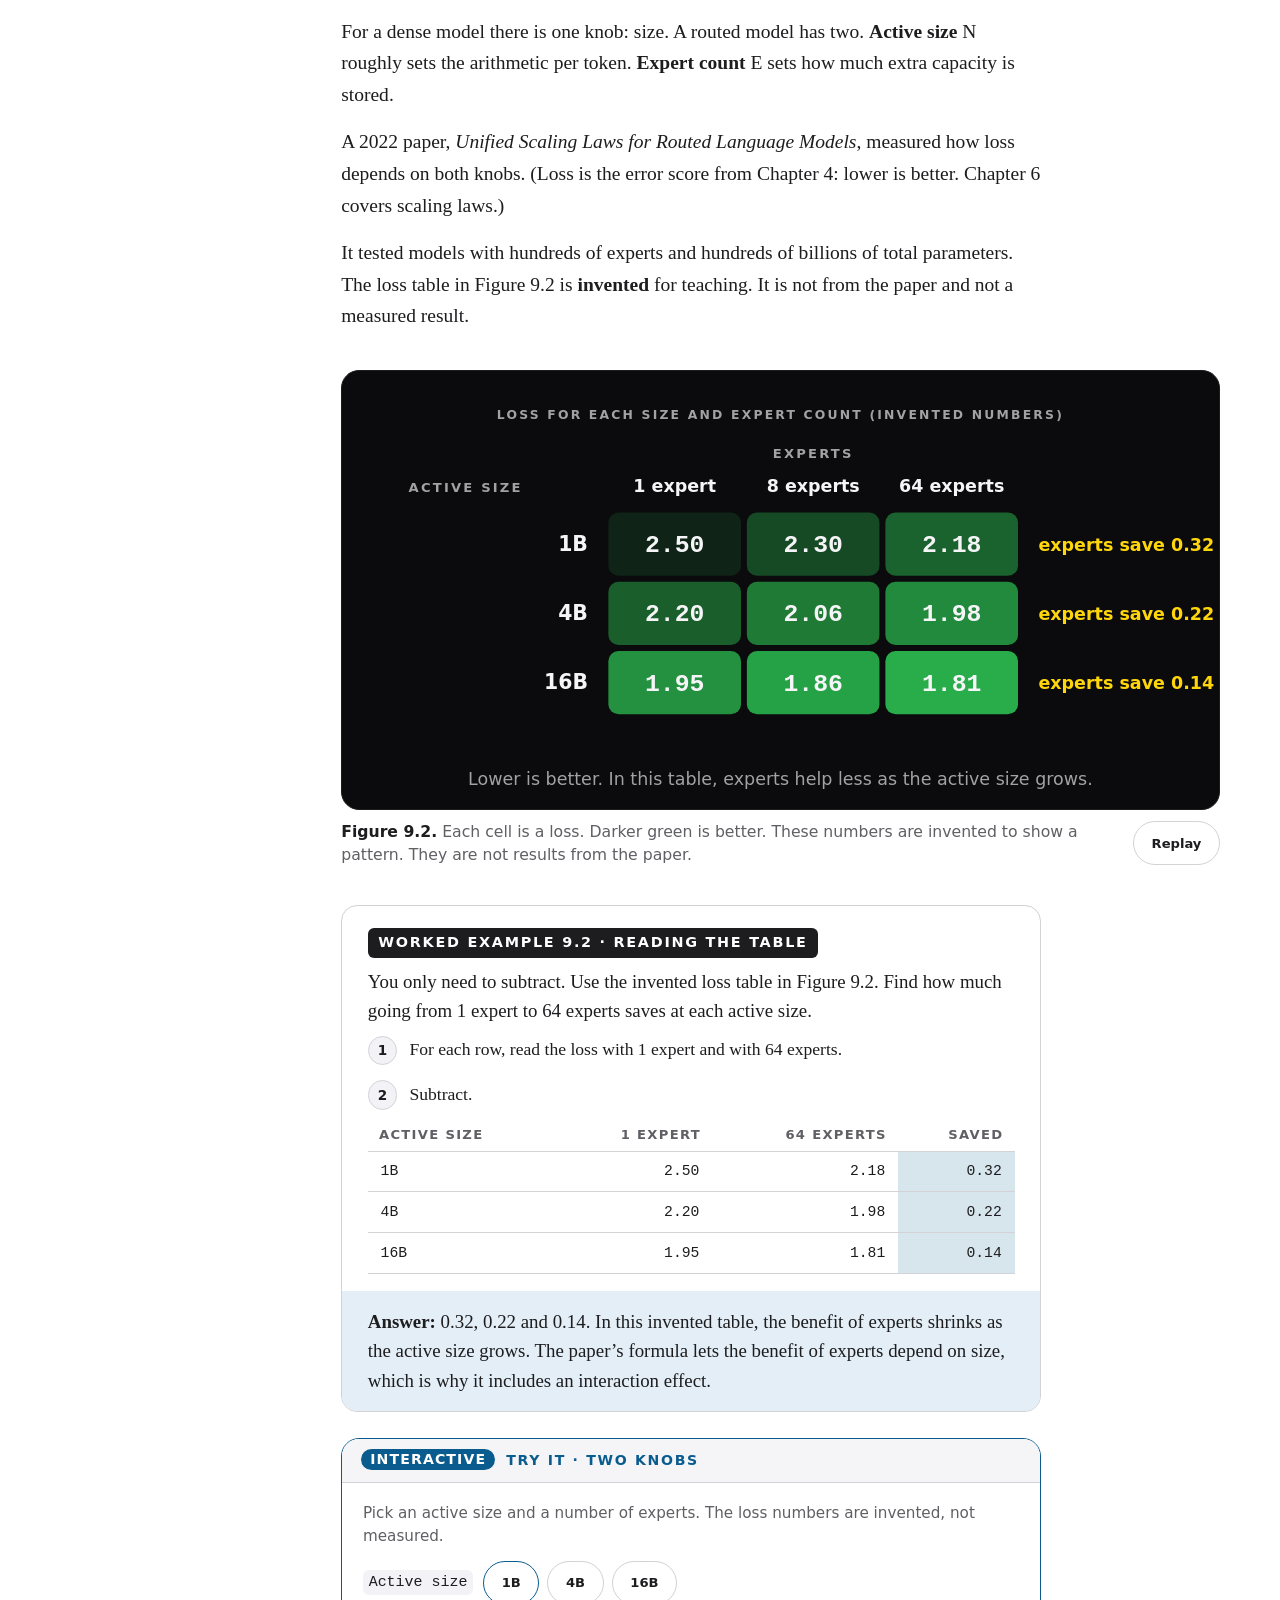
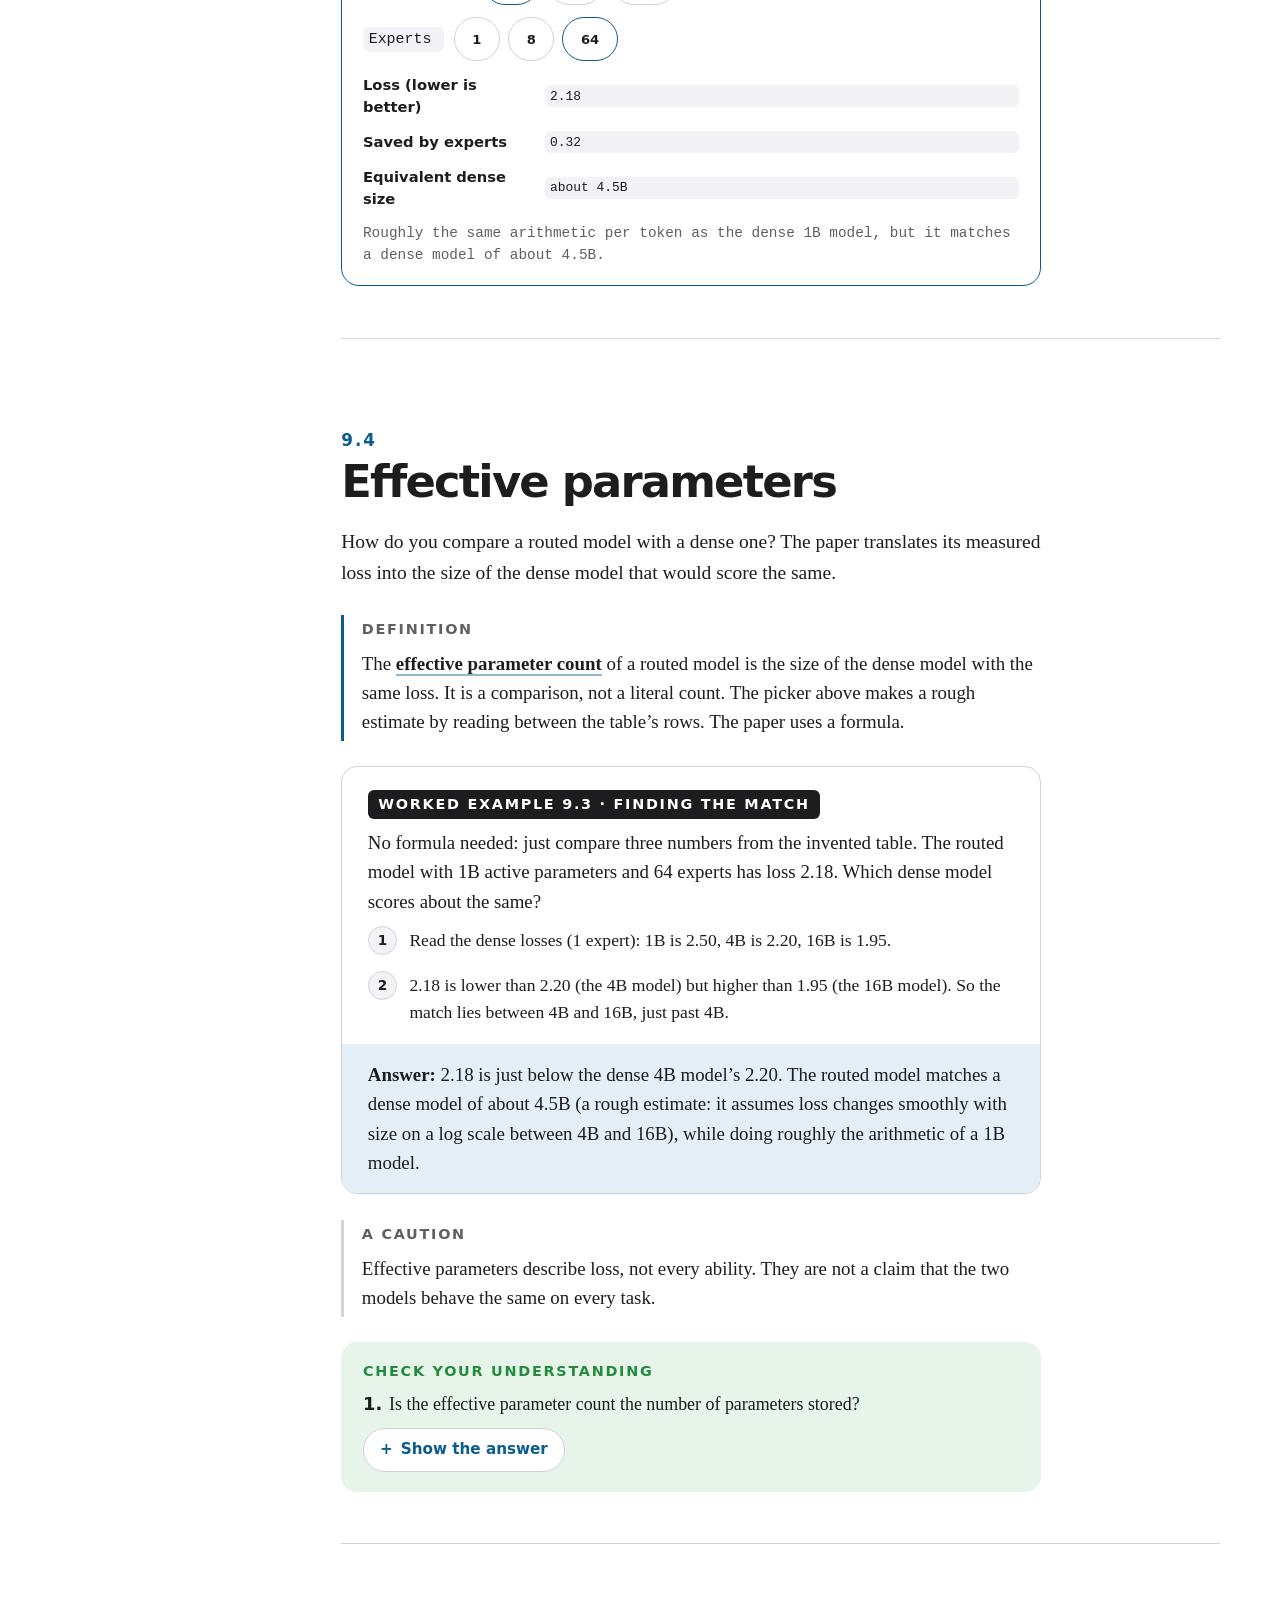
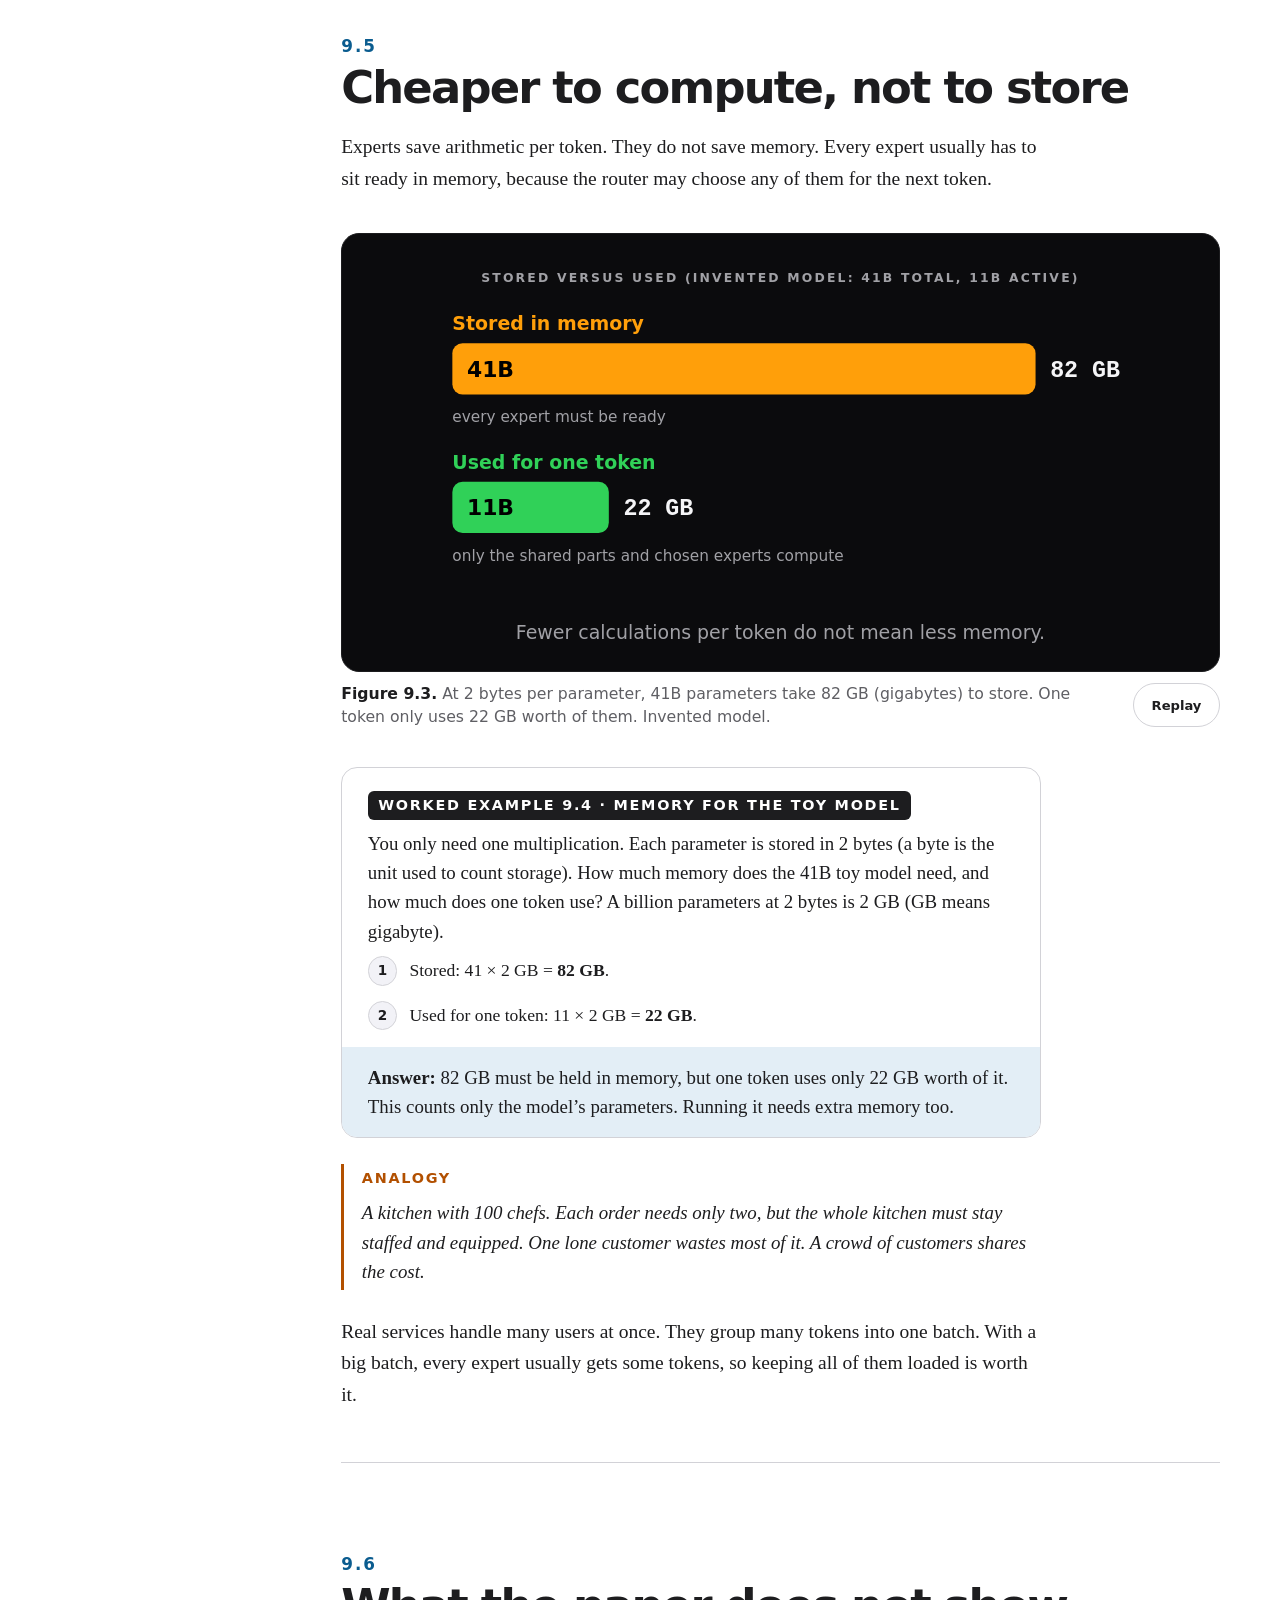
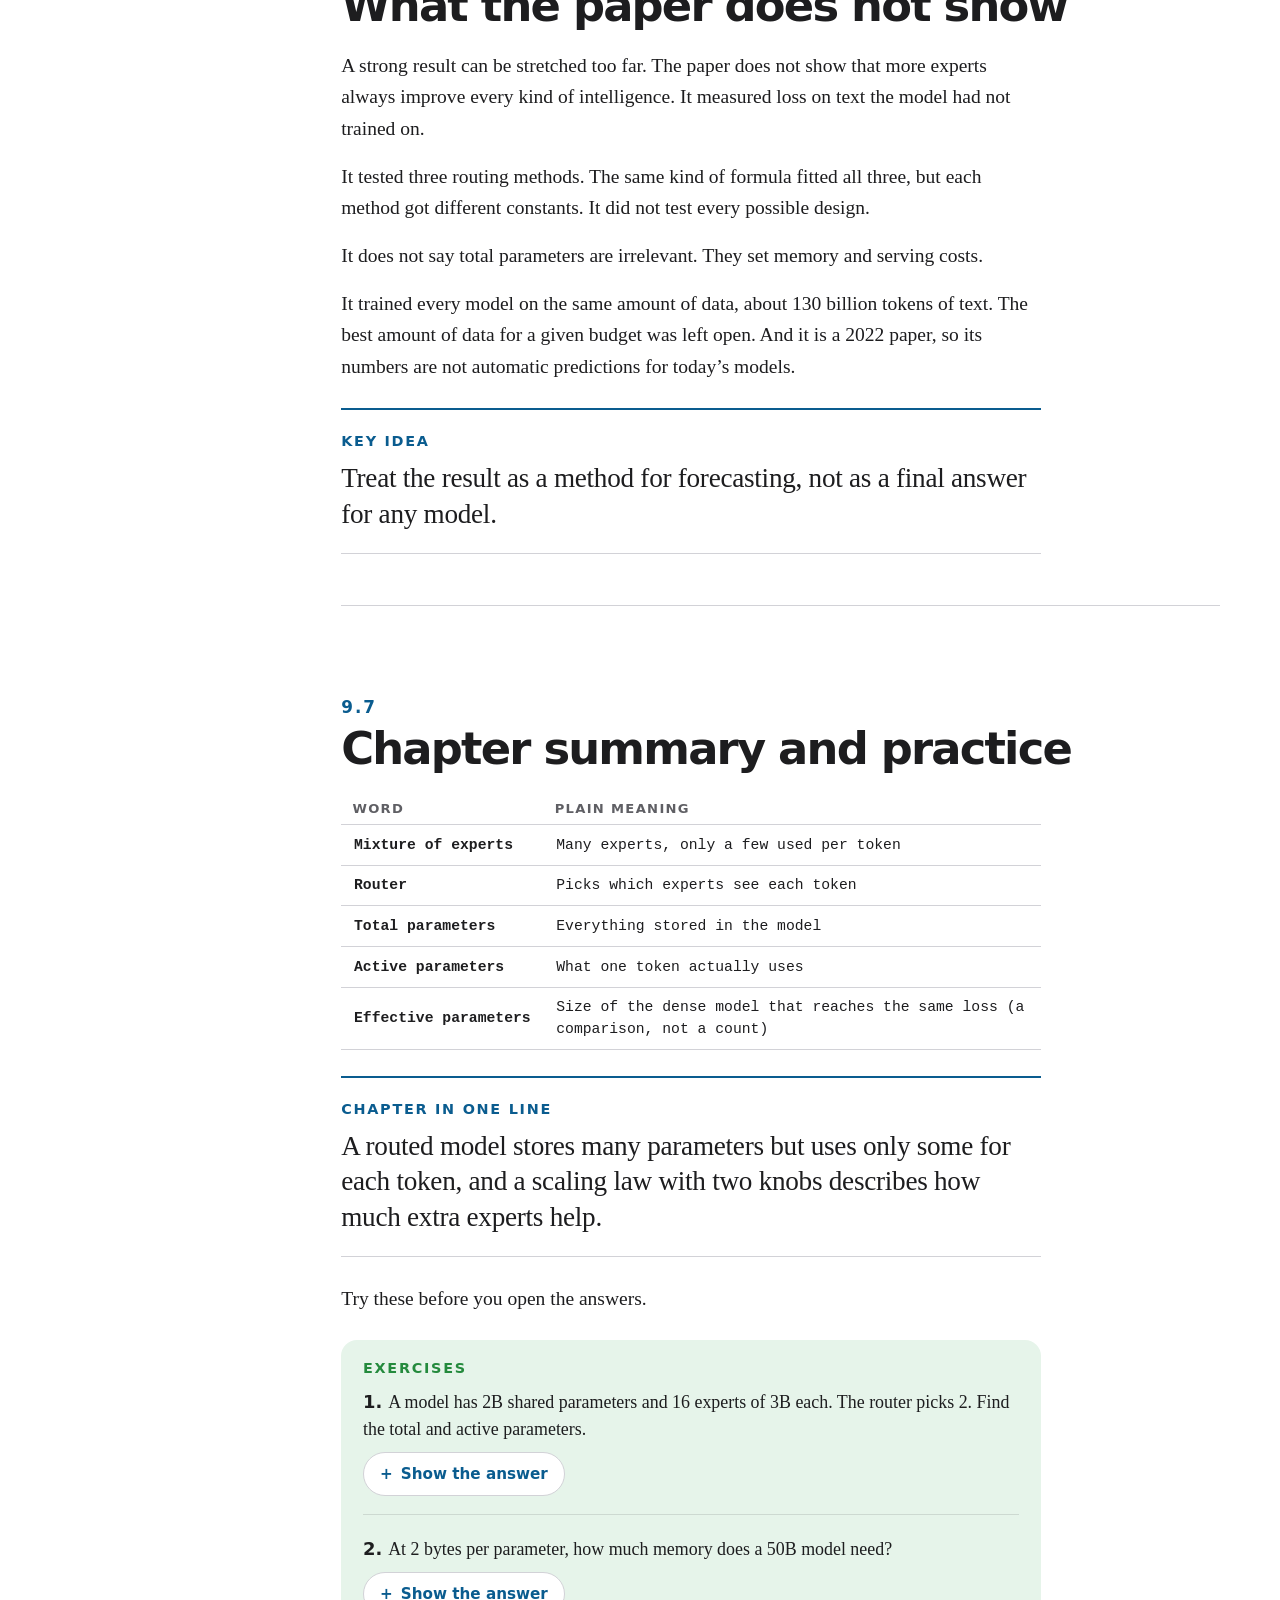
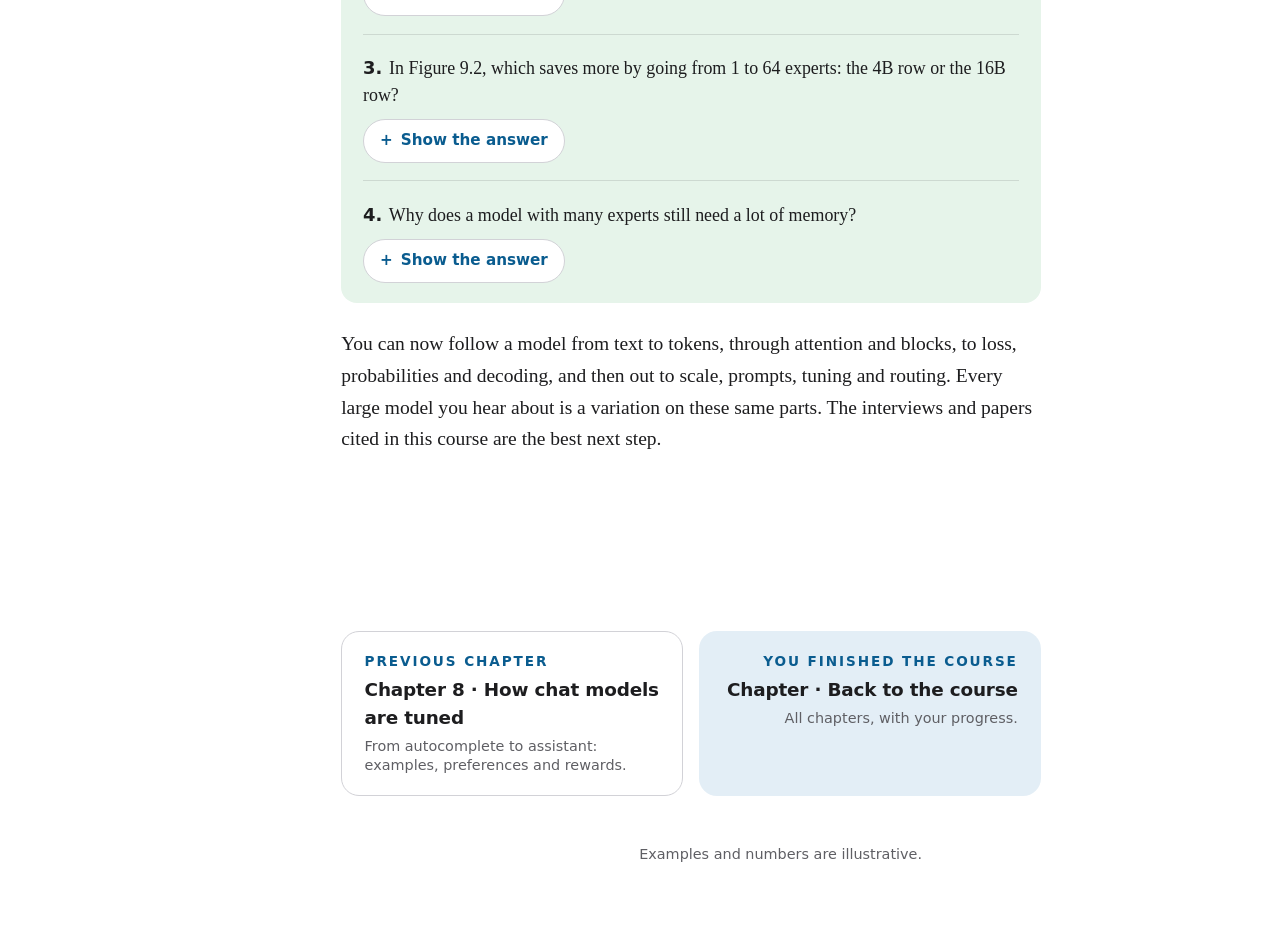
<file: chapter9.html>
<!doctype html>
<html lang="en">
<head>
<meta charset="utf-8">
<meta name="viewport" content="width=device-width, initial-scale=1">
<title>AI Mechanics: Chapter 9, Mixture of experts</title>
<meta name="description" content="How a model can store far more than it uses.">
<meta name="theme-color" content="#0a5c8f">
<link rel="icon" href="favicon.svg" type="image/svg+xml">
<link rel="apple-touch-icon" href="assets/apple-touch-icon.png">
<link rel="canonical" href="https://matthewschmidt1-lgtm.github.io/ai-mechanics/chapter9.html">
<meta property="og:type" content="website">
<meta property="og:site_name" content="AI Mechanics">
<meta property="og:title" content="AI Mechanics: Chapter 9, Mixture of experts">
<meta property="og:description" content="How a model can store far more than it uses.">
<meta property="og:url" content="https://matthewschmidt1-lgtm.github.io/ai-mechanics/chapter9.html">
<meta property="og:image" content="https://matthewschmidt1-lgtm.github.io/ai-mechanics/assets/og.png">
<meta name="twitter:card" content="summary_large_image">
<link rel="stylesheet" href="css/book.css?v=2.2">
<script src="js/prefs.js?v=2.2"></script>
</head>
<body>
<div id="app"><noscript><p style="font:17px/1.5 -apple-system,Segoe UI,Roboto,sans-serif;max-width:34em;margin:4rem auto;padding:0 1.2rem">AI Mechanics needs JavaScript to show its chapters and figures. Please turn it on, or open this page in a different browser.</p></noscript></div>
<script>window.__video=1; window.__story=0;</script>
<script src="js/kit.js?v=2.2"></script>
<script src="js/chapters.js?v=2.2"></script>
<script src="js/ill9.js?v=2.2"></script>
<script src="js/book.js?v=2.2"></script>
<script src="js/chapter9.js?v=2.2"></script>
</body>
</html>
</file>
<file: css/book.css>
:root{
  --bg:#fff; --bg2:#f5f5f7; --panel:#fff; --panel2:#f2f2f7; --ink:#1d1d1f; --muted:#5f5f64; --line:#d2d2d7;
  --brand:#0a5c8f; --on-brand:#fff; --good:#248a3d; --warn:#b25000; --canvas:#0b0b0d; --tint:#e3eef6; --tint2:#fdf3e1; --tint3:#e6f4ea;
  --serif:"New York","Iowan Old Style","Palatino Linotype",Palatino,Georgia,"Times New Roman",serif; --sans:-apple-system,BlinkMacSystemFont,"SF Pro Display","SF Pro Text","Segoe UI",Roboto,system-ui,"Helvetica Neue",Arial,sans-serif;
  --mono:ui-monospace,"SF Mono",Menlo,Consolas,"Liberation Mono",monospace; color-scheme:light;
}
@media (prefers-color-scheme: dark){:root:not([data-theme=light]){
  --bg:#000; --bg2:#0a0a0c; --panel:#1c1c1e; --panel2:#2c2c2e; --ink:#f5f5f7; --muted:#a1a1a6; --line:#3a3a3c;
  --brand:#3aa0d8; --on-brand:#06202f; --good:#30d158; --warn:#ff9f0a; --tint:#0a2433; --tint2:#2b2108; --tint3:#0d2616; color-scheme:dark;}}
:root[data-theme=dark]{--bg:#000; --bg2:#0a0a0c; --panel:#1c1c1e; --panel2:#2c2c2e; --ink:#f5f5f7; --muted:#a1a1a6; --line:#3a3a3c;--brand:#3aa0d8; --on-brand:#06202f; --good:#30d158; --warn:#ff9f0a; --tint:#0a2433; --tint2:#2b2108; --tint3:#0d2616; color-scheme:dark}
*{box-sizing:border-box}
html{scroll-behavior:smooth;scroll-padding-top:calc(var(--hdr,57px) + 19px)}
body{margin:0;background:var(--bg);color:var(--ink);font-family:var(--sans);font-size:1.0625rem;line-height:1.5;-webkit-font-smoothing:antialiased}
h1,h2,h3,h4,p,ol,ul{margin:0}
button{font:inherit;color:inherit}
svg{display:block;max-width:100%}
a{color:var(--brand)}

.top{position:sticky;top:0;z-index:40;display:flex;align-items:center;gap:1rem;padding:.75rem clamp(16px,3vw,32px);background:color-mix(in srgb,var(--bg) 84%,transparent);backdrop-filter:saturate(180%) blur(18px);border-bottom:1px solid var(--line)}
.brand{display:flex;align-items:center;gap:.6rem;font-weight:600;text-decoration:none;color:var(--ink)}
.logo{width:28px;height:28px;border-radius:8px;background:var(--brand);color:var(--on-brand);display:grid;place-items:center;font-size:.72rem;font-weight:700}
.crumb{margin-left:auto;margin-right:auto;font-size:.85rem;color:var(--muted);font-weight:500}
.icon-btn{width:34px;height:34px;border-radius:8px;border:1px solid var(--line);background:transparent;cursor:pointer;display:grid;place-items:center}
.pbar{position:absolute;left:0;bottom:-1px;height:2px;background:var(--brand);width:0}

.chapter-hero{background:var(--bg2);border-bottom:1px solid var(--line);padding:clamp(48px,8vw,104px) clamp(18px,4vw,40px)}
.chapter-hero .in{max-width:1240px;margin:0 auto}
.kicker{font-size:.8rem;font-weight:600;letter-spacing:.14em;text-transform:uppercase;color:var(--brand)}
.chapter-hero h1{font-family:var(--sans);font-size:clamp(2.6rem,7vw,5.6rem);font-weight:600;letter-spacing:-.05em;line-height:1;margin:.6rem 0 1rem}
.chapter-hero .sub{font-family:var(--serif);font-size:clamp(1.2rem,2vw,1.6rem);color:var(--muted);max-width:34em;line-height:1.4}
.meta{display:flex;gap:1.6rem;flex-wrap:wrap;margin-top:1.6rem;font-size:.9rem;color:var(--muted)}
.meta b{color:var(--ink);font-weight:600}

.layout{display:grid;grid-template-columns:230px minmax(0,1fr);gap:clamp(24px,4vw,64px);max-width:1240px;margin:0 auto;padding:0 clamp(18px,4vw,40px)}
.toc{position:sticky;top:calc(var(--hdr,57px) + 19px);align-self:start;padding:36px 0;font-size:.92rem}
.toc h4{font-size:.72rem;letter-spacing:.14em;text-transform:uppercase;color:var(--muted);font-weight:600;margin-bottom:.8rem}
.toc a{display:block;padding:.45rem .8rem;margin-left:-.8rem;border-left:2px solid transparent;color:var(--muted);text-decoration:none;line-height:1.3}
.toc a:hover{color:var(--ink)}
.toc a.on{color:var(--ink);border-left-color:var(--brand);font-weight:600}
.toc a span{display:block;font-size:.72rem;letter-spacing:.1em;color:var(--brand);font-weight:600}
article{min-width:0;padding:clamp(28px,4vw,56px) 0 96px}

section.sec{padding-top:clamp(36px,5vw,64px);margin-top:clamp(20px,3vw,36px);border-top:1px solid var(--line)}
section.sec:first-of-type{border-top:0;margin-top:0;padding-top:0}
.sec-n{font-size:.8rem;font-weight:600;letter-spacing:.14em;color:var(--brand)}
h2{font-family:var(--sans);font-size:clamp(1.9rem,3.6vw,2.8rem);font-weight:600;letter-spacing:-.04em;line-height:1.08;margin:.3rem 0 1.2rem;max-width:20em}
h3{font-family:var(--sans);font-size:1.3rem;font-weight:600;letter-spacing:-.02em;margin:2rem 0 .6rem}
.prose{max-width:700px}
.prose p{font-family:var(--serif);font-size:1.22rem;line-height:1.62;margin:0 0 1.1rem}
.prose p b,.prose p strong{font-weight:700}
.prose p i{font-style:italic}
.term{border-bottom:2px solid color-mix(in srgb,var(--brand) 45%,transparent);font-weight:600}
code,.mono{font-family:var(--mono);font-size:.88em;background:var(--panel2);padding:.1em .38em;border-radius:6px}
.eq{font-family:var(--mono);font-size:1.05rem;background:var(--panel2);border:1px solid var(--line);border-radius:12px;padding:.9rem 1.2rem;margin:1rem 0 1.3rem;max-width:700px;overflow-x:auto;white-space:nowrap}

.box{max-width:700px;border-radius:16px;padding:1.1rem 1.3rem 1.2rem;margin:1.6rem 0;border:1px solid var(--line);background:var(--panel)}
.box .lab{font-size:.72rem;font-weight:700;letter-spacing:.14em;text-transform:uppercase;margin-bottom:.45rem;display:block}
.box p{font-family:var(--serif);font-size:1.12rem;line-height:1.55;margin:0 0 .6rem}
.box p:last-child{margin-bottom:0}
.box.def{border-left:5px solid var(--brand)}.box.def .lab{color:var(--brand)}
.box.key{background:var(--tint);border-color:transparent}.box.key .lab{color:var(--brand)}
.box.analogy{background:var(--tint2);border-color:transparent}.box.analogy .lab{color:var(--warn)}
.box.example{max-width:760px;background:var(--panel);border:1.5px solid var(--ink);padding:1.3rem 1.5rem 1.5rem}.box.example .lab{color:var(--ink)}
.box.check{background:var(--tint3);border-color:transparent}.box.check .lab{color:var(--good)}
.box.note{background:var(--bg2);border-color:transparent}.box.note .lab{color:var(--muted)}
.box ol.steps{list-style:none;padding:0;counter-reset:s;margin:.6rem 0 0}
.box ol.steps li{counter-increment:s;position:relative;padding:.1rem 0 1rem 2.6rem;font-family:var(--serif);font-size:1.1rem;line-height:1.55}
.box ol.steps li::before{content:counter(s);position:absolute;left:0;top:.05rem;width:1.7rem;height:1.7rem;border-radius:50%;background:var(--ink);color:var(--bg);font-family:var(--sans);font-weight:700;font-size:.85rem;display:grid;place-items:center}
.box ol.steps li:last-child{padding-bottom:0}
table.calc{border-collapse:collapse;margin:.7rem 0;font-family:var(--mono);font-size:.92rem;width:100%;max-width:640px}
table.calc th{font-family:var(--sans);font-size:.72rem;letter-spacing:.1em;text-transform:uppercase;color:var(--muted);text-align:right;padding:.35rem .7rem;border-bottom:1.5px solid var(--line);font-weight:600}
table.calc th:first-child,table.calc td:first-child{text-align:left}
table.calc td{padding:.4rem .7rem;text-align:right;border-bottom:1px solid var(--line)}
table.calc tr.sum td{font-weight:700;border-top:1.5px solid var(--ink);border-bottom:0}
table.calc .hl{background:color-mix(in srgb,var(--brand) 16%,transparent)}
details{margin-top:.6rem}
summary{cursor:pointer;font-family:var(--sans);font-weight:600;font-size:.95rem;color:var(--brand);list-style:none}
summary::-webkit-details-marker{display:none}
summary::before{content:"+  ";font-weight:700}
details[open] summary::before{content:"\2212  "}
details .ans{margin-top:.6rem;padding-top:.6rem;border-top:1px solid color-mix(in srgb,var(--ink) 15%,transparent)}
.q{margin:0 0 1.3rem;padding-bottom:1.1rem;border-bottom:1px solid color-mix(in srgb,var(--ink) 12%,transparent)}
.q:last-child{border:0;margin:0;padding:0}
.q .qt{font-family:var(--serif);font-size:1.12rem;line-height:1.5}
.q .qn{font-family:var(--sans);font-weight:700;margin-right:.15rem}

figure{margin:2rem 0;max-width:980px}
.fig-art{position:relative;background:var(--canvas);border:1px solid #1c1c1e;border-radius:22px;overflow:hidden;aspect-ratio:2/1}
.fig-art svg{width:100%;height:100%}
figcaption{display:flex;gap:1rem;align-items:flex-start;justify-content:space-between;margin-top:.8rem;font-size:.95rem;color:var(--muted);line-height:1.45;max-width:760px}
figcaption b{color:var(--ink);font-weight:600}
.replay{flex:none;border:1px solid var(--line);background:transparent;border-radius:980px;padding:.3rem .85rem;font-size:.82rem;font-weight:600;cursor:pointer;color:var(--ink)}
.replay:hover{border-color:var(--brand);color:var(--brand)}

/* interactive */
.widget{max-width:760px;margin:1.6rem 0;border:1px solid var(--line);border-radius:18px;background:var(--panel);overflow:hidden}
.widget .wh{padding:.7rem 1.2rem;background:var(--bg2);border-bottom:1px solid var(--line);font-size:.72rem;font-weight:700;letter-spacing:.14em;text-transform:uppercase;color:var(--brand)}
.widget .wb{padding:1.2rem 1.3rem}
.wrow{display:grid;grid-template-columns:64px 1fr 56px 1fr 54px;gap:12px;align-items:center;margin-bottom:.8rem;font-family:var(--mono);font-size:.92rem}
.wrow b{font-family:var(--sans);font-weight:600}
.wrow input[type=range]{width:100%;accent-color:var(--brand)}
.wrow .bar{height:14px;border-radius:7px;background:var(--panel2);overflow:hidden}
.wrow .bar i{display:block;height:100%;background:var(--brand);width:0;transition:width .25s}
.wrow .pc{text-align:right;font-weight:700}
.wsum{font-family:var(--mono);font-size:.9rem;color:var(--muted);margin-top:.4rem}
.wcol{display:grid;grid-template-columns:64px 1fr 56px 1fr 54px;gap:12px;font-size:.7rem;letter-spacing:.1em;text-transform:uppercase;color:var(--muted);font-weight:600;margin-bottom:.4rem}

.summary-table{width:100%;max-width:760px;border-collapse:collapse;margin:1rem 0}
.summary-table td,.summary-table th{padding:.7rem .8rem;border-bottom:1px solid var(--line);text-align:left;vertical-align:top;font-size:.98rem}
.summary-table th{font-size:.72rem;letter-spacing:.1em;text-transform:uppercase;color:var(--muted)}
.summary-table td:first-child{font-weight:600;white-space:nowrap}
.summary-table td:nth-child(2){font-family:var(--mono);font-size:.88rem;color:var(--muted)}
.foot{padding:48px 0 72px;text-align:center;color:var(--muted);font-size:.9rem}


@media (max-width:620px){.prose p{font-size:1.1rem}.wrow,.wcol{grid-template-columns:52px 1fr 44px}.wrow .bar,.wrow .bar+.pc,.wcol span:nth-child(n+4){display:none}.fig-art{aspect-ratio:1.4/1}}
@media print{.top,.toc,.replay{display:none}.layout{display:block}}

/* illustration animation (used by the figures) */
.rise{opacity:0;animation:rise .7s cubic-bezier(.2,.8,.2,1) forwards;animation-delay:var(--d,0s);transform-box:fill-box;transform-origin:center}
@keyframes rise{from{opacity:0;transform:translateY(14px)}to{opacity:1;transform:none}}
.blink{animation:blink 1.05s steps(2) infinite}
@keyframes blink{50%{opacity:0}}
.fadeout{animation:fadeout .4s 1.7s forwards}
@keyframes fadeout{to{opacity:0}}
.flow{animation:flow 1.2s linear infinite}
@keyframes flow{to{stroke-dashoffset:-24}}
@media (prefers-reduced-motion: reduce){.rise{animation-duration:.01ms;animation-delay:0s}}
.chnav{display:grid;grid-template-columns:1fr 1fr;gap:16px;max-width:760px;margin:64px 0 0}
.chnav a{display:block;padding:1.2rem 1.4rem;border:1px solid var(--line);border-radius:18px;text-decoration:none;color:var(--ink);font-weight:600;font-size:1.15rem;letter-spacing:-.01em;background:var(--panel);transition:border-color .2s,transform .2s}
.chnav a:hover{border-color:var(--brand);transform:translateY(-2px)}
.chnav a span{display:block;font-size:.72rem;letter-spacing:.14em;text-transform:uppercase;color:var(--brand);margin-bottom:.3rem}
.chnav a.nx{text-align:right;grid-column:2}
.wrow.wide{grid-template-columns:64px 1fr 54px}
@media (max-width:620px){.chnav{grid-template-columns:1fr}.chnav a.nx{grid-column:1}}

/* ---- review pass: one reading edge, quieter boxes, one loud Key idea, clearer wayfinding ---- */
.box,.box.example,.widget,figcaption,.chnav,.summary-table,.eq,table.calc{max-width:700px}
figure{max-width:100%;margin:2.4rem 0}
figcaption{max-width:none;margin-top:.7rem;font-size:.98rem}
figcaption b{color:var(--ink)}
.fig-art{border-radius:18px}
.replay{min-height:36px}
section.sec{padding-top:clamp(56px,7vw,96px);margin-top:clamp(28px,4vw,56px)}
.sec-n{font-size:.85rem}
.chapter-hero{padding-bottom:clamp(36px,5vw,64px)}
@media (min-width:861px){.chapter-hero .in{padding-left:calc(230px + clamp(24px,4vw,64px))}}
@media (min-width:861px) and (max-width:1100px){.layout{grid-template-columns:180px minmax(0,1fr);gap:28px}.chapter-hero .in{padding-left:calc(180px + 28px)}.toc{font-size:.85rem}}
.prose p{margin-bottom:1rem}
.box p{font-size:1.18rem}

/* quiet definitions and analogies */
.box.def,.box.analogy,.box.note{background:none;border:0;border-left:3px solid var(--brand);border-radius:0;padding:.25rem 0 .25rem 1.1rem}
.box.analogy{border-left-color:var(--warn)}
.box.note{border-left-color:var(--line)}
.box.def .lab,.box.note .lab{color:var(--muted)}
.box.analogy p{font-style:italic}
/* the one loud callout */
.box.key{background:none;border:0;border-top:2px solid var(--brand);border-bottom:1px solid var(--line);border-radius:0;padding:1.3rem 0}
.box.key p{font-size:clamp(1.35rem,2.4vw,1.7rem);line-height:1.3;letter-spacing:-.01em;font-weight:500}
/* worked example: calmer frame, answer row stands out */
.box.example{border:1px solid var(--line);padding:1.4rem 1.6rem}
.box.example .lab{display:inline-block;background:var(--ink);color:var(--bg);padding:.25rem .65rem;border-radius:6px}
.box.example > p:last-child{background:var(--tint);margin:1.1rem -1.6rem -1.4rem;padding:1rem 1.6rem;border-radius:0 0 15px 15px}
table.calc{font-variant-numeric:tabular-nums}
table.calc td{padding:.55rem .8rem}
/* answers and widgets read as controls */
summary{display:inline-flex;align-items:center;gap:.5rem;padding:.5rem 1rem;border:1px solid var(--line);border-radius:980px;background:var(--panel);min-height:40px}
summary:hover{border-color:var(--brand)}
summary:focus-visible,.replay:focus-visible,.toc a:focus-visible{outline:2px solid var(--brand);outline-offset:2px}
details .ans{border-left:3px solid var(--good);padding-left:1rem;border-top:0}
.widget{border-color:var(--brand)}
.widget .wh::before{content:"Interactive";background:var(--brand);color:var(--on-brand);padding:.15rem .55rem;border-radius:980px;margin-right:.7rem;letter-spacing:.08em}
.widget input[type=range]{height:28px}
/* wayfinding */
.pbar{height:3px}
.toc a.on{background:var(--bg2);border-radius:0 8px 8px 0}
.toc a.done span::after{content:"  \2713";color:var(--good)}
.toc .count{margin-top:1rem;font-size:.78rem;color:var(--muted)}
@media (max-width:860px){
  .toc{display:flex;position:sticky;top:var(--hdr,57px);z-index:30;gap:.4rem;overflow-x:auto;padding:.55rem 0;margin:0 calc(-1 * clamp(18px,4vw,40px));padding-left:clamp(18px,4vw,40px);background:var(--bg);border-bottom:1px solid var(--line);align-self:auto}
  .toc h4,.toc .count{display:none}
  .toc a{flex:none;margin:0;border:1px solid var(--line);border-radius:980px;padding:.3rem .8rem;white-space:nowrap}
  .toc a span{display:inline;margin-right:.35rem}
  .toc a.on{background:var(--brand);color:var(--on-brand);border-color:var(--brand)}
  .toc a.on span{color:var(--on-brand)}
  .layout{display:block;padding-top:0}
  .chapter-hero .in{padding-left:0}
}
@media (max-width:620px){
  .chapter-hero{padding:40px 18px 32px}
  figure{margin-left:-18px;margin-right:-18px}
  .fig-art{border-radius:0;border-left:0;border-right:0}
  figcaption{padding:0 18px}
  .summary-table td:nth-child(2),.summary-table th:nth-child(2){display:none}
  .summary-table td:first-child{white-space:normal}
  .box.example{padding:1.1rem 1.1rem}.box.example > p:last-child{margin:1rem -1.1rem -1.1rem;padding:.9rem 1.1rem}
  table.calc{display:block;overflow-x:auto}
}

ol.plain{margin:0 0 1rem;padding-left:1.4rem;font-family:var(--serif);font-size:1.22rem;line-height:1.6;max-width:700px}
ol.plain li{margin-bottom:.3rem}
.brand{white-space:nowrap}
.crumb{white-space:nowrap;overflow:hidden;text-overflow:ellipsis;min-width:0}
@media (max-width:620px){.crumb{display:none}.icon-btn{margin-left:auto}}

/* phone figures: keep text readable by letting the picture scroll sideways instead of shrinking */
.fig-hint{display:none}
@media (max-width:620px){
  .fig-art{aspect-ratio:auto;height:auto;overflow-x:auto;overflow-y:hidden;-webkit-overflow-scrolling:touch;scrollbar-width:thin}
  .fig-art svg{width:960px;height:480px;max-width:none}
  .fig-hint{display:block;padding:.5rem 18px 0;font-size:.8rem;color:var(--muted);letter-spacing:.02em}
}
.box.ref{background:var(--bg2);border:0;border-left:3px solid var(--muted);border-radius:0 14px 14px 0;padding:1rem 1.2rem 1.1rem}
.box.ref .lab{color:var(--muted)}
.box.ref p{font-family:var(--sans);font-size:1rem;line-height:1.55}
.box.ref a,.summary-table a{color:var(--brand);font-weight:600}

/* ---- second review pass ---- */
.replay{min-height:44px;padding:.45rem 1.1rem}
summary{min-height:44px}
.chnav a:focus-visible,.icon-btn:focus-visible,.box.ref a:focus-visible,.widget input:focus-visible,.brand:focus-visible,summary:focus-visible{outline:2px solid var(--brand);outline-offset:2px}
.box.ref a[target=_blank]::after,.summary-table a[target=_blank]::after{content:" \2197";font-weight:400}
.box.ref a{display:inline-block;padding:.15rem 0}
.box ol.steps li::before{background:var(--panel2);color:var(--ink);border:1px solid var(--line)}
:root[data-theme=dark] .sec-n,:root[data-theme=dark] .kicker,:root[data-theme=dark] .box .lab,:root[data-theme=dark] .widget .wh{color:#6cb8e6}
@media (prefers-color-scheme: dark){:root:not([data-theme=light]) .sec-n,:root:not([data-theme=light]) .kicker,:root:not([data-theme=light]) .box .lab,:root:not([data-theme=light]) .widget .wh{color:#6cb8e6}}
.box.def .lab,.box.note .lab,.box.ref .lab{color:var(--muted)}
.box.analogy .lab{color:var(--warn)}.box.check .lab{color:var(--good)}
@media (max-width:860px){
  .toc::before{content:attr(data-count);flex:none;align-self:center;font-size:.78rem;font-weight:600;color:var(--muted);padding-right:.5rem}
  .toc a{min-height:40px;display:inline-flex;align-items:center}
}
@media (max-width:620px){
  .icon-btn{width:44px;height:44px}
  table.calc{border-right:3px solid var(--line)}
  table.calc th,table.calc td{padding:.5rem .55rem;font-size:.85rem}
  .widget input[type=range]{height:44px}
}

/* larger eyebrows: the small uppercase labels above titles and boxes */
.kicker{font-size:1.05rem;letter-spacing:.12em}
.sec-n{font-size:1.05rem;letter-spacing:.12em}
.box .lab{font-size:.9rem;letter-spacing:.12em;margin-bottom:.55rem}
.widget .wh{font-size:.88rem;letter-spacing:.12em}
.toc h4{font-size:.85rem}
.toc a span{font-size:.85rem}
.chnav a span{font-size:.85rem}
.summary-table th,table.calc th{font-size:.82rem}
.box.example .lab{font-size:.9rem}
@media (max-width:620px){.kicker,.sec-n{font-size:.95rem}.box .lab{font-size:.85rem}}

/* chapters menu and richer chapter cards */
.top details.ch{position:relative}
.top details.ch summary{display:inline-flex;align-items:center;min-height:36px;padding:.3rem .9rem;border:1px solid var(--line);border-radius:980px;font-size:.88rem;font-weight:600;color:var(--ink);cursor:pointer;list-style:none;background:transparent}
.top details.ch summary::before{content:"";}
.top details.ch[open] summary{border-color:var(--brand);color:var(--brand)}
.top details.ch ul{position:absolute;top:46px;left:0;width:340px;max-height:72vh;overflow:auto;background:var(--panel);border:1px solid var(--line);border-radius:14px;padding:.4rem;list-style:none;margin:0;box-shadow:0 18px 50px rgba(0,0,0,.22);z-index:60}
.top details.ch a{display:flex;gap:.7rem;align-items:baseline;padding:.6rem .8rem;min-height:44px;border-radius:8px;color:var(--ink);text-decoration:none;font-size:.95rem}
.top details.ch a:hover{background:var(--bg2)}
.top details.ch a[aria-current]{background:var(--bg2);font-weight:600}
.top details.ch a b{flex:none;width:1.2rem;color:var(--brand);font-weight:700}
.top details.ch .tick{color:var(--good);font-style:normal}
.chnav a small{display:block;font-weight:400;font-size:.9rem;color:var(--muted);margin-top:.35rem;letter-spacing:0;line-height:1.35}
.chnav a.nx{background:var(--tint);border-color:transparent}
@media (max-width:620px){.top details.ch ul{position:fixed;left:12px;right:12px;width:auto;top:58px}.top details.ch summary{padding:.3rem .75rem}}

/* course home */
.home-hero{background:var(--bg2);border-bottom:1px solid var(--line);padding:clamp(56px,9vw,120px) clamp(18px,4vw,40px)}
.home-hero .in,.home-main{max-width:1040px;margin:0 auto}
.home-hero h1{font-size:clamp(2.8rem,8vw,6rem);font-weight:600;letter-spacing:-.055em;line-height:1;margin:.7rem 0 1.1rem}
.home-hero .sub{font-family:var(--serif);font-size:clamp(1.2rem,2.2vw,1.7rem);color:var(--muted);max-width:30em;line-height:1.4}
.home-hero .row{display:flex;gap:1rem;align-items:center;flex-wrap:wrap;margin-top:1.8rem}
.btn{display:inline-flex;align-items:center;padding:.8rem 1.5rem;border-radius:980px;border:1px solid var(--line);background:var(--panel);font-weight:600;text-decoration:none;color:var(--ink)}
.btn.primary{background:var(--brand);border-color:transparent;color:var(--on-brand)}
.home-main{padding:clamp(32px,5vw,64px) clamp(18px,4vw,40px) 96px}
.part{margin-top:clamp(32px,5vw,56px)}
.part h2{font-family:var(--sans);font-size:.95rem;letter-spacing:.12em;text-transform:uppercase;color:var(--brand);font-weight:700;margin:0 0 .3rem;max-width:none}
.part p.pb{color:var(--muted);margin:0 0 1rem;font-size:1.02rem}
.cards{display:grid;grid-template-columns:repeat(auto-fill,minmax(300px,1fr));gap:16px}
a.cc{display:block;padding:1.3rem 1.4rem;border:1px solid var(--line);border-radius:18px;background:var(--panel);text-decoration:none;color:var(--ink);transition:border-color .2s,transform .2s}
a.cc:hover{border-color:var(--brand);transform:translateY(-2px)}
a.cc .n{font-size:.85rem;font-weight:700;letter-spacing:.1em;color:var(--brand)}
a.cc b{display:block;font-size:1.25rem;font-weight:600;letter-spacing:-.02em;margin:.35rem 0 .3rem}
a.cc p{color:var(--muted);font-size:.98rem;line-height:1.4;margin:0}
a.cc .m{margin-top:.8rem;font-size:.82rem;color:var(--muted)}
a.cc .m .ok{color:var(--good);font-weight:700}

/* phones: let figures run edge to edge, including the right side */
@media (max-width:620px){figure{max-width:none;width:calc(100% + 36px)}}

/* typeset fractions in formulas */
.eq .frac{display:inline-flex;flex-direction:column;vertical-align:middle;text-align:center;margin:0 .2em}
.eq .frac .num{border-bottom:1.5px solid currentColor;padding:0 .35em .2em}
.eq .frac .den{padding:.2em .35em 0}
.eq{white-space:nowrap;line-height:1.6}

/* two-column glossary tables read left to right */
table.calc.text th,table.calc.text td{text-align:left}
table.calc.text td:first-child{white-space:nowrap;font-weight:600}

/* ---- accessibility panel ---- */
.a11y{position:relative}
.a11y-btn{display:inline-flex;align-items:center;gap:.5rem;min-height:44px;padding:.3rem .95rem .3rem .75rem;border:1px solid var(--line);border-radius:980px;background:transparent;color:var(--ink);font:600 .88rem var(--sans);cursor:pointer}
.a11y-btn:hover,.a11y-btn[aria-expanded=true]{border-color:var(--brand);color:var(--brand)}
.a11y-panel{position:absolute;right:0;top:calc(100% + 10px);width:330px;background:var(--panel);border:1px solid var(--line);border-radius:16px;box-shadow:0 18px 50px rgba(0,0,0,.25);padding:1rem 1.1rem;z-index:70;font-family:var(--sans)}
.a11y-panel[hidden]{display:none}
.a11y-row{display:flex;align-items:center;justify-content:space-between;gap:1rem;margin-bottom:.9rem}
.a11y-lab{font-size:.78rem;font-weight:700;letter-spacing:.1em;text-transform:uppercase;color:var(--muted)}
.a11y-sizebox{display:flex;align-items:center;gap:.4rem}
.a11y-step{min-width:44px;min-height:44px;border:1px solid var(--line);border-radius:12px;background:var(--bg2);color:var(--ink);font:700 1rem var(--sans);cursor:pointer}
.a11y-step:disabled{opacity:.35;cursor:default}
.a11y-size-out{min-width:3.8em;text-align:center;font:.9rem var(--mono)}
.a11y-seg{display:inline-flex;border:1px solid var(--line);border-radius:12px;overflow:hidden}
.a11y-seg button{min-height:44px;padding:0 .85rem;border:0;background:transparent;color:var(--ink);font:600 .92rem var(--sans);cursor:pointer}
.a11y-seg button[aria-pressed=true]{background:var(--brand);color:var(--on-brand)}
.a11y-sw{display:flex;align-items:center;gap:.8rem;min-height:44px;margin-bottom:.3rem;font-weight:600;cursor:pointer}
.a11y-sw input{width:48px;height:28px;-webkit-appearance:none;appearance:none;border-radius:14px;background:var(--panel2);border:1px solid var(--line);position:relative;cursor:pointer;flex:none;margin:0;transition:background .2s}
.a11y-sw input::after{content:"";position:absolute;top:3px;left:3px;width:20px;height:20px;border-radius:50%;background:var(--ink);transition:transform .2s}
.a11y-sw input:checked{background:var(--brand)}
.a11y-sw input:checked::after{transform:translateX(20px);background:var(--on-brand)}
.a11y-reset{width:100%;min-height:44px;margin-top:.5rem;border:1px solid var(--line);border-radius:12px;background:transparent;color:var(--muted);font:600 .92rem var(--sans);cursor:pointer}
.a11y-panel button:focus-visible,.a11y-sw input:focus-visible,.a11y-btn:focus-visible{outline:2px solid var(--brand);outline-offset:2px}
@media (max-width:900px){.a11y-txt{display:none}.a11y-btn{padding:.3rem .65rem}}
@media (max-width:620px){.a11y{position:static;margin-left:auto}.a11y-panel{position:fixed;left:12px;right:12px;top:calc(var(--hdr,57px) + 8px);width:auto}}

/* ---- high contrast ---- */
:root[data-contrast=high]{--bg:#fff;--bg2:#fff;--panel:#fff;--panel2:#e8e8e8;--ink:#000;--muted:#262626;--line:#000;--brand:#00406b;--on-brand:#fff;--good:#00601f;--warn:#7a3300;--tint:#fff;--tint2:#fff;--tint3:#fff}
@media (prefers-color-scheme: dark){:root[data-contrast=high]:not([data-theme=light]){--bg:#000;--bg2:#000;--panel:#000;--panel2:#1c1c1c;--ink:#fff;--muted:#ededed;--line:#fff;--brand:#80d2ff;--on-brand:#000;--good:#66ff99;--warn:#ffc25c;--tint:#000;--tint2:#000;--tint3:#000}}
:root[data-contrast=high][data-theme=dark]{--bg:#000;--bg2:#000;--panel:#000;--panel2:#1c1c1c;--ink:#fff;--muted:#ededed;--line:#fff;--brand:#80d2ff;--on-brand:#000;--good:#66ff99;--warn:#ffc25c;--tint:#000;--tint2:#000;--tint3:#000}
:root[data-contrast=high] a{text-decoration:underline}
:root[data-contrast=high] .box,:root[data-contrast=high] .widget,:root[data-contrast=high] a.cc,:root[data-contrast=high] .chnav a{border:2px solid var(--ink)}
:root[data-contrast=high] .box.def,:root[data-contrast=high] .box.analogy,:root[data-contrast=high] .box.note,:root[data-contrast=high] .box.ref{border:0;border-left:5px solid var(--ink)}
:root[data-contrast=high] .box.key{border-top:3px solid var(--ink);border-bottom:2px solid var(--ink)}
:root[data-contrast=high] .fig-art{border:2px solid var(--ink)}
:root[data-contrast=high] .chapter-hero,:root[data-contrast=high] .home-hero{background:var(--bg);border-bottom:2px solid var(--ink)}
:root[data-contrast=high] table.calc td,:root[data-contrast=high] table.calc th{border-bottom:1px solid var(--ink)}
:root[data-contrast=high] .top{border-bottom:2px solid var(--ink)}
:root[data-contrast=high] *:focus-visible{outline:3px solid var(--brand);outline-offset:3px}
:root[data-contrast=high] .toc a.on{background:var(--ink);color:var(--bg);border-left-color:var(--ink)}
:root[data-contrast=high] .toc a.on span{color:var(--bg)}

/* ---- reduce motion (the reader's choice, on top of the system setting) ---- */
:root[data-motion=reduce] *,:root[data-motion=reduce] *::before,:root[data-motion=reduce] *::after{animation-duration:.01ms!important;animation-delay:0s!important;animation-iteration-count:1!important;transition-duration:.01ms!important;scroll-behavior:auto!important}
:root[data-motion=reduce] .rise{opacity:1}

.a11y-panel{width:min(23rem,calc(100vw - 24px))}
.a11y-row{flex-wrap:wrap}
.a11y-seg button{padding:0 .75rem}
</file>
